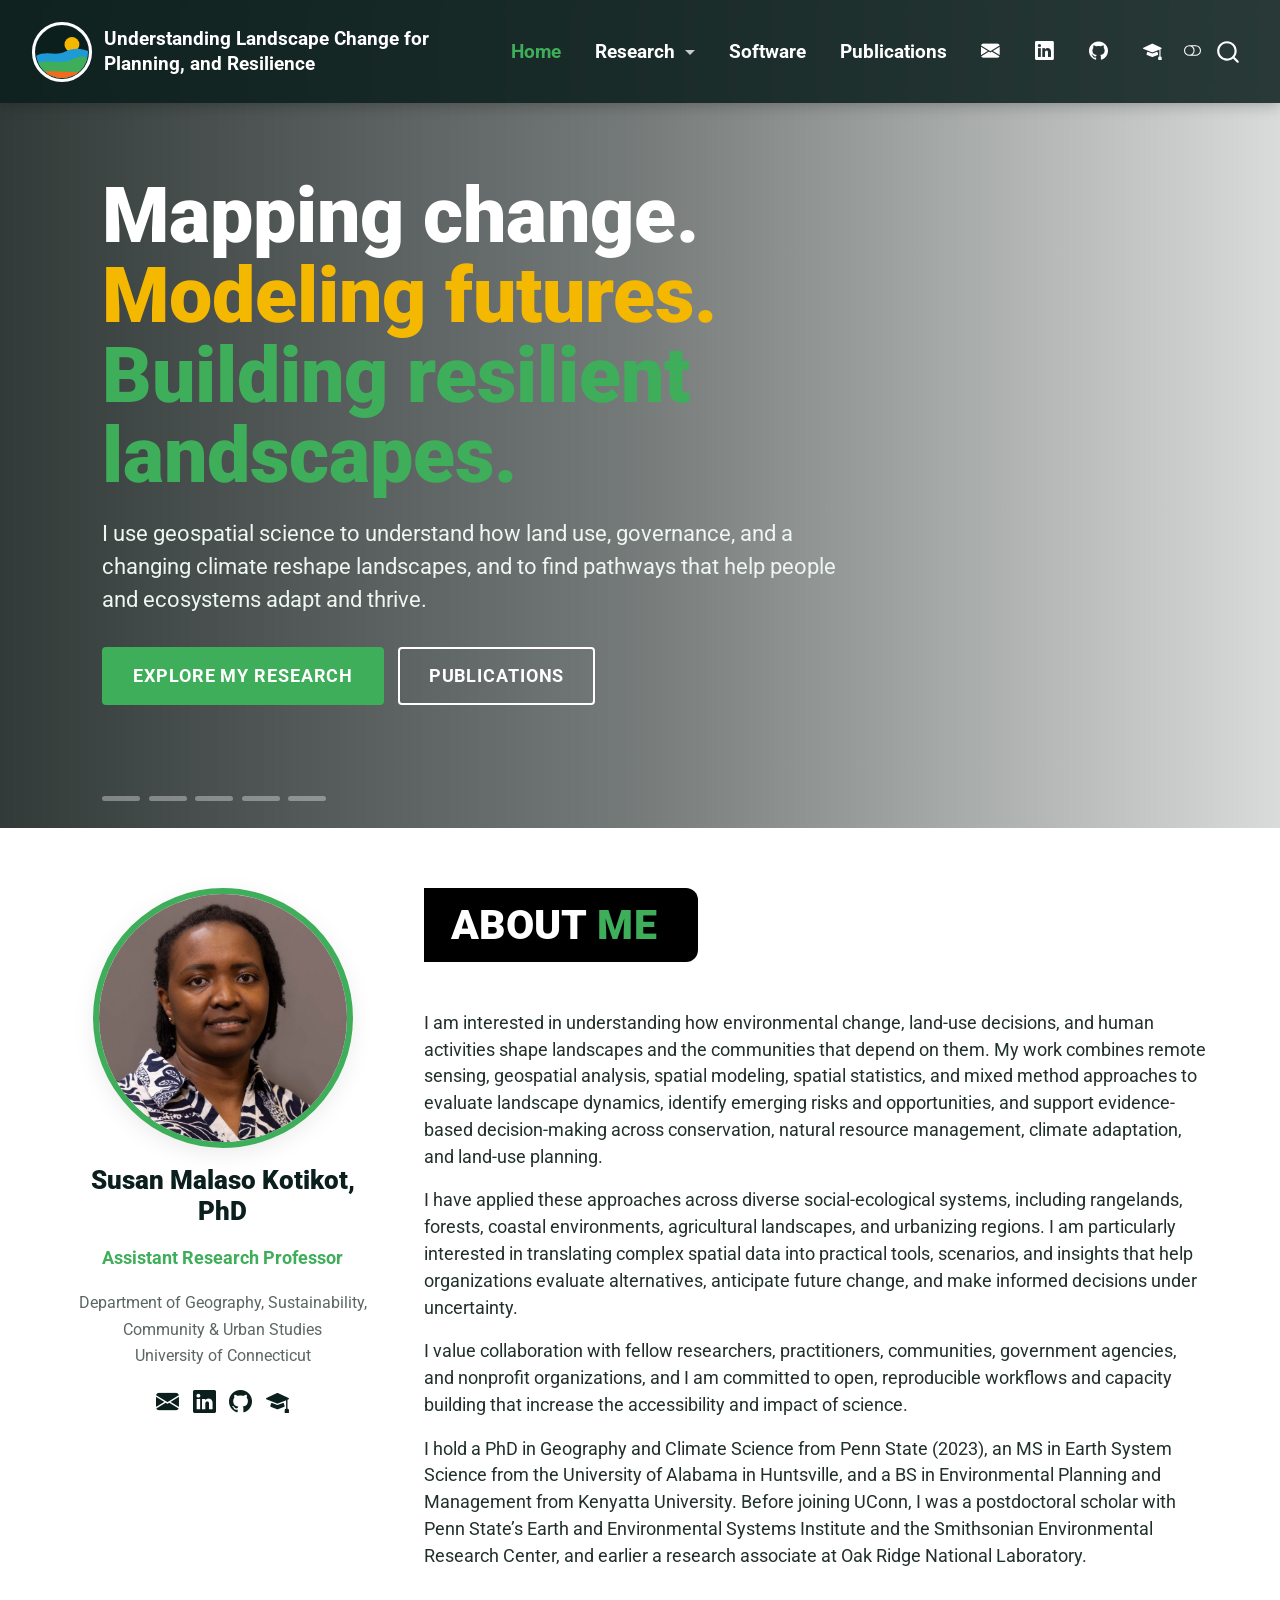
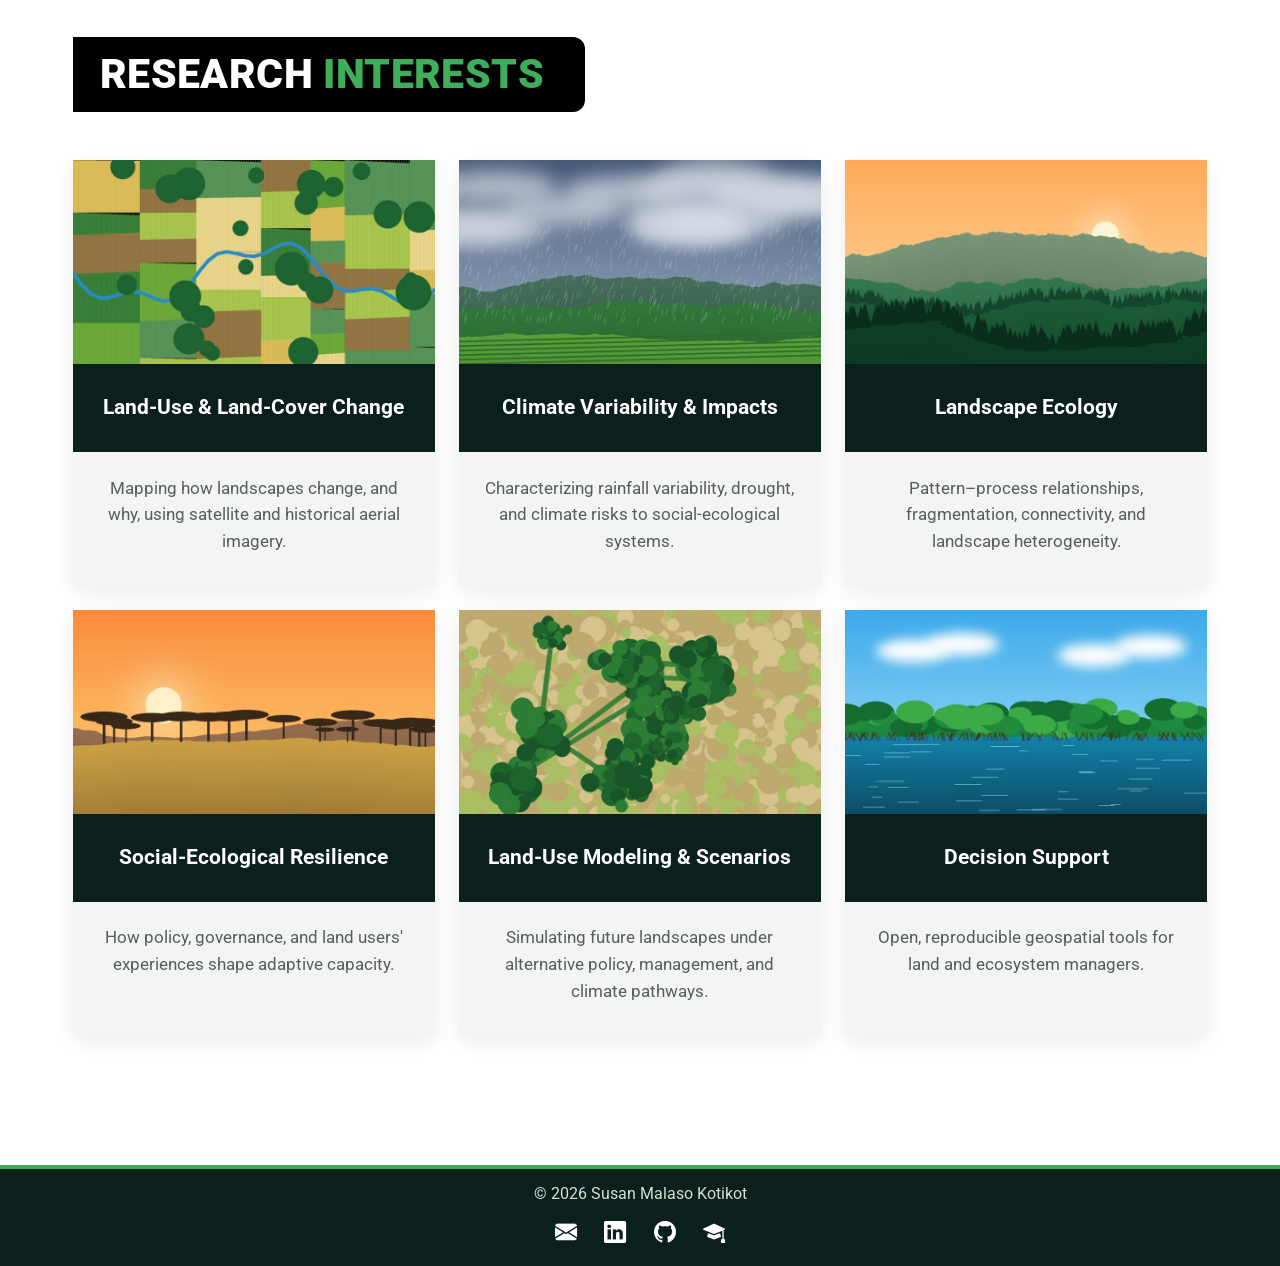
<file: docs/index.html>
<!DOCTYPE html>
<html xmlns="http://www.w3.org/1999/xhtml" lang="en" xml:lang="en"><head>

<meta charset="utf-8">
<meta name="generator" content="quarto-1.10.18">

<meta name="viewport" content="width=device-width, initial-scale=1.0, user-scalable=yes">


<title>Susan M. Kotikot | Land Use &amp; Landscape Resilience – Susan M. Kotikot</title>
<style>
/* Default styles provided by pandoc.
** See https://pandoc.org/MANUAL.html#variables-for-html for config info.
*/
span.smallcaps{font-variant: small-caps;}
div.columns{display: flex; gap: 1.5em;}
div.column{flex: auto;}
@media screen {
div.columns{gap: min(4vw, 1.5em);}
div.column{overflow-x: auto;}
}
div.hanging-indent{margin-left: 1.5em; text-indent: -1.5em;}
ul.task-list{list-style: none;}
ul.task-list li input[type="checkbox"] {
  width: 0.8em;
  margin: 0 0.8em 0.2em -1em; /* quarto-specific, see https://github.com/quarto-dev/quarto-cli/issues/4556 */ 
  vertical-align: middle;
}
</style>


<script src="site_libs/quarto-nav/quarto-nav.js"></script>
<script src="site_libs/quarto-nav/headroom.min.js"></script>
<script src="site_libs/clipboard/clipboard.min.js"></script>
<script src="site_libs/quarto-search/autocomplete.umd.js"></script>
<script src="site_libs/quarto-search/fuse.min.js"></script>
<script src="site_libs/quarto-search/quarto-search.js"></script>
<meta name="quarto:offset" content="./">
<link href="./images/favicon.svg" rel="icon" type="image/svg+xml">
<script src="site_libs/quarto-html/quarto.js" type="module"></script>
<script src="site_libs/quarto-html/tabsets/tabsets.js" type="module"></script>
<script src="site_libs/quarto-html/popper.min.js"></script>
<script src="site_libs/quarto-html/tippy.umd.min.js"></script>
<script src="site_libs/quarto-html/anchor.min.js"></script>
<link href="site_libs/quarto-html/tippy.css" rel="stylesheet">
<link href="site_libs/quarto-html/quarto-syntax-highlighting-64a204ab8560d761af7679ceaba22944.css" rel="stylesheet" class="quarto-color-scheme" id="quarto-text-highlighting-styles">
<link href="site_libs/quarto-html/quarto-syntax-highlighting-dark-b85bc7c33db8c58e0ec93c3465666fed.css" rel="stylesheet" class="quarto-color-scheme quarto-color-alternate" id="quarto-text-highlighting-styles">
<link href="site_libs/quarto-html/quarto-syntax-highlighting-64a204ab8560d761af7679ceaba22944.css" rel="stylesheet" class="quarto-color-scheme-extra" id="quarto-text-highlighting-styles">
<script src="site_libs/bootstrap/bootstrap.min.js"></script>
<link href="site_libs/bootstrap/bootstrap-icons.css" rel="stylesheet">
<link href="site_libs/bootstrap/bootstrap-555fff109348d2eba875f14f81e5dd2b.min.css" rel="stylesheet" append-hash="true" class="quarto-color-scheme" id="quarto-bootstrap" data-mode="light">
<link href="site_libs/bootstrap/bootstrap-dark-d1395a1a0c7d1c39ba06f01dce3caa5e.min.css" rel="stylesheet" append-hash="true" class="quarto-color-scheme quarto-color-alternate" id="quarto-bootstrap" data-mode="dark">
<link href="site_libs/bootstrap/bootstrap-555fff109348d2eba875f14f81e5dd2b.min.css" rel="stylesheet" append-hash="true" class="quarto-color-scheme-extra" id="quarto-bootstrap" data-mode="light">
<script id="quarto-search-options" type="application/json">{
  "location": "navbar",
  "copy-button": false,
  "collapse-after": 3,
  "panel-placement": "end",
  "type": "overlay",
  "limit": 50,
  "keyboard-shortcut": [
    "f",
    "/",
    "s"
  ],
  "show-item-context": false,
  "language": {
    "search-no-results-text": "No results",
    "search-matching-documents-text": "matching documents",
    "search-copy-link-title": "Copy link to search",
    "search-hide-matches-text": "Hide additional matches",
    "search-more-match-text": "more match in this document",
    "search-more-matches-text": "more matches in this document",
    "search-clear-button-title": "Clear",
    "search-text-placeholder": "",
    "search-detached-cancel-button-title": "Cancel",
    "search-submit-button-title": "Submit",
    "search-label": "Search"
  }
}</script>
<style>html{ scroll-behavior: smooth; }</style>


</head>

<body class="nav-fixed quarto-light"><script id="quarto-html-before-body" type="application/javascript">
    const toggleBodyColorMode = (bsSheetEl) => {
      const mode = bsSheetEl.getAttribute("data-mode");
      const bodyEl = window.document.querySelector("body");
      if (mode === "dark") {
        bodyEl.classList.add("quarto-dark");
        bodyEl.classList.remove("quarto-light");
      } else {
        bodyEl.classList.add("quarto-light");
        bodyEl.classList.remove("quarto-dark");
      }
    }
    const toggleBodyColorPrimary = () => {
      const bsSheetEl = window.document.querySelector("link#quarto-bootstrap:not([rel=disabled-stylesheet])");
      if (bsSheetEl) {
        toggleBodyColorMode(bsSheetEl);
      }
    }
    const setColorSchemeToggle = (alternate) => {
      const toggles = window.document.querySelectorAll('.quarto-color-scheme-toggle');
      for (let i=0; i < toggles.length; i++) {
        const toggle = toggles[i];
        if (toggle) {
          if (alternate) {
            toggle.classList.add("alternate");
          } else {
            toggle.classList.remove("alternate");
          }
        }
      }
    };
    const toggleColorMode = (alternate) => {
      // Switch the stylesheets
      const primaryStylesheets = window.document.querySelectorAll('link.quarto-color-scheme:not(.quarto-color-alternate)');
      const alternateStylesheets = window.document.querySelectorAll('link.quarto-color-scheme.quarto-color-alternate');
      manageTransitions('#quarto-margin-sidebar .nav-link', false);
      if (alternate) {
        // note: dark is layered on light, we don't disable primary!
        enableStylesheet(alternateStylesheets);
        for (const sheetNode of alternateStylesheets) {
          if (sheetNode.id === "quarto-bootstrap") {
            toggleBodyColorMode(sheetNode);
          }
        }
      } else {
        disableStylesheet(alternateStylesheets);
        enableStylesheet(primaryStylesheets)
        toggleBodyColorPrimary();
      }
      manageTransitions('#quarto-margin-sidebar .nav-link', true);
      // Switch the toggles
      setColorSchemeToggle(alternate)
      // Hack to workaround the fact that safari doesn't
      // properly recolor the scrollbar when toggling (#1455)
      if (navigator.userAgent.indexOf('Safari') > 0 && navigator.userAgent.indexOf('Chrome') == -1) {
        manageTransitions("body", false);
        window.scrollTo(0, 1);
        setTimeout(() => {
          window.scrollTo(0, 0);
          manageTransitions("body", true);
        }, 40);
      }
    }
    const disableStylesheet = (stylesheets) => {
      for (let i=0; i < stylesheets.length; i++) {
        const stylesheet = stylesheets[i];
        stylesheet.rel = 'disabled-stylesheet';
      }
    }
    const enableStylesheet = (stylesheets) => {
      for (let i=0; i < stylesheets.length; i++) {
        const stylesheet = stylesheets[i];
        if(stylesheet.rel !== 'stylesheet') { // for Chrome, which will still FOUC without this check
          stylesheet.rel = 'stylesheet';
        }
      }
    }
    const manageTransitions = (selector, allowTransitions) => {
      const els = window.document.querySelectorAll(selector);
      for (let i=0; i < els.length; i++) {
        const el = els[i];
        if (allowTransitions) {
          el.classList.remove('notransition');
        } else {
          el.classList.add('notransition');
        }
      }
    }
    const isFileUrl = () => {
      return window.location.protocol === 'file:';
    }
    const hasAlternateSentinel = () => {
      let styleSentinel = getColorSchemeSentinel();
      if (styleSentinel !== null) {
        return styleSentinel === "alternate";
      } else {
        return false;
      }
    }
    const setStyleSentinel = (alternate) => {
      const value = alternate ? "alternate" : "default";
      if (!isFileUrl()) {
        window.localStorage.setItem("quarto-color-scheme", value);
      } else {
        localAlternateSentinel = value;
      }
    }
    const getColorSchemeSentinel = () => {
      if (!isFileUrl()) {
        const storageValue = window.localStorage.getItem("quarto-color-scheme");
        return storageValue != null ? storageValue : localAlternateSentinel;
      } else {
        return localAlternateSentinel;
      }
    }
    const toggleGiscusIfUsed = (isAlternate, darkModeDefault) => {
      const baseTheme = document.querySelector('#giscus-base-theme')?.value ?? 'light';
      const alternateTheme = document.querySelector('#giscus-alt-theme')?.value ?? 'dark';
      let newTheme = '';
      if(authorPrefersDark) {
        newTheme = isAlternate ? baseTheme : alternateTheme;
      } else {
        newTheme = isAlternate ? alternateTheme : baseTheme;
      }
      const changeGiscusTheme = () => {
        // From: https://github.com/giscus/giscus/issues/336
        const sendMessage = (message) => {
          const iframe = document.querySelector('iframe.giscus-frame');
          if (!iframe) return;
          iframe.contentWindow.postMessage({ giscus: message }, 'https://giscus.app');
        }
        sendMessage({
          setConfig: {
            theme: newTheme
          }
        });
      }
      const isGiscussLoaded = window.document.querySelector('iframe.giscus-frame') !== null;
      if (isGiscussLoaded) {
        changeGiscusTheme();
      }
    };
    const authorPrefersDark = false;
    const queryPrefersDark = window.matchMedia('(prefers-color-scheme: dark)');
    const darkModeDefault = queryPrefersDark.matches;
      document.querySelector('link#quarto-text-highlighting-styles.quarto-color-scheme-extra').rel = 'disabled-stylesheet';
      document.querySelector('link#quarto-bootstrap.quarto-color-scheme-extra').rel = 'disabled-stylesheet';
    let localAlternateSentinel = darkModeDefault ? 'alternate' : 'default';
    // Dark / light mode switch
    window.quartoToggleColorScheme = () => {
      // Read the current dark / light value
      let toAlternate = !hasAlternateSentinel();
      toggleColorMode(toAlternate);
      setStyleSentinel(toAlternate);
      toggleGiscusIfUsed(toAlternate, darkModeDefault);
      window.dispatchEvent(new Event('resize'));
    };
    queryPrefersDark.addEventListener("change", e => {
      if(window.localStorage.getItem("quarto-color-scheme") !== null)
        return;
      const alternate = e.matches
      toggleColorMode(alternate);
      localAlternateSentinel = e.matches ? 'alternate' : 'default'; // this is used alongside local storage!
      toggleGiscusIfUsed(alternate, darkModeDefault);
    });
    // Switch to dark mode if need be
    if (hasAlternateSentinel()) {
      toggleColorMode(true);
    } else {
      toggleColorMode(false);
    }
  </script>

<div id="quarto-search-results"></div>
  <header id="quarto-header" class="headroom fixed-top">
    <nav class="navbar navbar-expand-lg " data-bs-theme="dark">
      <div class="navbar-container container-fluid">
      <div class="navbar-brand-container mx-auto">
    <a href="./index.html" class="navbar-brand navbar-brand-logo">
    <img src="./images/logo.svg" alt="Susan M. Kotikot logo" class="navbar-logo light-content">
    <img src="./images/logo.svg" alt="Susan M. Kotikot logo" class="navbar-logo dark-content">
    </a>
    <a class="navbar-brand" href="./index.html">
    <span class="navbar-title">Understanding Landscape Change for Planning, and Resilience</span>
    </a>
  </div>
            <div id="quarto-search" class="" title="Search"></div>
          <button class="navbar-toggler" type="button" data-bs-toggle="collapse" data-bs-target="#navbarCollapse" aria-controls="navbarCollapse" role="menu" aria-expanded="false" aria-label="Toggle navigation" onclick="if (window.quartoToggleHeadroom) { window.quartoToggleHeadroom(); }">
  <span class="navbar-toggler-icon"></span>
</button>
          <div class="collapse navbar-collapse" id="navbarCollapse">
            <ul class="navbar-nav navbar-nav-scroll me-auto">
  <li class="nav-item">
    <a class="nav-link active" href="./index.html" aria-current="page"> 
<span class="menu-text">Home</span></a>
  </li>  
  <li class="nav-item dropdown ">
    <a class="nav-link dropdown-toggle" href="#" id="nav-menu-research" role="link" data-bs-toggle="dropdown" aria-expanded="false">
 <span class="menu-text">Research</span>
    </a>
    <ul class="dropdown-menu" aria-labelledby="nav-menu-research">    
        <li>
    <a class="dropdown-item" href="./research.html">
 <span class="dropdown-text">All research themes</span></a>
  </li>  
        <li><hr class="dropdown-divider"></li>
        <li>
    <a class="dropdown-item" href="./research.html#mapping-spatiotemporal-patterns-of-dynamic-landscapes">
 <span class="dropdown-text">Mapping dynamic landscapes</span></a>
  </li>  
        <li>
    <a class="dropdown-item" href="./research.html#modeling-integrated-landscapes-for-social-ecological-resilience">
 <span class="dropdown-text">Modeling integrated landscapes</span></a>
  </li>  
        <li>
    <a class="dropdown-item" href="./research.html#transdisciplinary-research-for-landscape-management">
 <span class="dropdown-text">Research for landscape management</span></a>
  </li>  
    </ul>
  </li>
  <li class="nav-item">
    <a class="nav-link" href="./software.html"> 
<span class="menu-text">Software</span></a>
  </li>  
  <li class="nav-item">
    <a class="nav-link" href="./publications.html"> 
<span class="menu-text">Publications</span></a>
  </li>  
</ul>
            <ul class="navbar-nav navbar-nav-scroll ms-auto">
  <li class="nav-item compact">
    <a class="nav-link" href="mailto:susan.kotikot@uconn.edu"> <i class="bi bi-envelope-fill" role="img" aria-label="Email">
</i> 
<span class="menu-text"></span></a>
  </li>  
  <li class="nav-item compact">
    <a class="nav-link" href="https://www.linkedin.com/in/susankotikot"> <i class="bi bi-linkedin" role="img" aria-label="LinkedIn">
</i> 
<span class="menu-text"></span></a>
  </li>  
  <li class="nav-item compact">
    <a class="nav-link" href="https://github.com/skotikot"> <i class="bi bi-github" role="img" aria-label="GitHub">
</i> 
<span class="menu-text"></span></a>
  </li>  
  <li class="nav-item compact">
    <a class="nav-link" href="https://scholar.google.com/citations?user=GiHpEEsAAAAJ&amp;hl=en"> <i class="bi bi-mortarboard-fill" role="img" aria-label="Google Scholar">
</i> 
<span class="menu-text"></span></a>
  </li>  
</ul>
          </div> <!-- /navcollapse -->
            <div class="quarto-navbar-tools">
  <a href="" class="quarto-color-scheme-toggle quarto-navigation-tool  px-1" onclick="window.quartoToggleColorScheme(); return false;" title="Toggle dark mode"><i class="bi"></i></a>
</div>
      </div> <!-- /container-fluid -->
    </nav>
</header>
<!-- content -->
<div id="quarto-content" class="quarto-container page-columns page-rows-contents page-layout-full page-navbar">
<!-- sidebar -->
<!-- margin-sidebar -->
    
<!-- main -->
<main class="content page-columns page-full column-body" id="quarto-document-content"><header id="title-block-header" class="quarto-title-block"></header>





<style>
  /* Home page only: navbar floats over the hero slideshow */
    #quarto-content, main.content { padding-top: 0 !important; margin-top: 0 !important; }
  body { padding-top: 0 !important; }
  .hero { margin-top: -16px !important; }
  main.content > *:first-child { margin-top: 0; }
</style>
<div class="hero column-screen">
<div class="slide" style="background-image: url(images/placeholders/forest.jpg);">

</div>
<div class="slide" style="background-image: url(images/placeholders/savanna.jpg);">

</div>
<div class="slide" style="background-image: url(images/placeholders/farmland.jpg);">

</div>
<div class="slide" style="background-image: url(images/placeholders/mangrove.jpg);">

</div>
<div class="slide" style="background-image: url(images/placeholders/highlands.jpg);">

</div>
<div class="overlay">

</div>
<div class="hero-content">
<div class="slogan">
Mapping change.<br><span class="y">Modeling futures.</span><br><span class="g">Building resilient landscapes.</span>
</div>
<p class="lede">
I use geospatial science to understand how land use, governance, and a changing climate reshape landscapes, and to find pathways that help people and ecosystems adapt and thrive.
</p>
<div>
<a class="btn-solid" href="research.html">Explore my research</a><a class="btn-outline" href="publications.html">Publications</a>
</div>
</div>
<div class="dots">
<i></i><i></i><i></i><i></i><i></i>
</div>
</div>
<div class="column-page">
<div class="about">
<div class="id-card">
<p><img src="images/profile.jpg" class="profile img-fluid" alt="Portrait of Susan Kotikot"></p>
<p><span class="who">Susan Malaso Kotikot, PhD</span></p>
<p><span class="role">Assistant Research Professor</span></p>
<p><span class="dept">Department of Geography, Sustainability, Community &amp; Urban Studies<br>University of Connecticut</span></p>
<div class="socials">
<a href="mailto:susan.kotikot@uconn.edu" aria-label="Email"><i class="bi bi-envelope-fill"></i></a><a href="https://www.linkedin.com/in/susankotikot" aria-label="LinkedIn"><i class="bi bi-linkedin"></i></a><a href="https://github.com/skotikot" aria-label="GitHub"><i class="bi bi-github"></i></a><a href="https://scholar.google.com/citations?user=GiHpEEsAAAAJ&amp;hl=en" aria-label="Google Scholar"><i class="bi bi-mortarboard-fill"></i></a>
</div>
</div>
<div>
<p><span class="section-tab">About <span>me</span></span></p>
<p>I am interested in understanding how environmental change, land-use decisions, and human activities shape landscapes and the communities that depend on them. My work combines remote sensing, geospatial analysis, spatial modeling, spatial statistics, and mixed method approaches to evaluate landscape dynamics, identify emerging risks and opportunities, and support evidence-based decision-making across conservation, natural resource management, climate adaptation, and land-use planning.</p>
<p>I have applied these approaches across diverse social-ecological systems, including rangelands, forests, coastal environments, agricultural landscapes, and urbanizing regions. I am particularly interested in translating complex spatial data into practical tools, scenarios, and insights that help organizations evaluate alternatives, anticipate future change, and make informed decisions under uncertainty.</p>
<p>I value collaboration with fellow researchers, practitioners, communities, government agencies, and nonprofit organizations, and I am committed to open, reproducible workflows and capacity building that increase the accessibility and impact of science.</p>
<p>I hold a PhD in Geography and Climate Science from Penn State (2023), an MS in Earth System Science from the University of Alabama in Huntsville, and a BS in Environmental Planning and Management from Kenyatta University. Before joining UConn, I was a postdoctoral scholar with Penn State’s Earth and Environmental Systems Institute and the Smithsonian Environmental Research Center, and earlier a research associate at Oak Ridge National Laboratory.</p>
</div>
</div>
<p><span class="section-tab">Research <span>Interests</span></span></p>
<div class="ri-grid">
  <div class="ri-card"><div class="ri-img"><img src="images/placeholders/card-farmland.jpg" alt=""></div>
    <div class="ri-title">Land-Use &amp; Land-Cover Change</div>
    <div class="ri-body">Mapping how landscapes change, and why, using satellite and historical aerial imagery.</div></div>
  <div class="ri-card"><div class="ri-img"><img src="images/placeholders/card-highlands.jpg" alt=""></div>
    <div class="ri-title">Climate Variability &amp; Impacts</div>
    <div class="ri-body">Characterizing rainfall variability, drought, and climate risks to social-ecological systems.</div></div>
  <div class="ri-card"><div class="ri-img"><img src="images/placeholders/card-forest.jpg" alt=""></div>
    <div class="ri-title">Landscape Ecology</div>
    <div class="ri-body">Pattern–process relationships, fragmentation, connectivity, and landscape heterogeneity.</div></div>
  <div class="ri-card"><div class="ri-img"><img src="images/placeholders/card-savanna.jpg" alt=""></div>
    <div class="ri-title">Social-Ecological Resilience</div>
    <div class="ri-body">How policy, governance, and land users' experiences shape adaptive capacity.</div></div>
  <div class="ri-card"><div class="ri-img"><img src="images/placeholders/card-patches.jpg" alt=""></div>
    <div class="ri-title">Land-Use Modeling &amp; Scenarios</div>
    <div class="ri-body">Simulating future landscapes under alternative policy, management, and climate pathways.</div></div>
  <div class="ri-card"><div class="ri-img"><img src="images/placeholders/card-mangrove.jpg" alt=""></div>
    <div class="ri-title">Decision Support</div>
    <div class="ri-body">Open, reproducible geospatial tools for land and ecosystem managers.</div></div>
</div>
</div>



</main> <!-- /main -->
<script id="quarto-html-after-body" type="application/javascript">
  window.document.addEventListener("DOMContentLoaded", function (event) {
    // Ensure there is a toggle, if there isn't float one in the top right
    if (window.document.querySelector('.quarto-color-scheme-toggle') === null) {
      const a = window.document.createElement('a');
      a.classList.add('top-right');
      a.classList.add('quarto-color-scheme-toggle');
      a.href = "";
      a.onclick = function() { try { window.quartoToggleColorScheme(); } catch {} return false; };
      const i = window.document.createElement("i");
      i.classList.add('bi');
      a.appendChild(i);
      window.document.body.appendChild(a);
    }
    setColorSchemeToggle(hasAlternateSentinel())
    const icon = "";
    const anchorJS = new window.AnchorJS();
    anchorJS.options = {
      placement: 'right',
      icon: icon
    };
    anchorJS.add('.anchored');
    const isCodeAnnotation = (el) => {
      for (const clz of el.classList) {
        if (clz.startsWith('code-annotation-')) {                     
          return true;
        }
      }
      return false;
    }
    const onCopySuccess = function(e) {
      // button target
      const button = e.trigger;
      // don't keep focus
      button.blur();
      // flash "checked"
      button.classList.add('code-copy-button-checked');
      var currentTitle = button.getAttribute("title");
      button.setAttribute("title", "Copied!");
      let tooltip;
      if (window.bootstrap) {
        button.setAttribute("data-bs-toggle", "tooltip");
        button.setAttribute("data-bs-placement", "left");
        button.setAttribute("data-bs-title", "Copied!");
        tooltip = new bootstrap.Tooltip(button, 
          { trigger: "manual", 
            customClass: "code-copy-button-tooltip",
            offset: [0, -8]});
        tooltip.show();    
      }
      setTimeout(function() {
        if (tooltip) {
          tooltip.hide();
          button.removeAttribute("data-bs-title");
          button.removeAttribute("data-bs-toggle");
          button.removeAttribute("data-bs-placement");
        }
        button.setAttribute("title", currentTitle);
        button.classList.remove('code-copy-button-checked');
      }, 1000);
      // clear code selection
      e.clearSelection();
    }
    const getTextToCopy = function(trigger) {
      const outerScaffold = trigger.parentElement.cloneNode(true);
      const codeEl = outerScaffold.querySelector('code');
      for (const childEl of codeEl.children) {
        if (isCodeAnnotation(childEl)) {
          childEl.remove();
        }
      }
      return codeEl.innerText;
    }
    const clipboard = new window.ClipboardJS('.code-copy-button:not([data-in-quarto-modal])', {
      text: getTextToCopy
    });
    clipboard.on('success', onCopySuccess);
    if (window.document.getElementById('quarto-embedded-source-code-modal')) {
      const clipboardModal = new window.ClipboardJS('.code-copy-button[data-in-quarto-modal]', {
        text: getTextToCopy,
        container: window.document.getElementById('quarto-embedded-source-code-modal')
      });
      clipboardModal.on('success', onCopySuccess);
    }
      var localhostRegex = new RegExp(/^(?:http|https):\/\/localhost\:?[0-9]*\//);
      var mailtoRegex = new RegExp(/^mailto:/);
        var filterRegex = new RegExp('/' + window.location.host + '/');
      var isInternal = (href) => {
          return filterRegex.test(href) || localhostRegex.test(href) || mailtoRegex.test(href);
      }
      // Inspect non-navigation links and adorn them if external
     var links = window.document.querySelectorAll('a[href]:not(.nav-link):not(.navbar-brand):not(.toc-action):not(.sidebar-link):not(.sidebar-item-toggle):not(.pagination-link):not(.no-external):not([aria-hidden]):not(.dropdown-item):not(.quarto-navigation-tool):not(.about-link)');
      for (var i=0; i<links.length; i++) {
        const link = links[i];
        if (!isInternal(link.href)) {
          // undo the damage that might have been done by quarto-nav.js in the case of
          // links that we want to consider external
          if (link.dataset.originalHref !== undefined) {
            link.href = link.dataset.originalHref;
          }
            // target, if specified
            link.setAttribute("target", "_blank");
            if (link.getAttribute("rel") === null) {
              link.setAttribute("rel", "noopener");
            }
        }
      }
    function tippyHover(el, contentFn, onTriggerFn, onUntriggerFn) {
      const config = {
        allowHTML: true,
        maxWidth: 500,
        delay: 100,
        arrow: false,
        appendTo: function(el) {
            return el.parentElement;
        },
        interactive: true,
        interactiveBorder: 10,
        theme: 'quarto',
        placement: 'bottom-start',
      };
      if (contentFn) {
        config.content = contentFn;
      }
      if (onTriggerFn) {
        config.onTrigger = onTriggerFn;
      }
      if (onUntriggerFn) {
        config.onUntrigger = onUntriggerFn;
      }
      window.tippy(el, config); 
    }
    const noterefs = window.document.querySelectorAll('a[role="doc-noteref"]');
    for (var i=0; i<noterefs.length; i++) {
      const ref = noterefs[i];
      tippyHover(ref, function() {
        // use id or data attribute instead here
        let href = ref.getAttribute('data-footnote-href') || ref.getAttribute('href');
        try { href = new URL(href).hash; } catch {}
        const id = href.replace(/^#\/?/, "");
        const note = window.document.getElementById(id);
        if (note) {
          return note.innerHTML;
        } else {
          return "";
        }
      });
    }
    const xrefs = window.document.querySelectorAll('a.quarto-xref');
    const processXRef = (id, note) => {
      // Strip column container classes
      const stripColumnClz = (el) => {
        el.classList.remove("page-full", "page-columns");
        if (el.children) {
          for (const child of el.children) {
            stripColumnClz(child);
          }
        }
      }
      stripColumnClz(note)
      if (id === null || id.startsWith('sec-')) {
        // Special case sections, only their first couple elements
        const container = document.createElement("div");
        if (note.children && note.children.length > 2) {
          container.appendChild(note.children[0].cloneNode(true));
          for (let i = 1; i < note.children.length; i++) {
            const child = note.children[i];
            if (child.tagName === "P" && child.innerText === "") {
              continue;
            } else {
              container.appendChild(child.cloneNode(true));
              break;
            }
          }
          if (window.Quarto?.typesetMath) {
            window.Quarto.typesetMath(container);
          }
          return container.innerHTML
        } else {
          if (window.Quarto?.typesetMath) {
            window.Quarto.typesetMath(note);
          }
          return note.innerHTML;
        }
      } else {
        // Remove any anchor links if they are present
        const anchorLink = note.querySelector('a.anchorjs-link');
        if (anchorLink) {
          anchorLink.remove();
        }
        if (window.Quarto?.typesetMath) {
          window.Quarto.typesetMath(note);
        }
        if (note.classList.contains("callout")) {
          return note.outerHTML;
        } else {
          return note.innerHTML;
        }
      }
    }
    for (var i=0; i<xrefs.length; i++) {
      const xref = xrefs[i];
      tippyHover(xref, undefined, function(instance) {
        instance.disable();
        let url = xref.getAttribute('href');
        let hash = undefined; 
        if (url.startsWith('#')) {
          hash = url;
        } else {
          try { hash = new URL(url).hash; } catch {}
        }
        if (hash) {
          const id = hash.replace(/^#\/?/, "");
          const note = window.document.getElementById(id);
          if (note !== null) {
            try {
              const html = processXRef(id, note.cloneNode(true));
              instance.setContent(html);
            } finally {
              instance.enable();
              instance.show();
            }
          } else {
            // See if we can fetch this
            fetch(url.split('#')[0])
            .then(res => res.text())
            .then(html => {
              const parser = new DOMParser();
              const htmlDoc = parser.parseFromString(html, "text/html");
              const note = htmlDoc.getElementById(id);
              if (note !== null) {
                const html = processXRef(id, note);
                instance.setContent(html);
              } 
            }).finally(() => {
              instance.enable();
              instance.show();
            });
          }
        } else {
          // See if we can fetch a full url (with no hash to target)
          // This is a special case and we should probably do some content thinning / targeting
          fetch(url)
          .then(res => res.text())
          .then(html => {
            const parser = new DOMParser();
            const htmlDoc = parser.parseFromString(html, "text/html");
            const note = htmlDoc.querySelector('main.content');
            if (note !== null) {
              // This should only happen for chapter cross references
              // (since there is no id in the URL)
              // remove the first header
              if (note.children.length > 0 && note.children[0].tagName === "HEADER") {
                note.children[0].remove();
              }
              const html = processXRef(null, note);
              instance.setContent(html);
            } 
          }).finally(() => {
            instance.enable();
            instance.show();
          });
        }
      }, function(instance) {
      });
    }
        let selectedAnnoteEl;
        const selectorForAnnotation = ( cell, annotation) => {
          let cellAttr = 'data-code-cell="' + cell + '"';
          let lineAttr = 'data-code-annotation="' +  annotation + '"';
          const selector = 'span[' + cellAttr + '][' + lineAttr + ']';
          return selector;
        }
        const selectCodeLines = (annoteEl) => {
          const doc = window.document;
          const targetCell = annoteEl.getAttribute("data-target-cell");
          const targetAnnotation = annoteEl.getAttribute("data-target-annotation");
          const annoteSpan = window.document.querySelector(selectorForAnnotation(targetCell, targetAnnotation));
          const lines = annoteSpan.getAttribute("data-code-lines").split(",");
          const lineIds = lines.map((line) => {
            return targetCell + "-" + line;
          })
          let top = null;
          let height = null;
          let parent = null;
          if (lineIds.length > 0) {
              //compute the position of the single el (top and bottom and make a div)
              const el = window.document.getElementById(lineIds[0]);
              top = el.offsetTop;
              height = el.offsetHeight;
              parent = el.parentElement.parentElement;
            if (lineIds.length > 1) {
              const lastEl = window.document.getElementById(lineIds[lineIds.length - 1]);
              const bottom = lastEl.offsetTop + lastEl.offsetHeight;
              height = bottom - top;
            }
            if (top !== null && height !== null && parent !== null) {
              // cook up a div (if necessary) and position it 
              let div = window.document.getElementById("code-annotation-line-highlight");
              if (div === null) {
                div = window.document.createElement("div");
                div.setAttribute("id", "code-annotation-line-highlight");
                div.style.position = 'absolute';
                parent.appendChild(div);
              }
              div.style.top = top - 2 + "px";
              div.style.height = height + 4 + "px";
              div.style.left = 0;
              let gutterDiv = window.document.getElementById("code-annotation-line-highlight-gutter");
              if (gutterDiv === null) {
                gutterDiv = window.document.createElement("div");
                gutterDiv.setAttribute("id", "code-annotation-line-highlight-gutter");
                gutterDiv.style.position = 'absolute';
                const codeCell = window.document.getElementById(targetCell);
                const gutter = codeCell.querySelector('.code-annotation-gutter');
                gutter.appendChild(gutterDiv);
              }
              gutterDiv.style.top = top - 2 + "px";
              gutterDiv.style.height = height + 4 + "px";
            }
            selectedAnnoteEl = annoteEl;
          }
        };
        const unselectCodeLines = () => {
          const elementsIds = ["code-annotation-line-highlight", "code-annotation-line-highlight-gutter"];
          elementsIds.forEach((elId) => {
            const div = window.document.getElementById(elId);
            if (div) {
              div.remove();
            }
          });
          selectedAnnoteEl = undefined;
        };
          // Handle positioning of the toggle
      window.addEventListener(
        "resize",
        throttle(() => {
          elRect = undefined;
          if (selectedAnnoteEl) {
            selectCodeLines(selectedAnnoteEl);
          }
        }, 10)
      );
      function throttle(fn, ms) {
      let throttle = false;
      let timer;
        return (...args) => {
          if(!throttle) { // first call gets through
              fn.apply(this, args);
              throttle = true;
          } else { // all the others get throttled
              if(timer) clearTimeout(timer); // cancel #2
              timer = setTimeout(() => {
                fn.apply(this, args);
                timer = throttle = false;
              }, ms);
          }
        };
      }
        // Attach click handler to the DT
        const annoteDls = window.document.querySelectorAll('dt[data-target-cell]');
        for (const annoteDlNode of annoteDls) {
          annoteDlNode.addEventListener('click', (event) => {
            const clickedEl = event.target;
            if (clickedEl !== selectedAnnoteEl) {
              unselectCodeLines();
              const activeEl = window.document.querySelector('dt[data-target-cell].code-annotation-active');
              if (activeEl) {
                activeEl.classList.remove('code-annotation-active');
              }
              selectCodeLines(clickedEl);
              clickedEl.classList.add('code-annotation-active');
            } else {
              // Unselect the line
              unselectCodeLines();
              clickedEl.classList.remove('code-annotation-active');
            }
          });
        }
    const findCites = (el) => {
      const parentEl = el.parentElement;
      if (parentEl) {
        const cites = parentEl.dataset.cites;
        if (cites) {
          return {
            el,
            cites: cites.split(' ')
          };
        } else {
          return findCites(el.parentElement)
        }
      } else {
        return undefined;
      }
    };
    var bibliorefs = window.document.querySelectorAll('a[role="doc-biblioref"]');
    for (var i=0; i<bibliorefs.length; i++) {
      const ref = bibliorefs[i];
      const citeInfo = findCites(ref);
      if (citeInfo) {
        tippyHover(citeInfo.el, function() {
          var popup = window.document.createElement('div');
          citeInfo.cites.forEach(function(cite) {
            var citeDiv = window.document.createElement('div');
            citeDiv.classList.add('hanging-indent');
            citeDiv.classList.add('csl-entry');
            var biblioDiv = window.document.getElementById('ref-' + cite);
            if (biblioDiv) {
              citeDiv.innerHTML = biblioDiv.innerHTML;
            }
            popup.appendChild(citeDiv);
          });
          return popup.innerHTML;
        });
      }
    }
  });
  </script>
</div> <!-- /content -->
<footer class="footer">
  <div class="nav-footer">
    <div class="nav-footer-left">
      &nbsp;
    </div>   
    <div class="nav-footer-center">
      <ul class="footer-items list-unstyled">
    <li class="nav-item">
 © 2026 Susan Malaso Kotikot
  </li>  
    <li class="nav-item compact">
    <a class="nav-link" href="mailto:susan.kotikot@uconn.edu">
      <i class="bi bi-envelope-fill" role="img" aria-label="Email">
</i> 
    </a>
  </li>  
    <li class="nav-item compact">
    <a class="nav-link" href="https://www.linkedin.com/in/susankotikot">
      <i class="bi bi-linkedin" role="img" aria-label="LinkedIn">
</i> 
    </a>
  </li>  
    <li class="nav-item compact">
    <a class="nav-link" href="https://github.com/skotikot">
      <i class="bi bi-github" role="img" aria-label="GitHub">
</i> 
    </a>
  </li>  
    <li class="nav-item compact">
    <a class="nav-link" href="https://scholar.google.com/citations?user=GiHpEEsAAAAJ&amp;hl=en">
      <i class="bi bi-mortarboard-fill" role="img" aria-label="Google Scholar">
</i> 
    </a>
  </li>  
</ul>
    </div>
    <div class="nav-footer-right">
      &nbsp;
    </div>
  </div>
</footer>




<script src="site_libs/quarto-html/zenscroll-min.js"></script>
</body></html>
</file>
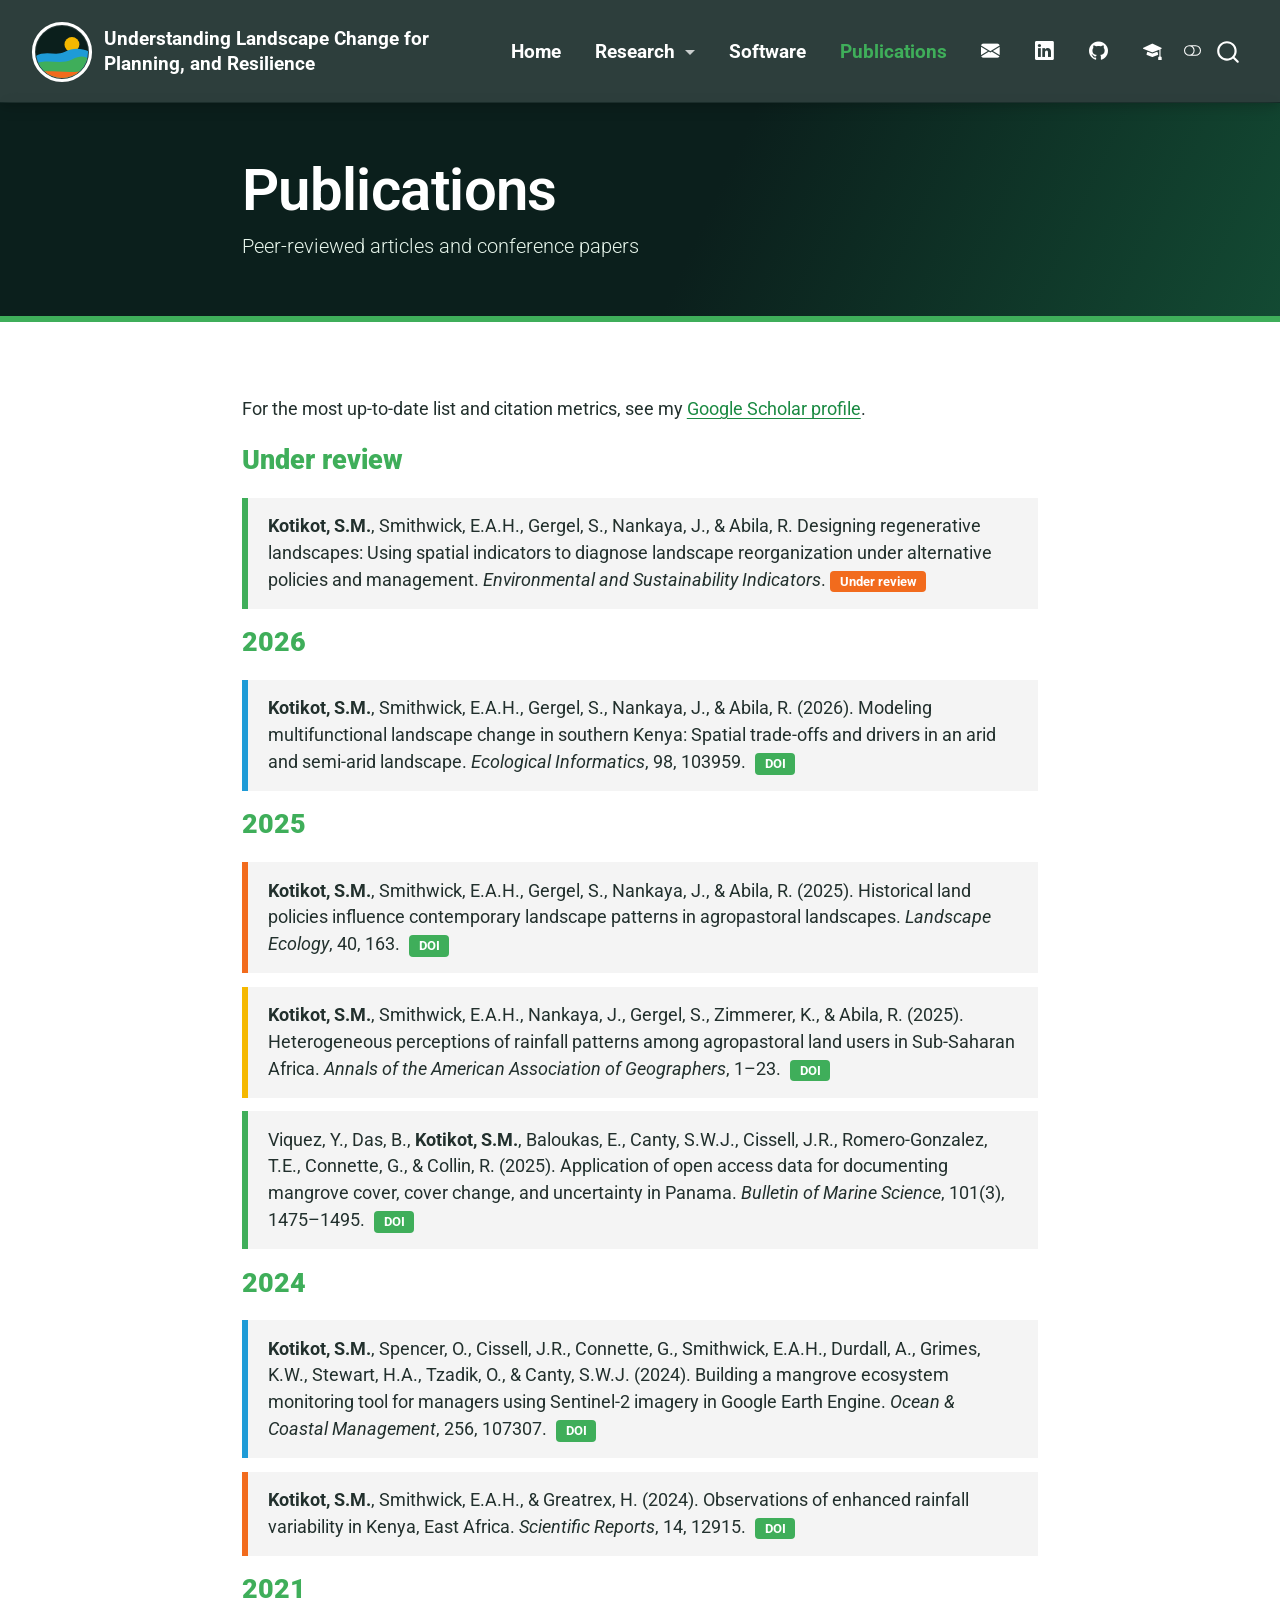
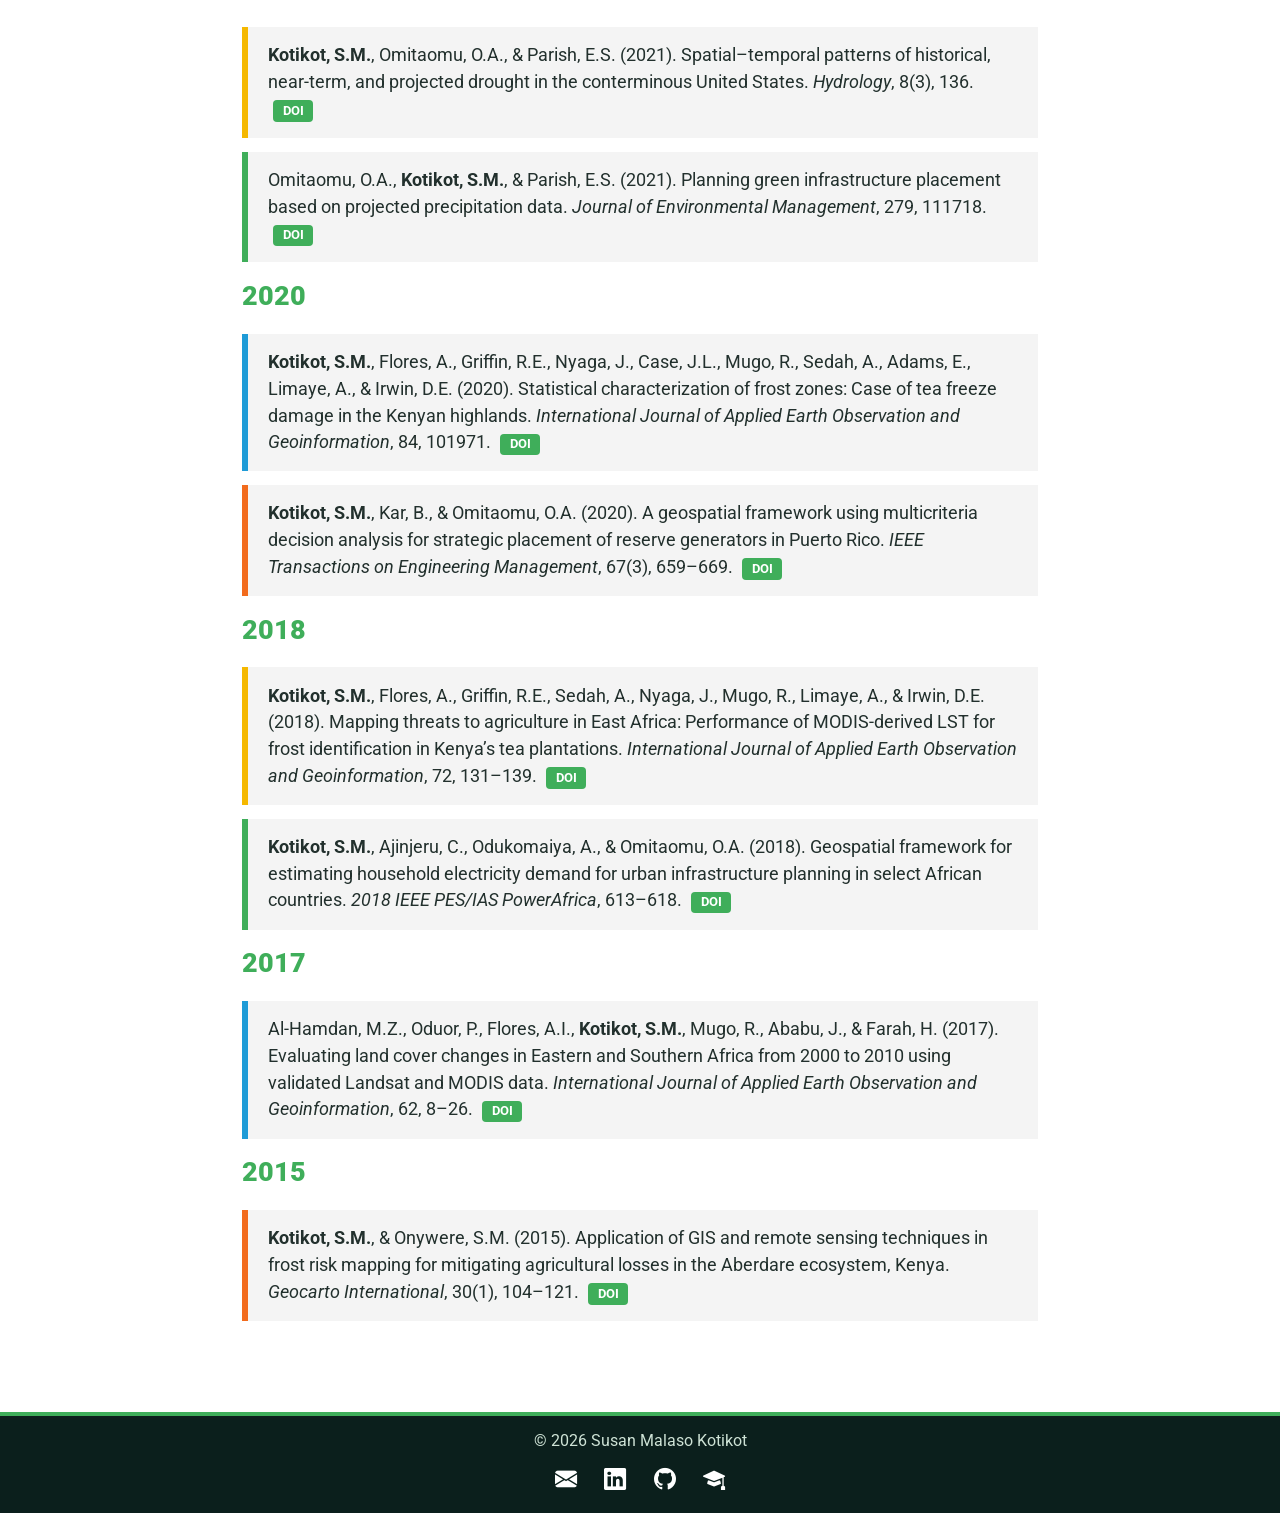
<file: docs/publications.html>
<!DOCTYPE html>
<html xmlns="http://www.w3.org/1999/xhtml" lang="en" xml:lang="en"><head>

<meta charset="utf-8">
<meta name="generator" content="quarto-1.10.18">

<meta name="viewport" content="width=device-width, initial-scale=1.0, user-scalable=yes">


<title>Publications – Susan M. Kotikot</title>
<style>
/* Default styles provided by pandoc.
** See https://pandoc.org/MANUAL.html#variables-for-html for config info.
*/
span.smallcaps{font-variant: small-caps;}
div.columns{display: flex; gap: 1.5em;}
div.column{flex: auto;}
@media screen {
div.columns{gap: min(4vw, 1.5em);}
div.column{overflow-x: auto;}
}
div.hanging-indent{margin-left: 1.5em; text-indent: -1.5em;}
ul.task-list{list-style: none;}
ul.task-list li input[type="checkbox"] {
  width: 0.8em;
  margin: 0 0.8em 0.2em -1em; /* quarto-specific, see https://github.com/quarto-dev/quarto-cli/issues/4556 */ 
  vertical-align: middle;
}
</style>


<script src="site_libs/quarto-nav/quarto-nav.js"></script>
<script src="site_libs/quarto-nav/headroom.min.js"></script>
<script src="site_libs/clipboard/clipboard.min.js"></script>
<script src="site_libs/quarto-search/autocomplete.umd.js"></script>
<script src="site_libs/quarto-search/fuse.min.js"></script>
<script src="site_libs/quarto-search/quarto-search.js"></script>
<meta name="quarto:offset" content="./">
<link href="./images/favicon.svg" rel="icon" type="image/svg+xml">
<script src="site_libs/quarto-html/quarto.js" type="module"></script>
<script src="site_libs/quarto-html/tabsets/tabsets.js" type="module"></script>
<script src="site_libs/quarto-html/popper.min.js"></script>
<script src="site_libs/quarto-html/tippy.umd.min.js"></script>
<script src="site_libs/quarto-html/anchor.min.js"></script>
<link href="site_libs/quarto-html/tippy.css" rel="stylesheet">
<link href="site_libs/quarto-html/quarto-syntax-highlighting-64a204ab8560d761af7679ceaba22944.css" rel="stylesheet" class="quarto-color-scheme" id="quarto-text-highlighting-styles">
<link href="site_libs/quarto-html/quarto-syntax-highlighting-dark-b85bc7c33db8c58e0ec93c3465666fed.css" rel="stylesheet" class="quarto-color-scheme quarto-color-alternate" id="quarto-text-highlighting-styles">
<link href="site_libs/quarto-html/quarto-syntax-highlighting-64a204ab8560d761af7679ceaba22944.css" rel="stylesheet" class="quarto-color-scheme-extra" id="quarto-text-highlighting-styles">
<script src="site_libs/bootstrap/bootstrap.min.js"></script>
<link href="site_libs/bootstrap/bootstrap-icons.css" rel="stylesheet">
<link href="site_libs/bootstrap/bootstrap-555fff109348d2eba875f14f81e5dd2b.min.css" rel="stylesheet" append-hash="true" class="quarto-color-scheme" id="quarto-bootstrap" data-mode="light">
<link href="site_libs/bootstrap/bootstrap-dark-d1395a1a0c7d1c39ba06f01dce3caa5e.min.css" rel="stylesheet" append-hash="true" class="quarto-color-scheme quarto-color-alternate" id="quarto-bootstrap" data-mode="dark">
<link href="site_libs/bootstrap/bootstrap-555fff109348d2eba875f14f81e5dd2b.min.css" rel="stylesheet" append-hash="true" class="quarto-color-scheme-extra" id="quarto-bootstrap" data-mode="light">
<script id="quarto-search-options" type="application/json">{
  "location": "navbar",
  "copy-button": false,
  "collapse-after": 3,
  "panel-placement": "end",
  "type": "overlay",
  "limit": 50,
  "keyboard-shortcut": [
    "f",
    "/",
    "s"
  ],
  "show-item-context": false,
  "language": {
    "search-no-results-text": "No results",
    "search-matching-documents-text": "matching documents",
    "search-copy-link-title": "Copy link to search",
    "search-hide-matches-text": "Hide additional matches",
    "search-more-match-text": "more match in this document",
    "search-more-matches-text": "more matches in this document",
    "search-clear-button-title": "Clear",
    "search-text-placeholder": "",
    "search-detached-cancel-button-title": "Cancel",
    "search-submit-button-title": "Submit",
    "search-label": "Search"
  }
}</script>
<style>html{ scroll-behavior: smooth; }</style>


</head>

<body class="nav-fixed fullcontent quarto-light"><script id="quarto-html-before-body" type="application/javascript">
    const toggleBodyColorMode = (bsSheetEl) => {
      const mode = bsSheetEl.getAttribute("data-mode");
      const bodyEl = window.document.querySelector("body");
      if (mode === "dark") {
        bodyEl.classList.add("quarto-dark");
        bodyEl.classList.remove("quarto-light");
      } else {
        bodyEl.classList.add("quarto-light");
        bodyEl.classList.remove("quarto-dark");
      }
    }
    const toggleBodyColorPrimary = () => {
      const bsSheetEl = window.document.querySelector("link#quarto-bootstrap:not([rel=disabled-stylesheet])");
      if (bsSheetEl) {
        toggleBodyColorMode(bsSheetEl);
      }
    }
    const setColorSchemeToggle = (alternate) => {
      const toggles = window.document.querySelectorAll('.quarto-color-scheme-toggle');
      for (let i=0; i < toggles.length; i++) {
        const toggle = toggles[i];
        if (toggle) {
          if (alternate) {
            toggle.classList.add("alternate");
          } else {
            toggle.classList.remove("alternate");
          }
        }
      }
    };
    const toggleColorMode = (alternate) => {
      // Switch the stylesheets
      const primaryStylesheets = window.document.querySelectorAll('link.quarto-color-scheme:not(.quarto-color-alternate)');
      const alternateStylesheets = window.document.querySelectorAll('link.quarto-color-scheme.quarto-color-alternate');
      manageTransitions('#quarto-margin-sidebar .nav-link', false);
      if (alternate) {
        // note: dark is layered on light, we don't disable primary!
        enableStylesheet(alternateStylesheets);
        for (const sheetNode of alternateStylesheets) {
          if (sheetNode.id === "quarto-bootstrap") {
            toggleBodyColorMode(sheetNode);
          }
        }
      } else {
        disableStylesheet(alternateStylesheets);
        enableStylesheet(primaryStylesheets)
        toggleBodyColorPrimary();
      }
      manageTransitions('#quarto-margin-sidebar .nav-link', true);
      // Switch the toggles
      setColorSchemeToggle(alternate)
      // Hack to workaround the fact that safari doesn't
      // properly recolor the scrollbar when toggling (#1455)
      if (navigator.userAgent.indexOf('Safari') > 0 && navigator.userAgent.indexOf('Chrome') == -1) {
        manageTransitions("body", false);
        window.scrollTo(0, 1);
        setTimeout(() => {
          window.scrollTo(0, 0);
          manageTransitions("body", true);
        }, 40);
      }
    }
    const disableStylesheet = (stylesheets) => {
      for (let i=0; i < stylesheets.length; i++) {
        const stylesheet = stylesheets[i];
        stylesheet.rel = 'disabled-stylesheet';
      }
    }
    const enableStylesheet = (stylesheets) => {
      for (let i=0; i < stylesheets.length; i++) {
        const stylesheet = stylesheets[i];
        if(stylesheet.rel !== 'stylesheet') { // for Chrome, which will still FOUC without this check
          stylesheet.rel = 'stylesheet';
        }
      }
    }
    const manageTransitions = (selector, allowTransitions) => {
      const els = window.document.querySelectorAll(selector);
      for (let i=0; i < els.length; i++) {
        const el = els[i];
        if (allowTransitions) {
          el.classList.remove('notransition');
        } else {
          el.classList.add('notransition');
        }
      }
    }
    const isFileUrl = () => {
      return window.location.protocol === 'file:';
    }
    const hasAlternateSentinel = () => {
      let styleSentinel = getColorSchemeSentinel();
      if (styleSentinel !== null) {
        return styleSentinel === "alternate";
      } else {
        return false;
      }
    }
    const setStyleSentinel = (alternate) => {
      const value = alternate ? "alternate" : "default";
      if (!isFileUrl()) {
        window.localStorage.setItem("quarto-color-scheme", value);
      } else {
        localAlternateSentinel = value;
      }
    }
    const getColorSchemeSentinel = () => {
      if (!isFileUrl()) {
        const storageValue = window.localStorage.getItem("quarto-color-scheme");
        return storageValue != null ? storageValue : localAlternateSentinel;
      } else {
        return localAlternateSentinel;
      }
    }
    const toggleGiscusIfUsed = (isAlternate, darkModeDefault) => {
      const baseTheme = document.querySelector('#giscus-base-theme')?.value ?? 'light';
      const alternateTheme = document.querySelector('#giscus-alt-theme')?.value ?? 'dark';
      let newTheme = '';
      if(authorPrefersDark) {
        newTheme = isAlternate ? baseTheme : alternateTheme;
      } else {
        newTheme = isAlternate ? alternateTheme : baseTheme;
      }
      const changeGiscusTheme = () => {
        // From: https://github.com/giscus/giscus/issues/336
        const sendMessage = (message) => {
          const iframe = document.querySelector('iframe.giscus-frame');
          if (!iframe) return;
          iframe.contentWindow.postMessage({ giscus: message }, 'https://giscus.app');
        }
        sendMessage({
          setConfig: {
            theme: newTheme
          }
        });
      }
      const isGiscussLoaded = window.document.querySelector('iframe.giscus-frame') !== null;
      if (isGiscussLoaded) {
        changeGiscusTheme();
      }
    };
    const authorPrefersDark = false;
    const queryPrefersDark = window.matchMedia('(prefers-color-scheme: dark)');
    const darkModeDefault = queryPrefersDark.matches;
      document.querySelector('link#quarto-text-highlighting-styles.quarto-color-scheme-extra').rel = 'disabled-stylesheet';
      document.querySelector('link#quarto-bootstrap.quarto-color-scheme-extra').rel = 'disabled-stylesheet';
    let localAlternateSentinel = darkModeDefault ? 'alternate' : 'default';
    // Dark / light mode switch
    window.quartoToggleColorScheme = () => {
      // Read the current dark / light value
      let toAlternate = !hasAlternateSentinel();
      toggleColorMode(toAlternate);
      setStyleSentinel(toAlternate);
      toggleGiscusIfUsed(toAlternate, darkModeDefault);
      window.dispatchEvent(new Event('resize'));
    };
    queryPrefersDark.addEventListener("change", e => {
      if(window.localStorage.getItem("quarto-color-scheme") !== null)
        return;
      const alternate = e.matches
      toggleColorMode(alternate);
      localAlternateSentinel = e.matches ? 'alternate' : 'default'; // this is used alongside local storage!
      toggleGiscusIfUsed(alternate, darkModeDefault);
    });
    // Switch to dark mode if need be
    if (hasAlternateSentinel()) {
      toggleColorMode(true);
    } else {
      toggleColorMode(false);
    }
  </script>

<div id="quarto-search-results"></div>
  <header id="quarto-header" class="headroom fixed-top quarto-banner">
    <nav class="navbar navbar-expand-lg " data-bs-theme="dark">
      <div class="navbar-container container-fluid">
      <div class="navbar-brand-container mx-auto">
    <a href="./index.html" class="navbar-brand navbar-brand-logo">
    <img src="./images/logo.svg" alt="Susan M. Kotikot logo" class="navbar-logo light-content">
    <img src="./images/logo.svg" alt="Susan M. Kotikot logo" class="navbar-logo dark-content">
    </a>
    <a class="navbar-brand" href="./index.html">
    <span class="navbar-title">Understanding Landscape Change for Planning, and Resilience</span>
    </a>
  </div>
            <div id="quarto-search" class="" title="Search"></div>
          <button class="navbar-toggler" type="button" data-bs-toggle="collapse" data-bs-target="#navbarCollapse" aria-controls="navbarCollapse" role="menu" aria-expanded="false" aria-label="Toggle navigation" onclick="if (window.quartoToggleHeadroom) { window.quartoToggleHeadroom(); }">
  <span class="navbar-toggler-icon"></span>
</button>
          <div class="collapse navbar-collapse" id="navbarCollapse">
            <ul class="navbar-nav navbar-nav-scroll me-auto">
  <li class="nav-item">
    <a class="nav-link" href="./index.html"> 
<span class="menu-text">Home</span></a>
  </li>  
  <li class="nav-item dropdown ">
    <a class="nav-link dropdown-toggle" href="#" id="nav-menu-research" role="link" data-bs-toggle="dropdown" aria-expanded="false">
 <span class="menu-text">Research</span>
    </a>
    <ul class="dropdown-menu" aria-labelledby="nav-menu-research">    
        <li>
    <a class="dropdown-item" href="./research.html">
 <span class="dropdown-text">All research themes</span></a>
  </li>  
        <li><hr class="dropdown-divider"></li>
        <li>
    <a class="dropdown-item" href="./research.html#mapping-spatiotemporal-patterns-of-dynamic-landscapes">
 <span class="dropdown-text">Mapping dynamic landscapes</span></a>
  </li>  
        <li>
    <a class="dropdown-item" href="./research.html#modeling-integrated-landscapes-for-social-ecological-resilience">
 <span class="dropdown-text">Modeling integrated landscapes</span></a>
  </li>  
        <li>
    <a class="dropdown-item" href="./research.html#transdisciplinary-research-for-landscape-management">
 <span class="dropdown-text">Research for landscape management</span></a>
  </li>  
    </ul>
  </li>
  <li class="nav-item">
    <a class="nav-link" href="./software.html"> 
<span class="menu-text">Software</span></a>
  </li>  
  <li class="nav-item">
    <a class="nav-link active" href="./publications.html" aria-current="page"> 
<span class="menu-text">Publications</span></a>
  </li>  
</ul>
            <ul class="navbar-nav navbar-nav-scroll ms-auto">
  <li class="nav-item compact">
    <a class="nav-link" href="mailto:susan.kotikot@uconn.edu"> <i class="bi bi-envelope-fill" role="img" aria-label="Email">
</i> 
<span class="menu-text"></span></a>
  </li>  
  <li class="nav-item compact">
    <a class="nav-link" href="https://www.linkedin.com/in/susankotikot"> <i class="bi bi-linkedin" role="img" aria-label="LinkedIn">
</i> 
<span class="menu-text"></span></a>
  </li>  
  <li class="nav-item compact">
    <a class="nav-link" href="https://github.com/skotikot"> <i class="bi bi-github" role="img" aria-label="GitHub">
</i> 
<span class="menu-text"></span></a>
  </li>  
  <li class="nav-item compact">
    <a class="nav-link" href="https://scholar.google.com/citations?user=GiHpEEsAAAAJ&amp;hl=en"> <i class="bi bi-mortarboard-fill" role="img" aria-label="Google Scholar">
</i> 
<span class="menu-text"></span></a>
  </li>  
</ul>
          </div> <!-- /navcollapse -->
            <div class="quarto-navbar-tools">
  <a href="" class="quarto-color-scheme-toggle quarto-navigation-tool  px-1" onclick="window.quartoToggleColorScheme(); return false;" title="Toggle dark mode"><i class="bi"></i></a>
</div>
      </div> <!-- /container-fluid -->
    </nav>
</header>
<!-- content -->
<header id="title-block-header" class="quarto-title-block default page-columns page-full">
  <div class="quarto-title-banner page-columns page-full">
    <div class="quarto-title column-body">
      <h1 class="title">Publications</h1>
            <p class="subtitle lead">Peer-reviewed articles and conference papers</p>
                      </div>
  </div>
    
  
  <div class="quarto-title-meta">

      
    
      
    </div>
    
  
  </header><div id="quarto-content" class="quarto-container page-columns page-rows-contents page-layout-article page-navbar">
<!-- sidebar -->
<!-- margin-sidebar -->
    
<!-- main -->
<main class="content quarto-banner-title-block" id="quarto-document-content">






<p>For the most up-to-date list and citation metrics, see my <a href="https://scholar.google.com/citations?user=GiHpEEsAAAAJ&amp;hl=en">Google Scholar profile</a>.</p>
<p><span class="pub-year">Under review</span></p>
<div class="pub">
<p><strong>Kotikot, S.M.</strong>, Smithwick, E.A.H., Gergel, S., Nankaya, J., &amp; Abila, R. Designing regenerative landscapes: Using spatial indicators to diagnose landscape reorganization under alternative policies and management. <em>Environmental and Sustainability Indicators</em>. <span class="badge-status">Under review</span></p>
</div>
<p><span class="pub-year">2026</span></p>
<div class="pub">
<p><strong>Kotikot, S.M.</strong>, Smithwick, E.A.H., Gergel, S., Nankaya, J., &amp; Abila, R. (2026). Modeling multifunctional landscape change in southern Kenya: Spatial trade-offs and drivers in an arid and semi-arid landscape. <em>Ecological Informatics</em>, 98, 103959. <a href="https://doi.org/10.1016/j.ecoinf.2026.103959" class="badge-doi">DOI</a></p>
</div>
<p><span class="pub-year">2025</span></p>
<div class="pub">
<p><strong>Kotikot, S.M.</strong>, Smithwick, E.A.H., Gergel, S., Nankaya, J., &amp; Abila, R. (2025). Historical land policies influence contemporary landscape patterns in agropastoral landscapes. <em>Landscape Ecology</em>, 40, 163. <a href="https://doi.org/10.1007/s10980-025-02178-x" class="badge-doi">DOI</a></p>
</div>
<div class="pub">
<p><strong>Kotikot, S.M.</strong>, Smithwick, E.A.H., Nankaya, J., Gergel, S., Zimmerer, K., &amp; Abila, R. (2025). Heterogeneous perceptions of rainfall patterns among agropastoral land users in Sub-Saharan Africa. <em>Annals of the American Association of Geographers</em>, 1–23. <a href="https://doi.org/10.1080/24694452.2025.2482899" class="badge-doi">DOI</a></p>
</div>
<div class="pub">
<p>Viquez, Y., Das, B., <strong>Kotikot, S.M.</strong>, Baloukas, E., Canty, S.W.J., Cissell, J.R., Romero-Gonzalez, T.E., Connette, G., &amp; Collin, R. (2025). Application of open access data for documenting mangrove cover, cover change, and uncertainty in Panama. <em>Bulletin of Marine Science</em>, 101(3), 1475–1495. <a href="https://doi.org/10.5343/bms.2024.0001" class="badge-doi">DOI</a></p>
</div>
<p><span class="pub-year">2024</span></p>
<div class="pub">
<p><strong>Kotikot, S.M.</strong>, Spencer, O., Cissell, J.R., Connette, G., Smithwick, E.A.H., Durdall, A., Grimes, K.W., Stewart, H.A., Tzadik, O., &amp; Canty, S.W.J. (2024). Building a mangrove ecosystem monitoring tool for managers using Sentinel-2 imagery in Google Earth Engine. <em>Ocean &amp; Coastal Management</em>, 256, 107307. <a href="https://doi.org/10.1016/j.ocecoaman.2024.107307" class="badge-doi">DOI</a></p>
</div>
<div class="pub">
<p><strong>Kotikot, S.M.</strong>, Smithwick, E.A.H., &amp; Greatrex, H. (2024). Observations of enhanced rainfall variability in Kenya, East Africa. <em>Scientific Reports</em>, 14, 12915. <a href="https://doi.org/10.1038/s41598-024-63786-2" class="badge-doi">DOI</a></p>
</div>
<p><span class="pub-year">2021</span></p>
<div class="pub">
<p><strong>Kotikot, S.M.</strong>, Omitaomu, O.A., &amp; Parish, E.S. (2021). Spatial–temporal patterns of historical, near-term, and projected drought in the conterminous United States. <em>Hydrology</em>, 8(3), 136. <a href="https://doi.org/10.3390/hydrology8030136" class="badge-doi">DOI</a></p>
</div>
<div class="pub">
<p>Omitaomu, O.A., <strong>Kotikot, S.M.</strong>, &amp; Parish, E.S. (2021). Planning green infrastructure placement based on projected precipitation data. <em>Journal of Environmental Management</em>, 279, 111718. <a href="https://doi.org/10.1016/j.jenvman.2020.111718" class="badge-doi">DOI</a></p>
</div>
<p><span class="pub-year">2020</span></p>
<div class="pub">
<p><strong>Kotikot, S.M.</strong>, Flores, A., Griffin, R.E., Nyaga, J., Case, J.L., Mugo, R., Sedah, A., Adams, E., Limaye, A., &amp; Irwin, D.E. (2020). Statistical characterization of frost zones: Case of tea freeze damage in the Kenyan highlands. <em>International Journal of Applied Earth Observation and Geoinformation</em>, 84, 101971. <a href="https://doi.org/10.1016/j.jag.2019.101971" class="badge-doi">DOI</a></p>
</div>
<div class="pub">
<p><strong>Kotikot, S.M.</strong>, Kar, B., &amp; Omitaomu, O.A. (2020). A geospatial framework using multicriteria decision analysis for strategic placement of reserve generators in Puerto Rico. <em>IEEE Transactions on Engineering Management</em>, 67(3), 659–669. <a href="https://doi.org/10.1109/tem.2020.2964606" class="badge-doi">DOI</a></p>
</div>
<p><span class="pub-year">2018</span></p>
<div class="pub">
<p><strong>Kotikot, S.M.</strong>, Flores, A., Griffin, R.E., Sedah, A., Nyaga, J., Mugo, R., Limaye, A., &amp; Irwin, D.E. (2018). Mapping threats to agriculture in East Africa: Performance of MODIS-derived LST for frost identification in Kenya’s tea plantations. <em>International Journal of Applied Earth Observation and Geoinformation</em>, 72, 131–139. <a href="https://doi.org/10.1016/j.jag.2018.05.009" class="badge-doi">DOI</a></p>
</div>
<div class="pub">
<p><strong>Kotikot, S.M.</strong>, Ajinjeru, C., Odukomaiya, A., &amp; Omitaomu, O.A. (2018). Geospatial framework for estimating household electricity demand for urban infrastructure planning in select African countries. <em>2018 IEEE PES/IAS PowerAfrica</em>, 613–618. <a href="https://doi.org/10.1109/powerafrica.2018.8521122" class="badge-doi">DOI</a></p>
</div>
<p><span class="pub-year">2017</span></p>
<div class="pub">
<p>Al-Hamdan, M.Z., Oduor, P., Flores, A.I., <strong>Kotikot, S.M.</strong>, Mugo, R., Ababu, J., &amp; Farah, H. (2017). Evaluating land cover changes in Eastern and Southern Africa from 2000 to 2010 using validated Landsat and MODIS data. <em>International Journal of Applied Earth Observation and Geoinformation</em>, 62, 8–26. <a href="https://doi.org/10.1016/j.jag.2017.04.007" class="badge-doi">DOI</a></p>
</div>
<p><span class="pub-year">2015</span></p>
<div class="pub">
<p><strong>Kotikot, S.M.</strong>, &amp; Onywere, S.M. (2015). Application of GIS and remote sensing techniques in frost risk mapping for mitigating agricultural losses in the Aberdare ecosystem, Kenya. <em>Geocarto International</em>, 30(1), 104–121. <a href="https://doi.org/10.1080/10106049.2014.965758" class="badge-doi">DOI</a></p>
</div>



</main> <!-- /main -->
<script id="quarto-html-after-body" type="application/javascript">
  window.document.addEventListener("DOMContentLoaded", function (event) {
    // Ensure there is a toggle, if there isn't float one in the top right
    if (window.document.querySelector('.quarto-color-scheme-toggle') === null) {
      const a = window.document.createElement('a');
      a.classList.add('top-right');
      a.classList.add('quarto-color-scheme-toggle');
      a.href = "";
      a.onclick = function() { try { window.quartoToggleColorScheme(); } catch {} return false; };
      const i = window.document.createElement("i");
      i.classList.add('bi');
      a.appendChild(i);
      window.document.body.appendChild(a);
    }
    setColorSchemeToggle(hasAlternateSentinel())
    const icon = "";
    const anchorJS = new window.AnchorJS();
    anchorJS.options = {
      placement: 'right',
      icon: icon
    };
    anchorJS.add('.anchored');
    const isCodeAnnotation = (el) => {
      for (const clz of el.classList) {
        if (clz.startsWith('code-annotation-')) {                     
          return true;
        }
      }
      return false;
    }
    const onCopySuccess = function(e) {
      // button target
      const button = e.trigger;
      // don't keep focus
      button.blur();
      // flash "checked"
      button.classList.add('code-copy-button-checked');
      var currentTitle = button.getAttribute("title");
      button.setAttribute("title", "Copied!");
      let tooltip;
      if (window.bootstrap) {
        button.setAttribute("data-bs-toggle", "tooltip");
        button.setAttribute("data-bs-placement", "left");
        button.setAttribute("data-bs-title", "Copied!");
        tooltip = new bootstrap.Tooltip(button, 
          { trigger: "manual", 
            customClass: "code-copy-button-tooltip",
            offset: [0, -8]});
        tooltip.show();    
      }
      setTimeout(function() {
        if (tooltip) {
          tooltip.hide();
          button.removeAttribute("data-bs-title");
          button.removeAttribute("data-bs-toggle");
          button.removeAttribute("data-bs-placement");
        }
        button.setAttribute("title", currentTitle);
        button.classList.remove('code-copy-button-checked');
      }, 1000);
      // clear code selection
      e.clearSelection();
    }
    const getTextToCopy = function(trigger) {
      const outerScaffold = trigger.parentElement.cloneNode(true);
      const codeEl = outerScaffold.querySelector('code');
      for (const childEl of codeEl.children) {
        if (isCodeAnnotation(childEl)) {
          childEl.remove();
        }
      }
      return codeEl.innerText;
    }
    const clipboard = new window.ClipboardJS('.code-copy-button:not([data-in-quarto-modal])', {
      text: getTextToCopy
    });
    clipboard.on('success', onCopySuccess);
    if (window.document.getElementById('quarto-embedded-source-code-modal')) {
      const clipboardModal = new window.ClipboardJS('.code-copy-button[data-in-quarto-modal]', {
        text: getTextToCopy,
        container: window.document.getElementById('quarto-embedded-source-code-modal')
      });
      clipboardModal.on('success', onCopySuccess);
    }
      var localhostRegex = new RegExp(/^(?:http|https):\/\/localhost\:?[0-9]*\//);
      var mailtoRegex = new RegExp(/^mailto:/);
        var filterRegex = new RegExp('/' + window.location.host + '/');
      var isInternal = (href) => {
          return filterRegex.test(href) || localhostRegex.test(href) || mailtoRegex.test(href);
      }
      // Inspect non-navigation links and adorn them if external
     var links = window.document.querySelectorAll('a[href]:not(.nav-link):not(.navbar-brand):not(.toc-action):not(.sidebar-link):not(.sidebar-item-toggle):not(.pagination-link):not(.no-external):not([aria-hidden]):not(.dropdown-item):not(.quarto-navigation-tool):not(.about-link)');
      for (var i=0; i<links.length; i++) {
        const link = links[i];
        if (!isInternal(link.href)) {
          // undo the damage that might have been done by quarto-nav.js in the case of
          // links that we want to consider external
          if (link.dataset.originalHref !== undefined) {
            link.href = link.dataset.originalHref;
          }
            // target, if specified
            link.setAttribute("target", "_blank");
            if (link.getAttribute("rel") === null) {
              link.setAttribute("rel", "noopener");
            }
        }
      }
    function tippyHover(el, contentFn, onTriggerFn, onUntriggerFn) {
      const config = {
        allowHTML: true,
        maxWidth: 500,
        delay: 100,
        arrow: false,
        appendTo: function(el) {
            return el.parentElement;
        },
        interactive: true,
        interactiveBorder: 10,
        theme: 'quarto',
        placement: 'bottom-start',
      };
      if (contentFn) {
        config.content = contentFn;
      }
      if (onTriggerFn) {
        config.onTrigger = onTriggerFn;
      }
      if (onUntriggerFn) {
        config.onUntrigger = onUntriggerFn;
      }
      window.tippy(el, config); 
    }
    const noterefs = window.document.querySelectorAll('a[role="doc-noteref"]');
    for (var i=0; i<noterefs.length; i++) {
      const ref = noterefs[i];
      tippyHover(ref, function() {
        // use id or data attribute instead here
        let href = ref.getAttribute('data-footnote-href') || ref.getAttribute('href');
        try { href = new URL(href).hash; } catch {}
        const id = href.replace(/^#\/?/, "");
        const note = window.document.getElementById(id);
        if (note) {
          return note.innerHTML;
        } else {
          return "";
        }
      });
    }
    const xrefs = window.document.querySelectorAll('a.quarto-xref');
    const processXRef = (id, note) => {
      // Strip column container classes
      const stripColumnClz = (el) => {
        el.classList.remove("page-full", "page-columns");
        if (el.children) {
          for (const child of el.children) {
            stripColumnClz(child);
          }
        }
      }
      stripColumnClz(note)
      if (id === null || id.startsWith('sec-')) {
        // Special case sections, only their first couple elements
        const container = document.createElement("div");
        if (note.children && note.children.length > 2) {
          container.appendChild(note.children[0].cloneNode(true));
          for (let i = 1; i < note.children.length; i++) {
            const child = note.children[i];
            if (child.tagName === "P" && child.innerText === "") {
              continue;
            } else {
              container.appendChild(child.cloneNode(true));
              break;
            }
          }
          if (window.Quarto?.typesetMath) {
            window.Quarto.typesetMath(container);
          }
          return container.innerHTML
        } else {
          if (window.Quarto?.typesetMath) {
            window.Quarto.typesetMath(note);
          }
          return note.innerHTML;
        }
      } else {
        // Remove any anchor links if they are present
        const anchorLink = note.querySelector('a.anchorjs-link');
        if (anchorLink) {
          anchorLink.remove();
        }
        if (window.Quarto?.typesetMath) {
          window.Quarto.typesetMath(note);
        }
        if (note.classList.contains("callout")) {
          return note.outerHTML;
        } else {
          return note.innerHTML;
        }
      }
    }
    for (var i=0; i<xrefs.length; i++) {
      const xref = xrefs[i];
      tippyHover(xref, undefined, function(instance) {
        instance.disable();
        let url = xref.getAttribute('href');
        let hash = undefined; 
        if (url.startsWith('#')) {
          hash = url;
        } else {
          try { hash = new URL(url).hash; } catch {}
        }
        if (hash) {
          const id = hash.replace(/^#\/?/, "");
          const note = window.document.getElementById(id);
          if (note !== null) {
            try {
              const html = processXRef(id, note.cloneNode(true));
              instance.setContent(html);
            } finally {
              instance.enable();
              instance.show();
            }
          } else {
            // See if we can fetch this
            fetch(url.split('#')[0])
            .then(res => res.text())
            .then(html => {
              const parser = new DOMParser();
              const htmlDoc = parser.parseFromString(html, "text/html");
              const note = htmlDoc.getElementById(id);
              if (note !== null) {
                const html = processXRef(id, note);
                instance.setContent(html);
              } 
            }).finally(() => {
              instance.enable();
              instance.show();
            });
          }
        } else {
          // See if we can fetch a full url (with no hash to target)
          // This is a special case and we should probably do some content thinning / targeting
          fetch(url)
          .then(res => res.text())
          .then(html => {
            const parser = new DOMParser();
            const htmlDoc = parser.parseFromString(html, "text/html");
            const note = htmlDoc.querySelector('main.content');
            if (note !== null) {
              // This should only happen for chapter cross references
              // (since there is no id in the URL)
              // remove the first header
              if (note.children.length > 0 && note.children[0].tagName === "HEADER") {
                note.children[0].remove();
              }
              const html = processXRef(null, note);
              instance.setContent(html);
            } 
          }).finally(() => {
            instance.enable();
            instance.show();
          });
        }
      }, function(instance) {
      });
    }
        let selectedAnnoteEl;
        const selectorForAnnotation = ( cell, annotation) => {
          let cellAttr = 'data-code-cell="' + cell + '"';
          let lineAttr = 'data-code-annotation="' +  annotation + '"';
          const selector = 'span[' + cellAttr + '][' + lineAttr + ']';
          return selector;
        }
        const selectCodeLines = (annoteEl) => {
          const doc = window.document;
          const targetCell = annoteEl.getAttribute("data-target-cell");
          const targetAnnotation = annoteEl.getAttribute("data-target-annotation");
          const annoteSpan = window.document.querySelector(selectorForAnnotation(targetCell, targetAnnotation));
          const lines = annoteSpan.getAttribute("data-code-lines").split(",");
          const lineIds = lines.map((line) => {
            return targetCell + "-" + line;
          })
          let top = null;
          let height = null;
          let parent = null;
          if (lineIds.length > 0) {
              //compute the position of the single el (top and bottom and make a div)
              const el = window.document.getElementById(lineIds[0]);
              top = el.offsetTop;
              height = el.offsetHeight;
              parent = el.parentElement.parentElement;
            if (lineIds.length > 1) {
              const lastEl = window.document.getElementById(lineIds[lineIds.length - 1]);
              const bottom = lastEl.offsetTop + lastEl.offsetHeight;
              height = bottom - top;
            }
            if (top !== null && height !== null && parent !== null) {
              // cook up a div (if necessary) and position it 
              let div = window.document.getElementById("code-annotation-line-highlight");
              if (div === null) {
                div = window.document.createElement("div");
                div.setAttribute("id", "code-annotation-line-highlight");
                div.style.position = 'absolute';
                parent.appendChild(div);
              }
              div.style.top = top - 2 + "px";
              div.style.height = height + 4 + "px";
              div.style.left = 0;
              let gutterDiv = window.document.getElementById("code-annotation-line-highlight-gutter");
              if (gutterDiv === null) {
                gutterDiv = window.document.createElement("div");
                gutterDiv.setAttribute("id", "code-annotation-line-highlight-gutter");
                gutterDiv.style.position = 'absolute';
                const codeCell = window.document.getElementById(targetCell);
                const gutter = codeCell.querySelector('.code-annotation-gutter');
                gutter.appendChild(gutterDiv);
              }
              gutterDiv.style.top = top - 2 + "px";
              gutterDiv.style.height = height + 4 + "px";
            }
            selectedAnnoteEl = annoteEl;
          }
        };
        const unselectCodeLines = () => {
          const elementsIds = ["code-annotation-line-highlight", "code-annotation-line-highlight-gutter"];
          elementsIds.forEach((elId) => {
            const div = window.document.getElementById(elId);
            if (div) {
              div.remove();
            }
          });
          selectedAnnoteEl = undefined;
        };
          // Handle positioning of the toggle
      window.addEventListener(
        "resize",
        throttle(() => {
          elRect = undefined;
          if (selectedAnnoteEl) {
            selectCodeLines(selectedAnnoteEl);
          }
        }, 10)
      );
      function throttle(fn, ms) {
      let throttle = false;
      let timer;
        return (...args) => {
          if(!throttle) { // first call gets through
              fn.apply(this, args);
              throttle = true;
          } else { // all the others get throttled
              if(timer) clearTimeout(timer); // cancel #2
              timer = setTimeout(() => {
                fn.apply(this, args);
                timer = throttle = false;
              }, ms);
          }
        };
      }
        // Attach click handler to the DT
        const annoteDls = window.document.querySelectorAll('dt[data-target-cell]');
        for (const annoteDlNode of annoteDls) {
          annoteDlNode.addEventListener('click', (event) => {
            const clickedEl = event.target;
            if (clickedEl !== selectedAnnoteEl) {
              unselectCodeLines();
              const activeEl = window.document.querySelector('dt[data-target-cell].code-annotation-active');
              if (activeEl) {
                activeEl.classList.remove('code-annotation-active');
              }
              selectCodeLines(clickedEl);
              clickedEl.classList.add('code-annotation-active');
            } else {
              // Unselect the line
              unselectCodeLines();
              clickedEl.classList.remove('code-annotation-active');
            }
          });
        }
    const findCites = (el) => {
      const parentEl = el.parentElement;
      if (parentEl) {
        const cites = parentEl.dataset.cites;
        if (cites) {
          return {
            el,
            cites: cites.split(' ')
          };
        } else {
          return findCites(el.parentElement)
        }
      } else {
        return undefined;
      }
    };
    var bibliorefs = window.document.querySelectorAll('a[role="doc-biblioref"]');
    for (var i=0; i<bibliorefs.length; i++) {
      const ref = bibliorefs[i];
      const citeInfo = findCites(ref);
      if (citeInfo) {
        tippyHover(citeInfo.el, function() {
          var popup = window.document.createElement('div');
          citeInfo.cites.forEach(function(cite) {
            var citeDiv = window.document.createElement('div');
            citeDiv.classList.add('hanging-indent');
            citeDiv.classList.add('csl-entry');
            var biblioDiv = window.document.getElementById('ref-' + cite);
            if (biblioDiv) {
              citeDiv.innerHTML = biblioDiv.innerHTML;
            }
            popup.appendChild(citeDiv);
          });
          return popup.innerHTML;
        });
      }
    }
  });
  </script>
</div> <!-- /content -->
<footer class="footer">
  <div class="nav-footer">
    <div class="nav-footer-left">
      &nbsp;
    </div>   
    <div class="nav-footer-center">
      <ul class="footer-items list-unstyled">
    <li class="nav-item">
 © 2026 Susan Malaso Kotikot
  </li>  
    <li class="nav-item compact">
    <a class="nav-link" href="mailto:susan.kotikot@uconn.edu">
      <i class="bi bi-envelope-fill" role="img" aria-label="Email">
</i> 
    </a>
  </li>  
    <li class="nav-item compact">
    <a class="nav-link" href="https://www.linkedin.com/in/susankotikot">
      <i class="bi bi-linkedin" role="img" aria-label="LinkedIn">
</i> 
    </a>
  </li>  
    <li class="nav-item compact">
    <a class="nav-link" href="https://github.com/skotikot">
      <i class="bi bi-github" role="img" aria-label="GitHub">
</i> 
    </a>
  </li>  
    <li class="nav-item compact">
    <a class="nav-link" href="https://scholar.google.com/citations?user=GiHpEEsAAAAJ&amp;hl=en">
      <i class="bi bi-mortarboard-fill" role="img" aria-label="Google Scholar">
</i> 
    </a>
  </li>  
</ul>
    </div>
    <div class="nav-footer-right">
      &nbsp;
    </div>
  </div>
</footer>




<script src="site_libs/quarto-html/zenscroll-min.js"></script>
</body></html>
</file>
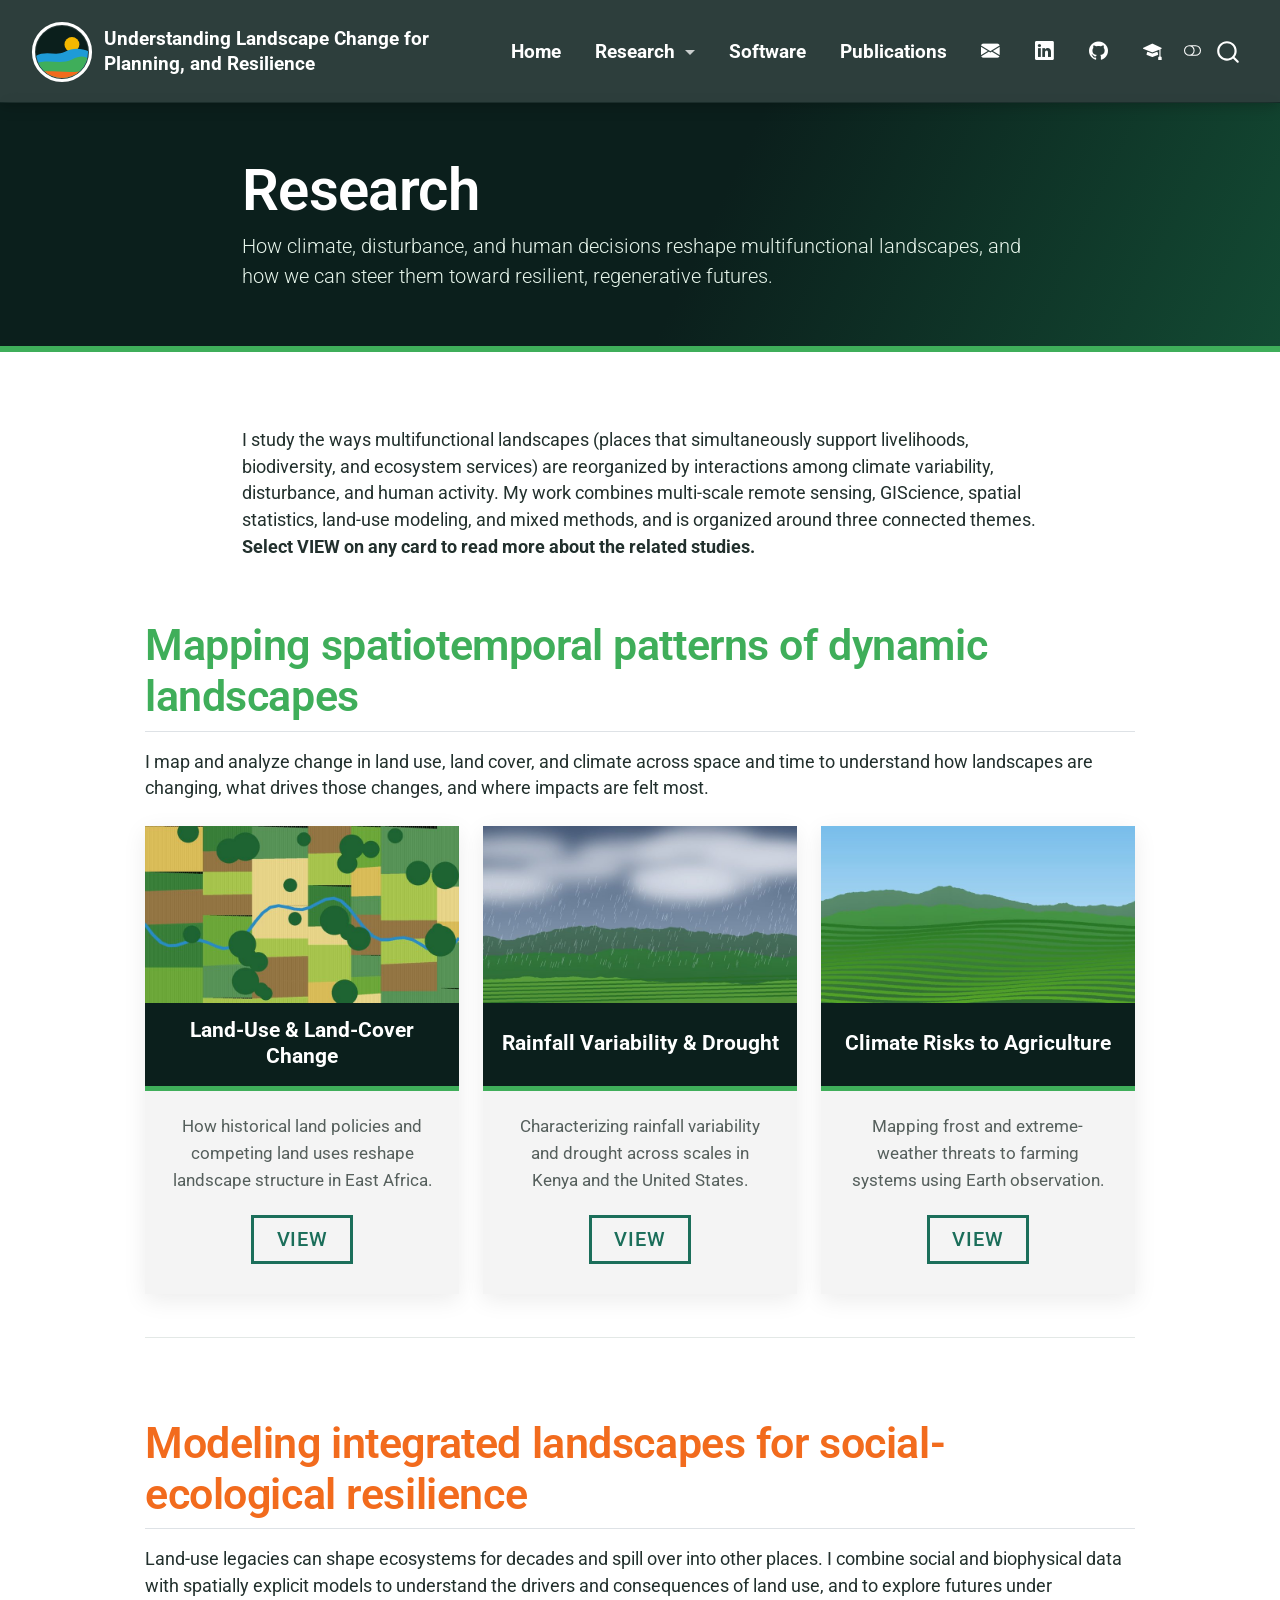
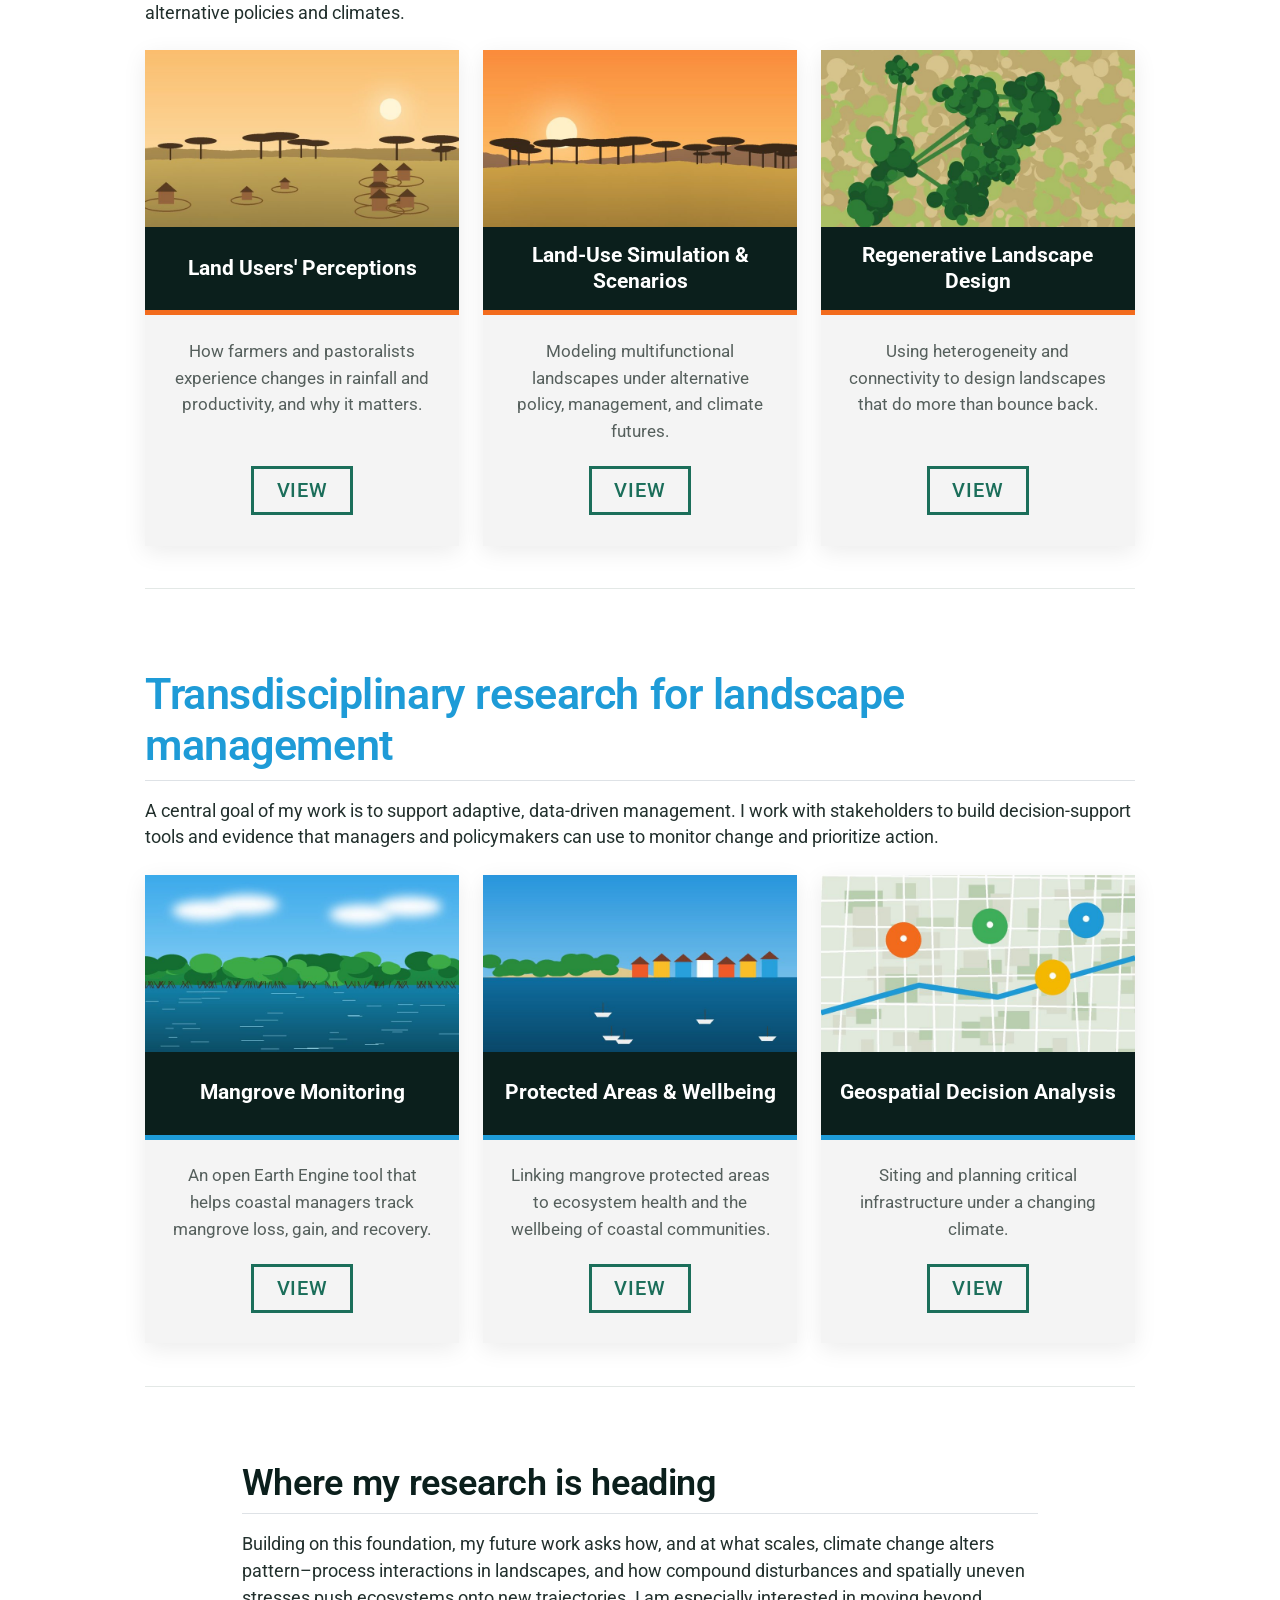
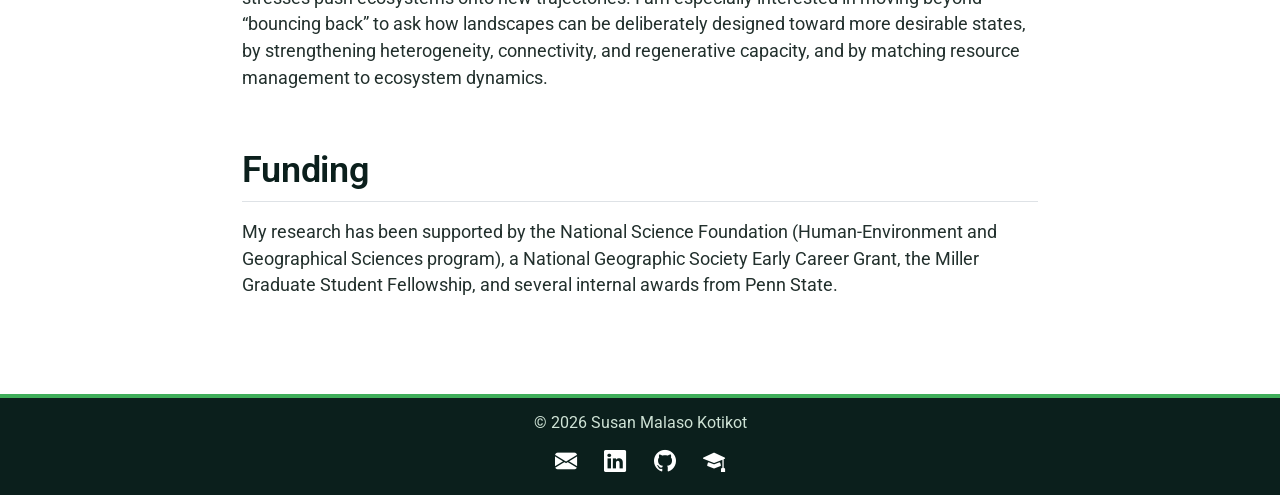
<file: docs/research.html>
<!DOCTYPE html>
<html xmlns="http://www.w3.org/1999/xhtml" lang="en" xml:lang="en"><head>

<meta charset="utf-8">
<meta name="generator" content="quarto-1.10.18">

<meta name="viewport" content="width=device-width, initial-scale=1.0, user-scalable=yes">


<title>Research – Susan M. Kotikot</title>
<style>
/* Default styles provided by pandoc.
** See https://pandoc.org/MANUAL.html#variables-for-html for config info.
*/
span.smallcaps{font-variant: small-caps;}
div.columns{display: flex; gap: 1.5em;}
div.column{flex: auto;}
@media screen {
div.columns{gap: min(4vw, 1.5em);}
div.column{overflow-x: auto;}
}
div.hanging-indent{margin-left: 1.5em; text-indent: -1.5em;}
ul.task-list{list-style: none;}
ul.task-list li input[type="checkbox"] {
  width: 0.8em;
  margin: 0 0.8em 0.2em -1em; /* quarto-specific, see https://github.com/quarto-dev/quarto-cli/issues/4556 */ 
  vertical-align: middle;
}
</style>


<script src="site_libs/quarto-nav/quarto-nav.js"></script>
<script src="site_libs/quarto-nav/headroom.min.js"></script>
<script src="site_libs/clipboard/clipboard.min.js"></script>
<script src="site_libs/quarto-search/autocomplete.umd.js"></script>
<script src="site_libs/quarto-search/fuse.min.js"></script>
<script src="site_libs/quarto-search/quarto-search.js"></script>
<meta name="quarto:offset" content="./">
<link href="./images/favicon.svg" rel="icon" type="image/svg+xml">
<script src="site_libs/quarto-html/quarto.js" type="module"></script>
<script src="site_libs/quarto-html/tabsets/tabsets.js" type="module"></script>
<script src="site_libs/quarto-html/popper.min.js"></script>
<script src="site_libs/quarto-html/tippy.umd.min.js"></script>
<script src="site_libs/quarto-html/anchor.min.js"></script>
<link href="site_libs/quarto-html/tippy.css" rel="stylesheet">
<link href="site_libs/quarto-html/quarto-syntax-highlighting-64a204ab8560d761af7679ceaba22944.css" rel="stylesheet" class="quarto-color-scheme" id="quarto-text-highlighting-styles">
<link href="site_libs/quarto-html/quarto-syntax-highlighting-dark-b85bc7c33db8c58e0ec93c3465666fed.css" rel="stylesheet" class="quarto-color-scheme quarto-color-alternate" id="quarto-text-highlighting-styles">
<link href="site_libs/quarto-html/quarto-syntax-highlighting-64a204ab8560d761af7679ceaba22944.css" rel="stylesheet" class="quarto-color-scheme-extra" id="quarto-text-highlighting-styles">
<script src="site_libs/bootstrap/bootstrap.min.js"></script>
<link href="site_libs/bootstrap/bootstrap-icons.css" rel="stylesheet">
<link href="site_libs/bootstrap/bootstrap-555fff109348d2eba875f14f81e5dd2b.min.css" rel="stylesheet" append-hash="true" class="quarto-color-scheme" id="quarto-bootstrap" data-mode="light">
<link href="site_libs/bootstrap/bootstrap-dark-d1395a1a0c7d1c39ba06f01dce3caa5e.min.css" rel="stylesheet" append-hash="true" class="quarto-color-scheme quarto-color-alternate" id="quarto-bootstrap" data-mode="dark">
<link href="site_libs/bootstrap/bootstrap-555fff109348d2eba875f14f81e5dd2b.min.css" rel="stylesheet" append-hash="true" class="quarto-color-scheme-extra" id="quarto-bootstrap" data-mode="light">
<script id="quarto-search-options" type="application/json">{
  "location": "navbar",
  "copy-button": false,
  "collapse-after": 3,
  "panel-placement": "end",
  "type": "overlay",
  "limit": 50,
  "keyboard-shortcut": [
    "f",
    "/",
    "s"
  ],
  "show-item-context": false,
  "language": {
    "search-no-results-text": "No results",
    "search-matching-documents-text": "matching documents",
    "search-copy-link-title": "Copy link to search",
    "search-hide-matches-text": "Hide additional matches",
    "search-more-match-text": "more match in this document",
    "search-more-matches-text": "more matches in this document",
    "search-clear-button-title": "Clear",
    "search-text-placeholder": "",
    "search-detached-cancel-button-title": "Cancel",
    "search-submit-button-title": "Submit",
    "search-label": "Search"
  }
}</script>
<style>html{ scroll-behavior: smooth; }</style>


</head>

<body class="nav-fixed fullcontent quarto-light"><script id="quarto-html-before-body" type="application/javascript">
    const toggleBodyColorMode = (bsSheetEl) => {
      const mode = bsSheetEl.getAttribute("data-mode");
      const bodyEl = window.document.querySelector("body");
      if (mode === "dark") {
        bodyEl.classList.add("quarto-dark");
        bodyEl.classList.remove("quarto-light");
      } else {
        bodyEl.classList.add("quarto-light");
        bodyEl.classList.remove("quarto-dark");
      }
    }
    const toggleBodyColorPrimary = () => {
      const bsSheetEl = window.document.querySelector("link#quarto-bootstrap:not([rel=disabled-stylesheet])");
      if (bsSheetEl) {
        toggleBodyColorMode(bsSheetEl);
      }
    }
    const setColorSchemeToggle = (alternate) => {
      const toggles = window.document.querySelectorAll('.quarto-color-scheme-toggle');
      for (let i=0; i < toggles.length; i++) {
        const toggle = toggles[i];
        if (toggle) {
          if (alternate) {
            toggle.classList.add("alternate");
          } else {
            toggle.classList.remove("alternate");
          }
        }
      }
    };
    const toggleColorMode = (alternate) => {
      // Switch the stylesheets
      const primaryStylesheets = window.document.querySelectorAll('link.quarto-color-scheme:not(.quarto-color-alternate)');
      const alternateStylesheets = window.document.querySelectorAll('link.quarto-color-scheme.quarto-color-alternate');
      manageTransitions('#quarto-margin-sidebar .nav-link', false);
      if (alternate) {
        // note: dark is layered on light, we don't disable primary!
        enableStylesheet(alternateStylesheets);
        for (const sheetNode of alternateStylesheets) {
          if (sheetNode.id === "quarto-bootstrap") {
            toggleBodyColorMode(sheetNode);
          }
        }
      } else {
        disableStylesheet(alternateStylesheets);
        enableStylesheet(primaryStylesheets)
        toggleBodyColorPrimary();
      }
      manageTransitions('#quarto-margin-sidebar .nav-link', true);
      // Switch the toggles
      setColorSchemeToggle(alternate)
      // Hack to workaround the fact that safari doesn't
      // properly recolor the scrollbar when toggling (#1455)
      if (navigator.userAgent.indexOf('Safari') > 0 && navigator.userAgent.indexOf('Chrome') == -1) {
        manageTransitions("body", false);
        window.scrollTo(0, 1);
        setTimeout(() => {
          window.scrollTo(0, 0);
          manageTransitions("body", true);
        }, 40);
      }
    }
    const disableStylesheet = (stylesheets) => {
      for (let i=0; i < stylesheets.length; i++) {
        const stylesheet = stylesheets[i];
        stylesheet.rel = 'disabled-stylesheet';
      }
    }
    const enableStylesheet = (stylesheets) => {
      for (let i=0; i < stylesheets.length; i++) {
        const stylesheet = stylesheets[i];
        if(stylesheet.rel !== 'stylesheet') { // for Chrome, which will still FOUC without this check
          stylesheet.rel = 'stylesheet';
        }
      }
    }
    const manageTransitions = (selector, allowTransitions) => {
      const els = window.document.querySelectorAll(selector);
      for (let i=0; i < els.length; i++) {
        const el = els[i];
        if (allowTransitions) {
          el.classList.remove('notransition');
        } else {
          el.classList.add('notransition');
        }
      }
    }
    const isFileUrl = () => {
      return window.location.protocol === 'file:';
    }
    const hasAlternateSentinel = () => {
      let styleSentinel = getColorSchemeSentinel();
      if (styleSentinel !== null) {
        return styleSentinel === "alternate";
      } else {
        return false;
      }
    }
    const setStyleSentinel = (alternate) => {
      const value = alternate ? "alternate" : "default";
      if (!isFileUrl()) {
        window.localStorage.setItem("quarto-color-scheme", value);
      } else {
        localAlternateSentinel = value;
      }
    }
    const getColorSchemeSentinel = () => {
      if (!isFileUrl()) {
        const storageValue = window.localStorage.getItem("quarto-color-scheme");
        return storageValue != null ? storageValue : localAlternateSentinel;
      } else {
        return localAlternateSentinel;
      }
    }
    const toggleGiscusIfUsed = (isAlternate, darkModeDefault) => {
      const baseTheme = document.querySelector('#giscus-base-theme')?.value ?? 'light';
      const alternateTheme = document.querySelector('#giscus-alt-theme')?.value ?? 'dark';
      let newTheme = '';
      if(authorPrefersDark) {
        newTheme = isAlternate ? baseTheme : alternateTheme;
      } else {
        newTheme = isAlternate ? alternateTheme : baseTheme;
      }
      const changeGiscusTheme = () => {
        // From: https://github.com/giscus/giscus/issues/336
        const sendMessage = (message) => {
          const iframe = document.querySelector('iframe.giscus-frame');
          if (!iframe) return;
          iframe.contentWindow.postMessage({ giscus: message }, 'https://giscus.app');
        }
        sendMessage({
          setConfig: {
            theme: newTheme
          }
        });
      }
      const isGiscussLoaded = window.document.querySelector('iframe.giscus-frame') !== null;
      if (isGiscussLoaded) {
        changeGiscusTheme();
      }
    };
    const authorPrefersDark = false;
    const queryPrefersDark = window.matchMedia('(prefers-color-scheme: dark)');
    const darkModeDefault = queryPrefersDark.matches;
      document.querySelector('link#quarto-text-highlighting-styles.quarto-color-scheme-extra').rel = 'disabled-stylesheet';
      document.querySelector('link#quarto-bootstrap.quarto-color-scheme-extra').rel = 'disabled-stylesheet';
    let localAlternateSentinel = darkModeDefault ? 'alternate' : 'default';
    // Dark / light mode switch
    window.quartoToggleColorScheme = () => {
      // Read the current dark / light value
      let toAlternate = !hasAlternateSentinel();
      toggleColorMode(toAlternate);
      setStyleSentinel(toAlternate);
      toggleGiscusIfUsed(toAlternate, darkModeDefault);
      window.dispatchEvent(new Event('resize'));
    };
    queryPrefersDark.addEventListener("change", e => {
      if(window.localStorage.getItem("quarto-color-scheme") !== null)
        return;
      const alternate = e.matches
      toggleColorMode(alternate);
      localAlternateSentinel = e.matches ? 'alternate' : 'default'; // this is used alongside local storage!
      toggleGiscusIfUsed(alternate, darkModeDefault);
    });
    // Switch to dark mode if need be
    if (hasAlternateSentinel()) {
      toggleColorMode(true);
    } else {
      toggleColorMode(false);
    }
  </script>

<div id="quarto-search-results"></div>
  <header id="quarto-header" class="headroom fixed-top quarto-banner">
    <nav class="navbar navbar-expand-lg " data-bs-theme="dark">
      <div class="navbar-container container-fluid">
      <div class="navbar-brand-container mx-auto">
    <a href="./index.html" class="navbar-brand navbar-brand-logo">
    <img src="./images/logo.svg" alt="Susan M. Kotikot logo" class="navbar-logo light-content">
    <img src="./images/logo.svg" alt="Susan M. Kotikot logo" class="navbar-logo dark-content">
    </a>
    <a class="navbar-brand" href="./index.html">
    <span class="navbar-title">Understanding Landscape Change for Planning, and Resilience</span>
    </a>
  </div>
            <div id="quarto-search" class="" title="Search"></div>
          <button class="navbar-toggler" type="button" data-bs-toggle="collapse" data-bs-target="#navbarCollapse" aria-controls="navbarCollapse" role="menu" aria-expanded="false" aria-label="Toggle navigation" onclick="if (window.quartoToggleHeadroom) { window.quartoToggleHeadroom(); }">
  <span class="navbar-toggler-icon"></span>
</button>
          <div class="collapse navbar-collapse" id="navbarCollapse">
            <ul class="navbar-nav navbar-nav-scroll me-auto">
  <li class="nav-item">
    <a class="nav-link" href="./index.html"> 
<span class="menu-text">Home</span></a>
  </li>  
  <li class="nav-item dropdown ">
    <a class="nav-link dropdown-toggle" href="#" id="nav-menu-research" role="link" data-bs-toggle="dropdown" aria-expanded="false">
 <span class="menu-text">Research</span>
    </a>
    <ul class="dropdown-menu" aria-labelledby="nav-menu-research">    
        <li>
    <a class="dropdown-item" href="./research.html">
 <span class="dropdown-text">All research themes</span></a>
  </li>  
        <li><hr class="dropdown-divider"></li>
        <li>
    <a class="dropdown-item" href="./research.html#mapping-spatiotemporal-patterns-of-dynamic-landscapes">
 <span class="dropdown-text">Mapping dynamic landscapes</span></a>
  </li>  
        <li>
    <a class="dropdown-item" href="./research.html#modeling-integrated-landscapes-for-social-ecological-resilience">
 <span class="dropdown-text">Modeling integrated landscapes</span></a>
  </li>  
        <li>
    <a class="dropdown-item" href="./research.html#transdisciplinary-research-for-landscape-management">
 <span class="dropdown-text">Research for landscape management</span></a>
  </li>  
    </ul>
  </li>
  <li class="nav-item">
    <a class="nav-link" href="./software.html"> 
<span class="menu-text">Software</span></a>
  </li>  
  <li class="nav-item">
    <a class="nav-link" href="./publications.html"> 
<span class="menu-text">Publications</span></a>
  </li>  
</ul>
            <ul class="navbar-nav navbar-nav-scroll ms-auto">
  <li class="nav-item compact">
    <a class="nav-link" href="mailto:susan.kotikot@uconn.edu"> <i class="bi bi-envelope-fill" role="img" aria-label="Email">
</i> 
<span class="menu-text"></span></a>
  </li>  
  <li class="nav-item compact">
    <a class="nav-link" href="https://www.linkedin.com/in/susankotikot"> <i class="bi bi-linkedin" role="img" aria-label="LinkedIn">
</i> 
<span class="menu-text"></span></a>
  </li>  
  <li class="nav-item compact">
    <a class="nav-link" href="https://github.com/skotikot"> <i class="bi bi-github" role="img" aria-label="GitHub">
</i> 
<span class="menu-text"></span></a>
  </li>  
  <li class="nav-item compact">
    <a class="nav-link" href="https://scholar.google.com/citations?user=GiHpEEsAAAAJ&amp;hl=en"> <i class="bi bi-mortarboard-fill" role="img" aria-label="Google Scholar">
</i> 
<span class="menu-text"></span></a>
  </li>  
</ul>
          </div> <!-- /navcollapse -->
            <div class="quarto-navbar-tools">
  <a href="" class="quarto-color-scheme-toggle quarto-navigation-tool  px-1" onclick="window.quartoToggleColorScheme(); return false;" title="Toggle dark mode"><i class="bi"></i></a>
</div>
      </div> <!-- /container-fluid -->
    </nav>
</header>
<!-- content -->
<header id="title-block-header" class="quarto-title-block default page-columns page-full">
  <div class="quarto-title-banner page-columns page-full">
    <div class="quarto-title column-body">
      <h1 class="title">Research</h1>
            <p class="subtitle lead">How climate, disturbance, and human decisions reshape multifunctional landscapes, and how we can steer them toward resilient, regenerative futures.</p>
                      </div>
  </div>
    
  
  <div class="quarto-title-meta">

      
    
      
    </div>
    
  
  </header><div id="quarto-content" class="quarto-container page-columns page-rows-contents page-layout-article page-navbar">
<!-- sidebar -->
<!-- margin-sidebar -->
    
<!-- main -->
<main class="content quarto-banner-title-block page-columns page-full" id="quarto-document-content">






<p>I study the ways multifunctional landscapes (places that simultaneously support livelihoods, biodiversity, and ecosystem services) are reorganized by interactions among climate variability, disturbance, and human activity. My work combines multi-scale remote sensing, GIScience, spatial statistics, land-use modeling, and mixed methods, and is organized around three connected themes. <strong>Select VIEW on any card to read more about the related studies.</strong></p>
<section id="mapping-spatiotemporal-patterns-of-dynamic-landscapes" class="level2 theme-block theme-1 column-page">
<h2 class="anchored" data-anchor-id="mapping-spatiotemporal-patterns-of-dynamic-landscapes">Mapping spatiotemporal patterns of dynamic landscapes</h2>
<p>I map and analyze change in land use, land cover, and climate across space and time to understand how landscapes are changing, what drives those changes, and where impacts are felt most.</p>
<div class="ri-grid">
  <div class="ri-card"><a class="ri-img" href="research/land-change.html"><img src="images/placeholders/card-farmland.jpg" alt=""></a>
    <div class="ri-title">Land-Use &amp; Land-Cover Change</div>
    <div class="ri-body"><p>How historical land policies and competing land uses reshape landscape structure in East Africa.</p><a class="btn-view" href="research/land-change.html">View</a></div></div>
  <div class="ri-card"><a class="ri-img" href="research/rainfall.html"><img src="images/placeholders/card-highlands.jpg" alt=""></a>
    <div class="ri-title">Rainfall Variability &amp; Drought</div>
    <div class="ri-body"><p>Characterizing rainfall variability and drought across scales in Kenya and the United States.</p><a class="btn-view" href="research/rainfall.html">View</a></div></div>
  <div class="ri-card"><a class="ri-img" href="research/agri-risk.html"><img src="images/placeholders/card-tea.jpg" alt=""></a>
    <div class="ri-title">Climate Risks to Agriculture</div>
    <div class="ri-body"><p>Mapping frost and extreme-weather threats to farming systems using Earth observation.</p><a class="btn-view" href="research/agri-risk.html">View</a></div></div>
</div>
</section>
<section id="modeling-integrated-landscapes-for-social-ecological-resilience" class="level2 theme-block theme-2 column-page">
<h2 class="anchored" data-anchor-id="modeling-integrated-landscapes-for-social-ecological-resilience">Modeling integrated landscapes for social-ecological resilience</h2>
<p>Land-use legacies can shape ecosystems for decades and spill over into other places. I combine social and biophysical data with spatially explicit models to understand the drivers and consequences of land use, and to explore futures under alternative policies and climates.</p>
<div class="ri-grid">
  <div class="ri-card"><a class="ri-img" href="research/perceptions.html"><img src="images/placeholders/card-village.jpg" alt=""></a>
    <div class="ri-title">Land Users' Perceptions</div>
    <div class="ri-body"><p>How farmers and pastoralists experience changes in rainfall and productivity, and why it matters.</p><a class="btn-view" href="research/perceptions.html">View</a></div></div>
  <div class="ri-card"><a class="ri-img" href="research/scenarios.html"><img src="images/placeholders/card-savanna.jpg" alt=""></a>
    <div class="ri-title">Land-Use Simulation &amp; Scenarios</div>
    <div class="ri-body"><p>Modeling multifunctional landscapes under alternative policy, management, and climate futures.</p><a class="btn-view" href="research/scenarios.html">View</a></div></div>
  <div class="ri-card"><a class="ri-img" href="research/regenerative.html"><img src="images/placeholders/card-patches.jpg" alt=""></a>
    <div class="ri-title">Regenerative Landscape Design</div>
    <div class="ri-body"><p>Using heterogeneity and connectivity to design landscapes that do more than bounce back.</p><a class="btn-view" href="research/regenerative.html">View</a></div></div>
</div>
</section>
<section id="transdisciplinary-research-for-landscape-management" class="level2 theme-block theme-3 column-page">
<h2 class="anchored" data-anchor-id="transdisciplinary-research-for-landscape-management">Transdisciplinary research for landscape management</h2>
<p>A central goal of my work is to support adaptive, data-driven management. I work with stakeholders to build decision-support tools and evidence that managers and policymakers can use to monitor change and prioritize action.</p>
<div class="ri-grid">
  <div class="ri-card"><a class="ri-img" href="research/mangroves.html"><img src="images/placeholders/card-mangrove.jpg" alt=""></a>
    <div class="ri-title">Mangrove Monitoring</div>
    <div class="ri-body"><p>An open Earth Engine tool that helps coastal managers track mangrove loss, gain, and recovery.</p><a class="btn-view" href="research/mangroves.html">View</a></div></div>
  <div class="ri-card"><a class="ri-img" href="research/protected-areas.html"><img src="images/placeholders/card-coast.jpg" alt=""></a>
    <div class="ri-title">Protected Areas &amp; Wellbeing</div>
    <div class="ri-body"><p>Linking mangrove protected areas to ecosystem health and the wellbeing of coastal communities.</p><a class="btn-view" href="research/protected-areas.html">View</a></div></div>
  <div class="ri-card"><a class="ri-img" href="research/decision-support.html"><img src="images/placeholders/card-gridmap.jpg" alt=""></a>
    <div class="ri-title">Geospatial Decision Analysis</div>
    <div class="ri-body"><p>Siting and planning critical infrastructure under a changing climate.</p><a class="btn-view" href="research/decision-support.html">View</a></div></div>
</div>
</section>
<section id="where-my-research-is-heading" class="level2">
<h2 class="anchored" data-anchor-id="where-my-research-is-heading">Where my research is heading</h2>
<p>Building on this foundation, my future work asks how, and at what scales, climate change alters pattern–process interactions in landscapes, and how compound disturbances and spatially uneven stresses push ecosystems onto new trajectories. I am especially interested in moving beyond “bouncing back” to ask how landscapes can be deliberately designed toward more desirable states, by strengthening heterogeneity, connectivity, and regenerative capacity, and by matching resource management to ecosystem dynamics.</p>
</section>
<section id="funding" class="level2">
<h2 class="anchored" data-anchor-id="funding">Funding</h2>
<p>My research has been supported by the National Science Foundation (Human-Environment and Geographical Sciences program), a National Geographic Society Early Career Grant, the Miller Graduate Student Fellowship, and several internal awards from Penn State.</p>


</section>

</main> <!-- /main -->
<script id="quarto-html-after-body" type="application/javascript">
  window.document.addEventListener("DOMContentLoaded", function (event) {
    // Ensure there is a toggle, if there isn't float one in the top right
    if (window.document.querySelector('.quarto-color-scheme-toggle') === null) {
      const a = window.document.createElement('a');
      a.classList.add('top-right');
      a.classList.add('quarto-color-scheme-toggle');
      a.href = "";
      a.onclick = function() { try { window.quartoToggleColorScheme(); } catch {} return false; };
      const i = window.document.createElement("i");
      i.classList.add('bi');
      a.appendChild(i);
      window.document.body.appendChild(a);
    }
    setColorSchemeToggle(hasAlternateSentinel())
    const icon = "";
    const anchorJS = new window.AnchorJS();
    anchorJS.options = {
      placement: 'right',
      icon: icon
    };
    anchorJS.add('.anchored');
    const isCodeAnnotation = (el) => {
      for (const clz of el.classList) {
        if (clz.startsWith('code-annotation-')) {                     
          return true;
        }
      }
      return false;
    }
    const onCopySuccess = function(e) {
      // button target
      const button = e.trigger;
      // don't keep focus
      button.blur();
      // flash "checked"
      button.classList.add('code-copy-button-checked');
      var currentTitle = button.getAttribute("title");
      button.setAttribute("title", "Copied!");
      let tooltip;
      if (window.bootstrap) {
        button.setAttribute("data-bs-toggle", "tooltip");
        button.setAttribute("data-bs-placement", "left");
        button.setAttribute("data-bs-title", "Copied!");
        tooltip = new bootstrap.Tooltip(button, 
          { trigger: "manual", 
            customClass: "code-copy-button-tooltip",
            offset: [0, -8]});
        tooltip.show();    
      }
      setTimeout(function() {
        if (tooltip) {
          tooltip.hide();
          button.removeAttribute("data-bs-title");
          button.removeAttribute("data-bs-toggle");
          button.removeAttribute("data-bs-placement");
        }
        button.setAttribute("title", currentTitle);
        button.classList.remove('code-copy-button-checked');
      }, 1000);
      // clear code selection
      e.clearSelection();
    }
    const getTextToCopy = function(trigger) {
      const outerScaffold = trigger.parentElement.cloneNode(true);
      const codeEl = outerScaffold.querySelector('code');
      for (const childEl of codeEl.children) {
        if (isCodeAnnotation(childEl)) {
          childEl.remove();
        }
      }
      return codeEl.innerText;
    }
    const clipboard = new window.ClipboardJS('.code-copy-button:not([data-in-quarto-modal])', {
      text: getTextToCopy
    });
    clipboard.on('success', onCopySuccess);
    if (window.document.getElementById('quarto-embedded-source-code-modal')) {
      const clipboardModal = new window.ClipboardJS('.code-copy-button[data-in-quarto-modal]', {
        text: getTextToCopy,
        container: window.document.getElementById('quarto-embedded-source-code-modal')
      });
      clipboardModal.on('success', onCopySuccess);
    }
      var localhostRegex = new RegExp(/^(?:http|https):\/\/localhost\:?[0-9]*\//);
      var mailtoRegex = new RegExp(/^mailto:/);
        var filterRegex = new RegExp('/' + window.location.host + '/');
      var isInternal = (href) => {
          return filterRegex.test(href) || localhostRegex.test(href) || mailtoRegex.test(href);
      }
      // Inspect non-navigation links and adorn them if external
     var links = window.document.querySelectorAll('a[href]:not(.nav-link):not(.navbar-brand):not(.toc-action):not(.sidebar-link):not(.sidebar-item-toggle):not(.pagination-link):not(.no-external):not([aria-hidden]):not(.dropdown-item):not(.quarto-navigation-tool):not(.about-link)');
      for (var i=0; i<links.length; i++) {
        const link = links[i];
        if (!isInternal(link.href)) {
          // undo the damage that might have been done by quarto-nav.js in the case of
          // links that we want to consider external
          if (link.dataset.originalHref !== undefined) {
            link.href = link.dataset.originalHref;
          }
            // target, if specified
            link.setAttribute("target", "_blank");
            if (link.getAttribute("rel") === null) {
              link.setAttribute("rel", "noopener");
            }
        }
      }
    function tippyHover(el, contentFn, onTriggerFn, onUntriggerFn) {
      const config = {
        allowHTML: true,
        maxWidth: 500,
        delay: 100,
        arrow: false,
        appendTo: function(el) {
            return el.parentElement;
        },
        interactive: true,
        interactiveBorder: 10,
        theme: 'quarto',
        placement: 'bottom-start',
      };
      if (contentFn) {
        config.content = contentFn;
      }
      if (onTriggerFn) {
        config.onTrigger = onTriggerFn;
      }
      if (onUntriggerFn) {
        config.onUntrigger = onUntriggerFn;
      }
      window.tippy(el, config); 
    }
    const noterefs = window.document.querySelectorAll('a[role="doc-noteref"]');
    for (var i=0; i<noterefs.length; i++) {
      const ref = noterefs[i];
      tippyHover(ref, function() {
        // use id or data attribute instead here
        let href = ref.getAttribute('data-footnote-href') || ref.getAttribute('href');
        try { href = new URL(href).hash; } catch {}
        const id = href.replace(/^#\/?/, "");
        const note = window.document.getElementById(id);
        if (note) {
          return note.innerHTML;
        } else {
          return "";
        }
      });
    }
    const xrefs = window.document.querySelectorAll('a.quarto-xref');
    const processXRef = (id, note) => {
      // Strip column container classes
      const stripColumnClz = (el) => {
        el.classList.remove("page-full", "page-columns");
        if (el.children) {
          for (const child of el.children) {
            stripColumnClz(child);
          }
        }
      }
      stripColumnClz(note)
      if (id === null || id.startsWith('sec-')) {
        // Special case sections, only their first couple elements
        const container = document.createElement("div");
        if (note.children && note.children.length > 2) {
          container.appendChild(note.children[0].cloneNode(true));
          for (let i = 1; i < note.children.length; i++) {
            const child = note.children[i];
            if (child.tagName === "P" && child.innerText === "") {
              continue;
            } else {
              container.appendChild(child.cloneNode(true));
              break;
            }
          }
          if (window.Quarto?.typesetMath) {
            window.Quarto.typesetMath(container);
          }
          return container.innerHTML
        } else {
          if (window.Quarto?.typesetMath) {
            window.Quarto.typesetMath(note);
          }
          return note.innerHTML;
        }
      } else {
        // Remove any anchor links if they are present
        const anchorLink = note.querySelector('a.anchorjs-link');
        if (anchorLink) {
          anchorLink.remove();
        }
        if (window.Quarto?.typesetMath) {
          window.Quarto.typesetMath(note);
        }
        if (note.classList.contains("callout")) {
          return note.outerHTML;
        } else {
          return note.innerHTML;
        }
      }
    }
    for (var i=0; i<xrefs.length; i++) {
      const xref = xrefs[i];
      tippyHover(xref, undefined, function(instance) {
        instance.disable();
        let url = xref.getAttribute('href');
        let hash = undefined; 
        if (url.startsWith('#')) {
          hash = url;
        } else {
          try { hash = new URL(url).hash; } catch {}
        }
        if (hash) {
          const id = hash.replace(/^#\/?/, "");
          const note = window.document.getElementById(id);
          if (note !== null) {
            try {
              const html = processXRef(id, note.cloneNode(true));
              instance.setContent(html);
            } finally {
              instance.enable();
              instance.show();
            }
          } else {
            // See if we can fetch this
            fetch(url.split('#')[0])
            .then(res => res.text())
            .then(html => {
              const parser = new DOMParser();
              const htmlDoc = parser.parseFromString(html, "text/html");
              const note = htmlDoc.getElementById(id);
              if (note !== null) {
                const html = processXRef(id, note);
                instance.setContent(html);
              } 
            }).finally(() => {
              instance.enable();
              instance.show();
            });
          }
        } else {
          // See if we can fetch a full url (with no hash to target)
          // This is a special case and we should probably do some content thinning / targeting
          fetch(url)
          .then(res => res.text())
          .then(html => {
            const parser = new DOMParser();
            const htmlDoc = parser.parseFromString(html, "text/html");
            const note = htmlDoc.querySelector('main.content');
            if (note !== null) {
              // This should only happen for chapter cross references
              // (since there is no id in the URL)
              // remove the first header
              if (note.children.length > 0 && note.children[0].tagName === "HEADER") {
                note.children[0].remove();
              }
              const html = processXRef(null, note);
              instance.setContent(html);
            } 
          }).finally(() => {
            instance.enable();
            instance.show();
          });
        }
      }, function(instance) {
      });
    }
        let selectedAnnoteEl;
        const selectorForAnnotation = ( cell, annotation) => {
          let cellAttr = 'data-code-cell="' + cell + '"';
          let lineAttr = 'data-code-annotation="' +  annotation + '"';
          const selector = 'span[' + cellAttr + '][' + lineAttr + ']';
          return selector;
        }
        const selectCodeLines = (annoteEl) => {
          const doc = window.document;
          const targetCell = annoteEl.getAttribute("data-target-cell");
          const targetAnnotation = annoteEl.getAttribute("data-target-annotation");
          const annoteSpan = window.document.querySelector(selectorForAnnotation(targetCell, targetAnnotation));
          const lines = annoteSpan.getAttribute("data-code-lines").split(",");
          const lineIds = lines.map((line) => {
            return targetCell + "-" + line;
          })
          let top = null;
          let height = null;
          let parent = null;
          if (lineIds.length > 0) {
              //compute the position of the single el (top and bottom and make a div)
              const el = window.document.getElementById(lineIds[0]);
              top = el.offsetTop;
              height = el.offsetHeight;
              parent = el.parentElement.parentElement;
            if (lineIds.length > 1) {
              const lastEl = window.document.getElementById(lineIds[lineIds.length - 1]);
              const bottom = lastEl.offsetTop + lastEl.offsetHeight;
              height = bottom - top;
            }
            if (top !== null && height !== null && parent !== null) {
              // cook up a div (if necessary) and position it 
              let div = window.document.getElementById("code-annotation-line-highlight");
              if (div === null) {
                div = window.document.createElement("div");
                div.setAttribute("id", "code-annotation-line-highlight");
                div.style.position = 'absolute';
                parent.appendChild(div);
              }
              div.style.top = top - 2 + "px";
              div.style.height = height + 4 + "px";
              div.style.left = 0;
              let gutterDiv = window.document.getElementById("code-annotation-line-highlight-gutter");
              if (gutterDiv === null) {
                gutterDiv = window.document.createElement("div");
                gutterDiv.setAttribute("id", "code-annotation-line-highlight-gutter");
                gutterDiv.style.position = 'absolute';
                const codeCell = window.document.getElementById(targetCell);
                const gutter = codeCell.querySelector('.code-annotation-gutter');
                gutter.appendChild(gutterDiv);
              }
              gutterDiv.style.top = top - 2 + "px";
              gutterDiv.style.height = height + 4 + "px";
            }
            selectedAnnoteEl = annoteEl;
          }
        };
        const unselectCodeLines = () => {
          const elementsIds = ["code-annotation-line-highlight", "code-annotation-line-highlight-gutter"];
          elementsIds.forEach((elId) => {
            const div = window.document.getElementById(elId);
            if (div) {
              div.remove();
            }
          });
          selectedAnnoteEl = undefined;
        };
          // Handle positioning of the toggle
      window.addEventListener(
        "resize",
        throttle(() => {
          elRect = undefined;
          if (selectedAnnoteEl) {
            selectCodeLines(selectedAnnoteEl);
          }
        }, 10)
      );
      function throttle(fn, ms) {
      let throttle = false;
      let timer;
        return (...args) => {
          if(!throttle) { // first call gets through
              fn.apply(this, args);
              throttle = true;
          } else { // all the others get throttled
              if(timer) clearTimeout(timer); // cancel #2
              timer = setTimeout(() => {
                fn.apply(this, args);
                timer = throttle = false;
              }, ms);
          }
        };
      }
        // Attach click handler to the DT
        const annoteDls = window.document.querySelectorAll('dt[data-target-cell]');
        for (const annoteDlNode of annoteDls) {
          annoteDlNode.addEventListener('click', (event) => {
            const clickedEl = event.target;
            if (clickedEl !== selectedAnnoteEl) {
              unselectCodeLines();
              const activeEl = window.document.querySelector('dt[data-target-cell].code-annotation-active');
              if (activeEl) {
                activeEl.classList.remove('code-annotation-active');
              }
              selectCodeLines(clickedEl);
              clickedEl.classList.add('code-annotation-active');
            } else {
              // Unselect the line
              unselectCodeLines();
              clickedEl.classList.remove('code-annotation-active');
            }
          });
        }
    const findCites = (el) => {
      const parentEl = el.parentElement;
      if (parentEl) {
        const cites = parentEl.dataset.cites;
        if (cites) {
          return {
            el,
            cites: cites.split(' ')
          };
        } else {
          return findCites(el.parentElement)
        }
      } else {
        return undefined;
      }
    };
    var bibliorefs = window.document.querySelectorAll('a[role="doc-biblioref"]');
    for (var i=0; i<bibliorefs.length; i++) {
      const ref = bibliorefs[i];
      const citeInfo = findCites(ref);
      if (citeInfo) {
        tippyHover(citeInfo.el, function() {
          var popup = window.document.createElement('div');
          citeInfo.cites.forEach(function(cite) {
            var citeDiv = window.document.createElement('div');
            citeDiv.classList.add('hanging-indent');
            citeDiv.classList.add('csl-entry');
            var biblioDiv = window.document.getElementById('ref-' + cite);
            if (biblioDiv) {
              citeDiv.innerHTML = biblioDiv.innerHTML;
            }
            popup.appendChild(citeDiv);
          });
          return popup.innerHTML;
        });
      }
    }
  });
  </script>
</div> <!-- /content -->
<footer class="footer">
  <div class="nav-footer">
    <div class="nav-footer-left">
      &nbsp;
    </div>   
    <div class="nav-footer-center">
      <ul class="footer-items list-unstyled">
    <li class="nav-item">
 © 2026 Susan Malaso Kotikot
  </li>  
    <li class="nav-item compact">
    <a class="nav-link" href="mailto:susan.kotikot@uconn.edu">
      <i class="bi bi-envelope-fill" role="img" aria-label="Email">
</i> 
    </a>
  </li>  
    <li class="nav-item compact">
    <a class="nav-link" href="https://www.linkedin.com/in/susankotikot">
      <i class="bi bi-linkedin" role="img" aria-label="LinkedIn">
</i> 
    </a>
  </li>  
    <li class="nav-item compact">
    <a class="nav-link" href="https://github.com/skotikot">
      <i class="bi bi-github" role="img" aria-label="GitHub">
</i> 
    </a>
  </li>  
    <li class="nav-item compact">
    <a class="nav-link" href="https://scholar.google.com/citations?user=GiHpEEsAAAAJ&amp;hl=en">
      <i class="bi bi-mortarboard-fill" role="img" aria-label="Google Scholar">
</i> 
    </a>
  </li>  
</ul>
    </div>
    <div class="nav-footer-right">
      &nbsp;
    </div>
  </div>
</footer>




<script src="site_libs/quarto-html/zenscroll-min.js"></script>
</body></html>
</file>
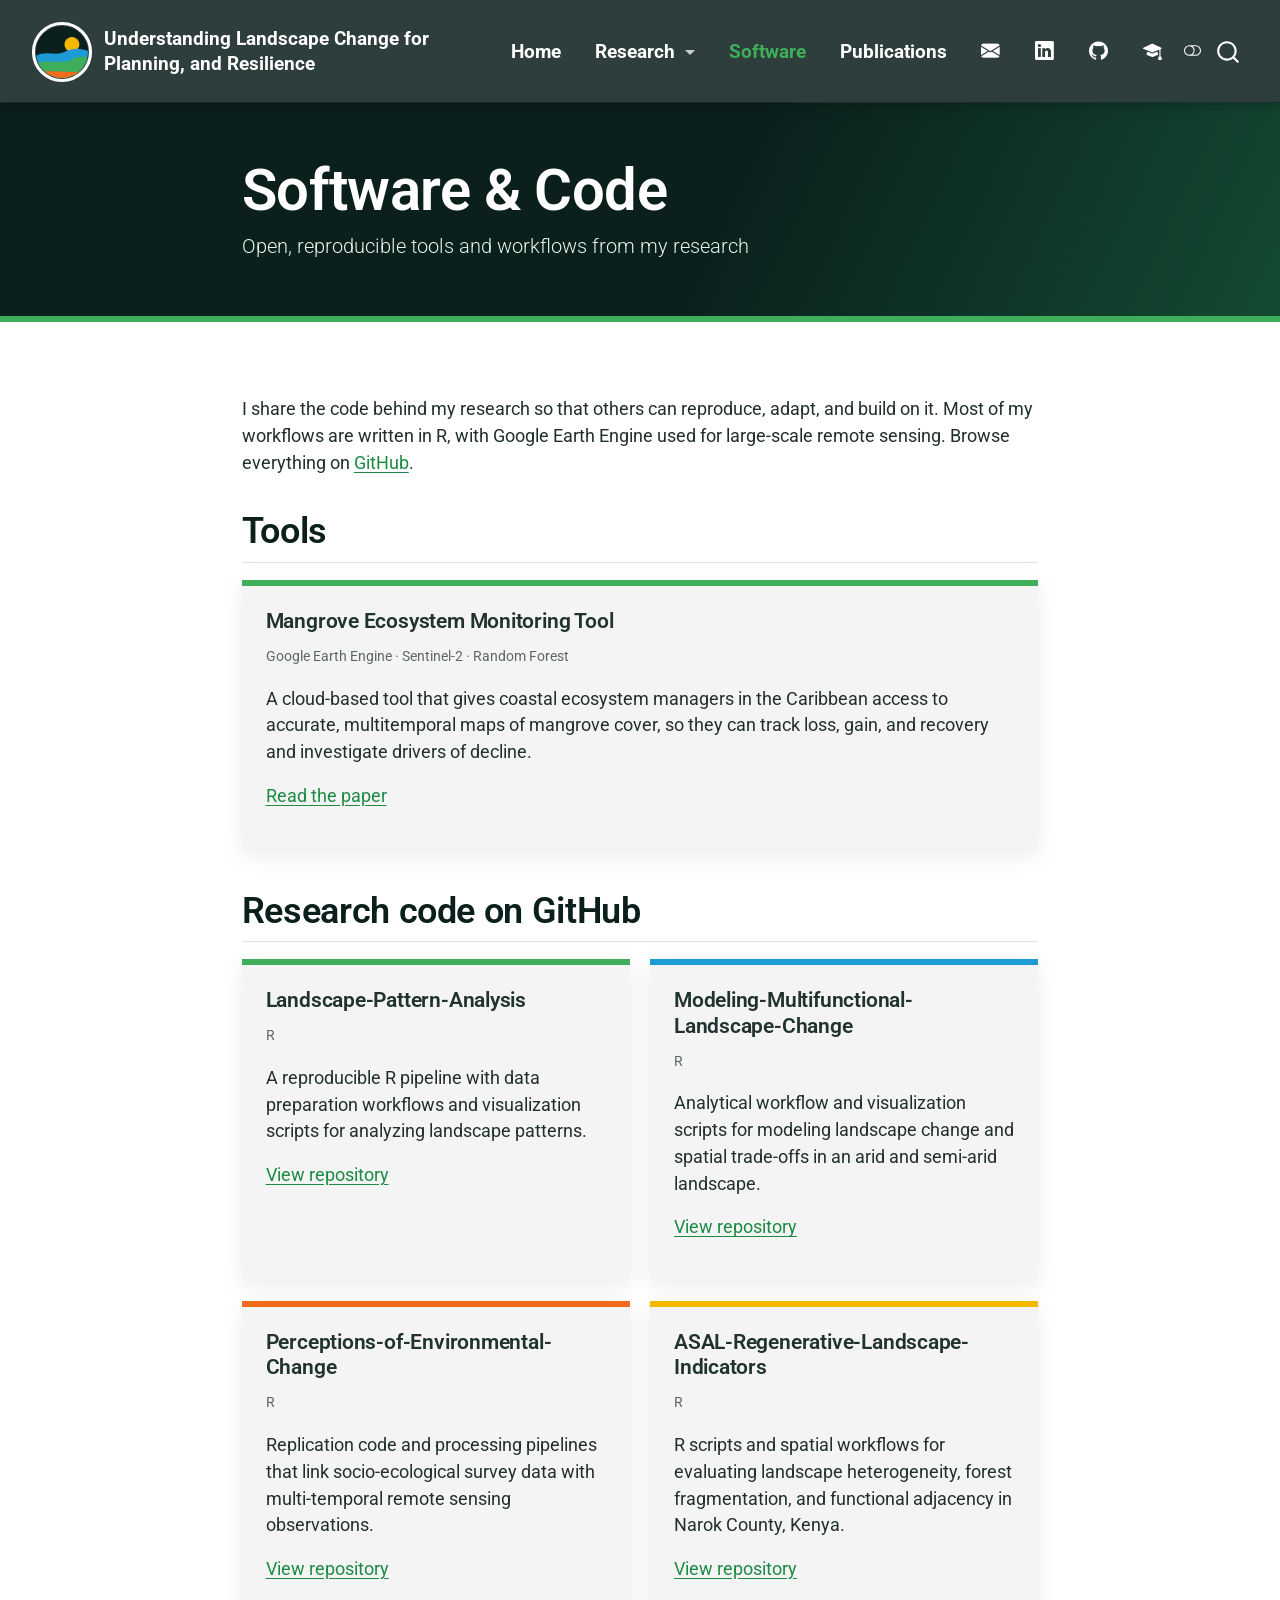
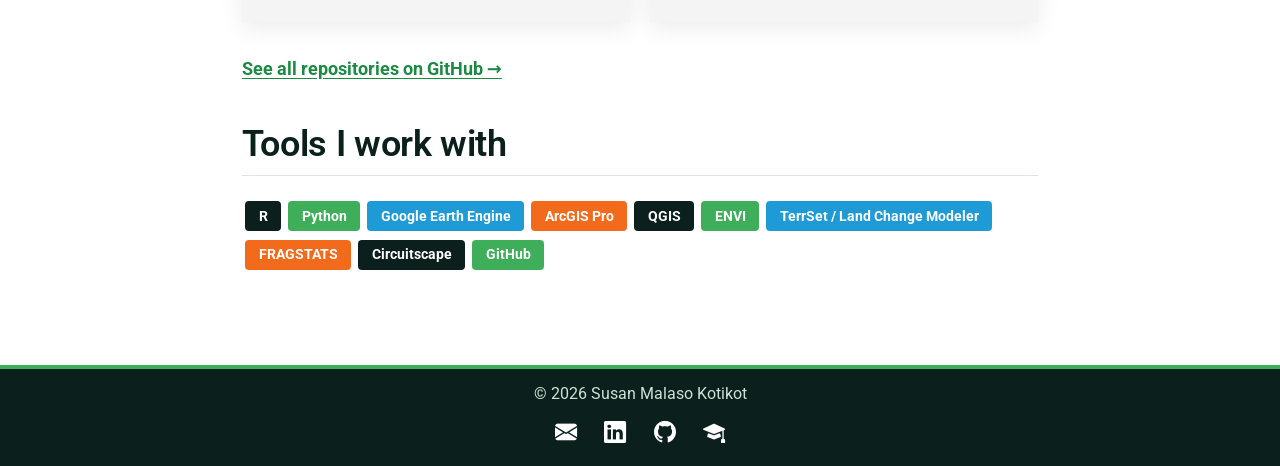
<file: docs/software.html>
<!DOCTYPE html>
<html xmlns="http://www.w3.org/1999/xhtml" lang="en" xml:lang="en"><head>

<meta charset="utf-8">
<meta name="generator" content="quarto-1.10.18">

<meta name="viewport" content="width=device-width, initial-scale=1.0, user-scalable=yes">


<title>Software &amp; Code – Susan M. Kotikot</title>
<style>
/* Default styles provided by pandoc.
** See https://pandoc.org/MANUAL.html#variables-for-html for config info.
*/
span.smallcaps{font-variant: small-caps;}
div.columns{display: flex; gap: 1.5em;}
div.column{flex: auto;}
@media screen {
div.columns{gap: min(4vw, 1.5em);}
div.column{overflow-x: auto;}
}
div.hanging-indent{margin-left: 1.5em; text-indent: -1.5em;}
ul.task-list{list-style: none;}
ul.task-list li input[type="checkbox"] {
  width: 0.8em;
  margin: 0 0.8em 0.2em -1em; /* quarto-specific, see https://github.com/quarto-dev/quarto-cli/issues/4556 */ 
  vertical-align: middle;
}
</style>


<script src="site_libs/quarto-nav/quarto-nav.js"></script>
<script src="site_libs/quarto-nav/headroom.min.js"></script>
<script src="site_libs/clipboard/clipboard.min.js"></script>
<script src="site_libs/quarto-search/autocomplete.umd.js"></script>
<script src="site_libs/quarto-search/fuse.min.js"></script>
<script src="site_libs/quarto-search/quarto-search.js"></script>
<meta name="quarto:offset" content="./">
<link href="./images/favicon.svg" rel="icon" type="image/svg+xml">
<script src="site_libs/quarto-html/quarto.js" type="module"></script>
<script src="site_libs/quarto-html/tabsets/tabsets.js" type="module"></script>
<script src="site_libs/quarto-html/popper.min.js"></script>
<script src="site_libs/quarto-html/tippy.umd.min.js"></script>
<script src="site_libs/quarto-html/anchor.min.js"></script>
<link href="site_libs/quarto-html/tippy.css" rel="stylesheet">
<link href="site_libs/quarto-html/quarto-syntax-highlighting-64a204ab8560d761af7679ceaba22944.css" rel="stylesheet" class="quarto-color-scheme" id="quarto-text-highlighting-styles">
<link href="site_libs/quarto-html/quarto-syntax-highlighting-dark-b85bc7c33db8c58e0ec93c3465666fed.css" rel="stylesheet" class="quarto-color-scheme quarto-color-alternate" id="quarto-text-highlighting-styles">
<link href="site_libs/quarto-html/quarto-syntax-highlighting-64a204ab8560d761af7679ceaba22944.css" rel="stylesheet" class="quarto-color-scheme-extra" id="quarto-text-highlighting-styles">
<script src="site_libs/bootstrap/bootstrap.min.js"></script>
<link href="site_libs/bootstrap/bootstrap-icons.css" rel="stylesheet">
<link href="site_libs/bootstrap/bootstrap-555fff109348d2eba875f14f81e5dd2b.min.css" rel="stylesheet" append-hash="true" class="quarto-color-scheme" id="quarto-bootstrap" data-mode="light">
<link href="site_libs/bootstrap/bootstrap-dark-d1395a1a0c7d1c39ba06f01dce3caa5e.min.css" rel="stylesheet" append-hash="true" class="quarto-color-scheme quarto-color-alternate" id="quarto-bootstrap" data-mode="dark">
<link href="site_libs/bootstrap/bootstrap-555fff109348d2eba875f14f81e5dd2b.min.css" rel="stylesheet" append-hash="true" class="quarto-color-scheme-extra" id="quarto-bootstrap" data-mode="light">
<script id="quarto-search-options" type="application/json">{
  "location": "navbar",
  "copy-button": false,
  "collapse-after": 3,
  "panel-placement": "end",
  "type": "overlay",
  "limit": 50,
  "keyboard-shortcut": [
    "f",
    "/",
    "s"
  ],
  "show-item-context": false,
  "language": {
    "search-no-results-text": "No results",
    "search-matching-documents-text": "matching documents",
    "search-copy-link-title": "Copy link to search",
    "search-hide-matches-text": "Hide additional matches",
    "search-more-match-text": "more match in this document",
    "search-more-matches-text": "more matches in this document",
    "search-clear-button-title": "Clear",
    "search-text-placeholder": "",
    "search-detached-cancel-button-title": "Cancel",
    "search-submit-button-title": "Submit",
    "search-label": "Search"
  }
}</script>
<style>html{ scroll-behavior: smooth; }</style>


</head>

<body class="nav-fixed fullcontent quarto-light"><script id="quarto-html-before-body" type="application/javascript">
    const toggleBodyColorMode = (bsSheetEl) => {
      const mode = bsSheetEl.getAttribute("data-mode");
      const bodyEl = window.document.querySelector("body");
      if (mode === "dark") {
        bodyEl.classList.add("quarto-dark");
        bodyEl.classList.remove("quarto-light");
      } else {
        bodyEl.classList.add("quarto-light");
        bodyEl.classList.remove("quarto-dark");
      }
    }
    const toggleBodyColorPrimary = () => {
      const bsSheetEl = window.document.querySelector("link#quarto-bootstrap:not([rel=disabled-stylesheet])");
      if (bsSheetEl) {
        toggleBodyColorMode(bsSheetEl);
      }
    }
    const setColorSchemeToggle = (alternate) => {
      const toggles = window.document.querySelectorAll('.quarto-color-scheme-toggle');
      for (let i=0; i < toggles.length; i++) {
        const toggle = toggles[i];
        if (toggle) {
          if (alternate) {
            toggle.classList.add("alternate");
          } else {
            toggle.classList.remove("alternate");
          }
        }
      }
    };
    const toggleColorMode = (alternate) => {
      // Switch the stylesheets
      const primaryStylesheets = window.document.querySelectorAll('link.quarto-color-scheme:not(.quarto-color-alternate)');
      const alternateStylesheets = window.document.querySelectorAll('link.quarto-color-scheme.quarto-color-alternate');
      manageTransitions('#quarto-margin-sidebar .nav-link', false);
      if (alternate) {
        // note: dark is layered on light, we don't disable primary!
        enableStylesheet(alternateStylesheets);
        for (const sheetNode of alternateStylesheets) {
          if (sheetNode.id === "quarto-bootstrap") {
            toggleBodyColorMode(sheetNode);
          }
        }
      } else {
        disableStylesheet(alternateStylesheets);
        enableStylesheet(primaryStylesheets)
        toggleBodyColorPrimary();
      }
      manageTransitions('#quarto-margin-sidebar .nav-link', true);
      // Switch the toggles
      setColorSchemeToggle(alternate)
      // Hack to workaround the fact that safari doesn't
      // properly recolor the scrollbar when toggling (#1455)
      if (navigator.userAgent.indexOf('Safari') > 0 && navigator.userAgent.indexOf('Chrome') == -1) {
        manageTransitions("body", false);
        window.scrollTo(0, 1);
        setTimeout(() => {
          window.scrollTo(0, 0);
          manageTransitions("body", true);
        }, 40);
      }
    }
    const disableStylesheet = (stylesheets) => {
      for (let i=0; i < stylesheets.length; i++) {
        const stylesheet = stylesheets[i];
        stylesheet.rel = 'disabled-stylesheet';
      }
    }
    const enableStylesheet = (stylesheets) => {
      for (let i=0; i < stylesheets.length; i++) {
        const stylesheet = stylesheets[i];
        if(stylesheet.rel !== 'stylesheet') { // for Chrome, which will still FOUC without this check
          stylesheet.rel = 'stylesheet';
        }
      }
    }
    const manageTransitions = (selector, allowTransitions) => {
      const els = window.document.querySelectorAll(selector);
      for (let i=0; i < els.length; i++) {
        const el = els[i];
        if (allowTransitions) {
          el.classList.remove('notransition');
        } else {
          el.classList.add('notransition');
        }
      }
    }
    const isFileUrl = () => {
      return window.location.protocol === 'file:';
    }
    const hasAlternateSentinel = () => {
      let styleSentinel = getColorSchemeSentinel();
      if (styleSentinel !== null) {
        return styleSentinel === "alternate";
      } else {
        return false;
      }
    }
    const setStyleSentinel = (alternate) => {
      const value = alternate ? "alternate" : "default";
      if (!isFileUrl()) {
        window.localStorage.setItem("quarto-color-scheme", value);
      } else {
        localAlternateSentinel = value;
      }
    }
    const getColorSchemeSentinel = () => {
      if (!isFileUrl()) {
        const storageValue = window.localStorage.getItem("quarto-color-scheme");
        return storageValue != null ? storageValue : localAlternateSentinel;
      } else {
        return localAlternateSentinel;
      }
    }
    const toggleGiscusIfUsed = (isAlternate, darkModeDefault) => {
      const baseTheme = document.querySelector('#giscus-base-theme')?.value ?? 'light';
      const alternateTheme = document.querySelector('#giscus-alt-theme')?.value ?? 'dark';
      let newTheme = '';
      if(authorPrefersDark) {
        newTheme = isAlternate ? baseTheme : alternateTheme;
      } else {
        newTheme = isAlternate ? alternateTheme : baseTheme;
      }
      const changeGiscusTheme = () => {
        // From: https://github.com/giscus/giscus/issues/336
        const sendMessage = (message) => {
          const iframe = document.querySelector('iframe.giscus-frame');
          if (!iframe) return;
          iframe.contentWindow.postMessage({ giscus: message }, 'https://giscus.app');
        }
        sendMessage({
          setConfig: {
            theme: newTheme
          }
        });
      }
      const isGiscussLoaded = window.document.querySelector('iframe.giscus-frame') !== null;
      if (isGiscussLoaded) {
        changeGiscusTheme();
      }
    };
    const authorPrefersDark = false;
    const queryPrefersDark = window.matchMedia('(prefers-color-scheme: dark)');
    const darkModeDefault = queryPrefersDark.matches;
      document.querySelector('link#quarto-text-highlighting-styles.quarto-color-scheme-extra').rel = 'disabled-stylesheet';
      document.querySelector('link#quarto-bootstrap.quarto-color-scheme-extra').rel = 'disabled-stylesheet';
    let localAlternateSentinel = darkModeDefault ? 'alternate' : 'default';
    // Dark / light mode switch
    window.quartoToggleColorScheme = () => {
      // Read the current dark / light value
      let toAlternate = !hasAlternateSentinel();
      toggleColorMode(toAlternate);
      setStyleSentinel(toAlternate);
      toggleGiscusIfUsed(toAlternate, darkModeDefault);
      window.dispatchEvent(new Event('resize'));
    };
    queryPrefersDark.addEventListener("change", e => {
      if(window.localStorage.getItem("quarto-color-scheme") !== null)
        return;
      const alternate = e.matches
      toggleColorMode(alternate);
      localAlternateSentinel = e.matches ? 'alternate' : 'default'; // this is used alongside local storage!
      toggleGiscusIfUsed(alternate, darkModeDefault);
    });
    // Switch to dark mode if need be
    if (hasAlternateSentinel()) {
      toggleColorMode(true);
    } else {
      toggleColorMode(false);
    }
  </script>

<div id="quarto-search-results"></div>
  <header id="quarto-header" class="headroom fixed-top quarto-banner">
    <nav class="navbar navbar-expand-lg " data-bs-theme="dark">
      <div class="navbar-container container-fluid">
      <div class="navbar-brand-container mx-auto">
    <a href="./index.html" class="navbar-brand navbar-brand-logo">
    <img src="./images/logo.svg" alt="Susan M. Kotikot logo" class="navbar-logo light-content">
    <img src="./images/logo.svg" alt="Susan M. Kotikot logo" class="navbar-logo dark-content">
    </a>
    <a class="navbar-brand" href="./index.html">
    <span class="navbar-title">Understanding Landscape Change for Planning, and Resilience</span>
    </a>
  </div>
            <div id="quarto-search" class="" title="Search"></div>
          <button class="navbar-toggler" type="button" data-bs-toggle="collapse" data-bs-target="#navbarCollapse" aria-controls="navbarCollapse" role="menu" aria-expanded="false" aria-label="Toggle navigation" onclick="if (window.quartoToggleHeadroom) { window.quartoToggleHeadroom(); }">
  <span class="navbar-toggler-icon"></span>
</button>
          <div class="collapse navbar-collapse" id="navbarCollapse">
            <ul class="navbar-nav navbar-nav-scroll me-auto">
  <li class="nav-item">
    <a class="nav-link" href="./index.html"> 
<span class="menu-text">Home</span></a>
  </li>  
  <li class="nav-item dropdown ">
    <a class="nav-link dropdown-toggle" href="#" id="nav-menu-research" role="link" data-bs-toggle="dropdown" aria-expanded="false">
 <span class="menu-text">Research</span>
    </a>
    <ul class="dropdown-menu" aria-labelledby="nav-menu-research">    
        <li>
    <a class="dropdown-item" href="./research.html">
 <span class="dropdown-text">All research themes</span></a>
  </li>  
        <li><hr class="dropdown-divider"></li>
        <li>
    <a class="dropdown-item" href="./research.html#mapping-spatiotemporal-patterns-of-dynamic-landscapes">
 <span class="dropdown-text">Mapping dynamic landscapes</span></a>
  </li>  
        <li>
    <a class="dropdown-item" href="./research.html#modeling-integrated-landscapes-for-social-ecological-resilience">
 <span class="dropdown-text">Modeling integrated landscapes</span></a>
  </li>  
        <li>
    <a class="dropdown-item" href="./research.html#transdisciplinary-research-for-landscape-management">
 <span class="dropdown-text">Research for landscape management</span></a>
  </li>  
    </ul>
  </li>
  <li class="nav-item">
    <a class="nav-link active" href="./software.html" aria-current="page"> 
<span class="menu-text">Software</span></a>
  </li>  
  <li class="nav-item">
    <a class="nav-link" href="./publications.html"> 
<span class="menu-text">Publications</span></a>
  </li>  
</ul>
            <ul class="navbar-nav navbar-nav-scroll ms-auto">
  <li class="nav-item compact">
    <a class="nav-link" href="mailto:susan.kotikot@uconn.edu"> <i class="bi bi-envelope-fill" role="img" aria-label="Email">
</i> 
<span class="menu-text"></span></a>
  </li>  
  <li class="nav-item compact">
    <a class="nav-link" href="https://www.linkedin.com/in/susankotikot"> <i class="bi bi-linkedin" role="img" aria-label="LinkedIn">
</i> 
<span class="menu-text"></span></a>
  </li>  
  <li class="nav-item compact">
    <a class="nav-link" href="https://github.com/skotikot"> <i class="bi bi-github" role="img" aria-label="GitHub">
</i> 
<span class="menu-text"></span></a>
  </li>  
  <li class="nav-item compact">
    <a class="nav-link" href="https://scholar.google.com/citations?user=GiHpEEsAAAAJ&amp;hl=en"> <i class="bi bi-mortarboard-fill" role="img" aria-label="Google Scholar">
</i> 
<span class="menu-text"></span></a>
  </li>  
</ul>
          </div> <!-- /navcollapse -->
            <div class="quarto-navbar-tools">
  <a href="" class="quarto-color-scheme-toggle quarto-navigation-tool  px-1" onclick="window.quartoToggleColorScheme(); return false;" title="Toggle dark mode"><i class="bi"></i></a>
</div>
      </div> <!-- /container-fluid -->
    </nav>
</header>
<!-- content -->
<header id="title-block-header" class="quarto-title-block default page-columns page-full">
  <div class="quarto-title-banner page-columns page-full">
    <div class="quarto-title column-body">
      <h1 class="title">Software &amp; Code</h1>
            <p class="subtitle lead">Open, reproducible tools and workflows from my research</p>
                      </div>
  </div>
    
  
  <div class="quarto-title-meta">

      
    
      
    </div>
    
  
  </header><div id="quarto-content" class="quarto-container page-columns page-rows-contents page-layout-article page-navbar">
<!-- sidebar -->
<!-- margin-sidebar -->
    
<!-- main -->
<main class="content quarto-banner-title-block" id="quarto-document-content">






<p>I share the code behind my research so that others can reproduce, adapt, and build on it. Most of my workflows are written in R, with Google Earth Engine used for large-scale remote sensing. Browse everything on <a href="https://github.com/skotikot">GitHub</a>.</p>
<section id="tools" class="level2">
<h2 class="anchored" data-anchor-id="tools">Tools</h2>
<div class="sw-grid">
<section id="mangrove-ecosystem-monitoring-tool" class="level3 sw-card">
<h3 class="anchored" data-anchor-id="mangrove-ecosystem-monitoring-tool">Mangrove Ecosystem Monitoring Tool</h3>
<p><span class="meta">Google Earth Engine · Sentinel-2 · Random Forest</span></p>
<p>A cloud-based tool that gives coastal ecosystem managers in the Caribbean access to accurate, multitemporal maps of mangrove cover, so they can track loss, gain, and recovery and investigate drivers of decline.</p>
<!-- TODO: add the link to the live Earth Engine app here, e.g. [Open the tool](https://...) · -->
<p><a href="https://doi.org/10.1016/j.ocecoaman.2024.107307">Read the paper</a></p>
</section>
</div>
</section>
<section id="research-code-on-github" class="level2">
<h2 class="anchored" data-anchor-id="research-code-on-github">Research code on GitHub</h2>
<div class="sw-grid">
<section id="landscape-pattern-analysis" class="level3 sw-card">
<h3 class="anchored" data-anchor-id="landscape-pattern-analysis">Landscape-Pattern-Analysis</h3>
<p><span class="meta">R</span></p>
<p>A reproducible R pipeline with data preparation workflows and visualization scripts for analyzing landscape patterns.</p>
<p><a href="https://github.com/skotikot/Landscape-Pattern-Analysis">View repository</a></p>
</section>
<section id="modeling-multifunctional-landscape-change" class="level3 sw-card">
<h3 class="anchored" data-anchor-id="modeling-multifunctional-landscape-change">Modeling-Multifunctional-Landscape-Change</h3>
<p><span class="meta">R</span></p>
<p>Analytical workflow and visualization scripts for modeling landscape change and spatial trade-offs in an arid and semi-arid landscape.</p>
<p><a href="https://github.com/skotikot/Modeling-Multifunctional-Landscape-Change">View repository</a></p>
</section>
<section id="perceptions-of-environmental-change" class="level3 sw-card">
<h3 class="anchored" data-anchor-id="perceptions-of-environmental-change">Perceptions-of-Environmental-Change</h3>
<p><span class="meta">R</span></p>
<p>Replication code and processing pipelines that link socio-ecological survey data with multi-temporal remote sensing observations.</p>
<p><a href="https://github.com/skotikot/Perceptions-of-Environmental-Change">View repository</a></p>
</section>
<section id="asal-regenerative-landscape-indicators" class="level3 sw-card">
<h3 class="anchored" data-anchor-id="asal-regenerative-landscape-indicators">ASAL-Regenerative-Landscape-Indicators</h3>
<p><span class="meta">R</span></p>
<p>R scripts and spatial workflows for evaluating landscape heterogeneity, forest fragmentation, and functional adjacency in Narok County, Kenya.</p>
<p><a href="https://github.com/skotikot/ASAL-Regenerative-Landscape-Indicators">View repository</a></p>
</section>
</div>
<p><a href="https://github.com/skotikot?tab=repositories" class="back-link">See all repositories on GitHub →</a></p>
</section>
<section id="tools-i-work-with" class="level2">
<h2 class="anchored" data-anchor-id="tools-i-work-with">Tools I work with</h2>
<div class="tools">
<p><span class="pill">R</span><span class="pill">Python</span><span class="pill">Google Earth Engine</span><span class="pill">ArcGIS Pro</span><span class="pill">QGIS</span><span class="pill">ENVI</span><span class="pill">TerrSet / Land Change Modeler</span><span class="pill">FRAGSTATS</span><span class="pill">Circuitscape</span><span class="pill">GitHub</span></p>
</div>


</section>

</main> <!-- /main -->
<script id="quarto-html-after-body" type="application/javascript">
  window.document.addEventListener("DOMContentLoaded", function (event) {
    // Ensure there is a toggle, if there isn't float one in the top right
    if (window.document.querySelector('.quarto-color-scheme-toggle') === null) {
      const a = window.document.createElement('a');
      a.classList.add('top-right');
      a.classList.add('quarto-color-scheme-toggle');
      a.href = "";
      a.onclick = function() { try { window.quartoToggleColorScheme(); } catch {} return false; };
      const i = window.document.createElement("i");
      i.classList.add('bi');
      a.appendChild(i);
      window.document.body.appendChild(a);
    }
    setColorSchemeToggle(hasAlternateSentinel())
    const icon = "";
    const anchorJS = new window.AnchorJS();
    anchorJS.options = {
      placement: 'right',
      icon: icon
    };
    anchorJS.add('.anchored');
    const isCodeAnnotation = (el) => {
      for (const clz of el.classList) {
        if (clz.startsWith('code-annotation-')) {                     
          return true;
        }
      }
      return false;
    }
    const onCopySuccess = function(e) {
      // button target
      const button = e.trigger;
      // don't keep focus
      button.blur();
      // flash "checked"
      button.classList.add('code-copy-button-checked');
      var currentTitle = button.getAttribute("title");
      button.setAttribute("title", "Copied!");
      let tooltip;
      if (window.bootstrap) {
        button.setAttribute("data-bs-toggle", "tooltip");
        button.setAttribute("data-bs-placement", "left");
        button.setAttribute("data-bs-title", "Copied!");
        tooltip = new bootstrap.Tooltip(button, 
          { trigger: "manual", 
            customClass: "code-copy-button-tooltip",
            offset: [0, -8]});
        tooltip.show();    
      }
      setTimeout(function() {
        if (tooltip) {
          tooltip.hide();
          button.removeAttribute("data-bs-title");
          button.removeAttribute("data-bs-toggle");
          button.removeAttribute("data-bs-placement");
        }
        button.setAttribute("title", currentTitle);
        button.classList.remove('code-copy-button-checked');
      }, 1000);
      // clear code selection
      e.clearSelection();
    }
    const getTextToCopy = function(trigger) {
      const outerScaffold = trigger.parentElement.cloneNode(true);
      const codeEl = outerScaffold.querySelector('code');
      for (const childEl of codeEl.children) {
        if (isCodeAnnotation(childEl)) {
          childEl.remove();
        }
      }
      return codeEl.innerText;
    }
    const clipboard = new window.ClipboardJS('.code-copy-button:not([data-in-quarto-modal])', {
      text: getTextToCopy
    });
    clipboard.on('success', onCopySuccess);
    if (window.document.getElementById('quarto-embedded-source-code-modal')) {
      const clipboardModal = new window.ClipboardJS('.code-copy-button[data-in-quarto-modal]', {
        text: getTextToCopy,
        container: window.document.getElementById('quarto-embedded-source-code-modal')
      });
      clipboardModal.on('success', onCopySuccess);
    }
      var localhostRegex = new RegExp(/^(?:http|https):\/\/localhost\:?[0-9]*\//);
      var mailtoRegex = new RegExp(/^mailto:/);
        var filterRegex = new RegExp('/' + window.location.host + '/');
      var isInternal = (href) => {
          return filterRegex.test(href) || localhostRegex.test(href) || mailtoRegex.test(href);
      }
      // Inspect non-navigation links and adorn them if external
     var links = window.document.querySelectorAll('a[href]:not(.nav-link):not(.navbar-brand):not(.toc-action):not(.sidebar-link):not(.sidebar-item-toggle):not(.pagination-link):not(.no-external):not([aria-hidden]):not(.dropdown-item):not(.quarto-navigation-tool):not(.about-link)');
      for (var i=0; i<links.length; i++) {
        const link = links[i];
        if (!isInternal(link.href)) {
          // undo the damage that might have been done by quarto-nav.js in the case of
          // links that we want to consider external
          if (link.dataset.originalHref !== undefined) {
            link.href = link.dataset.originalHref;
          }
            // target, if specified
            link.setAttribute("target", "_blank");
            if (link.getAttribute("rel") === null) {
              link.setAttribute("rel", "noopener");
            }
        }
      }
    function tippyHover(el, contentFn, onTriggerFn, onUntriggerFn) {
      const config = {
        allowHTML: true,
        maxWidth: 500,
        delay: 100,
        arrow: false,
        appendTo: function(el) {
            return el.parentElement;
        },
        interactive: true,
        interactiveBorder: 10,
        theme: 'quarto',
        placement: 'bottom-start',
      };
      if (contentFn) {
        config.content = contentFn;
      }
      if (onTriggerFn) {
        config.onTrigger = onTriggerFn;
      }
      if (onUntriggerFn) {
        config.onUntrigger = onUntriggerFn;
      }
      window.tippy(el, config); 
    }
    const noterefs = window.document.querySelectorAll('a[role="doc-noteref"]');
    for (var i=0; i<noterefs.length; i++) {
      const ref = noterefs[i];
      tippyHover(ref, function() {
        // use id or data attribute instead here
        let href = ref.getAttribute('data-footnote-href') || ref.getAttribute('href');
        try { href = new URL(href).hash; } catch {}
        const id = href.replace(/^#\/?/, "");
        const note = window.document.getElementById(id);
        if (note) {
          return note.innerHTML;
        } else {
          return "";
        }
      });
    }
    const xrefs = window.document.querySelectorAll('a.quarto-xref');
    const processXRef = (id, note) => {
      // Strip column container classes
      const stripColumnClz = (el) => {
        el.classList.remove("page-full", "page-columns");
        if (el.children) {
          for (const child of el.children) {
            stripColumnClz(child);
          }
        }
      }
      stripColumnClz(note)
      if (id === null || id.startsWith('sec-')) {
        // Special case sections, only their first couple elements
        const container = document.createElement("div");
        if (note.children && note.children.length > 2) {
          container.appendChild(note.children[0].cloneNode(true));
          for (let i = 1; i < note.children.length; i++) {
            const child = note.children[i];
            if (child.tagName === "P" && child.innerText === "") {
              continue;
            } else {
              container.appendChild(child.cloneNode(true));
              break;
            }
          }
          if (window.Quarto?.typesetMath) {
            window.Quarto.typesetMath(container);
          }
          return container.innerHTML
        } else {
          if (window.Quarto?.typesetMath) {
            window.Quarto.typesetMath(note);
          }
          return note.innerHTML;
        }
      } else {
        // Remove any anchor links if they are present
        const anchorLink = note.querySelector('a.anchorjs-link');
        if (anchorLink) {
          anchorLink.remove();
        }
        if (window.Quarto?.typesetMath) {
          window.Quarto.typesetMath(note);
        }
        if (note.classList.contains("callout")) {
          return note.outerHTML;
        } else {
          return note.innerHTML;
        }
      }
    }
    for (var i=0; i<xrefs.length; i++) {
      const xref = xrefs[i];
      tippyHover(xref, undefined, function(instance) {
        instance.disable();
        let url = xref.getAttribute('href');
        let hash = undefined; 
        if (url.startsWith('#')) {
          hash = url;
        } else {
          try { hash = new URL(url).hash; } catch {}
        }
        if (hash) {
          const id = hash.replace(/^#\/?/, "");
          const note = window.document.getElementById(id);
          if (note !== null) {
            try {
              const html = processXRef(id, note.cloneNode(true));
              instance.setContent(html);
            } finally {
              instance.enable();
              instance.show();
            }
          } else {
            // See if we can fetch this
            fetch(url.split('#')[0])
            .then(res => res.text())
            .then(html => {
              const parser = new DOMParser();
              const htmlDoc = parser.parseFromString(html, "text/html");
              const note = htmlDoc.getElementById(id);
              if (note !== null) {
                const html = processXRef(id, note);
                instance.setContent(html);
              } 
            }).finally(() => {
              instance.enable();
              instance.show();
            });
          }
        } else {
          // See if we can fetch a full url (with no hash to target)
          // This is a special case and we should probably do some content thinning / targeting
          fetch(url)
          .then(res => res.text())
          .then(html => {
            const parser = new DOMParser();
            const htmlDoc = parser.parseFromString(html, "text/html");
            const note = htmlDoc.querySelector('main.content');
            if (note !== null) {
              // This should only happen for chapter cross references
              // (since there is no id in the URL)
              // remove the first header
              if (note.children.length > 0 && note.children[0].tagName === "HEADER") {
                note.children[0].remove();
              }
              const html = processXRef(null, note);
              instance.setContent(html);
            } 
          }).finally(() => {
            instance.enable();
            instance.show();
          });
        }
      }, function(instance) {
      });
    }
        let selectedAnnoteEl;
        const selectorForAnnotation = ( cell, annotation) => {
          let cellAttr = 'data-code-cell="' + cell + '"';
          let lineAttr = 'data-code-annotation="' +  annotation + '"';
          const selector = 'span[' + cellAttr + '][' + lineAttr + ']';
          return selector;
        }
        const selectCodeLines = (annoteEl) => {
          const doc = window.document;
          const targetCell = annoteEl.getAttribute("data-target-cell");
          const targetAnnotation = annoteEl.getAttribute("data-target-annotation");
          const annoteSpan = window.document.querySelector(selectorForAnnotation(targetCell, targetAnnotation));
          const lines = annoteSpan.getAttribute("data-code-lines").split(",");
          const lineIds = lines.map((line) => {
            return targetCell + "-" + line;
          })
          let top = null;
          let height = null;
          let parent = null;
          if (lineIds.length > 0) {
              //compute the position of the single el (top and bottom and make a div)
              const el = window.document.getElementById(lineIds[0]);
              top = el.offsetTop;
              height = el.offsetHeight;
              parent = el.parentElement.parentElement;
            if (lineIds.length > 1) {
              const lastEl = window.document.getElementById(lineIds[lineIds.length - 1]);
              const bottom = lastEl.offsetTop + lastEl.offsetHeight;
              height = bottom - top;
            }
            if (top !== null && height !== null && parent !== null) {
              // cook up a div (if necessary) and position it 
              let div = window.document.getElementById("code-annotation-line-highlight");
              if (div === null) {
                div = window.document.createElement("div");
                div.setAttribute("id", "code-annotation-line-highlight");
                div.style.position = 'absolute';
                parent.appendChild(div);
              }
              div.style.top = top - 2 + "px";
              div.style.height = height + 4 + "px";
              div.style.left = 0;
              let gutterDiv = window.document.getElementById("code-annotation-line-highlight-gutter");
              if (gutterDiv === null) {
                gutterDiv = window.document.createElement("div");
                gutterDiv.setAttribute("id", "code-annotation-line-highlight-gutter");
                gutterDiv.style.position = 'absolute';
                const codeCell = window.document.getElementById(targetCell);
                const gutter = codeCell.querySelector('.code-annotation-gutter');
                gutter.appendChild(gutterDiv);
              }
              gutterDiv.style.top = top - 2 + "px";
              gutterDiv.style.height = height + 4 + "px";
            }
            selectedAnnoteEl = annoteEl;
          }
        };
        const unselectCodeLines = () => {
          const elementsIds = ["code-annotation-line-highlight", "code-annotation-line-highlight-gutter"];
          elementsIds.forEach((elId) => {
            const div = window.document.getElementById(elId);
            if (div) {
              div.remove();
            }
          });
          selectedAnnoteEl = undefined;
        };
          // Handle positioning of the toggle
      window.addEventListener(
        "resize",
        throttle(() => {
          elRect = undefined;
          if (selectedAnnoteEl) {
            selectCodeLines(selectedAnnoteEl);
          }
        }, 10)
      );
      function throttle(fn, ms) {
      let throttle = false;
      let timer;
        return (...args) => {
          if(!throttle) { // first call gets through
              fn.apply(this, args);
              throttle = true;
          } else { // all the others get throttled
              if(timer) clearTimeout(timer); // cancel #2
              timer = setTimeout(() => {
                fn.apply(this, args);
                timer = throttle = false;
              }, ms);
          }
        };
      }
        // Attach click handler to the DT
        const annoteDls = window.document.querySelectorAll('dt[data-target-cell]');
        for (const annoteDlNode of annoteDls) {
          annoteDlNode.addEventListener('click', (event) => {
            const clickedEl = event.target;
            if (clickedEl !== selectedAnnoteEl) {
              unselectCodeLines();
              const activeEl = window.document.querySelector('dt[data-target-cell].code-annotation-active');
              if (activeEl) {
                activeEl.classList.remove('code-annotation-active');
              }
              selectCodeLines(clickedEl);
              clickedEl.classList.add('code-annotation-active');
            } else {
              // Unselect the line
              unselectCodeLines();
              clickedEl.classList.remove('code-annotation-active');
            }
          });
        }
    const findCites = (el) => {
      const parentEl = el.parentElement;
      if (parentEl) {
        const cites = parentEl.dataset.cites;
        if (cites) {
          return {
            el,
            cites: cites.split(' ')
          };
        } else {
          return findCites(el.parentElement)
        }
      } else {
        return undefined;
      }
    };
    var bibliorefs = window.document.querySelectorAll('a[role="doc-biblioref"]');
    for (var i=0; i<bibliorefs.length; i++) {
      const ref = bibliorefs[i];
      const citeInfo = findCites(ref);
      if (citeInfo) {
        tippyHover(citeInfo.el, function() {
          var popup = window.document.createElement('div');
          citeInfo.cites.forEach(function(cite) {
            var citeDiv = window.document.createElement('div');
            citeDiv.classList.add('hanging-indent');
            citeDiv.classList.add('csl-entry');
            var biblioDiv = window.document.getElementById('ref-' + cite);
            if (biblioDiv) {
              citeDiv.innerHTML = biblioDiv.innerHTML;
            }
            popup.appendChild(citeDiv);
          });
          return popup.innerHTML;
        });
      }
    }
  });
  </script>
</div> <!-- /content -->
<footer class="footer">
  <div class="nav-footer">
    <div class="nav-footer-left">
      &nbsp;
    </div>   
    <div class="nav-footer-center">
      <ul class="footer-items list-unstyled">
    <li class="nav-item">
 © 2026 Susan Malaso Kotikot
  </li>  
    <li class="nav-item compact">
    <a class="nav-link" href="mailto:susan.kotikot@uconn.edu">
      <i class="bi bi-envelope-fill" role="img" aria-label="Email">
</i> 
    </a>
  </li>  
    <li class="nav-item compact">
    <a class="nav-link" href="https://www.linkedin.com/in/susankotikot">
      <i class="bi bi-linkedin" role="img" aria-label="LinkedIn">
</i> 
    </a>
  </li>  
    <li class="nav-item compact">
    <a class="nav-link" href="https://github.com/skotikot">
      <i class="bi bi-github" role="img" aria-label="GitHub">
</i> 
    </a>
  </li>  
    <li class="nav-item compact">
    <a class="nav-link" href="https://scholar.google.com/citations?user=GiHpEEsAAAAJ&amp;hl=en">
      <i class="bi bi-mortarboard-fill" role="img" aria-label="Google Scholar">
</i> 
    </a>
  </li>  
</ul>
    </div>
    <div class="nav-footer-right">
      &nbsp;
    </div>
  </div>
</footer>




<script src="site_libs/quarto-html/zenscroll-min.js"></script>
</body></html>
</file>
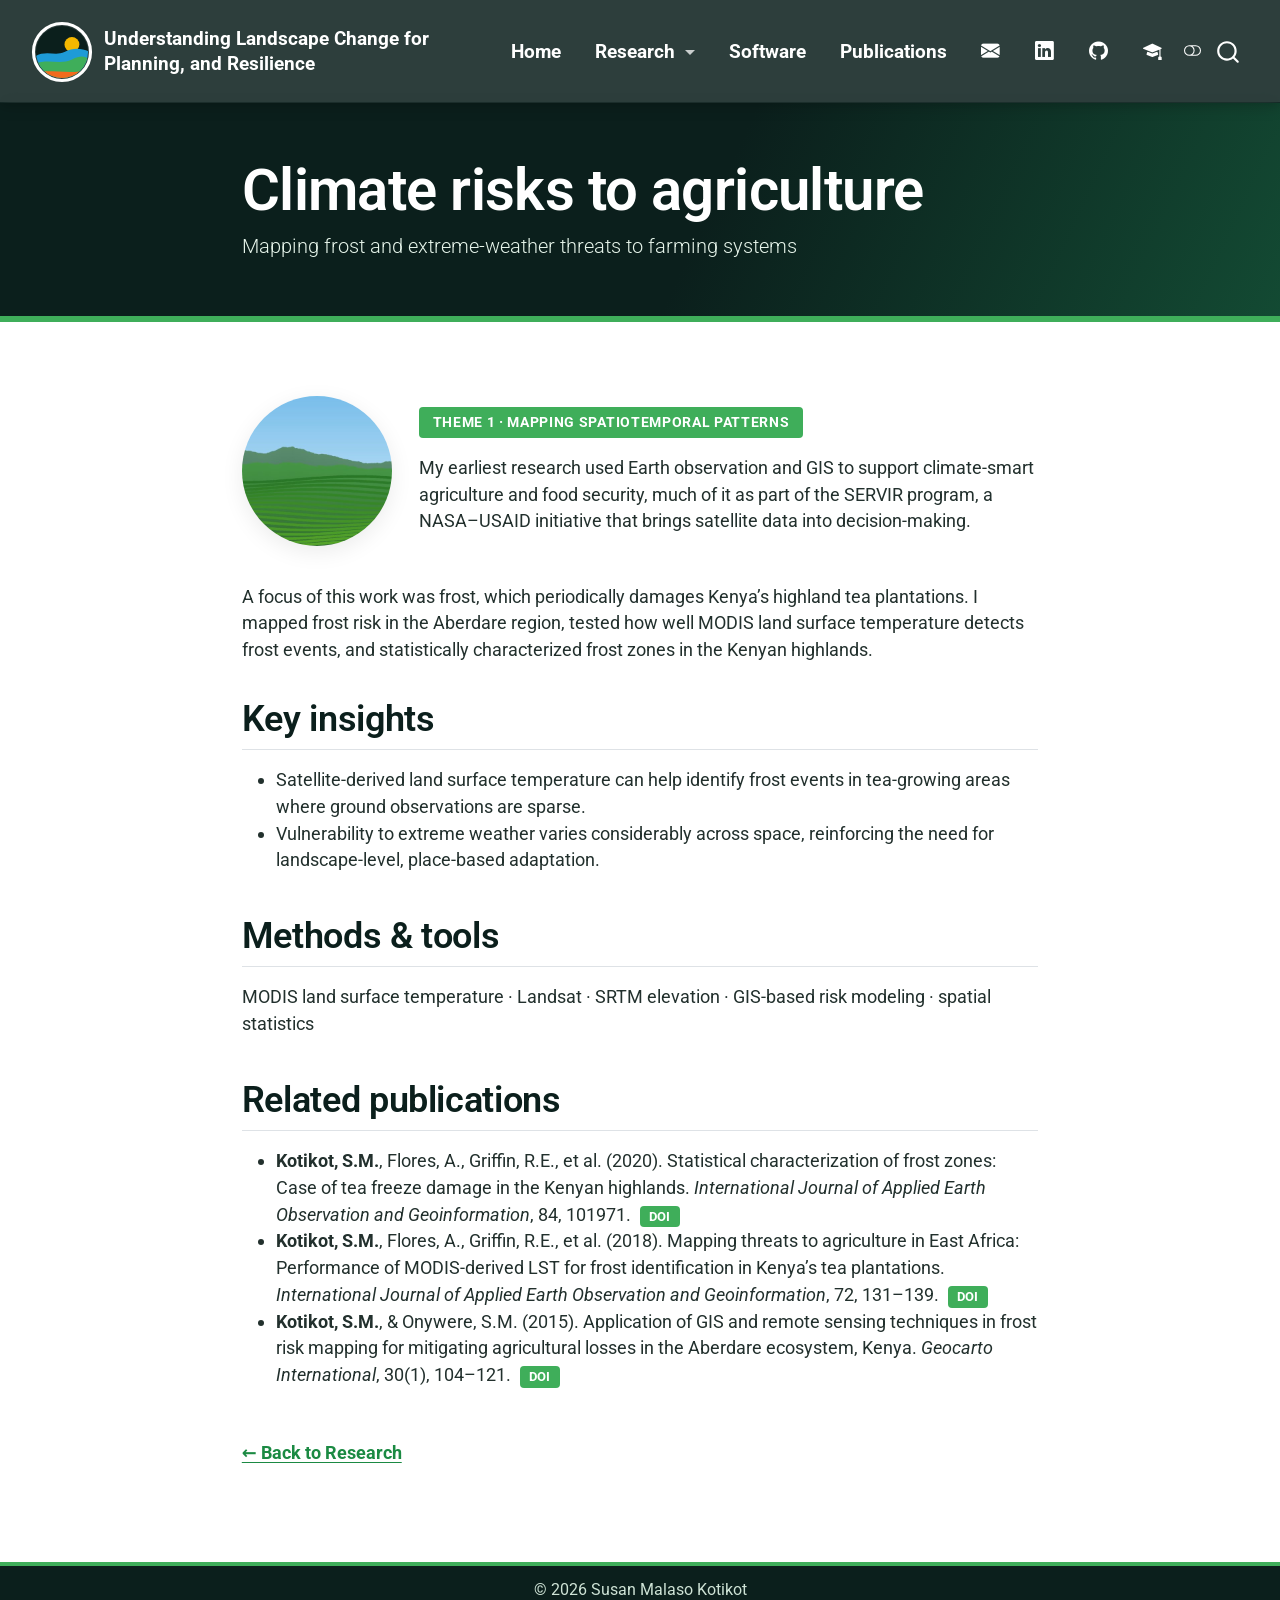
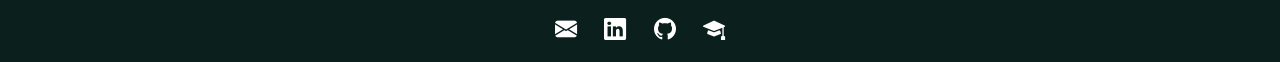
<file: docs/research/agri-risk.html>
<!DOCTYPE html>
<html xmlns="http://www.w3.org/1999/xhtml" lang="en" xml:lang="en"><head>

<meta charset="utf-8">
<meta name="generator" content="quarto-1.10.18">

<meta name="viewport" content="width=device-width, initial-scale=1.0, user-scalable=yes">


<title>Climate risks to agriculture – Susan M. Kotikot</title>
<style>
/* Default styles provided by pandoc.
** See https://pandoc.org/MANUAL.html#variables-for-html for config info.
*/
span.smallcaps{font-variant: small-caps;}
div.columns{display: flex; gap: 1.5em;}
div.column{flex: auto;}
@media screen {
div.columns{gap: min(4vw, 1.5em);}
div.column{overflow-x: auto;}
}
div.hanging-indent{margin-left: 1.5em; text-indent: -1.5em;}
ul.task-list{list-style: none;}
ul.task-list li input[type="checkbox"] {
  width: 0.8em;
  margin: 0 0.8em 0.2em -1em; /* quarto-specific, see https://github.com/quarto-dev/quarto-cli/issues/4556 */ 
  vertical-align: middle;
}
</style>


<script src="../site_libs/quarto-nav/quarto-nav.js"></script>
<script src="../site_libs/quarto-nav/headroom.min.js"></script>
<script src="../site_libs/clipboard/clipboard.min.js"></script>
<script src="../site_libs/quarto-search/autocomplete.umd.js"></script>
<script src="../site_libs/quarto-search/fuse.min.js"></script>
<script src="../site_libs/quarto-search/quarto-search.js"></script>
<meta name="quarto:offset" content="../">
<link href="../images/favicon.svg" rel="icon" type="image/svg+xml">
<script src="../site_libs/quarto-html/quarto.js" type="module"></script>
<script src="../site_libs/quarto-html/tabsets/tabsets.js" type="module"></script>
<script src="../site_libs/quarto-html/popper.min.js"></script>
<script src="../site_libs/quarto-html/tippy.umd.min.js"></script>
<script src="../site_libs/quarto-html/anchor.min.js"></script>
<link href="../site_libs/quarto-html/tippy.css" rel="stylesheet">
<link href="../site_libs/quarto-html/quarto-syntax-highlighting-64a204ab8560d761af7679ceaba22944.css" rel="stylesheet" class="quarto-color-scheme" id="quarto-text-highlighting-styles">
<link href="../site_libs/quarto-html/quarto-syntax-highlighting-dark-b85bc7c33db8c58e0ec93c3465666fed.css" rel="stylesheet" class="quarto-color-scheme quarto-color-alternate" id="quarto-text-highlighting-styles">
<link href="../site_libs/quarto-html/quarto-syntax-highlighting-64a204ab8560d761af7679ceaba22944.css" rel="stylesheet" class="quarto-color-scheme-extra" id="quarto-text-highlighting-styles">
<script src="../site_libs/bootstrap/bootstrap.min.js"></script>
<link href="../site_libs/bootstrap/bootstrap-icons.css" rel="stylesheet">
<link href="../site_libs/bootstrap/bootstrap-555fff109348d2eba875f14f81e5dd2b.min.css" rel="stylesheet" append-hash="true" class="quarto-color-scheme" id="quarto-bootstrap" data-mode="light">
<link href="../site_libs/bootstrap/bootstrap-dark-d1395a1a0c7d1c39ba06f01dce3caa5e.min.css" rel="stylesheet" append-hash="true" class="quarto-color-scheme quarto-color-alternate" id="quarto-bootstrap" data-mode="dark">
<link href="../site_libs/bootstrap/bootstrap-555fff109348d2eba875f14f81e5dd2b.min.css" rel="stylesheet" append-hash="true" class="quarto-color-scheme-extra" id="quarto-bootstrap" data-mode="light">
<script id="quarto-search-options" type="application/json">{
  "location": "navbar",
  "copy-button": false,
  "collapse-after": 3,
  "panel-placement": "end",
  "type": "overlay",
  "limit": 50,
  "keyboard-shortcut": [
    "f",
    "/",
    "s"
  ],
  "show-item-context": false,
  "language": {
    "search-no-results-text": "No results",
    "search-matching-documents-text": "matching documents",
    "search-copy-link-title": "Copy link to search",
    "search-hide-matches-text": "Hide additional matches",
    "search-more-match-text": "more match in this document",
    "search-more-matches-text": "more matches in this document",
    "search-clear-button-title": "Clear",
    "search-text-placeholder": "",
    "search-detached-cancel-button-title": "Cancel",
    "search-submit-button-title": "Submit",
    "search-label": "Search"
  }
}</script>
<style>html{ scroll-behavior: smooth; }</style>


</head>

<body class="nav-fixed fullcontent quarto-light"><script id="quarto-html-before-body" type="application/javascript">
    const toggleBodyColorMode = (bsSheetEl) => {
      const mode = bsSheetEl.getAttribute("data-mode");
      const bodyEl = window.document.querySelector("body");
      if (mode === "dark") {
        bodyEl.classList.add("quarto-dark");
        bodyEl.classList.remove("quarto-light");
      } else {
        bodyEl.classList.add("quarto-light");
        bodyEl.classList.remove("quarto-dark");
      }
    }
    const toggleBodyColorPrimary = () => {
      const bsSheetEl = window.document.querySelector("link#quarto-bootstrap:not([rel=disabled-stylesheet])");
      if (bsSheetEl) {
        toggleBodyColorMode(bsSheetEl);
      }
    }
    const setColorSchemeToggle = (alternate) => {
      const toggles = window.document.querySelectorAll('.quarto-color-scheme-toggle');
      for (let i=0; i < toggles.length; i++) {
        const toggle = toggles[i];
        if (toggle) {
          if (alternate) {
            toggle.classList.add("alternate");
          } else {
            toggle.classList.remove("alternate");
          }
        }
      }
    };
    const toggleColorMode = (alternate) => {
      // Switch the stylesheets
      const primaryStylesheets = window.document.querySelectorAll('link.quarto-color-scheme:not(.quarto-color-alternate)');
      const alternateStylesheets = window.document.querySelectorAll('link.quarto-color-scheme.quarto-color-alternate');
      manageTransitions('#quarto-margin-sidebar .nav-link', false);
      if (alternate) {
        // note: dark is layered on light, we don't disable primary!
        enableStylesheet(alternateStylesheets);
        for (const sheetNode of alternateStylesheets) {
          if (sheetNode.id === "quarto-bootstrap") {
            toggleBodyColorMode(sheetNode);
          }
        }
      } else {
        disableStylesheet(alternateStylesheets);
        enableStylesheet(primaryStylesheets)
        toggleBodyColorPrimary();
      }
      manageTransitions('#quarto-margin-sidebar .nav-link', true);
      // Switch the toggles
      setColorSchemeToggle(alternate)
      // Hack to workaround the fact that safari doesn't
      // properly recolor the scrollbar when toggling (#1455)
      if (navigator.userAgent.indexOf('Safari') > 0 && navigator.userAgent.indexOf('Chrome') == -1) {
        manageTransitions("body", false);
        window.scrollTo(0, 1);
        setTimeout(() => {
          window.scrollTo(0, 0);
          manageTransitions("body", true);
        }, 40);
      }
    }
    const disableStylesheet = (stylesheets) => {
      for (let i=0; i < stylesheets.length; i++) {
        const stylesheet = stylesheets[i];
        stylesheet.rel = 'disabled-stylesheet';
      }
    }
    const enableStylesheet = (stylesheets) => {
      for (let i=0; i < stylesheets.length; i++) {
        const stylesheet = stylesheets[i];
        if(stylesheet.rel !== 'stylesheet') { // for Chrome, which will still FOUC without this check
          stylesheet.rel = 'stylesheet';
        }
      }
    }
    const manageTransitions = (selector, allowTransitions) => {
      const els = window.document.querySelectorAll(selector);
      for (let i=0; i < els.length; i++) {
        const el = els[i];
        if (allowTransitions) {
          el.classList.remove('notransition');
        } else {
          el.classList.add('notransition');
        }
      }
    }
    const isFileUrl = () => {
      return window.location.protocol === 'file:';
    }
    const hasAlternateSentinel = () => {
      let styleSentinel = getColorSchemeSentinel();
      if (styleSentinel !== null) {
        return styleSentinel === "alternate";
      } else {
        return false;
      }
    }
    const setStyleSentinel = (alternate) => {
      const value = alternate ? "alternate" : "default";
      if (!isFileUrl()) {
        window.localStorage.setItem("quarto-color-scheme", value);
      } else {
        localAlternateSentinel = value;
      }
    }
    const getColorSchemeSentinel = () => {
      if (!isFileUrl()) {
        const storageValue = window.localStorage.getItem("quarto-color-scheme");
        return storageValue != null ? storageValue : localAlternateSentinel;
      } else {
        return localAlternateSentinel;
      }
    }
    const toggleGiscusIfUsed = (isAlternate, darkModeDefault) => {
      const baseTheme = document.querySelector('#giscus-base-theme')?.value ?? 'light';
      const alternateTheme = document.querySelector('#giscus-alt-theme')?.value ?? 'dark';
      let newTheme = '';
      if(authorPrefersDark) {
        newTheme = isAlternate ? baseTheme : alternateTheme;
      } else {
        newTheme = isAlternate ? alternateTheme : baseTheme;
      }
      const changeGiscusTheme = () => {
        // From: https://github.com/giscus/giscus/issues/336
        const sendMessage = (message) => {
          const iframe = document.querySelector('iframe.giscus-frame');
          if (!iframe) return;
          iframe.contentWindow.postMessage({ giscus: message }, 'https://giscus.app');
        }
        sendMessage({
          setConfig: {
            theme: newTheme
          }
        });
      }
      const isGiscussLoaded = window.document.querySelector('iframe.giscus-frame') !== null;
      if (isGiscussLoaded) {
        changeGiscusTheme();
      }
    };
    const authorPrefersDark = false;
    const queryPrefersDark = window.matchMedia('(prefers-color-scheme: dark)');
    const darkModeDefault = queryPrefersDark.matches;
      document.querySelector('link#quarto-text-highlighting-styles.quarto-color-scheme-extra').rel = 'disabled-stylesheet';
      document.querySelector('link#quarto-bootstrap.quarto-color-scheme-extra').rel = 'disabled-stylesheet';
    let localAlternateSentinel = darkModeDefault ? 'alternate' : 'default';
    // Dark / light mode switch
    window.quartoToggleColorScheme = () => {
      // Read the current dark / light value
      let toAlternate = !hasAlternateSentinel();
      toggleColorMode(toAlternate);
      setStyleSentinel(toAlternate);
      toggleGiscusIfUsed(toAlternate, darkModeDefault);
      window.dispatchEvent(new Event('resize'));
    };
    queryPrefersDark.addEventListener("change", e => {
      if(window.localStorage.getItem("quarto-color-scheme") !== null)
        return;
      const alternate = e.matches
      toggleColorMode(alternate);
      localAlternateSentinel = e.matches ? 'alternate' : 'default'; // this is used alongside local storage!
      toggleGiscusIfUsed(alternate, darkModeDefault);
    });
    // Switch to dark mode if need be
    if (hasAlternateSentinel()) {
      toggleColorMode(true);
    } else {
      toggleColorMode(false);
    }
  </script>

<div id="quarto-search-results"></div>
  <header id="quarto-header" class="headroom fixed-top quarto-banner">
    <nav class="navbar navbar-expand-lg " data-bs-theme="dark">
      <div class="navbar-container container-fluid">
      <div class="navbar-brand-container mx-auto">
    <a href="../index.html" class="navbar-brand navbar-brand-logo">
    <img src="../images/logo.svg" alt="Susan M. Kotikot logo" class="navbar-logo light-content">
    <img src="../images/logo.svg" alt="Susan M. Kotikot logo" class="navbar-logo dark-content">
    </a>
    <a class="navbar-brand" href="../index.html">
    <span class="navbar-title">Understanding Landscape Change for Planning, and Resilience</span>
    </a>
  </div>
            <div id="quarto-search" class="" title="Search"></div>
          <button class="navbar-toggler" type="button" data-bs-toggle="collapse" data-bs-target="#navbarCollapse" aria-controls="navbarCollapse" role="menu" aria-expanded="false" aria-label="Toggle navigation" onclick="if (window.quartoToggleHeadroom) { window.quartoToggleHeadroom(); }">
  <span class="navbar-toggler-icon"></span>
</button>
          <div class="collapse navbar-collapse" id="navbarCollapse">
            <ul class="navbar-nav navbar-nav-scroll me-auto">
  <li class="nav-item">
    <a class="nav-link" href="../index.html"> 
<span class="menu-text">Home</span></a>
  </li>  
  <li class="nav-item dropdown ">
    <a class="nav-link dropdown-toggle" href="#" id="nav-menu-research" role="link" data-bs-toggle="dropdown" aria-expanded="false">
 <span class="menu-text">Research</span>
    </a>
    <ul class="dropdown-menu" aria-labelledby="nav-menu-research">    
        <li>
    <a class="dropdown-item" href="../research.html">
 <span class="dropdown-text">All research themes</span></a>
  </li>  
        <li><hr class="dropdown-divider"></li>
        <li>
    <a class="dropdown-item" href="../research.html#mapping-spatiotemporal-patterns-of-dynamic-landscapes">
 <span class="dropdown-text">Mapping dynamic landscapes</span></a>
  </li>  
        <li>
    <a class="dropdown-item" href="../research.html#modeling-integrated-landscapes-for-social-ecological-resilience">
 <span class="dropdown-text">Modeling integrated landscapes</span></a>
  </li>  
        <li>
    <a class="dropdown-item" href="../research.html#transdisciplinary-research-for-landscape-management">
 <span class="dropdown-text">Research for landscape management</span></a>
  </li>  
    </ul>
  </li>
  <li class="nav-item">
    <a class="nav-link" href="../software.html"> 
<span class="menu-text">Software</span></a>
  </li>  
  <li class="nav-item">
    <a class="nav-link" href="../publications.html"> 
<span class="menu-text">Publications</span></a>
  </li>  
</ul>
            <ul class="navbar-nav navbar-nav-scroll ms-auto">
  <li class="nav-item compact">
    <a class="nav-link" href="mailto:susan.kotikot@uconn.edu"> <i class="bi bi-envelope-fill" role="img" aria-label="Email">
</i> 
<span class="menu-text"></span></a>
  </li>  
  <li class="nav-item compact">
    <a class="nav-link" href="https://www.linkedin.com/in/susankotikot"> <i class="bi bi-linkedin" role="img" aria-label="LinkedIn">
</i> 
<span class="menu-text"></span></a>
  </li>  
  <li class="nav-item compact">
    <a class="nav-link" href="https://github.com/skotikot"> <i class="bi bi-github" role="img" aria-label="GitHub">
</i> 
<span class="menu-text"></span></a>
  </li>  
  <li class="nav-item compact">
    <a class="nav-link" href="https://scholar.google.com/citations?user=GiHpEEsAAAAJ&amp;hl=en"> <i class="bi bi-mortarboard-fill" role="img" aria-label="Google Scholar">
</i> 
<span class="menu-text"></span></a>
  </li>  
</ul>
          </div> <!-- /navcollapse -->
            <div class="quarto-navbar-tools">
  <a href="" class="quarto-color-scheme-toggle quarto-navigation-tool  px-1" onclick="window.quartoToggleColorScheme(); return false;" title="Toggle dark mode"><i class="bi"></i></a>
</div>
      </div> <!-- /container-fluid -->
    </nav>
</header>
<!-- content -->
<header id="title-block-header" class="quarto-title-block default page-columns page-full">
  <div class="quarto-title-banner page-columns page-full">
    <div class="quarto-title column-body">
      <h1 class="title">Climate risks to agriculture</h1>
            <p class="subtitle lead">Mapping frost and extreme-weather threats to farming systems</p>
                      </div>
  </div>
    
  
  <div class="quarto-title-meta">

      
    
      
    </div>
    
  
  </header><div id="quarto-content" class="quarto-container page-columns page-rows-contents page-layout-article page-navbar">
<!-- sidebar -->
<!-- margin-sidebar -->
    
<!-- main -->
<main class="content quarto-banner-title-block" id="quarto-document-content">






<div class="topic-banner">
<p><img src="../images/placeholders/card-tea.jpg" alt="Climate risks to agriculture"></p>
<div>
<p><span class="theme-tag tag-1">Theme 1 · Mapping spatiotemporal patterns</span></p>
<p>My earliest research used Earth observation and GIS to support climate-smart agriculture and food security, much of it as part of the SERVIR program, a NASA–USAID initiative that brings satellite data into decision-making.</p>
</div>
</div>
<p>A focus of this work was frost, which periodically damages Kenya’s highland tea plantations. I mapped frost risk in the Aberdare region, tested how well MODIS land surface temperature detects frost events, and statistically characterized frost zones in the Kenyan highlands.</p>
<section id="key-insights" class="level2">
<h2 class="anchored" data-anchor-id="key-insights">Key insights</h2>
<ul>
<li>Satellite-derived land surface temperature can help identify frost events in tea-growing areas where ground observations are sparse.</li>
<li>Vulnerability to extreme weather varies considerably across space, reinforcing the need for landscape-level, place-based adaptation.</li>
</ul>
</section>
<section id="methods-tools" class="level2">
<h2 class="anchored" data-anchor-id="methods-tools">Methods &amp; tools</h2>
<p>MODIS land surface temperature · Landsat · SRTM elevation · GIS-based risk modeling · spatial statistics</p>
</section>
<section id="related-publications" class="level2">
<h2 class="anchored" data-anchor-id="related-publications">Related publications</h2>
<ul>
<li><strong>Kotikot, S.M.</strong>, Flores, A., Griffin, R.E., et al.&nbsp;(2020). Statistical characterization of frost zones: Case of tea freeze damage in the Kenyan highlands. <em>International Journal of Applied Earth Observation and Geoinformation</em>, 84, 101971. <a href="https://doi.org/10.1016/j.jag.2019.101971" class="badge-doi">DOI</a></li>
<li><strong>Kotikot, S.M.</strong>, Flores, A., Griffin, R.E., et al.&nbsp;(2018). Mapping threats to agriculture in East Africa: Performance of MODIS-derived LST for frost identification in Kenya’s tea plantations. <em>International Journal of Applied Earth Observation and Geoinformation</em>, 72, 131–139. <a href="https://doi.org/10.1016/j.jag.2018.05.009" class="badge-doi">DOI</a></li>
<li><strong>Kotikot, S.M.</strong>, &amp; Onywere, S.M. (2015). Application of GIS and remote sensing techniques in frost risk mapping for mitigating agricultural losses in the Aberdare ecosystem, Kenya. <em>Geocarto International</em>, 30(1), 104–121. <a href="https://doi.org/10.1080/10106049.2014.965758" class="badge-doi">DOI</a></li>
</ul>
<p><a href="../research.html" class="back-link">← Back to Research</a></p>


</section>

</main> <!-- /main -->
<script id="quarto-html-after-body" type="application/javascript">
  window.document.addEventListener("DOMContentLoaded", function (event) {
    // Ensure there is a toggle, if there isn't float one in the top right
    if (window.document.querySelector('.quarto-color-scheme-toggle') === null) {
      const a = window.document.createElement('a');
      a.classList.add('top-right');
      a.classList.add('quarto-color-scheme-toggle');
      a.href = "";
      a.onclick = function() { try { window.quartoToggleColorScheme(); } catch {} return false; };
      const i = window.document.createElement("i");
      i.classList.add('bi');
      a.appendChild(i);
      window.document.body.appendChild(a);
    }
    setColorSchemeToggle(hasAlternateSentinel())
    const icon = "";
    const anchorJS = new window.AnchorJS();
    anchorJS.options = {
      placement: 'right',
      icon: icon
    };
    anchorJS.add('.anchored');
    const isCodeAnnotation = (el) => {
      for (const clz of el.classList) {
        if (clz.startsWith('code-annotation-')) {                     
          return true;
        }
      }
      return false;
    }
    const onCopySuccess = function(e) {
      // button target
      const button = e.trigger;
      // don't keep focus
      button.blur();
      // flash "checked"
      button.classList.add('code-copy-button-checked');
      var currentTitle = button.getAttribute("title");
      button.setAttribute("title", "Copied!");
      let tooltip;
      if (window.bootstrap) {
        button.setAttribute("data-bs-toggle", "tooltip");
        button.setAttribute("data-bs-placement", "left");
        button.setAttribute("data-bs-title", "Copied!");
        tooltip = new bootstrap.Tooltip(button, 
          { trigger: "manual", 
            customClass: "code-copy-button-tooltip",
            offset: [0, -8]});
        tooltip.show();    
      }
      setTimeout(function() {
        if (tooltip) {
          tooltip.hide();
          button.removeAttribute("data-bs-title");
          button.removeAttribute("data-bs-toggle");
          button.removeAttribute("data-bs-placement");
        }
        button.setAttribute("title", currentTitle);
        button.classList.remove('code-copy-button-checked');
      }, 1000);
      // clear code selection
      e.clearSelection();
    }
    const getTextToCopy = function(trigger) {
      const outerScaffold = trigger.parentElement.cloneNode(true);
      const codeEl = outerScaffold.querySelector('code');
      for (const childEl of codeEl.children) {
        if (isCodeAnnotation(childEl)) {
          childEl.remove();
        }
      }
      return codeEl.innerText;
    }
    const clipboard = new window.ClipboardJS('.code-copy-button:not([data-in-quarto-modal])', {
      text: getTextToCopy
    });
    clipboard.on('success', onCopySuccess);
    if (window.document.getElementById('quarto-embedded-source-code-modal')) {
      const clipboardModal = new window.ClipboardJS('.code-copy-button[data-in-quarto-modal]', {
        text: getTextToCopy,
        container: window.document.getElementById('quarto-embedded-source-code-modal')
      });
      clipboardModal.on('success', onCopySuccess);
    }
      var localhostRegex = new RegExp(/^(?:http|https):\/\/localhost\:?[0-9]*\//);
      var mailtoRegex = new RegExp(/^mailto:/);
        var filterRegex = new RegExp('/' + window.location.host + '/');
      var isInternal = (href) => {
          return filterRegex.test(href) || localhostRegex.test(href) || mailtoRegex.test(href);
      }
      // Inspect non-navigation links and adorn them if external
     var links = window.document.querySelectorAll('a[href]:not(.nav-link):not(.navbar-brand):not(.toc-action):not(.sidebar-link):not(.sidebar-item-toggle):not(.pagination-link):not(.no-external):not([aria-hidden]):not(.dropdown-item):not(.quarto-navigation-tool):not(.about-link)');
      for (var i=0; i<links.length; i++) {
        const link = links[i];
        if (!isInternal(link.href)) {
          // undo the damage that might have been done by quarto-nav.js in the case of
          // links that we want to consider external
          if (link.dataset.originalHref !== undefined) {
            link.href = link.dataset.originalHref;
          }
            // target, if specified
            link.setAttribute("target", "_blank");
            if (link.getAttribute("rel") === null) {
              link.setAttribute("rel", "noopener");
            }
        }
      }
    function tippyHover(el, contentFn, onTriggerFn, onUntriggerFn) {
      const config = {
        allowHTML: true,
        maxWidth: 500,
        delay: 100,
        arrow: false,
        appendTo: function(el) {
            return el.parentElement;
        },
        interactive: true,
        interactiveBorder: 10,
        theme: 'quarto',
        placement: 'bottom-start',
      };
      if (contentFn) {
        config.content = contentFn;
      }
      if (onTriggerFn) {
        config.onTrigger = onTriggerFn;
      }
      if (onUntriggerFn) {
        config.onUntrigger = onUntriggerFn;
      }
      window.tippy(el, config); 
    }
    const noterefs = window.document.querySelectorAll('a[role="doc-noteref"]');
    for (var i=0; i<noterefs.length; i++) {
      const ref = noterefs[i];
      tippyHover(ref, function() {
        // use id or data attribute instead here
        let href = ref.getAttribute('data-footnote-href') || ref.getAttribute('href');
        try { href = new URL(href).hash; } catch {}
        const id = href.replace(/^#\/?/, "");
        const note = window.document.getElementById(id);
        if (note) {
          return note.innerHTML;
        } else {
          return "";
        }
      });
    }
    const xrefs = window.document.querySelectorAll('a.quarto-xref');
    const processXRef = (id, note) => {
      // Strip column container classes
      const stripColumnClz = (el) => {
        el.classList.remove("page-full", "page-columns");
        if (el.children) {
          for (const child of el.children) {
            stripColumnClz(child);
          }
        }
      }
      stripColumnClz(note)
      if (id === null || id.startsWith('sec-')) {
        // Special case sections, only their first couple elements
        const container = document.createElement("div");
        if (note.children && note.children.length > 2) {
          container.appendChild(note.children[0].cloneNode(true));
          for (let i = 1; i < note.children.length; i++) {
            const child = note.children[i];
            if (child.tagName === "P" && child.innerText === "") {
              continue;
            } else {
              container.appendChild(child.cloneNode(true));
              break;
            }
          }
          if (window.Quarto?.typesetMath) {
            window.Quarto.typesetMath(container);
          }
          return container.innerHTML
        } else {
          if (window.Quarto?.typesetMath) {
            window.Quarto.typesetMath(note);
          }
          return note.innerHTML;
        }
      } else {
        // Remove any anchor links if they are present
        const anchorLink = note.querySelector('a.anchorjs-link');
        if (anchorLink) {
          anchorLink.remove();
        }
        if (window.Quarto?.typesetMath) {
          window.Quarto.typesetMath(note);
        }
        if (note.classList.contains("callout")) {
          return note.outerHTML;
        } else {
          return note.innerHTML;
        }
      }
    }
    for (var i=0; i<xrefs.length; i++) {
      const xref = xrefs[i];
      tippyHover(xref, undefined, function(instance) {
        instance.disable();
        let url = xref.getAttribute('href');
        let hash = undefined; 
        if (url.startsWith('#')) {
          hash = url;
        } else {
          try { hash = new URL(url).hash; } catch {}
        }
        if (hash) {
          const id = hash.replace(/^#\/?/, "");
          const note = window.document.getElementById(id);
          if (note !== null) {
            try {
              const html = processXRef(id, note.cloneNode(true));
              instance.setContent(html);
            } finally {
              instance.enable();
              instance.show();
            }
          } else {
            // See if we can fetch this
            fetch(url.split('#')[0])
            .then(res => res.text())
            .then(html => {
              const parser = new DOMParser();
              const htmlDoc = parser.parseFromString(html, "text/html");
              const note = htmlDoc.getElementById(id);
              if (note !== null) {
                const html = processXRef(id, note);
                instance.setContent(html);
              } 
            }).finally(() => {
              instance.enable();
              instance.show();
            });
          }
        } else {
          // See if we can fetch a full url (with no hash to target)
          // This is a special case and we should probably do some content thinning / targeting
          fetch(url)
          .then(res => res.text())
          .then(html => {
            const parser = new DOMParser();
            const htmlDoc = parser.parseFromString(html, "text/html");
            const note = htmlDoc.querySelector('main.content');
            if (note !== null) {
              // This should only happen for chapter cross references
              // (since there is no id in the URL)
              // remove the first header
              if (note.children.length > 0 && note.children[0].tagName === "HEADER") {
                note.children[0].remove();
              }
              const html = processXRef(null, note);
              instance.setContent(html);
            } 
          }).finally(() => {
            instance.enable();
            instance.show();
          });
        }
      }, function(instance) {
      });
    }
        let selectedAnnoteEl;
        const selectorForAnnotation = ( cell, annotation) => {
          let cellAttr = 'data-code-cell="' + cell + '"';
          let lineAttr = 'data-code-annotation="' +  annotation + '"';
          const selector = 'span[' + cellAttr + '][' + lineAttr + ']';
          return selector;
        }
        const selectCodeLines = (annoteEl) => {
          const doc = window.document;
          const targetCell = annoteEl.getAttribute("data-target-cell");
          const targetAnnotation = annoteEl.getAttribute("data-target-annotation");
          const annoteSpan = window.document.querySelector(selectorForAnnotation(targetCell, targetAnnotation));
          const lines = annoteSpan.getAttribute("data-code-lines").split(",");
          const lineIds = lines.map((line) => {
            return targetCell + "-" + line;
          })
          let top = null;
          let height = null;
          let parent = null;
          if (lineIds.length > 0) {
              //compute the position of the single el (top and bottom and make a div)
              const el = window.document.getElementById(lineIds[0]);
              top = el.offsetTop;
              height = el.offsetHeight;
              parent = el.parentElement.parentElement;
            if (lineIds.length > 1) {
              const lastEl = window.document.getElementById(lineIds[lineIds.length - 1]);
              const bottom = lastEl.offsetTop + lastEl.offsetHeight;
              height = bottom - top;
            }
            if (top !== null && height !== null && parent !== null) {
              // cook up a div (if necessary) and position it 
              let div = window.document.getElementById("code-annotation-line-highlight");
              if (div === null) {
                div = window.document.createElement("div");
                div.setAttribute("id", "code-annotation-line-highlight");
                div.style.position = 'absolute';
                parent.appendChild(div);
              }
              div.style.top = top - 2 + "px";
              div.style.height = height + 4 + "px";
              div.style.left = 0;
              let gutterDiv = window.document.getElementById("code-annotation-line-highlight-gutter");
              if (gutterDiv === null) {
                gutterDiv = window.document.createElement("div");
                gutterDiv.setAttribute("id", "code-annotation-line-highlight-gutter");
                gutterDiv.style.position = 'absolute';
                const codeCell = window.document.getElementById(targetCell);
                const gutter = codeCell.querySelector('.code-annotation-gutter');
                gutter.appendChild(gutterDiv);
              }
              gutterDiv.style.top = top - 2 + "px";
              gutterDiv.style.height = height + 4 + "px";
            }
            selectedAnnoteEl = annoteEl;
          }
        };
        const unselectCodeLines = () => {
          const elementsIds = ["code-annotation-line-highlight", "code-annotation-line-highlight-gutter"];
          elementsIds.forEach((elId) => {
            const div = window.document.getElementById(elId);
            if (div) {
              div.remove();
            }
          });
          selectedAnnoteEl = undefined;
        };
          // Handle positioning of the toggle
      window.addEventListener(
        "resize",
        throttle(() => {
          elRect = undefined;
          if (selectedAnnoteEl) {
            selectCodeLines(selectedAnnoteEl);
          }
        }, 10)
      );
      function throttle(fn, ms) {
      let throttle = false;
      let timer;
        return (...args) => {
          if(!throttle) { // first call gets through
              fn.apply(this, args);
              throttle = true;
          } else { // all the others get throttled
              if(timer) clearTimeout(timer); // cancel #2
              timer = setTimeout(() => {
                fn.apply(this, args);
                timer = throttle = false;
              }, ms);
          }
        };
      }
        // Attach click handler to the DT
        const annoteDls = window.document.querySelectorAll('dt[data-target-cell]');
        for (const annoteDlNode of annoteDls) {
          annoteDlNode.addEventListener('click', (event) => {
            const clickedEl = event.target;
            if (clickedEl !== selectedAnnoteEl) {
              unselectCodeLines();
              const activeEl = window.document.querySelector('dt[data-target-cell].code-annotation-active');
              if (activeEl) {
                activeEl.classList.remove('code-annotation-active');
              }
              selectCodeLines(clickedEl);
              clickedEl.classList.add('code-annotation-active');
            } else {
              // Unselect the line
              unselectCodeLines();
              clickedEl.classList.remove('code-annotation-active');
            }
          });
        }
    const findCites = (el) => {
      const parentEl = el.parentElement;
      if (parentEl) {
        const cites = parentEl.dataset.cites;
        if (cites) {
          return {
            el,
            cites: cites.split(' ')
          };
        } else {
          return findCites(el.parentElement)
        }
      } else {
        return undefined;
      }
    };
    var bibliorefs = window.document.querySelectorAll('a[role="doc-biblioref"]');
    for (var i=0; i<bibliorefs.length; i++) {
      const ref = bibliorefs[i];
      const citeInfo = findCites(ref);
      if (citeInfo) {
        tippyHover(citeInfo.el, function() {
          var popup = window.document.createElement('div');
          citeInfo.cites.forEach(function(cite) {
            var citeDiv = window.document.createElement('div');
            citeDiv.classList.add('hanging-indent');
            citeDiv.classList.add('csl-entry');
            var biblioDiv = window.document.getElementById('ref-' + cite);
            if (biblioDiv) {
              citeDiv.innerHTML = biblioDiv.innerHTML;
            }
            popup.appendChild(citeDiv);
          });
          return popup.innerHTML;
        });
      }
    }
  });
  </script>
</div> <!-- /content -->
<footer class="footer">
  <div class="nav-footer">
    <div class="nav-footer-left">
      &nbsp;
    </div>   
    <div class="nav-footer-center">
      <ul class="footer-items list-unstyled">
    <li class="nav-item">
 © 2026 Susan Malaso Kotikot
  </li>  
    <li class="nav-item compact">
    <a class="nav-link" href="mailto:susan.kotikot@uconn.edu">
      <i class="bi bi-envelope-fill" role="img" aria-label="Email">
</i> 
    </a>
  </li>  
    <li class="nav-item compact">
    <a class="nav-link" href="https://www.linkedin.com/in/susankotikot">
      <i class="bi bi-linkedin" role="img" aria-label="LinkedIn">
</i> 
    </a>
  </li>  
    <li class="nav-item compact">
    <a class="nav-link" href="https://github.com/skotikot">
      <i class="bi bi-github" role="img" aria-label="GitHub">
</i> 
    </a>
  </li>  
    <li class="nav-item compact">
    <a class="nav-link" href="https://scholar.google.com/citations?user=GiHpEEsAAAAJ&amp;hl=en">
      <i class="bi bi-mortarboard-fill" role="img" aria-label="Google Scholar">
</i> 
    </a>
  </li>  
</ul>
    </div>
    <div class="nav-footer-right">
      &nbsp;
    </div>
  </div>
</footer>




<script src="../site_libs/quarto-html/zenscroll-min.js"></script>
</body></html>
</file>
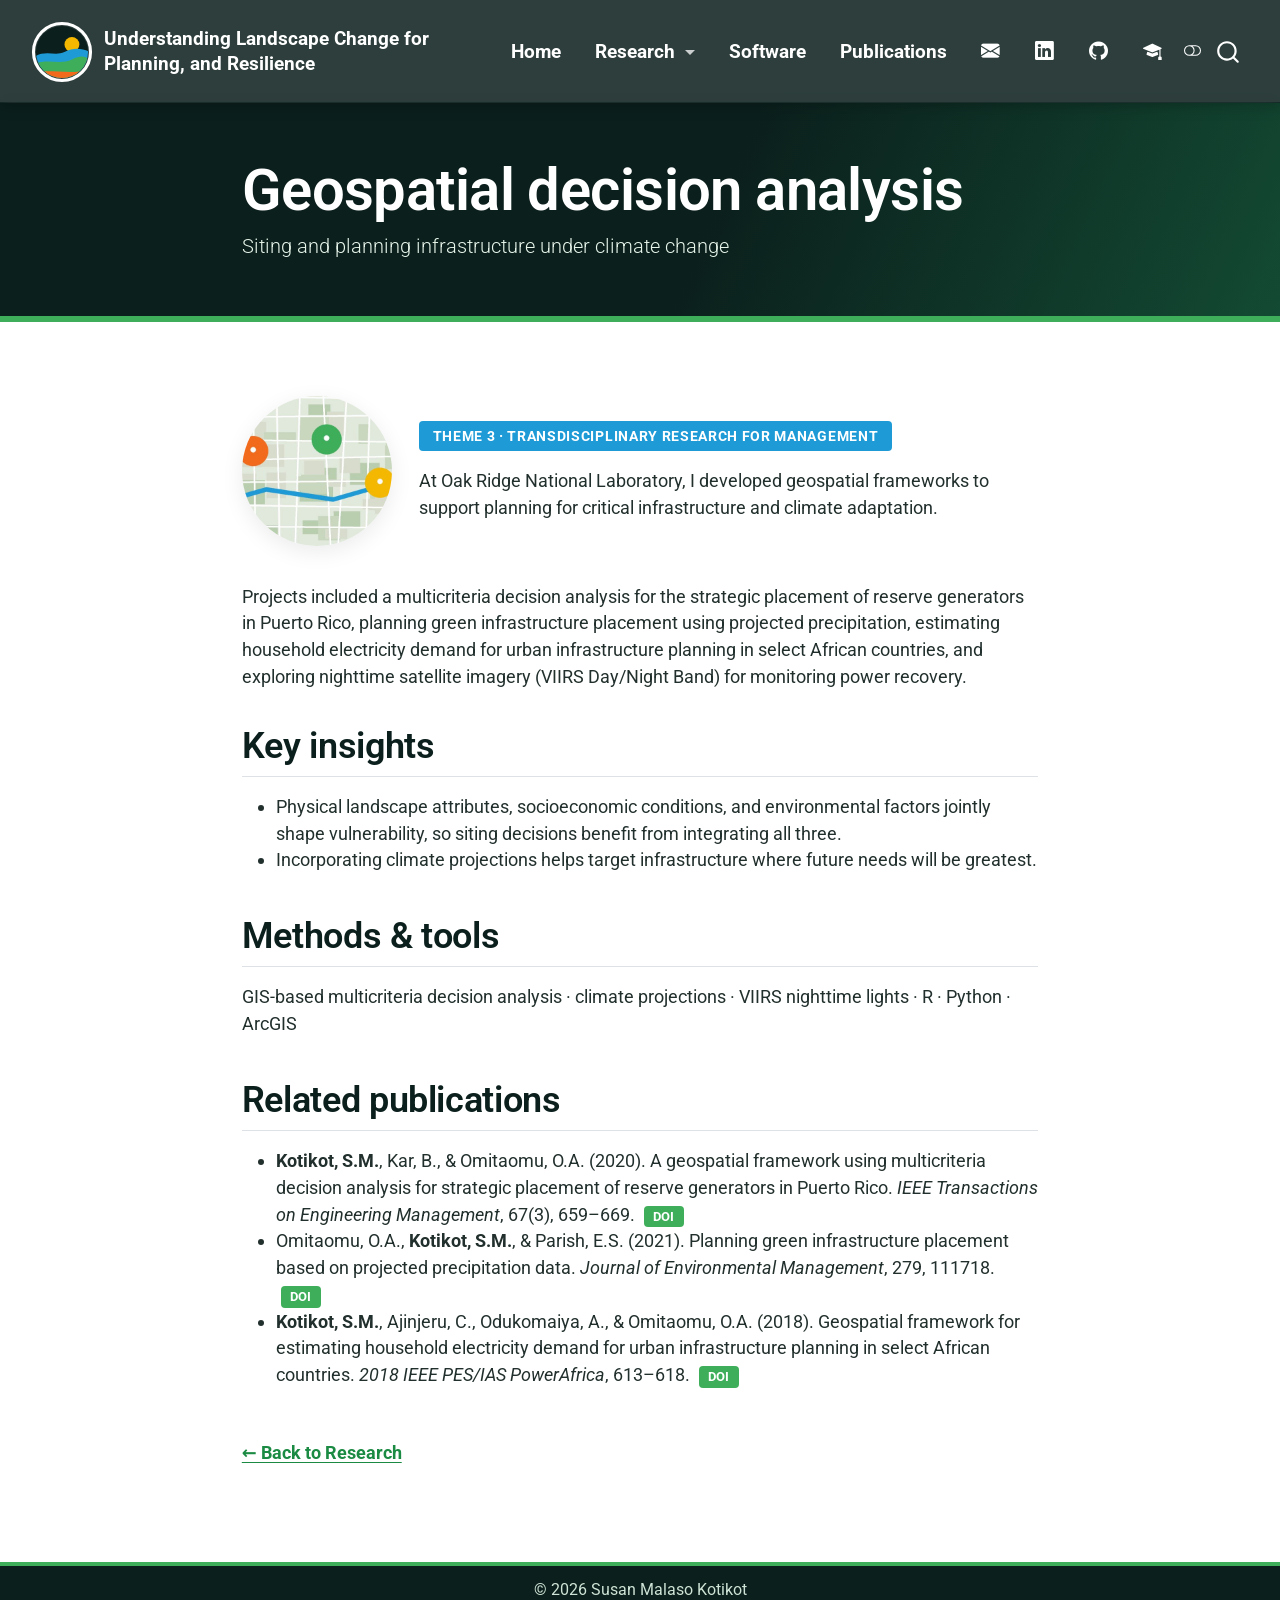
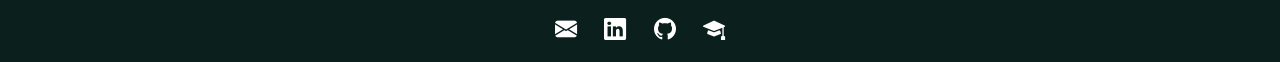
<file: docs/research/decision-support.html>
<!DOCTYPE html>
<html xmlns="http://www.w3.org/1999/xhtml" lang="en" xml:lang="en"><head>

<meta charset="utf-8">
<meta name="generator" content="quarto-1.10.18">

<meta name="viewport" content="width=device-width, initial-scale=1.0, user-scalable=yes">


<title>Geospatial decision analysis – Susan M. Kotikot</title>
<style>
/* Default styles provided by pandoc.
** See https://pandoc.org/MANUAL.html#variables-for-html for config info.
*/
span.smallcaps{font-variant: small-caps;}
div.columns{display: flex; gap: 1.5em;}
div.column{flex: auto;}
@media screen {
div.columns{gap: min(4vw, 1.5em);}
div.column{overflow-x: auto;}
}
div.hanging-indent{margin-left: 1.5em; text-indent: -1.5em;}
ul.task-list{list-style: none;}
ul.task-list li input[type="checkbox"] {
  width: 0.8em;
  margin: 0 0.8em 0.2em -1em; /* quarto-specific, see https://github.com/quarto-dev/quarto-cli/issues/4556 */ 
  vertical-align: middle;
}
</style>


<script src="../site_libs/quarto-nav/quarto-nav.js"></script>
<script src="../site_libs/quarto-nav/headroom.min.js"></script>
<script src="../site_libs/clipboard/clipboard.min.js"></script>
<script src="../site_libs/quarto-search/autocomplete.umd.js"></script>
<script src="../site_libs/quarto-search/fuse.min.js"></script>
<script src="../site_libs/quarto-search/quarto-search.js"></script>
<meta name="quarto:offset" content="../">
<link href="../images/favicon.svg" rel="icon" type="image/svg+xml">
<script src="../site_libs/quarto-html/quarto.js" type="module"></script>
<script src="../site_libs/quarto-html/tabsets/tabsets.js" type="module"></script>
<script src="../site_libs/quarto-html/popper.min.js"></script>
<script src="../site_libs/quarto-html/tippy.umd.min.js"></script>
<script src="../site_libs/quarto-html/anchor.min.js"></script>
<link href="../site_libs/quarto-html/tippy.css" rel="stylesheet">
<link href="../site_libs/quarto-html/quarto-syntax-highlighting-64a204ab8560d761af7679ceaba22944.css" rel="stylesheet" class="quarto-color-scheme" id="quarto-text-highlighting-styles">
<link href="../site_libs/quarto-html/quarto-syntax-highlighting-dark-b85bc7c33db8c58e0ec93c3465666fed.css" rel="stylesheet" class="quarto-color-scheme quarto-color-alternate" id="quarto-text-highlighting-styles">
<link href="../site_libs/quarto-html/quarto-syntax-highlighting-64a204ab8560d761af7679ceaba22944.css" rel="stylesheet" class="quarto-color-scheme-extra" id="quarto-text-highlighting-styles">
<script src="../site_libs/bootstrap/bootstrap.min.js"></script>
<link href="../site_libs/bootstrap/bootstrap-icons.css" rel="stylesheet">
<link href="../site_libs/bootstrap/bootstrap-555fff109348d2eba875f14f81e5dd2b.min.css" rel="stylesheet" append-hash="true" class="quarto-color-scheme" id="quarto-bootstrap" data-mode="light">
<link href="../site_libs/bootstrap/bootstrap-dark-d1395a1a0c7d1c39ba06f01dce3caa5e.min.css" rel="stylesheet" append-hash="true" class="quarto-color-scheme quarto-color-alternate" id="quarto-bootstrap" data-mode="dark">
<link href="../site_libs/bootstrap/bootstrap-555fff109348d2eba875f14f81e5dd2b.min.css" rel="stylesheet" append-hash="true" class="quarto-color-scheme-extra" id="quarto-bootstrap" data-mode="light">
<script id="quarto-search-options" type="application/json">{
  "location": "navbar",
  "copy-button": false,
  "collapse-after": 3,
  "panel-placement": "end",
  "type": "overlay",
  "limit": 50,
  "keyboard-shortcut": [
    "f",
    "/",
    "s"
  ],
  "show-item-context": false,
  "language": {
    "search-no-results-text": "No results",
    "search-matching-documents-text": "matching documents",
    "search-copy-link-title": "Copy link to search",
    "search-hide-matches-text": "Hide additional matches",
    "search-more-match-text": "more match in this document",
    "search-more-matches-text": "more matches in this document",
    "search-clear-button-title": "Clear",
    "search-text-placeholder": "",
    "search-detached-cancel-button-title": "Cancel",
    "search-submit-button-title": "Submit",
    "search-label": "Search"
  }
}</script>
<style>html{ scroll-behavior: smooth; }</style>


</head>

<body class="nav-fixed fullcontent quarto-light"><script id="quarto-html-before-body" type="application/javascript">
    const toggleBodyColorMode = (bsSheetEl) => {
      const mode = bsSheetEl.getAttribute("data-mode");
      const bodyEl = window.document.querySelector("body");
      if (mode === "dark") {
        bodyEl.classList.add("quarto-dark");
        bodyEl.classList.remove("quarto-light");
      } else {
        bodyEl.classList.add("quarto-light");
        bodyEl.classList.remove("quarto-dark");
      }
    }
    const toggleBodyColorPrimary = () => {
      const bsSheetEl = window.document.querySelector("link#quarto-bootstrap:not([rel=disabled-stylesheet])");
      if (bsSheetEl) {
        toggleBodyColorMode(bsSheetEl);
      }
    }
    const setColorSchemeToggle = (alternate) => {
      const toggles = window.document.querySelectorAll('.quarto-color-scheme-toggle');
      for (let i=0; i < toggles.length; i++) {
        const toggle = toggles[i];
        if (toggle) {
          if (alternate) {
            toggle.classList.add("alternate");
          } else {
            toggle.classList.remove("alternate");
          }
        }
      }
    };
    const toggleColorMode = (alternate) => {
      // Switch the stylesheets
      const primaryStylesheets = window.document.querySelectorAll('link.quarto-color-scheme:not(.quarto-color-alternate)');
      const alternateStylesheets = window.document.querySelectorAll('link.quarto-color-scheme.quarto-color-alternate');
      manageTransitions('#quarto-margin-sidebar .nav-link', false);
      if (alternate) {
        // note: dark is layered on light, we don't disable primary!
        enableStylesheet(alternateStylesheets);
        for (const sheetNode of alternateStylesheets) {
          if (sheetNode.id === "quarto-bootstrap") {
            toggleBodyColorMode(sheetNode);
          }
        }
      } else {
        disableStylesheet(alternateStylesheets);
        enableStylesheet(primaryStylesheets)
        toggleBodyColorPrimary();
      }
      manageTransitions('#quarto-margin-sidebar .nav-link', true);
      // Switch the toggles
      setColorSchemeToggle(alternate)
      // Hack to workaround the fact that safari doesn't
      // properly recolor the scrollbar when toggling (#1455)
      if (navigator.userAgent.indexOf('Safari') > 0 && navigator.userAgent.indexOf('Chrome') == -1) {
        manageTransitions("body", false);
        window.scrollTo(0, 1);
        setTimeout(() => {
          window.scrollTo(0, 0);
          manageTransitions("body", true);
        }, 40);
      }
    }
    const disableStylesheet = (stylesheets) => {
      for (let i=0; i < stylesheets.length; i++) {
        const stylesheet = stylesheets[i];
        stylesheet.rel = 'disabled-stylesheet';
      }
    }
    const enableStylesheet = (stylesheets) => {
      for (let i=0; i < stylesheets.length; i++) {
        const stylesheet = stylesheets[i];
        if(stylesheet.rel !== 'stylesheet') { // for Chrome, which will still FOUC without this check
          stylesheet.rel = 'stylesheet';
        }
      }
    }
    const manageTransitions = (selector, allowTransitions) => {
      const els = window.document.querySelectorAll(selector);
      for (let i=0; i < els.length; i++) {
        const el = els[i];
        if (allowTransitions) {
          el.classList.remove('notransition');
        } else {
          el.classList.add('notransition');
        }
      }
    }
    const isFileUrl = () => {
      return window.location.protocol === 'file:';
    }
    const hasAlternateSentinel = () => {
      let styleSentinel = getColorSchemeSentinel();
      if (styleSentinel !== null) {
        return styleSentinel === "alternate";
      } else {
        return false;
      }
    }
    const setStyleSentinel = (alternate) => {
      const value = alternate ? "alternate" : "default";
      if (!isFileUrl()) {
        window.localStorage.setItem("quarto-color-scheme", value);
      } else {
        localAlternateSentinel = value;
      }
    }
    const getColorSchemeSentinel = () => {
      if (!isFileUrl()) {
        const storageValue = window.localStorage.getItem("quarto-color-scheme");
        return storageValue != null ? storageValue : localAlternateSentinel;
      } else {
        return localAlternateSentinel;
      }
    }
    const toggleGiscusIfUsed = (isAlternate, darkModeDefault) => {
      const baseTheme = document.querySelector('#giscus-base-theme')?.value ?? 'light';
      const alternateTheme = document.querySelector('#giscus-alt-theme')?.value ?? 'dark';
      let newTheme = '';
      if(authorPrefersDark) {
        newTheme = isAlternate ? baseTheme : alternateTheme;
      } else {
        newTheme = isAlternate ? alternateTheme : baseTheme;
      }
      const changeGiscusTheme = () => {
        // From: https://github.com/giscus/giscus/issues/336
        const sendMessage = (message) => {
          const iframe = document.querySelector('iframe.giscus-frame');
          if (!iframe) return;
          iframe.contentWindow.postMessage({ giscus: message }, 'https://giscus.app');
        }
        sendMessage({
          setConfig: {
            theme: newTheme
          }
        });
      }
      const isGiscussLoaded = window.document.querySelector('iframe.giscus-frame') !== null;
      if (isGiscussLoaded) {
        changeGiscusTheme();
      }
    };
    const authorPrefersDark = false;
    const queryPrefersDark = window.matchMedia('(prefers-color-scheme: dark)');
    const darkModeDefault = queryPrefersDark.matches;
      document.querySelector('link#quarto-text-highlighting-styles.quarto-color-scheme-extra').rel = 'disabled-stylesheet';
      document.querySelector('link#quarto-bootstrap.quarto-color-scheme-extra').rel = 'disabled-stylesheet';
    let localAlternateSentinel = darkModeDefault ? 'alternate' : 'default';
    // Dark / light mode switch
    window.quartoToggleColorScheme = () => {
      // Read the current dark / light value
      let toAlternate = !hasAlternateSentinel();
      toggleColorMode(toAlternate);
      setStyleSentinel(toAlternate);
      toggleGiscusIfUsed(toAlternate, darkModeDefault);
      window.dispatchEvent(new Event('resize'));
    };
    queryPrefersDark.addEventListener("change", e => {
      if(window.localStorage.getItem("quarto-color-scheme") !== null)
        return;
      const alternate = e.matches
      toggleColorMode(alternate);
      localAlternateSentinel = e.matches ? 'alternate' : 'default'; // this is used alongside local storage!
      toggleGiscusIfUsed(alternate, darkModeDefault);
    });
    // Switch to dark mode if need be
    if (hasAlternateSentinel()) {
      toggleColorMode(true);
    } else {
      toggleColorMode(false);
    }
  </script>

<div id="quarto-search-results"></div>
  <header id="quarto-header" class="headroom fixed-top quarto-banner">
    <nav class="navbar navbar-expand-lg " data-bs-theme="dark">
      <div class="navbar-container container-fluid">
      <div class="navbar-brand-container mx-auto">
    <a href="../index.html" class="navbar-brand navbar-brand-logo">
    <img src="../images/logo.svg" alt="Susan M. Kotikot logo" class="navbar-logo light-content">
    <img src="../images/logo.svg" alt="Susan M. Kotikot logo" class="navbar-logo dark-content">
    </a>
    <a class="navbar-brand" href="../index.html">
    <span class="navbar-title">Understanding Landscape Change for Planning, and Resilience</span>
    </a>
  </div>
            <div id="quarto-search" class="" title="Search"></div>
          <button class="navbar-toggler" type="button" data-bs-toggle="collapse" data-bs-target="#navbarCollapse" aria-controls="navbarCollapse" role="menu" aria-expanded="false" aria-label="Toggle navigation" onclick="if (window.quartoToggleHeadroom) { window.quartoToggleHeadroom(); }">
  <span class="navbar-toggler-icon"></span>
</button>
          <div class="collapse navbar-collapse" id="navbarCollapse">
            <ul class="navbar-nav navbar-nav-scroll me-auto">
  <li class="nav-item">
    <a class="nav-link" href="../index.html"> 
<span class="menu-text">Home</span></a>
  </li>  
  <li class="nav-item dropdown ">
    <a class="nav-link dropdown-toggle" href="#" id="nav-menu-research" role="link" data-bs-toggle="dropdown" aria-expanded="false">
 <span class="menu-text">Research</span>
    </a>
    <ul class="dropdown-menu" aria-labelledby="nav-menu-research">    
        <li>
    <a class="dropdown-item" href="../research.html">
 <span class="dropdown-text">All research themes</span></a>
  </li>  
        <li><hr class="dropdown-divider"></li>
        <li>
    <a class="dropdown-item" href="../research.html#mapping-spatiotemporal-patterns-of-dynamic-landscapes">
 <span class="dropdown-text">Mapping dynamic landscapes</span></a>
  </li>  
        <li>
    <a class="dropdown-item" href="../research.html#modeling-integrated-landscapes-for-social-ecological-resilience">
 <span class="dropdown-text">Modeling integrated landscapes</span></a>
  </li>  
        <li>
    <a class="dropdown-item" href="../research.html#transdisciplinary-research-for-landscape-management">
 <span class="dropdown-text">Research for landscape management</span></a>
  </li>  
    </ul>
  </li>
  <li class="nav-item">
    <a class="nav-link" href="../software.html"> 
<span class="menu-text">Software</span></a>
  </li>  
  <li class="nav-item">
    <a class="nav-link" href="../publications.html"> 
<span class="menu-text">Publications</span></a>
  </li>  
</ul>
            <ul class="navbar-nav navbar-nav-scroll ms-auto">
  <li class="nav-item compact">
    <a class="nav-link" href="mailto:susan.kotikot@uconn.edu"> <i class="bi bi-envelope-fill" role="img" aria-label="Email">
</i> 
<span class="menu-text"></span></a>
  </li>  
  <li class="nav-item compact">
    <a class="nav-link" href="https://www.linkedin.com/in/susankotikot"> <i class="bi bi-linkedin" role="img" aria-label="LinkedIn">
</i> 
<span class="menu-text"></span></a>
  </li>  
  <li class="nav-item compact">
    <a class="nav-link" href="https://github.com/skotikot"> <i class="bi bi-github" role="img" aria-label="GitHub">
</i> 
<span class="menu-text"></span></a>
  </li>  
  <li class="nav-item compact">
    <a class="nav-link" href="https://scholar.google.com/citations?user=GiHpEEsAAAAJ&amp;hl=en"> <i class="bi bi-mortarboard-fill" role="img" aria-label="Google Scholar">
</i> 
<span class="menu-text"></span></a>
  </li>  
</ul>
          </div> <!-- /navcollapse -->
            <div class="quarto-navbar-tools">
  <a href="" class="quarto-color-scheme-toggle quarto-navigation-tool  px-1" onclick="window.quartoToggleColorScheme(); return false;" title="Toggle dark mode"><i class="bi"></i></a>
</div>
      </div> <!-- /container-fluid -->
    </nav>
</header>
<!-- content -->
<header id="title-block-header" class="quarto-title-block default page-columns page-full">
  <div class="quarto-title-banner page-columns page-full">
    <div class="quarto-title column-body">
      <h1 class="title">Geospatial decision analysis</h1>
            <p class="subtitle lead">Siting and planning infrastructure under climate change</p>
                      </div>
  </div>
    
  
  <div class="quarto-title-meta">

      
    
      
    </div>
    
  
  </header><div id="quarto-content" class="quarto-container page-columns page-rows-contents page-layout-article page-navbar">
<!-- sidebar -->
<!-- margin-sidebar -->
    
<!-- main -->
<main class="content quarto-banner-title-block" id="quarto-document-content">






<div class="topic-banner">
<p><img src="../images/placeholders/card-gridmap.jpg" alt="Geospatial decision analysis"></p>
<div>
<p><span class="theme-tag tag-3">Theme 3 · Transdisciplinary research for management</span></p>
<p>At Oak Ridge National Laboratory, I developed geospatial frameworks to support planning for critical infrastructure and climate adaptation.</p>
</div>
</div>
<p>Projects included a multicriteria decision analysis for the strategic placement of reserve generators in Puerto Rico, planning green infrastructure placement using projected precipitation, estimating household electricity demand for urban infrastructure planning in select African countries, and exploring nighttime satellite imagery (VIIRS Day/Night Band) for monitoring power recovery.</p>
<section id="key-insights" class="level2">
<h2 class="anchored" data-anchor-id="key-insights">Key insights</h2>
<ul>
<li>Physical landscape attributes, socioeconomic conditions, and environmental factors jointly shape vulnerability, so siting decisions benefit from integrating all three.</li>
<li>Incorporating climate projections helps target infrastructure where future needs will be greatest.</li>
</ul>
</section>
<section id="methods-tools" class="level2">
<h2 class="anchored" data-anchor-id="methods-tools">Methods &amp; tools</h2>
<p>GIS-based multicriteria decision analysis · climate projections · VIIRS nighttime lights · R · Python · ArcGIS</p>
</section>
<section id="related-publications" class="level2">
<h2 class="anchored" data-anchor-id="related-publications">Related publications</h2>
<ul>
<li><strong>Kotikot, S.M.</strong>, Kar, B., &amp; Omitaomu, O.A. (2020). A geospatial framework using multicriteria decision analysis for strategic placement of reserve generators in Puerto Rico. <em>IEEE Transactions on Engineering Management</em>, 67(3), 659–669. <a href="https://doi.org/10.1109/tem.2020.2964606" class="badge-doi">DOI</a></li>
<li>Omitaomu, O.A., <strong>Kotikot, S.M.</strong>, &amp; Parish, E.S. (2021). Planning green infrastructure placement based on projected precipitation data. <em>Journal of Environmental Management</em>, 279, 111718. <a href="https://doi.org/10.1016/j.jenvman.2020.111718" class="badge-doi">DOI</a></li>
<li><strong>Kotikot, S.M.</strong>, Ajinjeru, C., Odukomaiya, A., &amp; Omitaomu, O.A. (2018). Geospatial framework for estimating household electricity demand for urban infrastructure planning in select African countries. <em>2018 IEEE PES/IAS PowerAfrica</em>, 613–618. <a href="https://doi.org/10.1109/powerafrica.2018.8521122" class="badge-doi">DOI</a></li>
</ul>
<p><a href="../research.html" class="back-link">← Back to Research</a></p>


</section>

</main> <!-- /main -->
<script id="quarto-html-after-body" type="application/javascript">
  window.document.addEventListener("DOMContentLoaded", function (event) {
    // Ensure there is a toggle, if there isn't float one in the top right
    if (window.document.querySelector('.quarto-color-scheme-toggle') === null) {
      const a = window.document.createElement('a');
      a.classList.add('top-right');
      a.classList.add('quarto-color-scheme-toggle');
      a.href = "";
      a.onclick = function() { try { window.quartoToggleColorScheme(); } catch {} return false; };
      const i = window.document.createElement("i");
      i.classList.add('bi');
      a.appendChild(i);
      window.document.body.appendChild(a);
    }
    setColorSchemeToggle(hasAlternateSentinel())
    const icon = "";
    const anchorJS = new window.AnchorJS();
    anchorJS.options = {
      placement: 'right',
      icon: icon
    };
    anchorJS.add('.anchored');
    const isCodeAnnotation = (el) => {
      for (const clz of el.classList) {
        if (clz.startsWith('code-annotation-')) {                     
          return true;
        }
      }
      return false;
    }
    const onCopySuccess = function(e) {
      // button target
      const button = e.trigger;
      // don't keep focus
      button.blur();
      // flash "checked"
      button.classList.add('code-copy-button-checked');
      var currentTitle = button.getAttribute("title");
      button.setAttribute("title", "Copied!");
      let tooltip;
      if (window.bootstrap) {
        button.setAttribute("data-bs-toggle", "tooltip");
        button.setAttribute("data-bs-placement", "left");
        button.setAttribute("data-bs-title", "Copied!");
        tooltip = new bootstrap.Tooltip(button, 
          { trigger: "manual", 
            customClass: "code-copy-button-tooltip",
            offset: [0, -8]});
        tooltip.show();    
      }
      setTimeout(function() {
        if (tooltip) {
          tooltip.hide();
          button.removeAttribute("data-bs-title");
          button.removeAttribute("data-bs-toggle");
          button.removeAttribute("data-bs-placement");
        }
        button.setAttribute("title", currentTitle);
        button.classList.remove('code-copy-button-checked');
      }, 1000);
      // clear code selection
      e.clearSelection();
    }
    const getTextToCopy = function(trigger) {
      const outerScaffold = trigger.parentElement.cloneNode(true);
      const codeEl = outerScaffold.querySelector('code');
      for (const childEl of codeEl.children) {
        if (isCodeAnnotation(childEl)) {
          childEl.remove();
        }
      }
      return codeEl.innerText;
    }
    const clipboard = new window.ClipboardJS('.code-copy-button:not([data-in-quarto-modal])', {
      text: getTextToCopy
    });
    clipboard.on('success', onCopySuccess);
    if (window.document.getElementById('quarto-embedded-source-code-modal')) {
      const clipboardModal = new window.ClipboardJS('.code-copy-button[data-in-quarto-modal]', {
        text: getTextToCopy,
        container: window.document.getElementById('quarto-embedded-source-code-modal')
      });
      clipboardModal.on('success', onCopySuccess);
    }
      var localhostRegex = new RegExp(/^(?:http|https):\/\/localhost\:?[0-9]*\//);
      var mailtoRegex = new RegExp(/^mailto:/);
        var filterRegex = new RegExp('/' + window.location.host + '/');
      var isInternal = (href) => {
          return filterRegex.test(href) || localhostRegex.test(href) || mailtoRegex.test(href);
      }
      // Inspect non-navigation links and adorn them if external
     var links = window.document.querySelectorAll('a[href]:not(.nav-link):not(.navbar-brand):not(.toc-action):not(.sidebar-link):not(.sidebar-item-toggle):not(.pagination-link):not(.no-external):not([aria-hidden]):not(.dropdown-item):not(.quarto-navigation-tool):not(.about-link)');
      for (var i=0; i<links.length; i++) {
        const link = links[i];
        if (!isInternal(link.href)) {
          // undo the damage that might have been done by quarto-nav.js in the case of
          // links that we want to consider external
          if (link.dataset.originalHref !== undefined) {
            link.href = link.dataset.originalHref;
          }
            // target, if specified
            link.setAttribute("target", "_blank");
            if (link.getAttribute("rel") === null) {
              link.setAttribute("rel", "noopener");
            }
        }
      }
    function tippyHover(el, contentFn, onTriggerFn, onUntriggerFn) {
      const config = {
        allowHTML: true,
        maxWidth: 500,
        delay: 100,
        arrow: false,
        appendTo: function(el) {
            return el.parentElement;
        },
        interactive: true,
        interactiveBorder: 10,
        theme: 'quarto',
        placement: 'bottom-start',
      };
      if (contentFn) {
        config.content = contentFn;
      }
      if (onTriggerFn) {
        config.onTrigger = onTriggerFn;
      }
      if (onUntriggerFn) {
        config.onUntrigger = onUntriggerFn;
      }
      window.tippy(el, config); 
    }
    const noterefs = window.document.querySelectorAll('a[role="doc-noteref"]');
    for (var i=0; i<noterefs.length; i++) {
      const ref = noterefs[i];
      tippyHover(ref, function() {
        // use id or data attribute instead here
        let href = ref.getAttribute('data-footnote-href') || ref.getAttribute('href');
        try { href = new URL(href).hash; } catch {}
        const id = href.replace(/^#\/?/, "");
        const note = window.document.getElementById(id);
        if (note) {
          return note.innerHTML;
        } else {
          return "";
        }
      });
    }
    const xrefs = window.document.querySelectorAll('a.quarto-xref');
    const processXRef = (id, note) => {
      // Strip column container classes
      const stripColumnClz = (el) => {
        el.classList.remove("page-full", "page-columns");
        if (el.children) {
          for (const child of el.children) {
            stripColumnClz(child);
          }
        }
      }
      stripColumnClz(note)
      if (id === null || id.startsWith('sec-')) {
        // Special case sections, only their first couple elements
        const container = document.createElement("div");
        if (note.children && note.children.length > 2) {
          container.appendChild(note.children[0].cloneNode(true));
          for (let i = 1; i < note.children.length; i++) {
            const child = note.children[i];
            if (child.tagName === "P" && child.innerText === "") {
              continue;
            } else {
              container.appendChild(child.cloneNode(true));
              break;
            }
          }
          if (window.Quarto?.typesetMath) {
            window.Quarto.typesetMath(container);
          }
          return container.innerHTML
        } else {
          if (window.Quarto?.typesetMath) {
            window.Quarto.typesetMath(note);
          }
          return note.innerHTML;
        }
      } else {
        // Remove any anchor links if they are present
        const anchorLink = note.querySelector('a.anchorjs-link');
        if (anchorLink) {
          anchorLink.remove();
        }
        if (window.Quarto?.typesetMath) {
          window.Quarto.typesetMath(note);
        }
        if (note.classList.contains("callout")) {
          return note.outerHTML;
        } else {
          return note.innerHTML;
        }
      }
    }
    for (var i=0; i<xrefs.length; i++) {
      const xref = xrefs[i];
      tippyHover(xref, undefined, function(instance) {
        instance.disable();
        let url = xref.getAttribute('href');
        let hash = undefined; 
        if (url.startsWith('#')) {
          hash = url;
        } else {
          try { hash = new URL(url).hash; } catch {}
        }
        if (hash) {
          const id = hash.replace(/^#\/?/, "");
          const note = window.document.getElementById(id);
          if (note !== null) {
            try {
              const html = processXRef(id, note.cloneNode(true));
              instance.setContent(html);
            } finally {
              instance.enable();
              instance.show();
            }
          } else {
            // See if we can fetch this
            fetch(url.split('#')[0])
            .then(res => res.text())
            .then(html => {
              const parser = new DOMParser();
              const htmlDoc = parser.parseFromString(html, "text/html");
              const note = htmlDoc.getElementById(id);
              if (note !== null) {
                const html = processXRef(id, note);
                instance.setContent(html);
              } 
            }).finally(() => {
              instance.enable();
              instance.show();
            });
          }
        } else {
          // See if we can fetch a full url (with no hash to target)
          // This is a special case and we should probably do some content thinning / targeting
          fetch(url)
          .then(res => res.text())
          .then(html => {
            const parser = new DOMParser();
            const htmlDoc = parser.parseFromString(html, "text/html");
            const note = htmlDoc.querySelector('main.content');
            if (note !== null) {
              // This should only happen for chapter cross references
              // (since there is no id in the URL)
              // remove the first header
              if (note.children.length > 0 && note.children[0].tagName === "HEADER") {
                note.children[0].remove();
              }
              const html = processXRef(null, note);
              instance.setContent(html);
            } 
          }).finally(() => {
            instance.enable();
            instance.show();
          });
        }
      }, function(instance) {
      });
    }
        let selectedAnnoteEl;
        const selectorForAnnotation = ( cell, annotation) => {
          let cellAttr = 'data-code-cell="' + cell + '"';
          let lineAttr = 'data-code-annotation="' +  annotation + '"';
          const selector = 'span[' + cellAttr + '][' + lineAttr + ']';
          return selector;
        }
        const selectCodeLines = (annoteEl) => {
          const doc = window.document;
          const targetCell = annoteEl.getAttribute("data-target-cell");
          const targetAnnotation = annoteEl.getAttribute("data-target-annotation");
          const annoteSpan = window.document.querySelector(selectorForAnnotation(targetCell, targetAnnotation));
          const lines = annoteSpan.getAttribute("data-code-lines").split(",");
          const lineIds = lines.map((line) => {
            return targetCell + "-" + line;
          })
          let top = null;
          let height = null;
          let parent = null;
          if (lineIds.length > 0) {
              //compute the position of the single el (top and bottom and make a div)
              const el = window.document.getElementById(lineIds[0]);
              top = el.offsetTop;
              height = el.offsetHeight;
              parent = el.parentElement.parentElement;
            if (lineIds.length > 1) {
              const lastEl = window.document.getElementById(lineIds[lineIds.length - 1]);
              const bottom = lastEl.offsetTop + lastEl.offsetHeight;
              height = bottom - top;
            }
            if (top !== null && height !== null && parent !== null) {
              // cook up a div (if necessary) and position it 
              let div = window.document.getElementById("code-annotation-line-highlight");
              if (div === null) {
                div = window.document.createElement("div");
                div.setAttribute("id", "code-annotation-line-highlight");
                div.style.position = 'absolute';
                parent.appendChild(div);
              }
              div.style.top = top - 2 + "px";
              div.style.height = height + 4 + "px";
              div.style.left = 0;
              let gutterDiv = window.document.getElementById("code-annotation-line-highlight-gutter");
              if (gutterDiv === null) {
                gutterDiv = window.document.createElement("div");
                gutterDiv.setAttribute("id", "code-annotation-line-highlight-gutter");
                gutterDiv.style.position = 'absolute';
                const codeCell = window.document.getElementById(targetCell);
                const gutter = codeCell.querySelector('.code-annotation-gutter');
                gutter.appendChild(gutterDiv);
              }
              gutterDiv.style.top = top - 2 + "px";
              gutterDiv.style.height = height + 4 + "px";
            }
            selectedAnnoteEl = annoteEl;
          }
        };
        const unselectCodeLines = () => {
          const elementsIds = ["code-annotation-line-highlight", "code-annotation-line-highlight-gutter"];
          elementsIds.forEach((elId) => {
            const div = window.document.getElementById(elId);
            if (div) {
              div.remove();
            }
          });
          selectedAnnoteEl = undefined;
        };
          // Handle positioning of the toggle
      window.addEventListener(
        "resize",
        throttle(() => {
          elRect = undefined;
          if (selectedAnnoteEl) {
            selectCodeLines(selectedAnnoteEl);
          }
        }, 10)
      );
      function throttle(fn, ms) {
      let throttle = false;
      let timer;
        return (...args) => {
          if(!throttle) { // first call gets through
              fn.apply(this, args);
              throttle = true;
          } else { // all the others get throttled
              if(timer) clearTimeout(timer); // cancel #2
              timer = setTimeout(() => {
                fn.apply(this, args);
                timer = throttle = false;
              }, ms);
          }
        };
      }
        // Attach click handler to the DT
        const annoteDls = window.document.querySelectorAll('dt[data-target-cell]');
        for (const annoteDlNode of annoteDls) {
          annoteDlNode.addEventListener('click', (event) => {
            const clickedEl = event.target;
            if (clickedEl !== selectedAnnoteEl) {
              unselectCodeLines();
              const activeEl = window.document.querySelector('dt[data-target-cell].code-annotation-active');
              if (activeEl) {
                activeEl.classList.remove('code-annotation-active');
              }
              selectCodeLines(clickedEl);
              clickedEl.classList.add('code-annotation-active');
            } else {
              // Unselect the line
              unselectCodeLines();
              clickedEl.classList.remove('code-annotation-active');
            }
          });
        }
    const findCites = (el) => {
      const parentEl = el.parentElement;
      if (parentEl) {
        const cites = parentEl.dataset.cites;
        if (cites) {
          return {
            el,
            cites: cites.split(' ')
          };
        } else {
          return findCites(el.parentElement)
        }
      } else {
        return undefined;
      }
    };
    var bibliorefs = window.document.querySelectorAll('a[role="doc-biblioref"]');
    for (var i=0; i<bibliorefs.length; i++) {
      const ref = bibliorefs[i];
      const citeInfo = findCites(ref);
      if (citeInfo) {
        tippyHover(citeInfo.el, function() {
          var popup = window.document.createElement('div');
          citeInfo.cites.forEach(function(cite) {
            var citeDiv = window.document.createElement('div');
            citeDiv.classList.add('hanging-indent');
            citeDiv.classList.add('csl-entry');
            var biblioDiv = window.document.getElementById('ref-' + cite);
            if (biblioDiv) {
              citeDiv.innerHTML = biblioDiv.innerHTML;
            }
            popup.appendChild(citeDiv);
          });
          return popup.innerHTML;
        });
      }
    }
  });
  </script>
</div> <!-- /content -->
<footer class="footer">
  <div class="nav-footer">
    <div class="nav-footer-left">
      &nbsp;
    </div>   
    <div class="nav-footer-center">
      <ul class="footer-items list-unstyled">
    <li class="nav-item">
 © 2026 Susan Malaso Kotikot
  </li>  
    <li class="nav-item compact">
    <a class="nav-link" href="mailto:susan.kotikot@uconn.edu">
      <i class="bi bi-envelope-fill" role="img" aria-label="Email">
</i> 
    </a>
  </li>  
    <li class="nav-item compact">
    <a class="nav-link" href="https://www.linkedin.com/in/susankotikot">
      <i class="bi bi-linkedin" role="img" aria-label="LinkedIn">
</i> 
    </a>
  </li>  
    <li class="nav-item compact">
    <a class="nav-link" href="https://github.com/skotikot">
      <i class="bi bi-github" role="img" aria-label="GitHub">
</i> 
    </a>
  </li>  
    <li class="nav-item compact">
    <a class="nav-link" href="https://scholar.google.com/citations?user=GiHpEEsAAAAJ&amp;hl=en">
      <i class="bi bi-mortarboard-fill" role="img" aria-label="Google Scholar">
</i> 
    </a>
  </li>  
</ul>
    </div>
    <div class="nav-footer-right">
      &nbsp;
    </div>
  </div>
</footer>




<script src="../site_libs/quarto-html/zenscroll-min.js"></script>
</body></html>
</file>
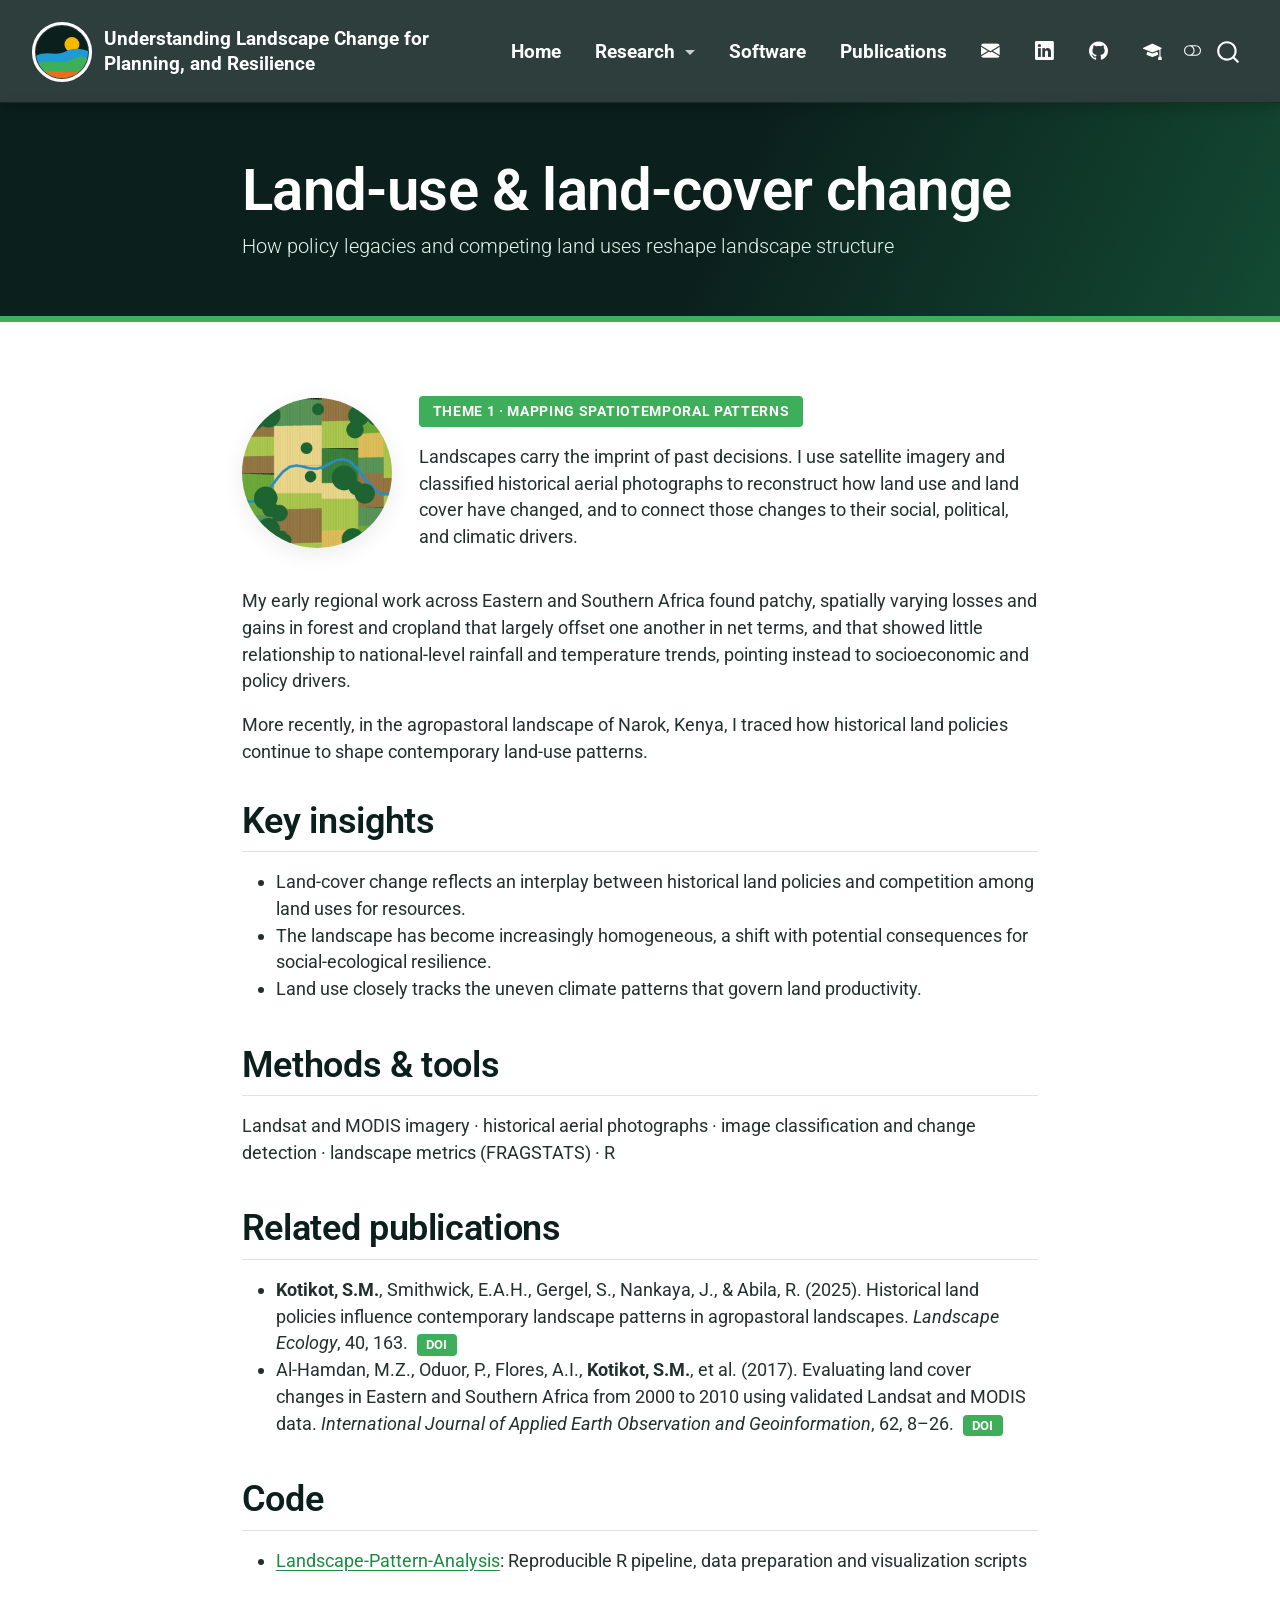
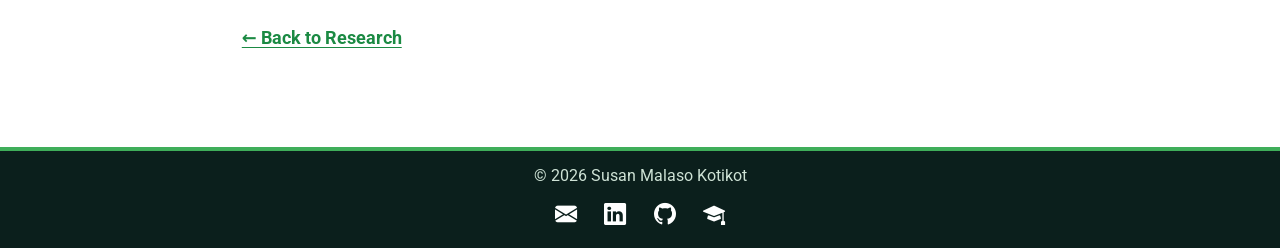
<file: docs/research/land-change.html>
<!DOCTYPE html>
<html xmlns="http://www.w3.org/1999/xhtml" lang="en" xml:lang="en"><head>

<meta charset="utf-8">
<meta name="generator" content="quarto-1.10.18">

<meta name="viewport" content="width=device-width, initial-scale=1.0, user-scalable=yes">


<title>Land-use &amp; land-cover change – Susan M. Kotikot</title>
<style>
/* Default styles provided by pandoc.
** See https://pandoc.org/MANUAL.html#variables-for-html for config info.
*/
span.smallcaps{font-variant: small-caps;}
div.columns{display: flex; gap: 1.5em;}
div.column{flex: auto;}
@media screen {
div.columns{gap: min(4vw, 1.5em);}
div.column{overflow-x: auto;}
}
div.hanging-indent{margin-left: 1.5em; text-indent: -1.5em;}
ul.task-list{list-style: none;}
ul.task-list li input[type="checkbox"] {
  width: 0.8em;
  margin: 0 0.8em 0.2em -1em; /* quarto-specific, see https://github.com/quarto-dev/quarto-cli/issues/4556 */ 
  vertical-align: middle;
}
</style>


<script src="../site_libs/quarto-nav/quarto-nav.js"></script>
<script src="../site_libs/quarto-nav/headroom.min.js"></script>
<script src="../site_libs/clipboard/clipboard.min.js"></script>
<script src="../site_libs/quarto-search/autocomplete.umd.js"></script>
<script src="../site_libs/quarto-search/fuse.min.js"></script>
<script src="../site_libs/quarto-search/quarto-search.js"></script>
<meta name="quarto:offset" content="../">
<link href="../images/favicon.svg" rel="icon" type="image/svg+xml">
<script src="../site_libs/quarto-html/quarto.js" type="module"></script>
<script src="../site_libs/quarto-html/tabsets/tabsets.js" type="module"></script>
<script src="../site_libs/quarto-html/popper.min.js"></script>
<script src="../site_libs/quarto-html/tippy.umd.min.js"></script>
<script src="../site_libs/quarto-html/anchor.min.js"></script>
<link href="../site_libs/quarto-html/tippy.css" rel="stylesheet">
<link href="../site_libs/quarto-html/quarto-syntax-highlighting-64a204ab8560d761af7679ceaba22944.css" rel="stylesheet" class="quarto-color-scheme" id="quarto-text-highlighting-styles">
<link href="../site_libs/quarto-html/quarto-syntax-highlighting-dark-b85bc7c33db8c58e0ec93c3465666fed.css" rel="stylesheet" class="quarto-color-scheme quarto-color-alternate" id="quarto-text-highlighting-styles">
<link href="../site_libs/quarto-html/quarto-syntax-highlighting-64a204ab8560d761af7679ceaba22944.css" rel="stylesheet" class="quarto-color-scheme-extra" id="quarto-text-highlighting-styles">
<script src="../site_libs/bootstrap/bootstrap.min.js"></script>
<link href="../site_libs/bootstrap/bootstrap-icons.css" rel="stylesheet">
<link href="../site_libs/bootstrap/bootstrap-555fff109348d2eba875f14f81e5dd2b.min.css" rel="stylesheet" append-hash="true" class="quarto-color-scheme" id="quarto-bootstrap" data-mode="light">
<link href="../site_libs/bootstrap/bootstrap-dark-d1395a1a0c7d1c39ba06f01dce3caa5e.min.css" rel="stylesheet" append-hash="true" class="quarto-color-scheme quarto-color-alternate" id="quarto-bootstrap" data-mode="dark">
<link href="../site_libs/bootstrap/bootstrap-555fff109348d2eba875f14f81e5dd2b.min.css" rel="stylesheet" append-hash="true" class="quarto-color-scheme-extra" id="quarto-bootstrap" data-mode="light">
<script id="quarto-search-options" type="application/json">{
  "location": "navbar",
  "copy-button": false,
  "collapse-after": 3,
  "panel-placement": "end",
  "type": "overlay",
  "limit": 50,
  "keyboard-shortcut": [
    "f",
    "/",
    "s"
  ],
  "show-item-context": false,
  "language": {
    "search-no-results-text": "No results",
    "search-matching-documents-text": "matching documents",
    "search-copy-link-title": "Copy link to search",
    "search-hide-matches-text": "Hide additional matches",
    "search-more-match-text": "more match in this document",
    "search-more-matches-text": "more matches in this document",
    "search-clear-button-title": "Clear",
    "search-text-placeholder": "",
    "search-detached-cancel-button-title": "Cancel",
    "search-submit-button-title": "Submit",
    "search-label": "Search"
  }
}</script>
<style>html{ scroll-behavior: smooth; }</style>


</head>

<body class="nav-fixed fullcontent quarto-light"><script id="quarto-html-before-body" type="application/javascript">
    const toggleBodyColorMode = (bsSheetEl) => {
      const mode = bsSheetEl.getAttribute("data-mode");
      const bodyEl = window.document.querySelector("body");
      if (mode === "dark") {
        bodyEl.classList.add("quarto-dark");
        bodyEl.classList.remove("quarto-light");
      } else {
        bodyEl.classList.add("quarto-light");
        bodyEl.classList.remove("quarto-dark");
      }
    }
    const toggleBodyColorPrimary = () => {
      const bsSheetEl = window.document.querySelector("link#quarto-bootstrap:not([rel=disabled-stylesheet])");
      if (bsSheetEl) {
        toggleBodyColorMode(bsSheetEl);
      }
    }
    const setColorSchemeToggle = (alternate) => {
      const toggles = window.document.querySelectorAll('.quarto-color-scheme-toggle');
      for (let i=0; i < toggles.length; i++) {
        const toggle = toggles[i];
        if (toggle) {
          if (alternate) {
            toggle.classList.add("alternate");
          } else {
            toggle.classList.remove("alternate");
          }
        }
      }
    };
    const toggleColorMode = (alternate) => {
      // Switch the stylesheets
      const primaryStylesheets = window.document.querySelectorAll('link.quarto-color-scheme:not(.quarto-color-alternate)');
      const alternateStylesheets = window.document.querySelectorAll('link.quarto-color-scheme.quarto-color-alternate');
      manageTransitions('#quarto-margin-sidebar .nav-link', false);
      if (alternate) {
        // note: dark is layered on light, we don't disable primary!
        enableStylesheet(alternateStylesheets);
        for (const sheetNode of alternateStylesheets) {
          if (sheetNode.id === "quarto-bootstrap") {
            toggleBodyColorMode(sheetNode);
          }
        }
      } else {
        disableStylesheet(alternateStylesheets);
        enableStylesheet(primaryStylesheets)
        toggleBodyColorPrimary();
      }
      manageTransitions('#quarto-margin-sidebar .nav-link', true);
      // Switch the toggles
      setColorSchemeToggle(alternate)
      // Hack to workaround the fact that safari doesn't
      // properly recolor the scrollbar when toggling (#1455)
      if (navigator.userAgent.indexOf('Safari') > 0 && navigator.userAgent.indexOf('Chrome') == -1) {
        manageTransitions("body", false);
        window.scrollTo(0, 1);
        setTimeout(() => {
          window.scrollTo(0, 0);
          manageTransitions("body", true);
        }, 40);
      }
    }
    const disableStylesheet = (stylesheets) => {
      for (let i=0; i < stylesheets.length; i++) {
        const stylesheet = stylesheets[i];
        stylesheet.rel = 'disabled-stylesheet';
      }
    }
    const enableStylesheet = (stylesheets) => {
      for (let i=0; i < stylesheets.length; i++) {
        const stylesheet = stylesheets[i];
        if(stylesheet.rel !== 'stylesheet') { // for Chrome, which will still FOUC without this check
          stylesheet.rel = 'stylesheet';
        }
      }
    }
    const manageTransitions = (selector, allowTransitions) => {
      const els = window.document.querySelectorAll(selector);
      for (let i=0; i < els.length; i++) {
        const el = els[i];
        if (allowTransitions) {
          el.classList.remove('notransition');
        } else {
          el.classList.add('notransition');
        }
      }
    }
    const isFileUrl = () => {
      return window.location.protocol === 'file:';
    }
    const hasAlternateSentinel = () => {
      let styleSentinel = getColorSchemeSentinel();
      if (styleSentinel !== null) {
        return styleSentinel === "alternate";
      } else {
        return false;
      }
    }
    const setStyleSentinel = (alternate) => {
      const value = alternate ? "alternate" : "default";
      if (!isFileUrl()) {
        window.localStorage.setItem("quarto-color-scheme", value);
      } else {
        localAlternateSentinel = value;
      }
    }
    const getColorSchemeSentinel = () => {
      if (!isFileUrl()) {
        const storageValue = window.localStorage.getItem("quarto-color-scheme");
        return storageValue != null ? storageValue : localAlternateSentinel;
      } else {
        return localAlternateSentinel;
      }
    }
    const toggleGiscusIfUsed = (isAlternate, darkModeDefault) => {
      const baseTheme = document.querySelector('#giscus-base-theme')?.value ?? 'light';
      const alternateTheme = document.querySelector('#giscus-alt-theme')?.value ?? 'dark';
      let newTheme = '';
      if(authorPrefersDark) {
        newTheme = isAlternate ? baseTheme : alternateTheme;
      } else {
        newTheme = isAlternate ? alternateTheme : baseTheme;
      }
      const changeGiscusTheme = () => {
        // From: https://github.com/giscus/giscus/issues/336
        const sendMessage = (message) => {
          const iframe = document.querySelector('iframe.giscus-frame');
          if (!iframe) return;
          iframe.contentWindow.postMessage({ giscus: message }, 'https://giscus.app');
        }
        sendMessage({
          setConfig: {
            theme: newTheme
          }
        });
      }
      const isGiscussLoaded = window.document.querySelector('iframe.giscus-frame') !== null;
      if (isGiscussLoaded) {
        changeGiscusTheme();
      }
    };
    const authorPrefersDark = false;
    const queryPrefersDark = window.matchMedia('(prefers-color-scheme: dark)');
    const darkModeDefault = queryPrefersDark.matches;
      document.querySelector('link#quarto-text-highlighting-styles.quarto-color-scheme-extra').rel = 'disabled-stylesheet';
      document.querySelector('link#quarto-bootstrap.quarto-color-scheme-extra').rel = 'disabled-stylesheet';
    let localAlternateSentinel = darkModeDefault ? 'alternate' : 'default';
    // Dark / light mode switch
    window.quartoToggleColorScheme = () => {
      // Read the current dark / light value
      let toAlternate = !hasAlternateSentinel();
      toggleColorMode(toAlternate);
      setStyleSentinel(toAlternate);
      toggleGiscusIfUsed(toAlternate, darkModeDefault);
      window.dispatchEvent(new Event('resize'));
    };
    queryPrefersDark.addEventListener("change", e => {
      if(window.localStorage.getItem("quarto-color-scheme") !== null)
        return;
      const alternate = e.matches
      toggleColorMode(alternate);
      localAlternateSentinel = e.matches ? 'alternate' : 'default'; // this is used alongside local storage!
      toggleGiscusIfUsed(alternate, darkModeDefault);
    });
    // Switch to dark mode if need be
    if (hasAlternateSentinel()) {
      toggleColorMode(true);
    } else {
      toggleColorMode(false);
    }
  </script>

<div id="quarto-search-results"></div>
  <header id="quarto-header" class="headroom fixed-top quarto-banner">
    <nav class="navbar navbar-expand-lg " data-bs-theme="dark">
      <div class="navbar-container container-fluid">
      <div class="navbar-brand-container mx-auto">
    <a href="../index.html" class="navbar-brand navbar-brand-logo">
    <img src="../images/logo.svg" alt="Susan M. Kotikot logo" class="navbar-logo light-content">
    <img src="../images/logo.svg" alt="Susan M. Kotikot logo" class="navbar-logo dark-content">
    </a>
    <a class="navbar-brand" href="../index.html">
    <span class="navbar-title">Understanding Landscape Change for Planning, and Resilience</span>
    </a>
  </div>
            <div id="quarto-search" class="" title="Search"></div>
          <button class="navbar-toggler" type="button" data-bs-toggle="collapse" data-bs-target="#navbarCollapse" aria-controls="navbarCollapse" role="menu" aria-expanded="false" aria-label="Toggle navigation" onclick="if (window.quartoToggleHeadroom) { window.quartoToggleHeadroom(); }">
  <span class="navbar-toggler-icon"></span>
</button>
          <div class="collapse navbar-collapse" id="navbarCollapse">
            <ul class="navbar-nav navbar-nav-scroll me-auto">
  <li class="nav-item">
    <a class="nav-link" href="../index.html"> 
<span class="menu-text">Home</span></a>
  </li>  
  <li class="nav-item dropdown ">
    <a class="nav-link dropdown-toggle" href="#" id="nav-menu-research" role="link" data-bs-toggle="dropdown" aria-expanded="false">
 <span class="menu-text">Research</span>
    </a>
    <ul class="dropdown-menu" aria-labelledby="nav-menu-research">    
        <li>
    <a class="dropdown-item" href="../research.html">
 <span class="dropdown-text">All research themes</span></a>
  </li>  
        <li><hr class="dropdown-divider"></li>
        <li>
    <a class="dropdown-item" href="../research.html#mapping-spatiotemporal-patterns-of-dynamic-landscapes">
 <span class="dropdown-text">Mapping dynamic landscapes</span></a>
  </li>  
        <li>
    <a class="dropdown-item" href="../research.html#modeling-integrated-landscapes-for-social-ecological-resilience">
 <span class="dropdown-text">Modeling integrated landscapes</span></a>
  </li>  
        <li>
    <a class="dropdown-item" href="../research.html#transdisciplinary-research-for-landscape-management">
 <span class="dropdown-text">Research for landscape management</span></a>
  </li>  
    </ul>
  </li>
  <li class="nav-item">
    <a class="nav-link" href="../software.html"> 
<span class="menu-text">Software</span></a>
  </li>  
  <li class="nav-item">
    <a class="nav-link" href="../publications.html"> 
<span class="menu-text">Publications</span></a>
  </li>  
</ul>
            <ul class="navbar-nav navbar-nav-scroll ms-auto">
  <li class="nav-item compact">
    <a class="nav-link" href="mailto:susan.kotikot@uconn.edu"> <i class="bi bi-envelope-fill" role="img" aria-label="Email">
</i> 
<span class="menu-text"></span></a>
  </li>  
  <li class="nav-item compact">
    <a class="nav-link" href="https://www.linkedin.com/in/susankotikot"> <i class="bi bi-linkedin" role="img" aria-label="LinkedIn">
</i> 
<span class="menu-text"></span></a>
  </li>  
  <li class="nav-item compact">
    <a class="nav-link" href="https://github.com/skotikot"> <i class="bi bi-github" role="img" aria-label="GitHub">
</i> 
<span class="menu-text"></span></a>
  </li>  
  <li class="nav-item compact">
    <a class="nav-link" href="https://scholar.google.com/citations?user=GiHpEEsAAAAJ&amp;hl=en"> <i class="bi bi-mortarboard-fill" role="img" aria-label="Google Scholar">
</i> 
<span class="menu-text"></span></a>
  </li>  
</ul>
          </div> <!-- /navcollapse -->
            <div class="quarto-navbar-tools">
  <a href="" class="quarto-color-scheme-toggle quarto-navigation-tool  px-1" onclick="window.quartoToggleColorScheme(); return false;" title="Toggle dark mode"><i class="bi"></i></a>
</div>
      </div> <!-- /container-fluid -->
    </nav>
</header>
<!-- content -->
<header id="title-block-header" class="quarto-title-block default page-columns page-full">
  <div class="quarto-title-banner page-columns page-full">
    <div class="quarto-title column-body">
      <h1 class="title">Land-use &amp; land-cover change</h1>
            <p class="subtitle lead">How policy legacies and competing land uses reshape landscape structure</p>
                      </div>
  </div>
    
  
  <div class="quarto-title-meta">

      
    
      
    </div>
    
  
  </header><div id="quarto-content" class="quarto-container page-columns page-rows-contents page-layout-article page-navbar">
<!-- sidebar -->
<!-- margin-sidebar -->
    
<!-- main -->
<main class="content quarto-banner-title-block" id="quarto-document-content">






<div class="topic-banner">
<p><img src="../images/placeholders/card-farmland.jpg" alt="Land-use &amp; land-cover change"></p>
<div>
<p><span class="theme-tag tag-1">Theme 1 · Mapping spatiotemporal patterns</span></p>
<p>Landscapes carry the imprint of past decisions. I use satellite imagery and classified historical aerial photographs to reconstruct how land use and land cover have changed, and to connect those changes to their social, political, and climatic drivers.</p>
</div>
</div>
<p>My early regional work across Eastern and Southern Africa found patchy, spatially varying losses and gains in forest and cropland that largely offset one another in net terms, and that showed little relationship to national-level rainfall and temperature trends, pointing instead to socioeconomic and policy drivers.</p>
<p>More recently, in the agropastoral landscape of Narok, Kenya, I traced how historical land policies continue to shape contemporary land-use patterns.</p>
<section id="key-insights" class="level2">
<h2 class="anchored" data-anchor-id="key-insights">Key insights</h2>
<ul>
<li>Land-cover change reflects an interplay between historical land policies and competition among land uses for resources.</li>
<li>The landscape has become increasingly homogeneous, a shift with potential consequences for social-ecological resilience.</li>
<li>Land use closely tracks the uneven climate patterns that govern land productivity.</li>
</ul>
</section>
<section id="methods-tools" class="level2">
<h2 class="anchored" data-anchor-id="methods-tools">Methods &amp; tools</h2>
<p>Landsat and MODIS imagery · historical aerial photographs · image classification and change detection · landscape metrics (FRAGSTATS) · R</p>
</section>
<section id="related-publications" class="level2">
<h2 class="anchored" data-anchor-id="related-publications">Related publications</h2>
<ul>
<li><strong>Kotikot, S.M.</strong>, Smithwick, E.A.H., Gergel, S., Nankaya, J., &amp; Abila, R. (2025). Historical land policies influence contemporary landscape patterns in agropastoral landscapes. <em>Landscape Ecology</em>, 40, 163. <a href="https://doi.org/10.1007/s10980-025-02178-x" class="badge-doi">DOI</a></li>
<li>Al-Hamdan, M.Z., Oduor, P., Flores, A.I., <strong>Kotikot, S.M.</strong>, et al.&nbsp;(2017). Evaluating land cover changes in Eastern and Southern Africa from 2000 to 2010 using validated Landsat and MODIS data. <em>International Journal of Applied Earth Observation and Geoinformation</em>, 62, 8–26. <a href="https://doi.org/10.1016/j.jag.2017.04.007" class="badge-doi">DOI</a></li>
</ul>
</section>
<section id="code" class="level2">
<h2 class="anchored" data-anchor-id="code">Code</h2>
<ul>
<li><a href="https://github.com/skotikot/Landscape-Pattern-Analysis">Landscape-Pattern-Analysis</a>: Reproducible R pipeline, data preparation and visualization scripts</li>
</ul>
<p><a href="../research.html" class="back-link">← Back to Research</a></p>


</section>

</main> <!-- /main -->
<script id="quarto-html-after-body" type="application/javascript">
  window.document.addEventListener("DOMContentLoaded", function (event) {
    // Ensure there is a toggle, if there isn't float one in the top right
    if (window.document.querySelector('.quarto-color-scheme-toggle') === null) {
      const a = window.document.createElement('a');
      a.classList.add('top-right');
      a.classList.add('quarto-color-scheme-toggle');
      a.href = "";
      a.onclick = function() { try { window.quartoToggleColorScheme(); } catch {} return false; };
      const i = window.document.createElement("i");
      i.classList.add('bi');
      a.appendChild(i);
      window.document.body.appendChild(a);
    }
    setColorSchemeToggle(hasAlternateSentinel())
    const icon = "";
    const anchorJS = new window.AnchorJS();
    anchorJS.options = {
      placement: 'right',
      icon: icon
    };
    anchorJS.add('.anchored');
    const isCodeAnnotation = (el) => {
      for (const clz of el.classList) {
        if (clz.startsWith('code-annotation-')) {                     
          return true;
        }
      }
      return false;
    }
    const onCopySuccess = function(e) {
      // button target
      const button = e.trigger;
      // don't keep focus
      button.blur();
      // flash "checked"
      button.classList.add('code-copy-button-checked');
      var currentTitle = button.getAttribute("title");
      button.setAttribute("title", "Copied!");
      let tooltip;
      if (window.bootstrap) {
        button.setAttribute("data-bs-toggle", "tooltip");
        button.setAttribute("data-bs-placement", "left");
        button.setAttribute("data-bs-title", "Copied!");
        tooltip = new bootstrap.Tooltip(button, 
          { trigger: "manual", 
            customClass: "code-copy-button-tooltip",
            offset: [0, -8]});
        tooltip.show();    
      }
      setTimeout(function() {
        if (tooltip) {
          tooltip.hide();
          button.removeAttribute("data-bs-title");
          button.removeAttribute("data-bs-toggle");
          button.removeAttribute("data-bs-placement");
        }
        button.setAttribute("title", currentTitle);
        button.classList.remove('code-copy-button-checked');
      }, 1000);
      // clear code selection
      e.clearSelection();
    }
    const getTextToCopy = function(trigger) {
      const outerScaffold = trigger.parentElement.cloneNode(true);
      const codeEl = outerScaffold.querySelector('code');
      for (const childEl of codeEl.children) {
        if (isCodeAnnotation(childEl)) {
          childEl.remove();
        }
      }
      return codeEl.innerText;
    }
    const clipboard = new window.ClipboardJS('.code-copy-button:not([data-in-quarto-modal])', {
      text: getTextToCopy
    });
    clipboard.on('success', onCopySuccess);
    if (window.document.getElementById('quarto-embedded-source-code-modal')) {
      const clipboardModal = new window.ClipboardJS('.code-copy-button[data-in-quarto-modal]', {
        text: getTextToCopy,
        container: window.document.getElementById('quarto-embedded-source-code-modal')
      });
      clipboardModal.on('success', onCopySuccess);
    }
      var localhostRegex = new RegExp(/^(?:http|https):\/\/localhost\:?[0-9]*\//);
      var mailtoRegex = new RegExp(/^mailto:/);
        var filterRegex = new RegExp('/' + window.location.host + '/');
      var isInternal = (href) => {
          return filterRegex.test(href) || localhostRegex.test(href) || mailtoRegex.test(href);
      }
      // Inspect non-navigation links and adorn them if external
     var links = window.document.querySelectorAll('a[href]:not(.nav-link):not(.navbar-brand):not(.toc-action):not(.sidebar-link):not(.sidebar-item-toggle):not(.pagination-link):not(.no-external):not([aria-hidden]):not(.dropdown-item):not(.quarto-navigation-tool):not(.about-link)');
      for (var i=0; i<links.length; i++) {
        const link = links[i];
        if (!isInternal(link.href)) {
          // undo the damage that might have been done by quarto-nav.js in the case of
          // links that we want to consider external
          if (link.dataset.originalHref !== undefined) {
            link.href = link.dataset.originalHref;
          }
            // target, if specified
            link.setAttribute("target", "_blank");
            if (link.getAttribute("rel") === null) {
              link.setAttribute("rel", "noopener");
            }
        }
      }
    function tippyHover(el, contentFn, onTriggerFn, onUntriggerFn) {
      const config = {
        allowHTML: true,
        maxWidth: 500,
        delay: 100,
        arrow: false,
        appendTo: function(el) {
            return el.parentElement;
        },
        interactive: true,
        interactiveBorder: 10,
        theme: 'quarto',
        placement: 'bottom-start',
      };
      if (contentFn) {
        config.content = contentFn;
      }
      if (onTriggerFn) {
        config.onTrigger = onTriggerFn;
      }
      if (onUntriggerFn) {
        config.onUntrigger = onUntriggerFn;
      }
      window.tippy(el, config); 
    }
    const noterefs = window.document.querySelectorAll('a[role="doc-noteref"]');
    for (var i=0; i<noterefs.length; i++) {
      const ref = noterefs[i];
      tippyHover(ref, function() {
        // use id or data attribute instead here
        let href = ref.getAttribute('data-footnote-href') || ref.getAttribute('href');
        try { href = new URL(href).hash; } catch {}
        const id = href.replace(/^#\/?/, "");
        const note = window.document.getElementById(id);
        if (note) {
          return note.innerHTML;
        } else {
          return "";
        }
      });
    }
    const xrefs = window.document.querySelectorAll('a.quarto-xref');
    const processXRef = (id, note) => {
      // Strip column container classes
      const stripColumnClz = (el) => {
        el.classList.remove("page-full", "page-columns");
        if (el.children) {
          for (const child of el.children) {
            stripColumnClz(child);
          }
        }
      }
      stripColumnClz(note)
      if (id === null || id.startsWith('sec-')) {
        // Special case sections, only their first couple elements
        const container = document.createElement("div");
        if (note.children && note.children.length > 2) {
          container.appendChild(note.children[0].cloneNode(true));
          for (let i = 1; i < note.children.length; i++) {
            const child = note.children[i];
            if (child.tagName === "P" && child.innerText === "") {
              continue;
            } else {
              container.appendChild(child.cloneNode(true));
              break;
            }
          }
          if (window.Quarto?.typesetMath) {
            window.Quarto.typesetMath(container);
          }
          return container.innerHTML
        } else {
          if (window.Quarto?.typesetMath) {
            window.Quarto.typesetMath(note);
          }
          return note.innerHTML;
        }
      } else {
        // Remove any anchor links if they are present
        const anchorLink = note.querySelector('a.anchorjs-link');
        if (anchorLink) {
          anchorLink.remove();
        }
        if (window.Quarto?.typesetMath) {
          window.Quarto.typesetMath(note);
        }
        if (note.classList.contains("callout")) {
          return note.outerHTML;
        } else {
          return note.innerHTML;
        }
      }
    }
    for (var i=0; i<xrefs.length; i++) {
      const xref = xrefs[i];
      tippyHover(xref, undefined, function(instance) {
        instance.disable();
        let url = xref.getAttribute('href');
        let hash = undefined; 
        if (url.startsWith('#')) {
          hash = url;
        } else {
          try { hash = new URL(url).hash; } catch {}
        }
        if (hash) {
          const id = hash.replace(/^#\/?/, "");
          const note = window.document.getElementById(id);
          if (note !== null) {
            try {
              const html = processXRef(id, note.cloneNode(true));
              instance.setContent(html);
            } finally {
              instance.enable();
              instance.show();
            }
          } else {
            // See if we can fetch this
            fetch(url.split('#')[0])
            .then(res => res.text())
            .then(html => {
              const parser = new DOMParser();
              const htmlDoc = parser.parseFromString(html, "text/html");
              const note = htmlDoc.getElementById(id);
              if (note !== null) {
                const html = processXRef(id, note);
                instance.setContent(html);
              } 
            }).finally(() => {
              instance.enable();
              instance.show();
            });
          }
        } else {
          // See if we can fetch a full url (with no hash to target)
          // This is a special case and we should probably do some content thinning / targeting
          fetch(url)
          .then(res => res.text())
          .then(html => {
            const parser = new DOMParser();
            const htmlDoc = parser.parseFromString(html, "text/html");
            const note = htmlDoc.querySelector('main.content');
            if (note !== null) {
              // This should only happen for chapter cross references
              // (since there is no id in the URL)
              // remove the first header
              if (note.children.length > 0 && note.children[0].tagName === "HEADER") {
                note.children[0].remove();
              }
              const html = processXRef(null, note);
              instance.setContent(html);
            } 
          }).finally(() => {
            instance.enable();
            instance.show();
          });
        }
      }, function(instance) {
      });
    }
        let selectedAnnoteEl;
        const selectorForAnnotation = ( cell, annotation) => {
          let cellAttr = 'data-code-cell="' + cell + '"';
          let lineAttr = 'data-code-annotation="' +  annotation + '"';
          const selector = 'span[' + cellAttr + '][' + lineAttr + ']';
          return selector;
        }
        const selectCodeLines = (annoteEl) => {
          const doc = window.document;
          const targetCell = annoteEl.getAttribute("data-target-cell");
          const targetAnnotation = annoteEl.getAttribute("data-target-annotation");
          const annoteSpan = window.document.querySelector(selectorForAnnotation(targetCell, targetAnnotation));
          const lines = annoteSpan.getAttribute("data-code-lines").split(",");
          const lineIds = lines.map((line) => {
            return targetCell + "-" + line;
          })
          let top = null;
          let height = null;
          let parent = null;
          if (lineIds.length > 0) {
              //compute the position of the single el (top and bottom and make a div)
              const el = window.document.getElementById(lineIds[0]);
              top = el.offsetTop;
              height = el.offsetHeight;
              parent = el.parentElement.parentElement;
            if (lineIds.length > 1) {
              const lastEl = window.document.getElementById(lineIds[lineIds.length - 1]);
              const bottom = lastEl.offsetTop + lastEl.offsetHeight;
              height = bottom - top;
            }
            if (top !== null && height !== null && parent !== null) {
              // cook up a div (if necessary) and position it 
              let div = window.document.getElementById("code-annotation-line-highlight");
              if (div === null) {
                div = window.document.createElement("div");
                div.setAttribute("id", "code-annotation-line-highlight");
                div.style.position = 'absolute';
                parent.appendChild(div);
              }
              div.style.top = top - 2 + "px";
              div.style.height = height + 4 + "px";
              div.style.left = 0;
              let gutterDiv = window.document.getElementById("code-annotation-line-highlight-gutter");
              if (gutterDiv === null) {
                gutterDiv = window.document.createElement("div");
                gutterDiv.setAttribute("id", "code-annotation-line-highlight-gutter");
                gutterDiv.style.position = 'absolute';
                const codeCell = window.document.getElementById(targetCell);
                const gutter = codeCell.querySelector('.code-annotation-gutter');
                gutter.appendChild(gutterDiv);
              }
              gutterDiv.style.top = top - 2 + "px";
              gutterDiv.style.height = height + 4 + "px";
            }
            selectedAnnoteEl = annoteEl;
          }
        };
        const unselectCodeLines = () => {
          const elementsIds = ["code-annotation-line-highlight", "code-annotation-line-highlight-gutter"];
          elementsIds.forEach((elId) => {
            const div = window.document.getElementById(elId);
            if (div) {
              div.remove();
            }
          });
          selectedAnnoteEl = undefined;
        };
          // Handle positioning of the toggle
      window.addEventListener(
        "resize",
        throttle(() => {
          elRect = undefined;
          if (selectedAnnoteEl) {
            selectCodeLines(selectedAnnoteEl);
          }
        }, 10)
      );
      function throttle(fn, ms) {
      let throttle = false;
      let timer;
        return (...args) => {
          if(!throttle) { // first call gets through
              fn.apply(this, args);
              throttle = true;
          } else { // all the others get throttled
              if(timer) clearTimeout(timer); // cancel #2
              timer = setTimeout(() => {
                fn.apply(this, args);
                timer = throttle = false;
              }, ms);
          }
        };
      }
        // Attach click handler to the DT
        const annoteDls = window.document.querySelectorAll('dt[data-target-cell]');
        for (const annoteDlNode of annoteDls) {
          annoteDlNode.addEventListener('click', (event) => {
            const clickedEl = event.target;
            if (clickedEl !== selectedAnnoteEl) {
              unselectCodeLines();
              const activeEl = window.document.querySelector('dt[data-target-cell].code-annotation-active');
              if (activeEl) {
                activeEl.classList.remove('code-annotation-active');
              }
              selectCodeLines(clickedEl);
              clickedEl.classList.add('code-annotation-active');
            } else {
              // Unselect the line
              unselectCodeLines();
              clickedEl.classList.remove('code-annotation-active');
            }
          });
        }
    const findCites = (el) => {
      const parentEl = el.parentElement;
      if (parentEl) {
        const cites = parentEl.dataset.cites;
        if (cites) {
          return {
            el,
            cites: cites.split(' ')
          };
        } else {
          return findCites(el.parentElement)
        }
      } else {
        return undefined;
      }
    };
    var bibliorefs = window.document.querySelectorAll('a[role="doc-biblioref"]');
    for (var i=0; i<bibliorefs.length; i++) {
      const ref = bibliorefs[i];
      const citeInfo = findCites(ref);
      if (citeInfo) {
        tippyHover(citeInfo.el, function() {
          var popup = window.document.createElement('div');
          citeInfo.cites.forEach(function(cite) {
            var citeDiv = window.document.createElement('div');
            citeDiv.classList.add('hanging-indent');
            citeDiv.classList.add('csl-entry');
            var biblioDiv = window.document.getElementById('ref-' + cite);
            if (biblioDiv) {
              citeDiv.innerHTML = biblioDiv.innerHTML;
            }
            popup.appendChild(citeDiv);
          });
          return popup.innerHTML;
        });
      }
    }
  });
  </script>
</div> <!-- /content -->
<footer class="footer">
  <div class="nav-footer">
    <div class="nav-footer-left">
      &nbsp;
    </div>   
    <div class="nav-footer-center">
      <ul class="footer-items list-unstyled">
    <li class="nav-item">
 © 2026 Susan Malaso Kotikot
  </li>  
    <li class="nav-item compact">
    <a class="nav-link" href="mailto:susan.kotikot@uconn.edu">
      <i class="bi bi-envelope-fill" role="img" aria-label="Email">
</i> 
    </a>
  </li>  
    <li class="nav-item compact">
    <a class="nav-link" href="https://www.linkedin.com/in/susankotikot">
      <i class="bi bi-linkedin" role="img" aria-label="LinkedIn">
</i> 
    </a>
  </li>  
    <li class="nav-item compact">
    <a class="nav-link" href="https://github.com/skotikot">
      <i class="bi bi-github" role="img" aria-label="GitHub">
</i> 
    </a>
  </li>  
    <li class="nav-item compact">
    <a class="nav-link" href="https://scholar.google.com/citations?user=GiHpEEsAAAAJ&amp;hl=en">
      <i class="bi bi-mortarboard-fill" role="img" aria-label="Google Scholar">
</i> 
    </a>
  </li>  
</ul>
    </div>
    <div class="nav-footer-right">
      &nbsp;
    </div>
  </div>
</footer>




<script src="../site_libs/quarto-html/zenscroll-min.js"></script>
</body></html>
</file>
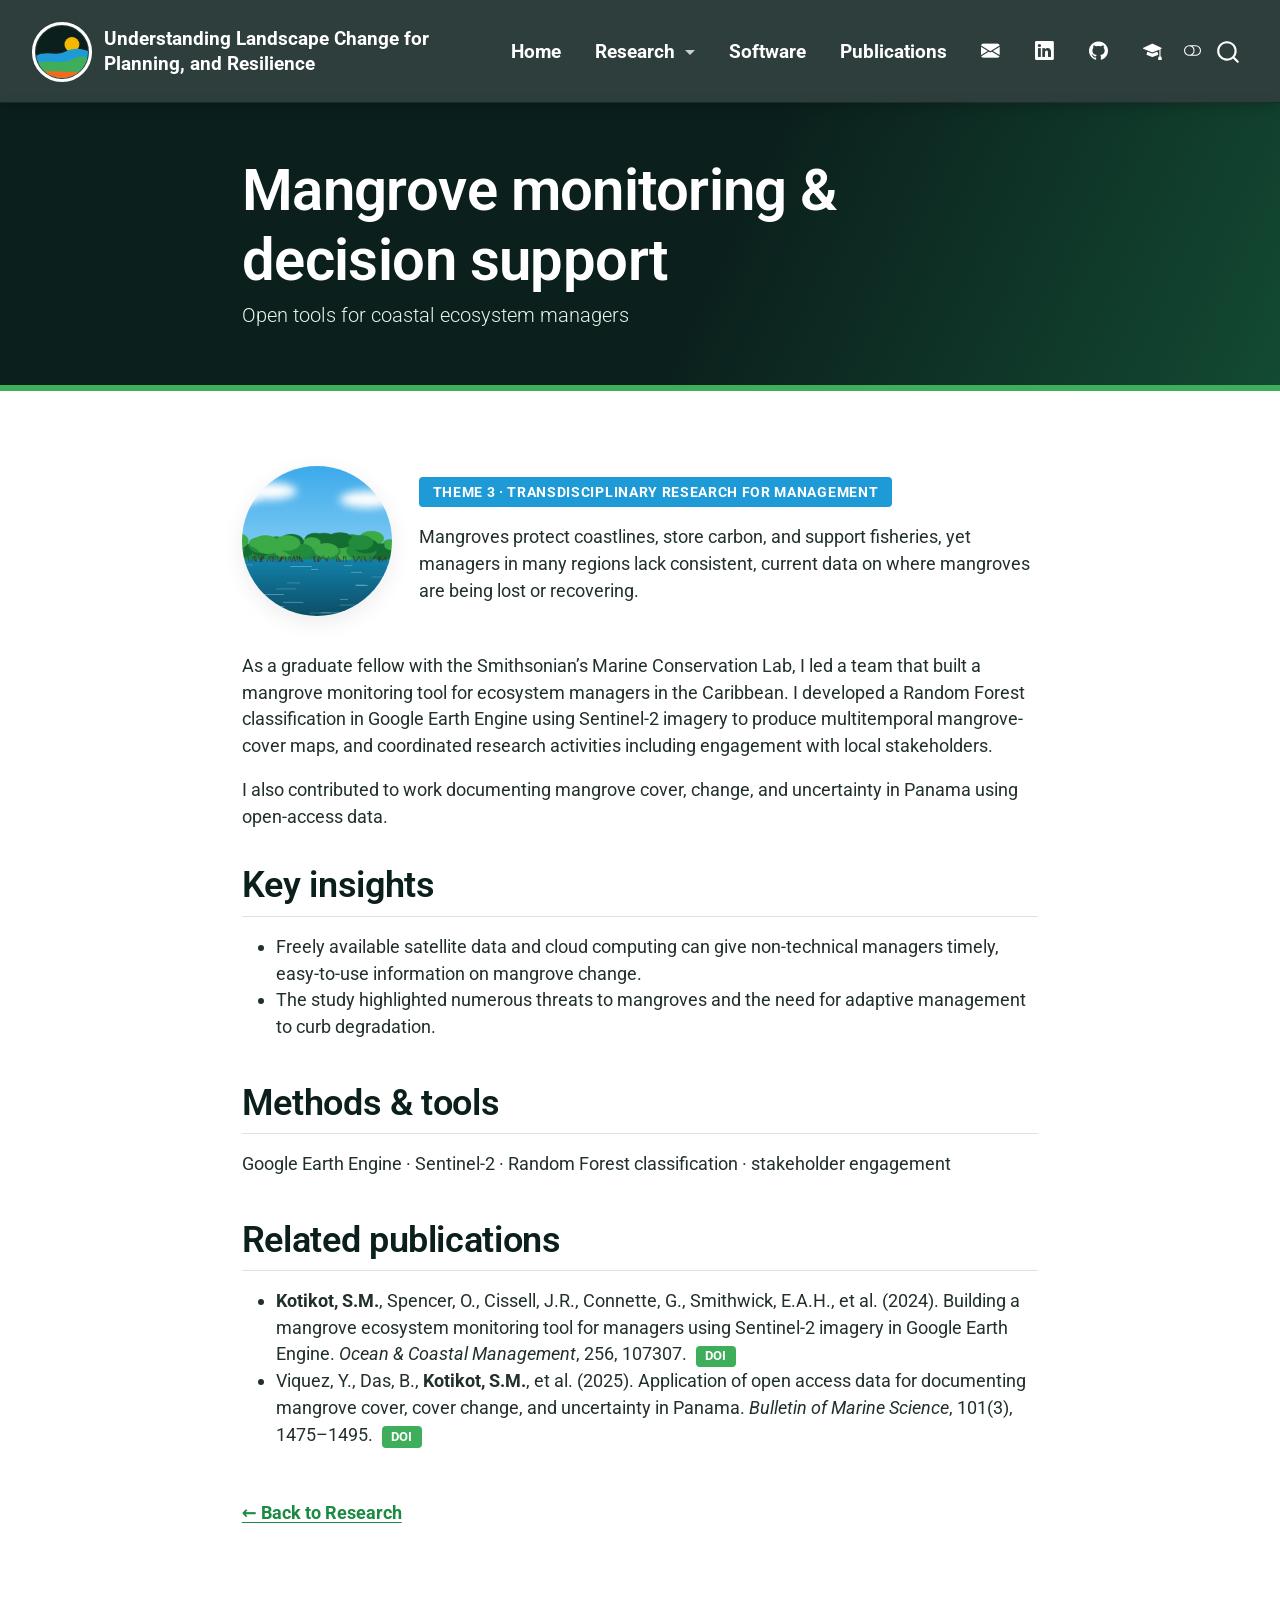
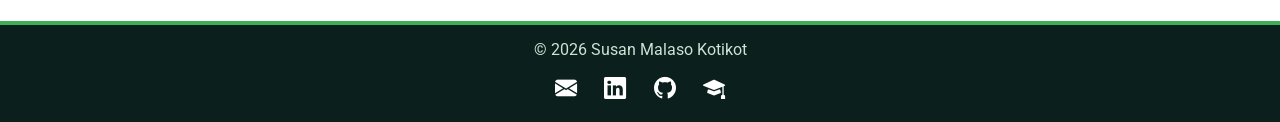
<file: docs/research/mangroves.html>
<!DOCTYPE html>
<html xmlns="http://www.w3.org/1999/xhtml" lang="en" xml:lang="en"><head>

<meta charset="utf-8">
<meta name="generator" content="quarto-1.10.18">

<meta name="viewport" content="width=device-width, initial-scale=1.0, user-scalable=yes">


<title>Mangrove monitoring &amp; decision support – Susan M. Kotikot</title>
<style>
/* Default styles provided by pandoc.
** See https://pandoc.org/MANUAL.html#variables-for-html for config info.
*/
span.smallcaps{font-variant: small-caps;}
div.columns{display: flex; gap: 1.5em;}
div.column{flex: auto;}
@media screen {
div.columns{gap: min(4vw, 1.5em);}
div.column{overflow-x: auto;}
}
div.hanging-indent{margin-left: 1.5em; text-indent: -1.5em;}
ul.task-list{list-style: none;}
ul.task-list li input[type="checkbox"] {
  width: 0.8em;
  margin: 0 0.8em 0.2em -1em; /* quarto-specific, see https://github.com/quarto-dev/quarto-cli/issues/4556 */ 
  vertical-align: middle;
}
</style>


<script src="../site_libs/quarto-nav/quarto-nav.js"></script>
<script src="../site_libs/quarto-nav/headroom.min.js"></script>
<script src="../site_libs/clipboard/clipboard.min.js"></script>
<script src="../site_libs/quarto-search/autocomplete.umd.js"></script>
<script src="../site_libs/quarto-search/fuse.min.js"></script>
<script src="../site_libs/quarto-search/quarto-search.js"></script>
<meta name="quarto:offset" content="../">
<link href="../images/favicon.svg" rel="icon" type="image/svg+xml">
<script src="../site_libs/quarto-html/quarto.js" type="module"></script>
<script src="../site_libs/quarto-html/tabsets/tabsets.js" type="module"></script>
<script src="../site_libs/quarto-html/popper.min.js"></script>
<script src="../site_libs/quarto-html/tippy.umd.min.js"></script>
<script src="../site_libs/quarto-html/anchor.min.js"></script>
<link href="../site_libs/quarto-html/tippy.css" rel="stylesheet">
<link href="../site_libs/quarto-html/quarto-syntax-highlighting-64a204ab8560d761af7679ceaba22944.css" rel="stylesheet" class="quarto-color-scheme" id="quarto-text-highlighting-styles">
<link href="../site_libs/quarto-html/quarto-syntax-highlighting-dark-b85bc7c33db8c58e0ec93c3465666fed.css" rel="stylesheet" class="quarto-color-scheme quarto-color-alternate" id="quarto-text-highlighting-styles">
<link href="../site_libs/quarto-html/quarto-syntax-highlighting-64a204ab8560d761af7679ceaba22944.css" rel="stylesheet" class="quarto-color-scheme-extra" id="quarto-text-highlighting-styles">
<script src="../site_libs/bootstrap/bootstrap.min.js"></script>
<link href="../site_libs/bootstrap/bootstrap-icons.css" rel="stylesheet">
<link href="../site_libs/bootstrap/bootstrap-555fff109348d2eba875f14f81e5dd2b.min.css" rel="stylesheet" append-hash="true" class="quarto-color-scheme" id="quarto-bootstrap" data-mode="light">
<link href="../site_libs/bootstrap/bootstrap-dark-d1395a1a0c7d1c39ba06f01dce3caa5e.min.css" rel="stylesheet" append-hash="true" class="quarto-color-scheme quarto-color-alternate" id="quarto-bootstrap" data-mode="dark">
<link href="../site_libs/bootstrap/bootstrap-555fff109348d2eba875f14f81e5dd2b.min.css" rel="stylesheet" append-hash="true" class="quarto-color-scheme-extra" id="quarto-bootstrap" data-mode="light">
<script id="quarto-search-options" type="application/json">{
  "location": "navbar",
  "copy-button": false,
  "collapse-after": 3,
  "panel-placement": "end",
  "type": "overlay",
  "limit": 50,
  "keyboard-shortcut": [
    "f",
    "/",
    "s"
  ],
  "show-item-context": false,
  "language": {
    "search-no-results-text": "No results",
    "search-matching-documents-text": "matching documents",
    "search-copy-link-title": "Copy link to search",
    "search-hide-matches-text": "Hide additional matches",
    "search-more-match-text": "more match in this document",
    "search-more-matches-text": "more matches in this document",
    "search-clear-button-title": "Clear",
    "search-text-placeholder": "",
    "search-detached-cancel-button-title": "Cancel",
    "search-submit-button-title": "Submit",
    "search-label": "Search"
  }
}</script>
<style>html{ scroll-behavior: smooth; }</style>


</head>

<body class="nav-fixed fullcontent quarto-light"><script id="quarto-html-before-body" type="application/javascript">
    const toggleBodyColorMode = (bsSheetEl) => {
      const mode = bsSheetEl.getAttribute("data-mode");
      const bodyEl = window.document.querySelector("body");
      if (mode === "dark") {
        bodyEl.classList.add("quarto-dark");
        bodyEl.classList.remove("quarto-light");
      } else {
        bodyEl.classList.add("quarto-light");
        bodyEl.classList.remove("quarto-dark");
      }
    }
    const toggleBodyColorPrimary = () => {
      const bsSheetEl = window.document.querySelector("link#quarto-bootstrap:not([rel=disabled-stylesheet])");
      if (bsSheetEl) {
        toggleBodyColorMode(bsSheetEl);
      }
    }
    const setColorSchemeToggle = (alternate) => {
      const toggles = window.document.querySelectorAll('.quarto-color-scheme-toggle');
      for (let i=0; i < toggles.length; i++) {
        const toggle = toggles[i];
        if (toggle) {
          if (alternate) {
            toggle.classList.add("alternate");
          } else {
            toggle.classList.remove("alternate");
          }
        }
      }
    };
    const toggleColorMode = (alternate) => {
      // Switch the stylesheets
      const primaryStylesheets = window.document.querySelectorAll('link.quarto-color-scheme:not(.quarto-color-alternate)');
      const alternateStylesheets = window.document.querySelectorAll('link.quarto-color-scheme.quarto-color-alternate');
      manageTransitions('#quarto-margin-sidebar .nav-link', false);
      if (alternate) {
        // note: dark is layered on light, we don't disable primary!
        enableStylesheet(alternateStylesheets);
        for (const sheetNode of alternateStylesheets) {
          if (sheetNode.id === "quarto-bootstrap") {
            toggleBodyColorMode(sheetNode);
          }
        }
      } else {
        disableStylesheet(alternateStylesheets);
        enableStylesheet(primaryStylesheets)
        toggleBodyColorPrimary();
      }
      manageTransitions('#quarto-margin-sidebar .nav-link', true);
      // Switch the toggles
      setColorSchemeToggle(alternate)
      // Hack to workaround the fact that safari doesn't
      // properly recolor the scrollbar when toggling (#1455)
      if (navigator.userAgent.indexOf('Safari') > 0 && navigator.userAgent.indexOf('Chrome') == -1) {
        manageTransitions("body", false);
        window.scrollTo(0, 1);
        setTimeout(() => {
          window.scrollTo(0, 0);
          manageTransitions("body", true);
        }, 40);
      }
    }
    const disableStylesheet = (stylesheets) => {
      for (let i=0; i < stylesheets.length; i++) {
        const stylesheet = stylesheets[i];
        stylesheet.rel = 'disabled-stylesheet';
      }
    }
    const enableStylesheet = (stylesheets) => {
      for (let i=0; i < stylesheets.length; i++) {
        const stylesheet = stylesheets[i];
        if(stylesheet.rel !== 'stylesheet') { // for Chrome, which will still FOUC without this check
          stylesheet.rel = 'stylesheet';
        }
      }
    }
    const manageTransitions = (selector, allowTransitions) => {
      const els = window.document.querySelectorAll(selector);
      for (let i=0; i < els.length; i++) {
        const el = els[i];
        if (allowTransitions) {
          el.classList.remove('notransition');
        } else {
          el.classList.add('notransition');
        }
      }
    }
    const isFileUrl = () => {
      return window.location.protocol === 'file:';
    }
    const hasAlternateSentinel = () => {
      let styleSentinel = getColorSchemeSentinel();
      if (styleSentinel !== null) {
        return styleSentinel === "alternate";
      } else {
        return false;
      }
    }
    const setStyleSentinel = (alternate) => {
      const value = alternate ? "alternate" : "default";
      if (!isFileUrl()) {
        window.localStorage.setItem("quarto-color-scheme", value);
      } else {
        localAlternateSentinel = value;
      }
    }
    const getColorSchemeSentinel = () => {
      if (!isFileUrl()) {
        const storageValue = window.localStorage.getItem("quarto-color-scheme");
        return storageValue != null ? storageValue : localAlternateSentinel;
      } else {
        return localAlternateSentinel;
      }
    }
    const toggleGiscusIfUsed = (isAlternate, darkModeDefault) => {
      const baseTheme = document.querySelector('#giscus-base-theme')?.value ?? 'light';
      const alternateTheme = document.querySelector('#giscus-alt-theme')?.value ?? 'dark';
      let newTheme = '';
      if(authorPrefersDark) {
        newTheme = isAlternate ? baseTheme : alternateTheme;
      } else {
        newTheme = isAlternate ? alternateTheme : baseTheme;
      }
      const changeGiscusTheme = () => {
        // From: https://github.com/giscus/giscus/issues/336
        const sendMessage = (message) => {
          const iframe = document.querySelector('iframe.giscus-frame');
          if (!iframe) return;
          iframe.contentWindow.postMessage({ giscus: message }, 'https://giscus.app');
        }
        sendMessage({
          setConfig: {
            theme: newTheme
          }
        });
      }
      const isGiscussLoaded = window.document.querySelector('iframe.giscus-frame') !== null;
      if (isGiscussLoaded) {
        changeGiscusTheme();
      }
    };
    const authorPrefersDark = false;
    const queryPrefersDark = window.matchMedia('(prefers-color-scheme: dark)');
    const darkModeDefault = queryPrefersDark.matches;
      document.querySelector('link#quarto-text-highlighting-styles.quarto-color-scheme-extra').rel = 'disabled-stylesheet';
      document.querySelector('link#quarto-bootstrap.quarto-color-scheme-extra').rel = 'disabled-stylesheet';
    let localAlternateSentinel = darkModeDefault ? 'alternate' : 'default';
    // Dark / light mode switch
    window.quartoToggleColorScheme = () => {
      // Read the current dark / light value
      let toAlternate = !hasAlternateSentinel();
      toggleColorMode(toAlternate);
      setStyleSentinel(toAlternate);
      toggleGiscusIfUsed(toAlternate, darkModeDefault);
      window.dispatchEvent(new Event('resize'));
    };
    queryPrefersDark.addEventListener("change", e => {
      if(window.localStorage.getItem("quarto-color-scheme") !== null)
        return;
      const alternate = e.matches
      toggleColorMode(alternate);
      localAlternateSentinel = e.matches ? 'alternate' : 'default'; // this is used alongside local storage!
      toggleGiscusIfUsed(alternate, darkModeDefault);
    });
    // Switch to dark mode if need be
    if (hasAlternateSentinel()) {
      toggleColorMode(true);
    } else {
      toggleColorMode(false);
    }
  </script>

<div id="quarto-search-results"></div>
  <header id="quarto-header" class="headroom fixed-top quarto-banner">
    <nav class="navbar navbar-expand-lg " data-bs-theme="dark">
      <div class="navbar-container container-fluid">
      <div class="navbar-brand-container mx-auto">
    <a href="../index.html" class="navbar-brand navbar-brand-logo">
    <img src="../images/logo.svg" alt="Susan M. Kotikot logo" class="navbar-logo light-content">
    <img src="../images/logo.svg" alt="Susan M. Kotikot logo" class="navbar-logo dark-content">
    </a>
    <a class="navbar-brand" href="../index.html">
    <span class="navbar-title">Understanding Landscape Change for Planning, and Resilience</span>
    </a>
  </div>
            <div id="quarto-search" class="" title="Search"></div>
          <button class="navbar-toggler" type="button" data-bs-toggle="collapse" data-bs-target="#navbarCollapse" aria-controls="navbarCollapse" role="menu" aria-expanded="false" aria-label="Toggle navigation" onclick="if (window.quartoToggleHeadroom) { window.quartoToggleHeadroom(); }">
  <span class="navbar-toggler-icon"></span>
</button>
          <div class="collapse navbar-collapse" id="navbarCollapse">
            <ul class="navbar-nav navbar-nav-scroll me-auto">
  <li class="nav-item">
    <a class="nav-link" href="../index.html"> 
<span class="menu-text">Home</span></a>
  </li>  
  <li class="nav-item dropdown ">
    <a class="nav-link dropdown-toggle" href="#" id="nav-menu-research" role="link" data-bs-toggle="dropdown" aria-expanded="false">
 <span class="menu-text">Research</span>
    </a>
    <ul class="dropdown-menu" aria-labelledby="nav-menu-research">    
        <li>
    <a class="dropdown-item" href="../research.html">
 <span class="dropdown-text">All research themes</span></a>
  </li>  
        <li><hr class="dropdown-divider"></li>
        <li>
    <a class="dropdown-item" href="../research.html#mapping-spatiotemporal-patterns-of-dynamic-landscapes">
 <span class="dropdown-text">Mapping dynamic landscapes</span></a>
  </li>  
        <li>
    <a class="dropdown-item" href="../research.html#modeling-integrated-landscapes-for-social-ecological-resilience">
 <span class="dropdown-text">Modeling integrated landscapes</span></a>
  </li>  
        <li>
    <a class="dropdown-item" href="../research.html#transdisciplinary-research-for-landscape-management">
 <span class="dropdown-text">Research for landscape management</span></a>
  </li>  
    </ul>
  </li>
  <li class="nav-item">
    <a class="nav-link" href="../software.html"> 
<span class="menu-text">Software</span></a>
  </li>  
  <li class="nav-item">
    <a class="nav-link" href="../publications.html"> 
<span class="menu-text">Publications</span></a>
  </li>  
</ul>
            <ul class="navbar-nav navbar-nav-scroll ms-auto">
  <li class="nav-item compact">
    <a class="nav-link" href="mailto:susan.kotikot@uconn.edu"> <i class="bi bi-envelope-fill" role="img" aria-label="Email">
</i> 
<span class="menu-text"></span></a>
  </li>  
  <li class="nav-item compact">
    <a class="nav-link" href="https://www.linkedin.com/in/susankotikot"> <i class="bi bi-linkedin" role="img" aria-label="LinkedIn">
</i> 
<span class="menu-text"></span></a>
  </li>  
  <li class="nav-item compact">
    <a class="nav-link" href="https://github.com/skotikot"> <i class="bi bi-github" role="img" aria-label="GitHub">
</i> 
<span class="menu-text"></span></a>
  </li>  
  <li class="nav-item compact">
    <a class="nav-link" href="https://scholar.google.com/citations?user=GiHpEEsAAAAJ&amp;hl=en"> <i class="bi bi-mortarboard-fill" role="img" aria-label="Google Scholar">
</i> 
<span class="menu-text"></span></a>
  </li>  
</ul>
          </div> <!-- /navcollapse -->
            <div class="quarto-navbar-tools">
  <a href="" class="quarto-color-scheme-toggle quarto-navigation-tool  px-1" onclick="window.quartoToggleColorScheme(); return false;" title="Toggle dark mode"><i class="bi"></i></a>
</div>
      </div> <!-- /container-fluid -->
    </nav>
</header>
<!-- content -->
<header id="title-block-header" class="quarto-title-block default page-columns page-full">
  <div class="quarto-title-banner page-columns page-full">
    <div class="quarto-title column-body">
      <h1 class="title">Mangrove monitoring &amp; decision support</h1>
            <p class="subtitle lead">Open tools for coastal ecosystem managers</p>
                      </div>
  </div>
    
  
  <div class="quarto-title-meta">

      
    
      
    </div>
    
  
  </header><div id="quarto-content" class="quarto-container page-columns page-rows-contents page-layout-article page-navbar">
<!-- sidebar -->
<!-- margin-sidebar -->
    
<!-- main -->
<main class="content quarto-banner-title-block" id="quarto-document-content">






<div class="topic-banner">
<p><img src="../images/placeholders/card-mangrove.jpg" alt="Mangrove monitoring &amp; decision support"></p>
<div>
<p><span class="theme-tag tag-3">Theme 3 · Transdisciplinary research for management</span></p>
<p>Mangroves protect coastlines, store carbon, and support fisheries, yet managers in many regions lack consistent, current data on where mangroves are being lost or recovering.</p>
</div>
</div>
<p>As a graduate fellow with the Smithsonian’s Marine Conservation Lab, I led a team that built a mangrove monitoring tool for ecosystem managers in the Caribbean. I developed a Random Forest classification in Google Earth Engine using Sentinel-2 imagery to produce multitemporal mangrove-cover maps, and coordinated research activities including engagement with local stakeholders.</p>
<p>I also contributed to work documenting mangrove cover, change, and uncertainty in Panama using open-access data.</p>
<section id="key-insights" class="level2">
<h2 class="anchored" data-anchor-id="key-insights">Key insights</h2>
<ul>
<li>Freely available satellite data and cloud computing can give non-technical managers timely, easy-to-use information on mangrove change.</li>
<li>The study highlighted numerous threats to mangroves and the need for adaptive management to curb degradation.</li>
</ul>
</section>
<section id="methods-tools" class="level2">
<h2 class="anchored" data-anchor-id="methods-tools">Methods &amp; tools</h2>
<p>Google Earth Engine · Sentinel-2 · Random Forest classification · stakeholder engagement</p>
</section>
<section id="related-publications" class="level2">
<h2 class="anchored" data-anchor-id="related-publications">Related publications</h2>
<ul>
<li><strong>Kotikot, S.M.</strong>, Spencer, O., Cissell, J.R., Connette, G., Smithwick, E.A.H., et al.&nbsp;(2024). Building a mangrove ecosystem monitoring tool for managers using Sentinel-2 imagery in Google Earth Engine. <em>Ocean &amp; Coastal Management</em>, 256, 107307. <a href="https://doi.org/10.1016/j.ocecoaman.2024.107307" class="badge-doi">DOI</a></li>
<li>Viquez, Y., Das, B., <strong>Kotikot, S.M.</strong>, et al.&nbsp;(2025). Application of open access data for documenting mangrove cover, cover change, and uncertainty in Panama. <em>Bulletin of Marine Science</em>, 101(3), 1475–1495. <a href="https://doi.org/10.5343/bms.2024.0001" class="badge-doi">DOI</a></li>
</ul>
<p><a href="../research.html" class="back-link">← Back to Research</a></p>


</section>

</main> <!-- /main -->
<script id="quarto-html-after-body" type="application/javascript">
  window.document.addEventListener("DOMContentLoaded", function (event) {
    // Ensure there is a toggle, if there isn't float one in the top right
    if (window.document.querySelector('.quarto-color-scheme-toggle') === null) {
      const a = window.document.createElement('a');
      a.classList.add('top-right');
      a.classList.add('quarto-color-scheme-toggle');
      a.href = "";
      a.onclick = function() { try { window.quartoToggleColorScheme(); } catch {} return false; };
      const i = window.document.createElement("i");
      i.classList.add('bi');
      a.appendChild(i);
      window.document.body.appendChild(a);
    }
    setColorSchemeToggle(hasAlternateSentinel())
    const icon = "";
    const anchorJS = new window.AnchorJS();
    anchorJS.options = {
      placement: 'right',
      icon: icon
    };
    anchorJS.add('.anchored');
    const isCodeAnnotation = (el) => {
      for (const clz of el.classList) {
        if (clz.startsWith('code-annotation-')) {                     
          return true;
        }
      }
      return false;
    }
    const onCopySuccess = function(e) {
      // button target
      const button = e.trigger;
      // don't keep focus
      button.blur();
      // flash "checked"
      button.classList.add('code-copy-button-checked');
      var currentTitle = button.getAttribute("title");
      button.setAttribute("title", "Copied!");
      let tooltip;
      if (window.bootstrap) {
        button.setAttribute("data-bs-toggle", "tooltip");
        button.setAttribute("data-bs-placement", "left");
        button.setAttribute("data-bs-title", "Copied!");
        tooltip = new bootstrap.Tooltip(button, 
          { trigger: "manual", 
            customClass: "code-copy-button-tooltip",
            offset: [0, -8]});
        tooltip.show();    
      }
      setTimeout(function() {
        if (tooltip) {
          tooltip.hide();
          button.removeAttribute("data-bs-title");
          button.removeAttribute("data-bs-toggle");
          button.removeAttribute("data-bs-placement");
        }
        button.setAttribute("title", currentTitle);
        button.classList.remove('code-copy-button-checked');
      }, 1000);
      // clear code selection
      e.clearSelection();
    }
    const getTextToCopy = function(trigger) {
      const outerScaffold = trigger.parentElement.cloneNode(true);
      const codeEl = outerScaffold.querySelector('code');
      for (const childEl of codeEl.children) {
        if (isCodeAnnotation(childEl)) {
          childEl.remove();
        }
      }
      return codeEl.innerText;
    }
    const clipboard = new window.ClipboardJS('.code-copy-button:not([data-in-quarto-modal])', {
      text: getTextToCopy
    });
    clipboard.on('success', onCopySuccess);
    if (window.document.getElementById('quarto-embedded-source-code-modal')) {
      const clipboardModal = new window.ClipboardJS('.code-copy-button[data-in-quarto-modal]', {
        text: getTextToCopy,
        container: window.document.getElementById('quarto-embedded-source-code-modal')
      });
      clipboardModal.on('success', onCopySuccess);
    }
      var localhostRegex = new RegExp(/^(?:http|https):\/\/localhost\:?[0-9]*\//);
      var mailtoRegex = new RegExp(/^mailto:/);
        var filterRegex = new RegExp('/' + window.location.host + '/');
      var isInternal = (href) => {
          return filterRegex.test(href) || localhostRegex.test(href) || mailtoRegex.test(href);
      }
      // Inspect non-navigation links and adorn them if external
     var links = window.document.querySelectorAll('a[href]:not(.nav-link):not(.navbar-brand):not(.toc-action):not(.sidebar-link):not(.sidebar-item-toggle):not(.pagination-link):not(.no-external):not([aria-hidden]):not(.dropdown-item):not(.quarto-navigation-tool):not(.about-link)');
      for (var i=0; i<links.length; i++) {
        const link = links[i];
        if (!isInternal(link.href)) {
          // undo the damage that might have been done by quarto-nav.js in the case of
          // links that we want to consider external
          if (link.dataset.originalHref !== undefined) {
            link.href = link.dataset.originalHref;
          }
            // target, if specified
            link.setAttribute("target", "_blank");
            if (link.getAttribute("rel") === null) {
              link.setAttribute("rel", "noopener");
            }
        }
      }
    function tippyHover(el, contentFn, onTriggerFn, onUntriggerFn) {
      const config = {
        allowHTML: true,
        maxWidth: 500,
        delay: 100,
        arrow: false,
        appendTo: function(el) {
            return el.parentElement;
        },
        interactive: true,
        interactiveBorder: 10,
        theme: 'quarto',
        placement: 'bottom-start',
      };
      if (contentFn) {
        config.content = contentFn;
      }
      if (onTriggerFn) {
        config.onTrigger = onTriggerFn;
      }
      if (onUntriggerFn) {
        config.onUntrigger = onUntriggerFn;
      }
      window.tippy(el, config); 
    }
    const noterefs = window.document.querySelectorAll('a[role="doc-noteref"]');
    for (var i=0; i<noterefs.length; i++) {
      const ref = noterefs[i];
      tippyHover(ref, function() {
        // use id or data attribute instead here
        let href = ref.getAttribute('data-footnote-href') || ref.getAttribute('href');
        try { href = new URL(href).hash; } catch {}
        const id = href.replace(/^#\/?/, "");
        const note = window.document.getElementById(id);
        if (note) {
          return note.innerHTML;
        } else {
          return "";
        }
      });
    }
    const xrefs = window.document.querySelectorAll('a.quarto-xref');
    const processXRef = (id, note) => {
      // Strip column container classes
      const stripColumnClz = (el) => {
        el.classList.remove("page-full", "page-columns");
        if (el.children) {
          for (const child of el.children) {
            stripColumnClz(child);
          }
        }
      }
      stripColumnClz(note)
      if (id === null || id.startsWith('sec-')) {
        // Special case sections, only their first couple elements
        const container = document.createElement("div");
        if (note.children && note.children.length > 2) {
          container.appendChild(note.children[0].cloneNode(true));
          for (let i = 1; i < note.children.length; i++) {
            const child = note.children[i];
            if (child.tagName === "P" && child.innerText === "") {
              continue;
            } else {
              container.appendChild(child.cloneNode(true));
              break;
            }
          }
          if (window.Quarto?.typesetMath) {
            window.Quarto.typesetMath(container);
          }
          return container.innerHTML
        } else {
          if (window.Quarto?.typesetMath) {
            window.Quarto.typesetMath(note);
          }
          return note.innerHTML;
        }
      } else {
        // Remove any anchor links if they are present
        const anchorLink = note.querySelector('a.anchorjs-link');
        if (anchorLink) {
          anchorLink.remove();
        }
        if (window.Quarto?.typesetMath) {
          window.Quarto.typesetMath(note);
        }
        if (note.classList.contains("callout")) {
          return note.outerHTML;
        } else {
          return note.innerHTML;
        }
      }
    }
    for (var i=0; i<xrefs.length; i++) {
      const xref = xrefs[i];
      tippyHover(xref, undefined, function(instance) {
        instance.disable();
        let url = xref.getAttribute('href');
        let hash = undefined; 
        if (url.startsWith('#')) {
          hash = url;
        } else {
          try { hash = new URL(url).hash; } catch {}
        }
        if (hash) {
          const id = hash.replace(/^#\/?/, "");
          const note = window.document.getElementById(id);
          if (note !== null) {
            try {
              const html = processXRef(id, note.cloneNode(true));
              instance.setContent(html);
            } finally {
              instance.enable();
              instance.show();
            }
          } else {
            // See if we can fetch this
            fetch(url.split('#')[0])
            .then(res => res.text())
            .then(html => {
              const parser = new DOMParser();
              const htmlDoc = parser.parseFromString(html, "text/html");
              const note = htmlDoc.getElementById(id);
              if (note !== null) {
                const html = processXRef(id, note);
                instance.setContent(html);
              } 
            }).finally(() => {
              instance.enable();
              instance.show();
            });
          }
        } else {
          // See if we can fetch a full url (with no hash to target)
          // This is a special case and we should probably do some content thinning / targeting
          fetch(url)
          .then(res => res.text())
          .then(html => {
            const parser = new DOMParser();
            const htmlDoc = parser.parseFromString(html, "text/html");
            const note = htmlDoc.querySelector('main.content');
            if (note !== null) {
              // This should only happen for chapter cross references
              // (since there is no id in the URL)
              // remove the first header
              if (note.children.length > 0 && note.children[0].tagName === "HEADER") {
                note.children[0].remove();
              }
              const html = processXRef(null, note);
              instance.setContent(html);
            } 
          }).finally(() => {
            instance.enable();
            instance.show();
          });
        }
      }, function(instance) {
      });
    }
        let selectedAnnoteEl;
        const selectorForAnnotation = ( cell, annotation) => {
          let cellAttr = 'data-code-cell="' + cell + '"';
          let lineAttr = 'data-code-annotation="' +  annotation + '"';
          const selector = 'span[' + cellAttr + '][' + lineAttr + ']';
          return selector;
        }
        const selectCodeLines = (annoteEl) => {
          const doc = window.document;
          const targetCell = annoteEl.getAttribute("data-target-cell");
          const targetAnnotation = annoteEl.getAttribute("data-target-annotation");
          const annoteSpan = window.document.querySelector(selectorForAnnotation(targetCell, targetAnnotation));
          const lines = annoteSpan.getAttribute("data-code-lines").split(",");
          const lineIds = lines.map((line) => {
            return targetCell + "-" + line;
          })
          let top = null;
          let height = null;
          let parent = null;
          if (lineIds.length > 0) {
              //compute the position of the single el (top and bottom and make a div)
              const el = window.document.getElementById(lineIds[0]);
              top = el.offsetTop;
              height = el.offsetHeight;
              parent = el.parentElement.parentElement;
            if (lineIds.length > 1) {
              const lastEl = window.document.getElementById(lineIds[lineIds.length - 1]);
              const bottom = lastEl.offsetTop + lastEl.offsetHeight;
              height = bottom - top;
            }
            if (top !== null && height !== null && parent !== null) {
              // cook up a div (if necessary) and position it 
              let div = window.document.getElementById("code-annotation-line-highlight");
              if (div === null) {
                div = window.document.createElement("div");
                div.setAttribute("id", "code-annotation-line-highlight");
                div.style.position = 'absolute';
                parent.appendChild(div);
              }
              div.style.top = top - 2 + "px";
              div.style.height = height + 4 + "px";
              div.style.left = 0;
              let gutterDiv = window.document.getElementById("code-annotation-line-highlight-gutter");
              if (gutterDiv === null) {
                gutterDiv = window.document.createElement("div");
                gutterDiv.setAttribute("id", "code-annotation-line-highlight-gutter");
                gutterDiv.style.position = 'absolute';
                const codeCell = window.document.getElementById(targetCell);
                const gutter = codeCell.querySelector('.code-annotation-gutter');
                gutter.appendChild(gutterDiv);
              }
              gutterDiv.style.top = top - 2 + "px";
              gutterDiv.style.height = height + 4 + "px";
            }
            selectedAnnoteEl = annoteEl;
          }
        };
        const unselectCodeLines = () => {
          const elementsIds = ["code-annotation-line-highlight", "code-annotation-line-highlight-gutter"];
          elementsIds.forEach((elId) => {
            const div = window.document.getElementById(elId);
            if (div) {
              div.remove();
            }
          });
          selectedAnnoteEl = undefined;
        };
          // Handle positioning of the toggle
      window.addEventListener(
        "resize",
        throttle(() => {
          elRect = undefined;
          if (selectedAnnoteEl) {
            selectCodeLines(selectedAnnoteEl);
          }
        }, 10)
      );
      function throttle(fn, ms) {
      let throttle = false;
      let timer;
        return (...args) => {
          if(!throttle) { // first call gets through
              fn.apply(this, args);
              throttle = true;
          } else { // all the others get throttled
              if(timer) clearTimeout(timer); // cancel #2
              timer = setTimeout(() => {
                fn.apply(this, args);
                timer = throttle = false;
              }, ms);
          }
        };
      }
        // Attach click handler to the DT
        const annoteDls = window.document.querySelectorAll('dt[data-target-cell]');
        for (const annoteDlNode of annoteDls) {
          annoteDlNode.addEventListener('click', (event) => {
            const clickedEl = event.target;
            if (clickedEl !== selectedAnnoteEl) {
              unselectCodeLines();
              const activeEl = window.document.querySelector('dt[data-target-cell].code-annotation-active');
              if (activeEl) {
                activeEl.classList.remove('code-annotation-active');
              }
              selectCodeLines(clickedEl);
              clickedEl.classList.add('code-annotation-active');
            } else {
              // Unselect the line
              unselectCodeLines();
              clickedEl.classList.remove('code-annotation-active');
            }
          });
        }
    const findCites = (el) => {
      const parentEl = el.parentElement;
      if (parentEl) {
        const cites = parentEl.dataset.cites;
        if (cites) {
          return {
            el,
            cites: cites.split(' ')
          };
        } else {
          return findCites(el.parentElement)
        }
      } else {
        return undefined;
      }
    };
    var bibliorefs = window.document.querySelectorAll('a[role="doc-biblioref"]');
    for (var i=0; i<bibliorefs.length; i++) {
      const ref = bibliorefs[i];
      const citeInfo = findCites(ref);
      if (citeInfo) {
        tippyHover(citeInfo.el, function() {
          var popup = window.document.createElement('div');
          citeInfo.cites.forEach(function(cite) {
            var citeDiv = window.document.createElement('div');
            citeDiv.classList.add('hanging-indent');
            citeDiv.classList.add('csl-entry');
            var biblioDiv = window.document.getElementById('ref-' + cite);
            if (biblioDiv) {
              citeDiv.innerHTML = biblioDiv.innerHTML;
            }
            popup.appendChild(citeDiv);
          });
          return popup.innerHTML;
        });
      }
    }
  });
  </script>
</div> <!-- /content -->
<footer class="footer">
  <div class="nav-footer">
    <div class="nav-footer-left">
      &nbsp;
    </div>   
    <div class="nav-footer-center">
      <ul class="footer-items list-unstyled">
    <li class="nav-item">
 © 2026 Susan Malaso Kotikot
  </li>  
    <li class="nav-item compact">
    <a class="nav-link" href="mailto:susan.kotikot@uconn.edu">
      <i class="bi bi-envelope-fill" role="img" aria-label="Email">
</i> 
    </a>
  </li>  
    <li class="nav-item compact">
    <a class="nav-link" href="https://www.linkedin.com/in/susankotikot">
      <i class="bi bi-linkedin" role="img" aria-label="LinkedIn">
</i> 
    </a>
  </li>  
    <li class="nav-item compact">
    <a class="nav-link" href="https://github.com/skotikot">
      <i class="bi bi-github" role="img" aria-label="GitHub">
</i> 
    </a>
  </li>  
    <li class="nav-item compact">
    <a class="nav-link" href="https://scholar.google.com/citations?user=GiHpEEsAAAAJ&amp;hl=en">
      <i class="bi bi-mortarboard-fill" role="img" aria-label="Google Scholar">
</i> 
    </a>
  </li>  
</ul>
    </div>
    <div class="nav-footer-right">
      &nbsp;
    </div>
  </div>
</footer>




<script src="../site_libs/quarto-html/zenscroll-min.js"></script>
</body></html>
</file>
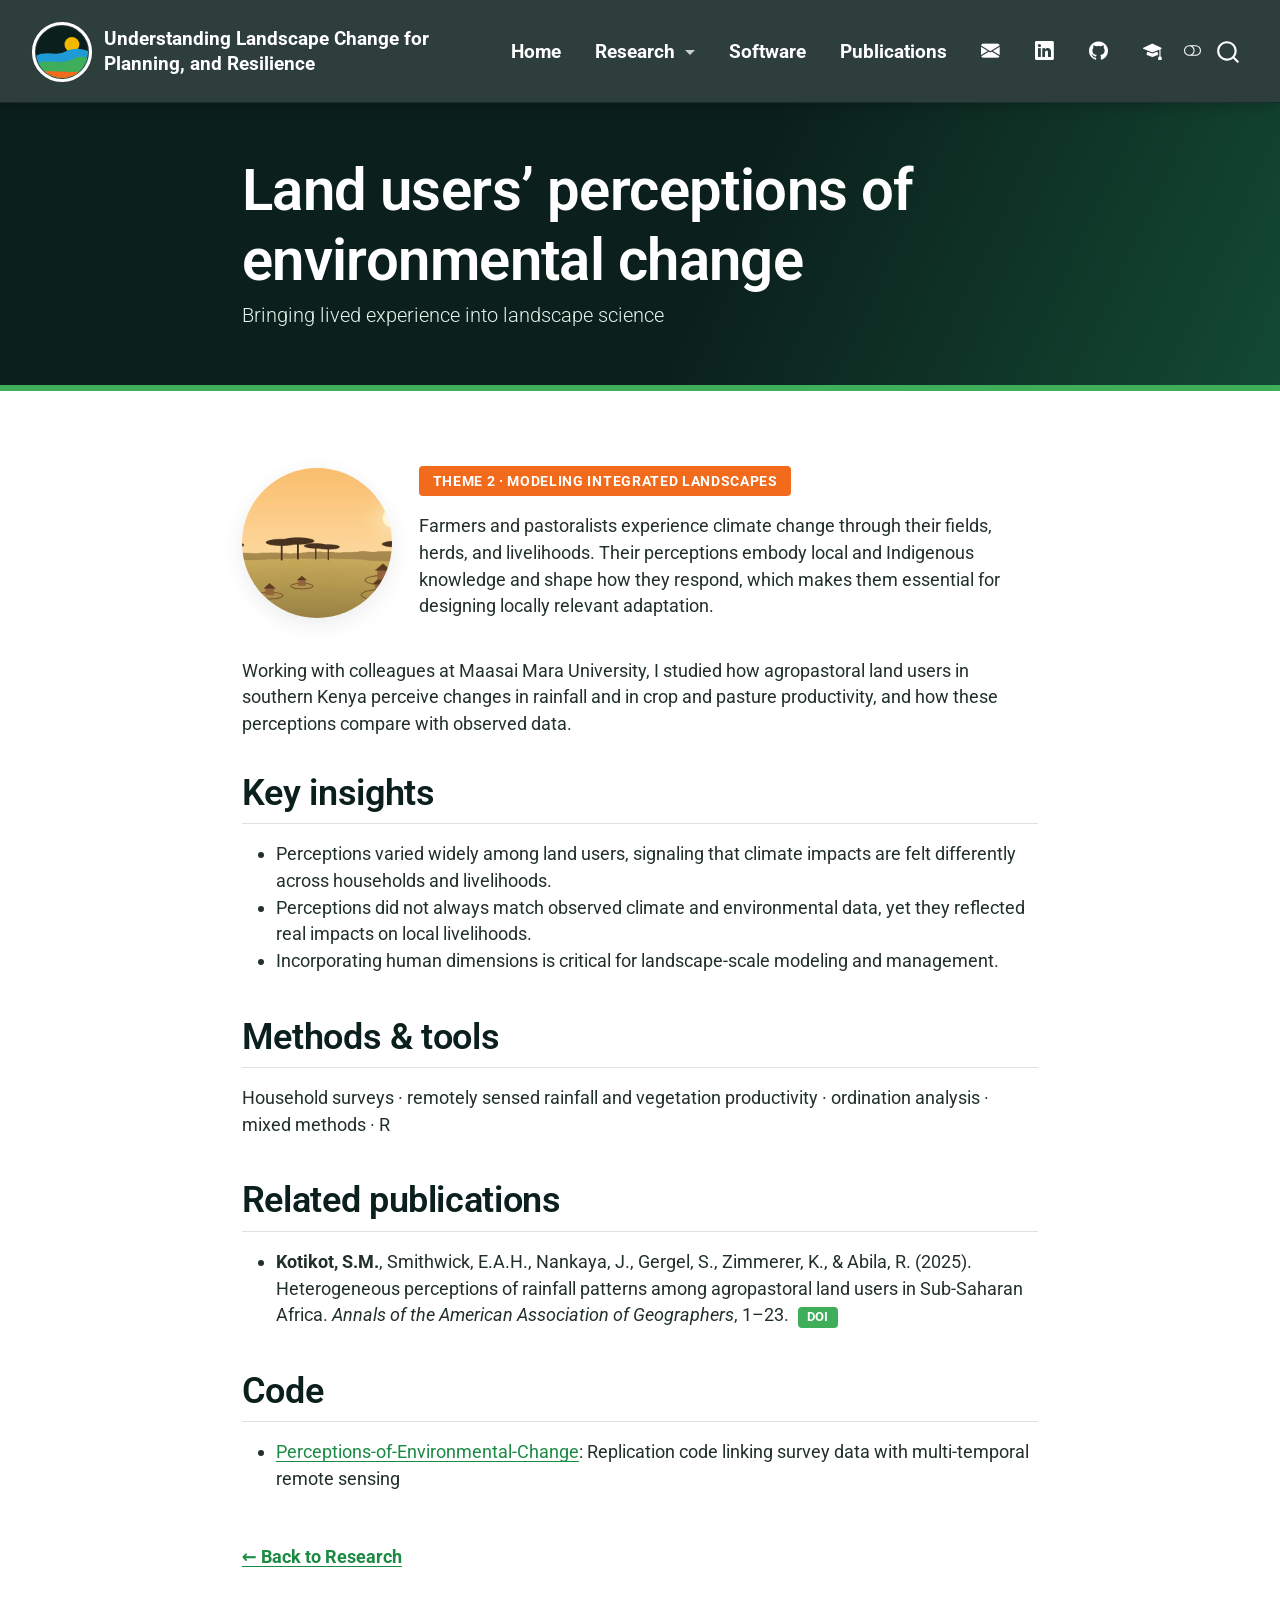
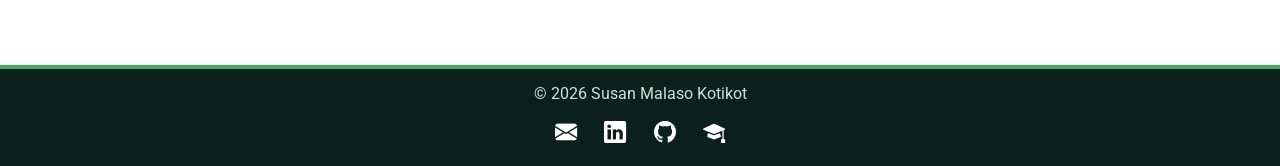
<file: docs/research/perceptions.html>
<!DOCTYPE html>
<html xmlns="http://www.w3.org/1999/xhtml" lang="en" xml:lang="en"><head>

<meta charset="utf-8">
<meta name="generator" content="quarto-1.10.18">

<meta name="viewport" content="width=device-width, initial-scale=1.0, user-scalable=yes">


<title>Land users’ perceptions of environmental change – Susan M. Kotikot</title>
<style>
/* Default styles provided by pandoc.
** See https://pandoc.org/MANUAL.html#variables-for-html for config info.
*/
span.smallcaps{font-variant: small-caps;}
div.columns{display: flex; gap: 1.5em;}
div.column{flex: auto;}
@media screen {
div.columns{gap: min(4vw, 1.5em);}
div.column{overflow-x: auto;}
}
div.hanging-indent{margin-left: 1.5em; text-indent: -1.5em;}
ul.task-list{list-style: none;}
ul.task-list li input[type="checkbox"] {
  width: 0.8em;
  margin: 0 0.8em 0.2em -1em; /* quarto-specific, see https://github.com/quarto-dev/quarto-cli/issues/4556 */ 
  vertical-align: middle;
}
</style>


<script src="../site_libs/quarto-nav/quarto-nav.js"></script>
<script src="../site_libs/quarto-nav/headroom.min.js"></script>
<script src="../site_libs/clipboard/clipboard.min.js"></script>
<script src="../site_libs/quarto-search/autocomplete.umd.js"></script>
<script src="../site_libs/quarto-search/fuse.min.js"></script>
<script src="../site_libs/quarto-search/quarto-search.js"></script>
<meta name="quarto:offset" content="../">
<link href="../images/favicon.svg" rel="icon" type="image/svg+xml">
<script src="../site_libs/quarto-html/quarto.js" type="module"></script>
<script src="../site_libs/quarto-html/tabsets/tabsets.js" type="module"></script>
<script src="../site_libs/quarto-html/popper.min.js"></script>
<script src="../site_libs/quarto-html/tippy.umd.min.js"></script>
<script src="../site_libs/quarto-html/anchor.min.js"></script>
<link href="../site_libs/quarto-html/tippy.css" rel="stylesheet">
<link href="../site_libs/quarto-html/quarto-syntax-highlighting-64a204ab8560d761af7679ceaba22944.css" rel="stylesheet" class="quarto-color-scheme" id="quarto-text-highlighting-styles">
<link href="../site_libs/quarto-html/quarto-syntax-highlighting-dark-b85bc7c33db8c58e0ec93c3465666fed.css" rel="stylesheet" class="quarto-color-scheme quarto-color-alternate" id="quarto-text-highlighting-styles">
<link href="../site_libs/quarto-html/quarto-syntax-highlighting-64a204ab8560d761af7679ceaba22944.css" rel="stylesheet" class="quarto-color-scheme-extra" id="quarto-text-highlighting-styles">
<script src="../site_libs/bootstrap/bootstrap.min.js"></script>
<link href="../site_libs/bootstrap/bootstrap-icons.css" rel="stylesheet">
<link href="../site_libs/bootstrap/bootstrap-555fff109348d2eba875f14f81e5dd2b.min.css" rel="stylesheet" append-hash="true" class="quarto-color-scheme" id="quarto-bootstrap" data-mode="light">
<link href="../site_libs/bootstrap/bootstrap-dark-d1395a1a0c7d1c39ba06f01dce3caa5e.min.css" rel="stylesheet" append-hash="true" class="quarto-color-scheme quarto-color-alternate" id="quarto-bootstrap" data-mode="dark">
<link href="../site_libs/bootstrap/bootstrap-555fff109348d2eba875f14f81e5dd2b.min.css" rel="stylesheet" append-hash="true" class="quarto-color-scheme-extra" id="quarto-bootstrap" data-mode="light">
<script id="quarto-search-options" type="application/json">{
  "location": "navbar",
  "copy-button": false,
  "collapse-after": 3,
  "panel-placement": "end",
  "type": "overlay",
  "limit": 50,
  "keyboard-shortcut": [
    "f",
    "/",
    "s"
  ],
  "show-item-context": false,
  "language": {
    "search-no-results-text": "No results",
    "search-matching-documents-text": "matching documents",
    "search-copy-link-title": "Copy link to search",
    "search-hide-matches-text": "Hide additional matches",
    "search-more-match-text": "more match in this document",
    "search-more-matches-text": "more matches in this document",
    "search-clear-button-title": "Clear",
    "search-text-placeholder": "",
    "search-detached-cancel-button-title": "Cancel",
    "search-submit-button-title": "Submit",
    "search-label": "Search"
  }
}</script>
<style>html{ scroll-behavior: smooth; }</style>


</head>

<body class="nav-fixed fullcontent quarto-light"><script id="quarto-html-before-body" type="application/javascript">
    const toggleBodyColorMode = (bsSheetEl) => {
      const mode = bsSheetEl.getAttribute("data-mode");
      const bodyEl = window.document.querySelector("body");
      if (mode === "dark") {
        bodyEl.classList.add("quarto-dark");
        bodyEl.classList.remove("quarto-light");
      } else {
        bodyEl.classList.add("quarto-light");
        bodyEl.classList.remove("quarto-dark");
      }
    }
    const toggleBodyColorPrimary = () => {
      const bsSheetEl = window.document.querySelector("link#quarto-bootstrap:not([rel=disabled-stylesheet])");
      if (bsSheetEl) {
        toggleBodyColorMode(bsSheetEl);
      }
    }
    const setColorSchemeToggle = (alternate) => {
      const toggles = window.document.querySelectorAll('.quarto-color-scheme-toggle');
      for (let i=0; i < toggles.length; i++) {
        const toggle = toggles[i];
        if (toggle) {
          if (alternate) {
            toggle.classList.add("alternate");
          } else {
            toggle.classList.remove("alternate");
          }
        }
      }
    };
    const toggleColorMode = (alternate) => {
      // Switch the stylesheets
      const primaryStylesheets = window.document.querySelectorAll('link.quarto-color-scheme:not(.quarto-color-alternate)');
      const alternateStylesheets = window.document.querySelectorAll('link.quarto-color-scheme.quarto-color-alternate');
      manageTransitions('#quarto-margin-sidebar .nav-link', false);
      if (alternate) {
        // note: dark is layered on light, we don't disable primary!
        enableStylesheet(alternateStylesheets);
        for (const sheetNode of alternateStylesheets) {
          if (sheetNode.id === "quarto-bootstrap") {
            toggleBodyColorMode(sheetNode);
          }
        }
      } else {
        disableStylesheet(alternateStylesheets);
        enableStylesheet(primaryStylesheets)
        toggleBodyColorPrimary();
      }
      manageTransitions('#quarto-margin-sidebar .nav-link', true);
      // Switch the toggles
      setColorSchemeToggle(alternate)
      // Hack to workaround the fact that safari doesn't
      // properly recolor the scrollbar when toggling (#1455)
      if (navigator.userAgent.indexOf('Safari') > 0 && navigator.userAgent.indexOf('Chrome') == -1) {
        manageTransitions("body", false);
        window.scrollTo(0, 1);
        setTimeout(() => {
          window.scrollTo(0, 0);
          manageTransitions("body", true);
        }, 40);
      }
    }
    const disableStylesheet = (stylesheets) => {
      for (let i=0; i < stylesheets.length; i++) {
        const stylesheet = stylesheets[i];
        stylesheet.rel = 'disabled-stylesheet';
      }
    }
    const enableStylesheet = (stylesheets) => {
      for (let i=0; i < stylesheets.length; i++) {
        const stylesheet = stylesheets[i];
        if(stylesheet.rel !== 'stylesheet') { // for Chrome, which will still FOUC without this check
          stylesheet.rel = 'stylesheet';
        }
      }
    }
    const manageTransitions = (selector, allowTransitions) => {
      const els = window.document.querySelectorAll(selector);
      for (let i=0; i < els.length; i++) {
        const el = els[i];
        if (allowTransitions) {
          el.classList.remove('notransition');
        } else {
          el.classList.add('notransition');
        }
      }
    }
    const isFileUrl = () => {
      return window.location.protocol === 'file:';
    }
    const hasAlternateSentinel = () => {
      let styleSentinel = getColorSchemeSentinel();
      if (styleSentinel !== null) {
        return styleSentinel === "alternate";
      } else {
        return false;
      }
    }
    const setStyleSentinel = (alternate) => {
      const value = alternate ? "alternate" : "default";
      if (!isFileUrl()) {
        window.localStorage.setItem("quarto-color-scheme", value);
      } else {
        localAlternateSentinel = value;
      }
    }
    const getColorSchemeSentinel = () => {
      if (!isFileUrl()) {
        const storageValue = window.localStorage.getItem("quarto-color-scheme");
        return storageValue != null ? storageValue : localAlternateSentinel;
      } else {
        return localAlternateSentinel;
      }
    }
    const toggleGiscusIfUsed = (isAlternate, darkModeDefault) => {
      const baseTheme = document.querySelector('#giscus-base-theme')?.value ?? 'light';
      const alternateTheme = document.querySelector('#giscus-alt-theme')?.value ?? 'dark';
      let newTheme = '';
      if(authorPrefersDark) {
        newTheme = isAlternate ? baseTheme : alternateTheme;
      } else {
        newTheme = isAlternate ? alternateTheme : baseTheme;
      }
      const changeGiscusTheme = () => {
        // From: https://github.com/giscus/giscus/issues/336
        const sendMessage = (message) => {
          const iframe = document.querySelector('iframe.giscus-frame');
          if (!iframe) return;
          iframe.contentWindow.postMessage({ giscus: message }, 'https://giscus.app');
        }
        sendMessage({
          setConfig: {
            theme: newTheme
          }
        });
      }
      const isGiscussLoaded = window.document.querySelector('iframe.giscus-frame') !== null;
      if (isGiscussLoaded) {
        changeGiscusTheme();
      }
    };
    const authorPrefersDark = false;
    const queryPrefersDark = window.matchMedia('(prefers-color-scheme: dark)');
    const darkModeDefault = queryPrefersDark.matches;
      document.querySelector('link#quarto-text-highlighting-styles.quarto-color-scheme-extra').rel = 'disabled-stylesheet';
      document.querySelector('link#quarto-bootstrap.quarto-color-scheme-extra').rel = 'disabled-stylesheet';
    let localAlternateSentinel = darkModeDefault ? 'alternate' : 'default';
    // Dark / light mode switch
    window.quartoToggleColorScheme = () => {
      // Read the current dark / light value
      let toAlternate = !hasAlternateSentinel();
      toggleColorMode(toAlternate);
      setStyleSentinel(toAlternate);
      toggleGiscusIfUsed(toAlternate, darkModeDefault);
      window.dispatchEvent(new Event('resize'));
    };
    queryPrefersDark.addEventListener("change", e => {
      if(window.localStorage.getItem("quarto-color-scheme") !== null)
        return;
      const alternate = e.matches
      toggleColorMode(alternate);
      localAlternateSentinel = e.matches ? 'alternate' : 'default'; // this is used alongside local storage!
      toggleGiscusIfUsed(alternate, darkModeDefault);
    });
    // Switch to dark mode if need be
    if (hasAlternateSentinel()) {
      toggleColorMode(true);
    } else {
      toggleColorMode(false);
    }
  </script>

<div id="quarto-search-results"></div>
  <header id="quarto-header" class="headroom fixed-top quarto-banner">
    <nav class="navbar navbar-expand-lg " data-bs-theme="dark">
      <div class="navbar-container container-fluid">
      <div class="navbar-brand-container mx-auto">
    <a href="../index.html" class="navbar-brand navbar-brand-logo">
    <img src="../images/logo.svg" alt="Susan M. Kotikot logo" class="navbar-logo light-content">
    <img src="../images/logo.svg" alt="Susan M. Kotikot logo" class="navbar-logo dark-content">
    </a>
    <a class="navbar-brand" href="../index.html">
    <span class="navbar-title">Understanding Landscape Change for Planning, and Resilience</span>
    </a>
  </div>
            <div id="quarto-search" class="" title="Search"></div>
          <button class="navbar-toggler" type="button" data-bs-toggle="collapse" data-bs-target="#navbarCollapse" aria-controls="navbarCollapse" role="menu" aria-expanded="false" aria-label="Toggle navigation" onclick="if (window.quartoToggleHeadroom) { window.quartoToggleHeadroom(); }">
  <span class="navbar-toggler-icon"></span>
</button>
          <div class="collapse navbar-collapse" id="navbarCollapse">
            <ul class="navbar-nav navbar-nav-scroll me-auto">
  <li class="nav-item">
    <a class="nav-link" href="../index.html"> 
<span class="menu-text">Home</span></a>
  </li>  
  <li class="nav-item dropdown ">
    <a class="nav-link dropdown-toggle" href="#" id="nav-menu-research" role="link" data-bs-toggle="dropdown" aria-expanded="false">
 <span class="menu-text">Research</span>
    </a>
    <ul class="dropdown-menu" aria-labelledby="nav-menu-research">    
        <li>
    <a class="dropdown-item" href="../research.html">
 <span class="dropdown-text">All research themes</span></a>
  </li>  
        <li><hr class="dropdown-divider"></li>
        <li>
    <a class="dropdown-item" href="../research.html#mapping-spatiotemporal-patterns-of-dynamic-landscapes">
 <span class="dropdown-text">Mapping dynamic landscapes</span></a>
  </li>  
        <li>
    <a class="dropdown-item" href="../research.html#modeling-integrated-landscapes-for-social-ecological-resilience">
 <span class="dropdown-text">Modeling integrated landscapes</span></a>
  </li>  
        <li>
    <a class="dropdown-item" href="../research.html#transdisciplinary-research-for-landscape-management">
 <span class="dropdown-text">Research for landscape management</span></a>
  </li>  
    </ul>
  </li>
  <li class="nav-item">
    <a class="nav-link" href="../software.html"> 
<span class="menu-text">Software</span></a>
  </li>  
  <li class="nav-item">
    <a class="nav-link" href="../publications.html"> 
<span class="menu-text">Publications</span></a>
  </li>  
</ul>
            <ul class="navbar-nav navbar-nav-scroll ms-auto">
  <li class="nav-item compact">
    <a class="nav-link" href="mailto:susan.kotikot@uconn.edu"> <i class="bi bi-envelope-fill" role="img" aria-label="Email">
</i> 
<span class="menu-text"></span></a>
  </li>  
  <li class="nav-item compact">
    <a class="nav-link" href="https://www.linkedin.com/in/susankotikot"> <i class="bi bi-linkedin" role="img" aria-label="LinkedIn">
</i> 
<span class="menu-text"></span></a>
  </li>  
  <li class="nav-item compact">
    <a class="nav-link" href="https://github.com/skotikot"> <i class="bi bi-github" role="img" aria-label="GitHub">
</i> 
<span class="menu-text"></span></a>
  </li>  
  <li class="nav-item compact">
    <a class="nav-link" href="https://scholar.google.com/citations?user=GiHpEEsAAAAJ&amp;hl=en"> <i class="bi bi-mortarboard-fill" role="img" aria-label="Google Scholar">
</i> 
<span class="menu-text"></span></a>
  </li>  
</ul>
          </div> <!-- /navcollapse -->
            <div class="quarto-navbar-tools">
  <a href="" class="quarto-color-scheme-toggle quarto-navigation-tool  px-1" onclick="window.quartoToggleColorScheme(); return false;" title="Toggle dark mode"><i class="bi"></i></a>
</div>
      </div> <!-- /container-fluid -->
    </nav>
</header>
<!-- content -->
<header id="title-block-header" class="quarto-title-block default page-columns page-full">
  <div class="quarto-title-banner page-columns page-full">
    <div class="quarto-title column-body">
      <h1 class="title">Land users’ perceptions of environmental change</h1>
            <p class="subtitle lead">Bringing lived experience into landscape science</p>
                      </div>
  </div>
    
  
  <div class="quarto-title-meta">

      
    
      
    </div>
    
  
  </header><div id="quarto-content" class="quarto-container page-columns page-rows-contents page-layout-article page-navbar">
<!-- sidebar -->
<!-- margin-sidebar -->
    
<!-- main -->
<main class="content quarto-banner-title-block" id="quarto-document-content">






<div class="topic-banner">
<p><img src="../images/placeholders/card-village.jpg" alt="Land users' perceptions of environmental change"></p>
<div>
<p><span class="theme-tag tag-2">Theme 2 · Modeling integrated landscapes</span></p>
<p>Farmers and pastoralists experience climate change through their fields, herds, and livelihoods. Their perceptions embody local and Indigenous knowledge and shape how they respond, which makes them essential for designing locally relevant adaptation.</p>
</div>
</div>
<p>Working with colleagues at Maasai Mara University, I studied how agropastoral land users in southern Kenya perceive changes in rainfall and in crop and pasture productivity, and how these perceptions compare with observed data.</p>
<section id="key-insights" class="level2">
<h2 class="anchored" data-anchor-id="key-insights">Key insights</h2>
<ul>
<li>Perceptions varied widely among land users, signaling that climate impacts are felt differently across households and livelihoods.</li>
<li>Perceptions did not always match observed climate and environmental data, yet they reflected real impacts on local livelihoods.</li>
<li>Incorporating human dimensions is critical for landscape-scale modeling and management.</li>
</ul>
</section>
<section id="methods-tools" class="level2">
<h2 class="anchored" data-anchor-id="methods-tools">Methods &amp; tools</h2>
<p>Household surveys · remotely sensed rainfall and vegetation productivity · ordination analysis · mixed methods · R</p>
</section>
<section id="related-publications" class="level2">
<h2 class="anchored" data-anchor-id="related-publications">Related publications</h2>
<ul>
<li><strong>Kotikot, S.M.</strong>, Smithwick, E.A.H., Nankaya, J., Gergel, S., Zimmerer, K., &amp; Abila, R. (2025). Heterogeneous perceptions of rainfall patterns among agropastoral land users in Sub-Saharan Africa. <em>Annals of the American Association of Geographers</em>, 1–23. <a href="https://doi.org/10.1080/24694452.2025.2482899" class="badge-doi">DOI</a></li>
</ul>
</section>
<section id="code" class="level2">
<h2 class="anchored" data-anchor-id="code">Code</h2>
<ul>
<li><a href="https://github.com/skotikot/Perceptions-of-Environmental-Change">Perceptions-of-Environmental-Change</a>: Replication code linking survey data with multi-temporal remote sensing</li>
</ul>
<p><a href="../research.html" class="back-link">← Back to Research</a></p>


</section>

</main> <!-- /main -->
<script id="quarto-html-after-body" type="application/javascript">
  window.document.addEventListener("DOMContentLoaded", function (event) {
    // Ensure there is a toggle, if there isn't float one in the top right
    if (window.document.querySelector('.quarto-color-scheme-toggle') === null) {
      const a = window.document.createElement('a');
      a.classList.add('top-right');
      a.classList.add('quarto-color-scheme-toggle');
      a.href = "";
      a.onclick = function() { try { window.quartoToggleColorScheme(); } catch {} return false; };
      const i = window.document.createElement("i");
      i.classList.add('bi');
      a.appendChild(i);
      window.document.body.appendChild(a);
    }
    setColorSchemeToggle(hasAlternateSentinel())
    const icon = "";
    const anchorJS = new window.AnchorJS();
    anchorJS.options = {
      placement: 'right',
      icon: icon
    };
    anchorJS.add('.anchored');
    const isCodeAnnotation = (el) => {
      for (const clz of el.classList) {
        if (clz.startsWith('code-annotation-')) {                     
          return true;
        }
      }
      return false;
    }
    const onCopySuccess = function(e) {
      // button target
      const button = e.trigger;
      // don't keep focus
      button.blur();
      // flash "checked"
      button.classList.add('code-copy-button-checked');
      var currentTitle = button.getAttribute("title");
      button.setAttribute("title", "Copied!");
      let tooltip;
      if (window.bootstrap) {
        button.setAttribute("data-bs-toggle", "tooltip");
        button.setAttribute("data-bs-placement", "left");
        button.setAttribute("data-bs-title", "Copied!");
        tooltip = new bootstrap.Tooltip(button, 
          { trigger: "manual", 
            customClass: "code-copy-button-tooltip",
            offset: [0, -8]});
        tooltip.show();    
      }
      setTimeout(function() {
        if (tooltip) {
          tooltip.hide();
          button.removeAttribute("data-bs-title");
          button.removeAttribute("data-bs-toggle");
          button.removeAttribute("data-bs-placement");
        }
        button.setAttribute("title", currentTitle);
        button.classList.remove('code-copy-button-checked');
      }, 1000);
      // clear code selection
      e.clearSelection();
    }
    const getTextToCopy = function(trigger) {
      const outerScaffold = trigger.parentElement.cloneNode(true);
      const codeEl = outerScaffold.querySelector('code');
      for (const childEl of codeEl.children) {
        if (isCodeAnnotation(childEl)) {
          childEl.remove();
        }
      }
      return codeEl.innerText;
    }
    const clipboard = new window.ClipboardJS('.code-copy-button:not([data-in-quarto-modal])', {
      text: getTextToCopy
    });
    clipboard.on('success', onCopySuccess);
    if (window.document.getElementById('quarto-embedded-source-code-modal')) {
      const clipboardModal = new window.ClipboardJS('.code-copy-button[data-in-quarto-modal]', {
        text: getTextToCopy,
        container: window.document.getElementById('quarto-embedded-source-code-modal')
      });
      clipboardModal.on('success', onCopySuccess);
    }
      var localhostRegex = new RegExp(/^(?:http|https):\/\/localhost\:?[0-9]*\//);
      var mailtoRegex = new RegExp(/^mailto:/);
        var filterRegex = new RegExp('/' + window.location.host + '/');
      var isInternal = (href) => {
          return filterRegex.test(href) || localhostRegex.test(href) || mailtoRegex.test(href);
      }
      // Inspect non-navigation links and adorn them if external
     var links = window.document.querySelectorAll('a[href]:not(.nav-link):not(.navbar-brand):not(.toc-action):not(.sidebar-link):not(.sidebar-item-toggle):not(.pagination-link):not(.no-external):not([aria-hidden]):not(.dropdown-item):not(.quarto-navigation-tool):not(.about-link)');
      for (var i=0; i<links.length; i++) {
        const link = links[i];
        if (!isInternal(link.href)) {
          // undo the damage that might have been done by quarto-nav.js in the case of
          // links that we want to consider external
          if (link.dataset.originalHref !== undefined) {
            link.href = link.dataset.originalHref;
          }
            // target, if specified
            link.setAttribute("target", "_blank");
            if (link.getAttribute("rel") === null) {
              link.setAttribute("rel", "noopener");
            }
        }
      }
    function tippyHover(el, contentFn, onTriggerFn, onUntriggerFn) {
      const config = {
        allowHTML: true,
        maxWidth: 500,
        delay: 100,
        arrow: false,
        appendTo: function(el) {
            return el.parentElement;
        },
        interactive: true,
        interactiveBorder: 10,
        theme: 'quarto',
        placement: 'bottom-start',
      };
      if (contentFn) {
        config.content = contentFn;
      }
      if (onTriggerFn) {
        config.onTrigger = onTriggerFn;
      }
      if (onUntriggerFn) {
        config.onUntrigger = onUntriggerFn;
      }
      window.tippy(el, config); 
    }
    const noterefs = window.document.querySelectorAll('a[role="doc-noteref"]');
    for (var i=0; i<noterefs.length; i++) {
      const ref = noterefs[i];
      tippyHover(ref, function() {
        // use id or data attribute instead here
        let href = ref.getAttribute('data-footnote-href') || ref.getAttribute('href');
        try { href = new URL(href).hash; } catch {}
        const id = href.replace(/^#\/?/, "");
        const note = window.document.getElementById(id);
        if (note) {
          return note.innerHTML;
        } else {
          return "";
        }
      });
    }
    const xrefs = window.document.querySelectorAll('a.quarto-xref');
    const processXRef = (id, note) => {
      // Strip column container classes
      const stripColumnClz = (el) => {
        el.classList.remove("page-full", "page-columns");
        if (el.children) {
          for (const child of el.children) {
            stripColumnClz(child);
          }
        }
      }
      stripColumnClz(note)
      if (id === null || id.startsWith('sec-')) {
        // Special case sections, only their first couple elements
        const container = document.createElement("div");
        if (note.children && note.children.length > 2) {
          container.appendChild(note.children[0].cloneNode(true));
          for (let i = 1; i < note.children.length; i++) {
            const child = note.children[i];
            if (child.tagName === "P" && child.innerText === "") {
              continue;
            } else {
              container.appendChild(child.cloneNode(true));
              break;
            }
          }
          if (window.Quarto?.typesetMath) {
            window.Quarto.typesetMath(container);
          }
          return container.innerHTML
        } else {
          if (window.Quarto?.typesetMath) {
            window.Quarto.typesetMath(note);
          }
          return note.innerHTML;
        }
      } else {
        // Remove any anchor links if they are present
        const anchorLink = note.querySelector('a.anchorjs-link');
        if (anchorLink) {
          anchorLink.remove();
        }
        if (window.Quarto?.typesetMath) {
          window.Quarto.typesetMath(note);
        }
        if (note.classList.contains("callout")) {
          return note.outerHTML;
        } else {
          return note.innerHTML;
        }
      }
    }
    for (var i=0; i<xrefs.length; i++) {
      const xref = xrefs[i];
      tippyHover(xref, undefined, function(instance) {
        instance.disable();
        let url = xref.getAttribute('href');
        let hash = undefined; 
        if (url.startsWith('#')) {
          hash = url;
        } else {
          try { hash = new URL(url).hash; } catch {}
        }
        if (hash) {
          const id = hash.replace(/^#\/?/, "");
          const note = window.document.getElementById(id);
          if (note !== null) {
            try {
              const html = processXRef(id, note.cloneNode(true));
              instance.setContent(html);
            } finally {
              instance.enable();
              instance.show();
            }
          } else {
            // See if we can fetch this
            fetch(url.split('#')[0])
            .then(res => res.text())
            .then(html => {
              const parser = new DOMParser();
              const htmlDoc = parser.parseFromString(html, "text/html");
              const note = htmlDoc.getElementById(id);
              if (note !== null) {
                const html = processXRef(id, note);
                instance.setContent(html);
              } 
            }).finally(() => {
              instance.enable();
              instance.show();
            });
          }
        } else {
          // See if we can fetch a full url (with no hash to target)
          // This is a special case and we should probably do some content thinning / targeting
          fetch(url)
          .then(res => res.text())
          .then(html => {
            const parser = new DOMParser();
            const htmlDoc = parser.parseFromString(html, "text/html");
            const note = htmlDoc.querySelector('main.content');
            if (note !== null) {
              // This should only happen for chapter cross references
              // (since there is no id in the URL)
              // remove the first header
              if (note.children.length > 0 && note.children[0].tagName === "HEADER") {
                note.children[0].remove();
              }
              const html = processXRef(null, note);
              instance.setContent(html);
            } 
          }).finally(() => {
            instance.enable();
            instance.show();
          });
        }
      }, function(instance) {
      });
    }
        let selectedAnnoteEl;
        const selectorForAnnotation = ( cell, annotation) => {
          let cellAttr = 'data-code-cell="' + cell + '"';
          let lineAttr = 'data-code-annotation="' +  annotation + '"';
          const selector = 'span[' + cellAttr + '][' + lineAttr + ']';
          return selector;
        }
        const selectCodeLines = (annoteEl) => {
          const doc = window.document;
          const targetCell = annoteEl.getAttribute("data-target-cell");
          const targetAnnotation = annoteEl.getAttribute("data-target-annotation");
          const annoteSpan = window.document.querySelector(selectorForAnnotation(targetCell, targetAnnotation));
          const lines = annoteSpan.getAttribute("data-code-lines").split(",");
          const lineIds = lines.map((line) => {
            return targetCell + "-" + line;
          })
          let top = null;
          let height = null;
          let parent = null;
          if (lineIds.length > 0) {
              //compute the position of the single el (top and bottom and make a div)
              const el = window.document.getElementById(lineIds[0]);
              top = el.offsetTop;
              height = el.offsetHeight;
              parent = el.parentElement.parentElement;
            if (lineIds.length > 1) {
              const lastEl = window.document.getElementById(lineIds[lineIds.length - 1]);
              const bottom = lastEl.offsetTop + lastEl.offsetHeight;
              height = bottom - top;
            }
            if (top !== null && height !== null && parent !== null) {
              // cook up a div (if necessary) and position it 
              let div = window.document.getElementById("code-annotation-line-highlight");
              if (div === null) {
                div = window.document.createElement("div");
                div.setAttribute("id", "code-annotation-line-highlight");
                div.style.position = 'absolute';
                parent.appendChild(div);
              }
              div.style.top = top - 2 + "px";
              div.style.height = height + 4 + "px";
              div.style.left = 0;
              let gutterDiv = window.document.getElementById("code-annotation-line-highlight-gutter");
              if (gutterDiv === null) {
                gutterDiv = window.document.createElement("div");
                gutterDiv.setAttribute("id", "code-annotation-line-highlight-gutter");
                gutterDiv.style.position = 'absolute';
                const codeCell = window.document.getElementById(targetCell);
                const gutter = codeCell.querySelector('.code-annotation-gutter');
                gutter.appendChild(gutterDiv);
              }
              gutterDiv.style.top = top - 2 + "px";
              gutterDiv.style.height = height + 4 + "px";
            }
            selectedAnnoteEl = annoteEl;
          }
        };
        const unselectCodeLines = () => {
          const elementsIds = ["code-annotation-line-highlight", "code-annotation-line-highlight-gutter"];
          elementsIds.forEach((elId) => {
            const div = window.document.getElementById(elId);
            if (div) {
              div.remove();
            }
          });
          selectedAnnoteEl = undefined;
        };
          // Handle positioning of the toggle
      window.addEventListener(
        "resize",
        throttle(() => {
          elRect = undefined;
          if (selectedAnnoteEl) {
            selectCodeLines(selectedAnnoteEl);
          }
        }, 10)
      );
      function throttle(fn, ms) {
      let throttle = false;
      let timer;
        return (...args) => {
          if(!throttle) { // first call gets through
              fn.apply(this, args);
              throttle = true;
          } else { // all the others get throttled
              if(timer) clearTimeout(timer); // cancel #2
              timer = setTimeout(() => {
                fn.apply(this, args);
                timer = throttle = false;
              }, ms);
          }
        };
      }
        // Attach click handler to the DT
        const annoteDls = window.document.querySelectorAll('dt[data-target-cell]');
        for (const annoteDlNode of annoteDls) {
          annoteDlNode.addEventListener('click', (event) => {
            const clickedEl = event.target;
            if (clickedEl !== selectedAnnoteEl) {
              unselectCodeLines();
              const activeEl = window.document.querySelector('dt[data-target-cell].code-annotation-active');
              if (activeEl) {
                activeEl.classList.remove('code-annotation-active');
              }
              selectCodeLines(clickedEl);
              clickedEl.classList.add('code-annotation-active');
            } else {
              // Unselect the line
              unselectCodeLines();
              clickedEl.classList.remove('code-annotation-active');
            }
          });
        }
    const findCites = (el) => {
      const parentEl = el.parentElement;
      if (parentEl) {
        const cites = parentEl.dataset.cites;
        if (cites) {
          return {
            el,
            cites: cites.split(' ')
          };
        } else {
          return findCites(el.parentElement)
        }
      } else {
        return undefined;
      }
    };
    var bibliorefs = window.document.querySelectorAll('a[role="doc-biblioref"]');
    for (var i=0; i<bibliorefs.length; i++) {
      const ref = bibliorefs[i];
      const citeInfo = findCites(ref);
      if (citeInfo) {
        tippyHover(citeInfo.el, function() {
          var popup = window.document.createElement('div');
          citeInfo.cites.forEach(function(cite) {
            var citeDiv = window.document.createElement('div');
            citeDiv.classList.add('hanging-indent');
            citeDiv.classList.add('csl-entry');
            var biblioDiv = window.document.getElementById('ref-' + cite);
            if (biblioDiv) {
              citeDiv.innerHTML = biblioDiv.innerHTML;
            }
            popup.appendChild(citeDiv);
          });
          return popup.innerHTML;
        });
      }
    }
  });
  </script>
</div> <!-- /content -->
<footer class="footer">
  <div class="nav-footer">
    <div class="nav-footer-left">
      &nbsp;
    </div>   
    <div class="nav-footer-center">
      <ul class="footer-items list-unstyled">
    <li class="nav-item">
 © 2026 Susan Malaso Kotikot
  </li>  
    <li class="nav-item compact">
    <a class="nav-link" href="mailto:susan.kotikot@uconn.edu">
      <i class="bi bi-envelope-fill" role="img" aria-label="Email">
</i> 
    </a>
  </li>  
    <li class="nav-item compact">
    <a class="nav-link" href="https://www.linkedin.com/in/susankotikot">
      <i class="bi bi-linkedin" role="img" aria-label="LinkedIn">
</i> 
    </a>
  </li>  
    <li class="nav-item compact">
    <a class="nav-link" href="https://github.com/skotikot">
      <i class="bi bi-github" role="img" aria-label="GitHub">
</i> 
    </a>
  </li>  
    <li class="nav-item compact">
    <a class="nav-link" href="https://scholar.google.com/citations?user=GiHpEEsAAAAJ&amp;hl=en">
      <i class="bi bi-mortarboard-fill" role="img" aria-label="Google Scholar">
</i> 
    </a>
  </li>  
</ul>
    </div>
    <div class="nav-footer-right">
      &nbsp;
    </div>
  </div>
</footer>




<script src="../site_libs/quarto-html/zenscroll-min.js"></script>
</body></html>
</file>
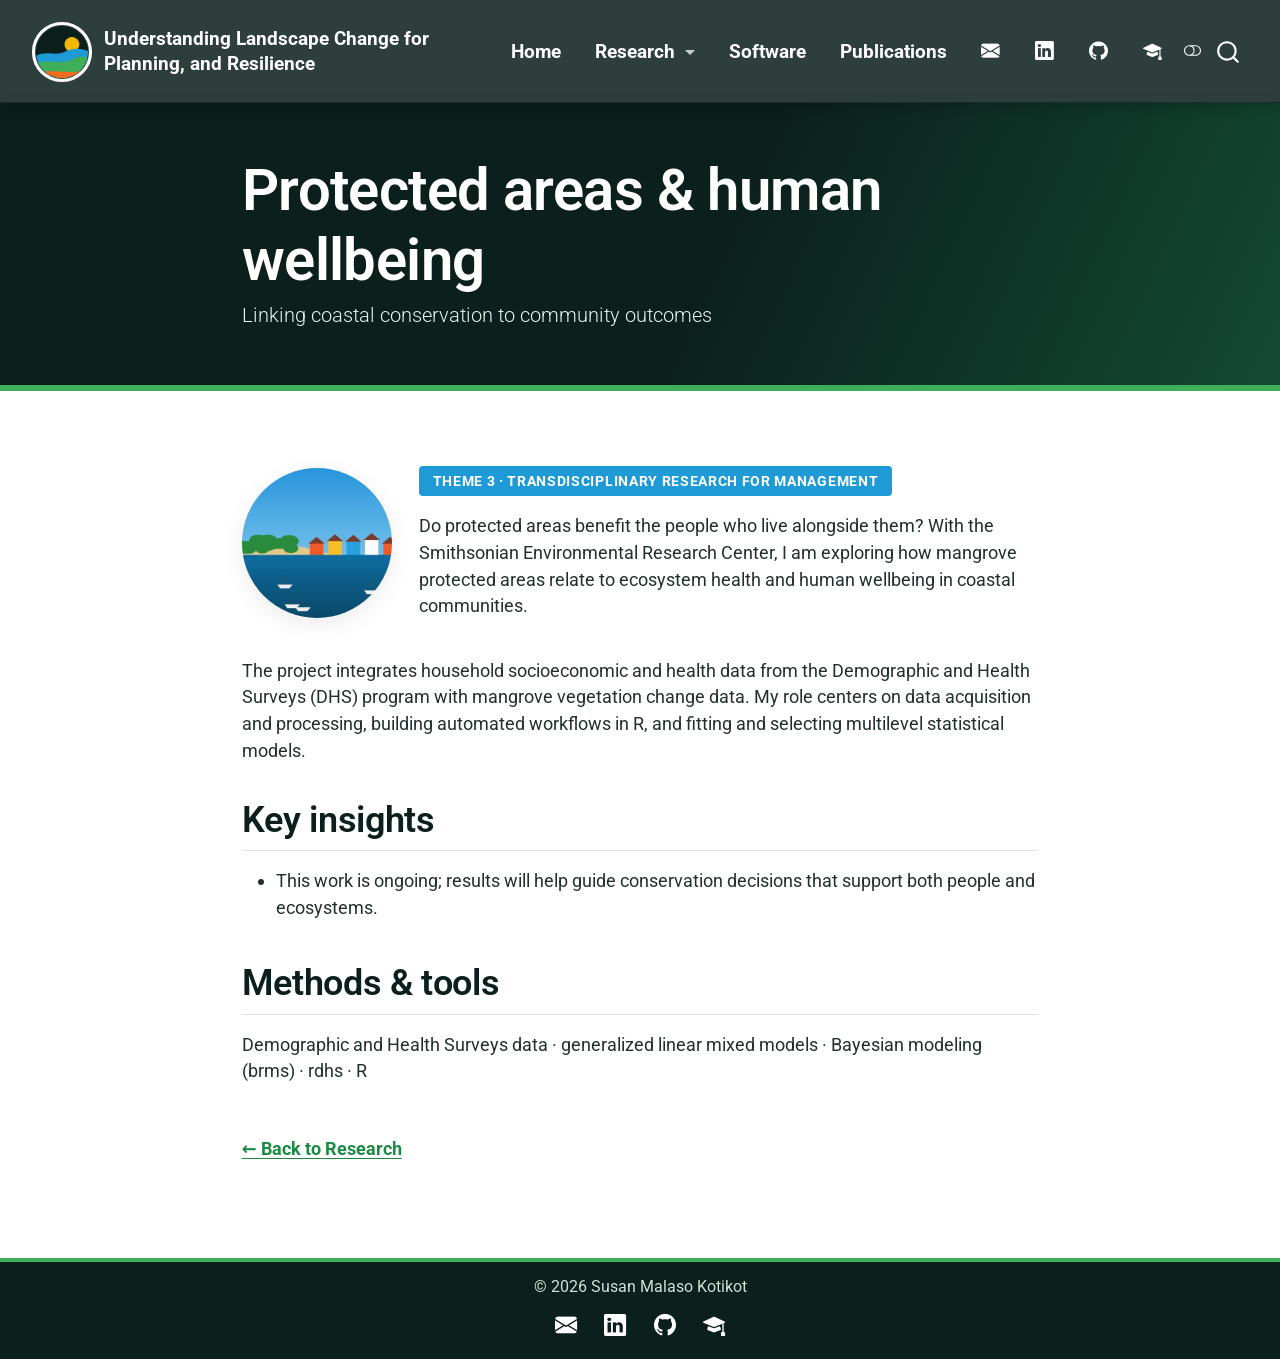
<file: docs/research/protected-areas.html>
<!DOCTYPE html>
<html xmlns="http://www.w3.org/1999/xhtml" lang="en" xml:lang="en"><head>

<meta charset="utf-8">
<meta name="generator" content="quarto-1.10.18">

<meta name="viewport" content="width=device-width, initial-scale=1.0, user-scalable=yes">


<title>Protected areas &amp; human wellbeing – Susan M. Kotikot</title>
<style>
/* Default styles provided by pandoc.
** See https://pandoc.org/MANUAL.html#variables-for-html for config info.
*/
span.smallcaps{font-variant: small-caps;}
div.columns{display: flex; gap: 1.5em;}
div.column{flex: auto;}
@media screen {
div.columns{gap: min(4vw, 1.5em);}
div.column{overflow-x: auto;}
}
div.hanging-indent{margin-left: 1.5em; text-indent: -1.5em;}
ul.task-list{list-style: none;}
ul.task-list li input[type="checkbox"] {
  width: 0.8em;
  margin: 0 0.8em 0.2em -1em; /* quarto-specific, see https://github.com/quarto-dev/quarto-cli/issues/4556 */ 
  vertical-align: middle;
}
</style>


<script src="../site_libs/quarto-nav/quarto-nav.js"></script>
<script src="../site_libs/quarto-nav/headroom.min.js"></script>
<script src="../site_libs/clipboard/clipboard.min.js"></script>
<script src="../site_libs/quarto-search/autocomplete.umd.js"></script>
<script src="../site_libs/quarto-search/fuse.min.js"></script>
<script src="../site_libs/quarto-search/quarto-search.js"></script>
<meta name="quarto:offset" content="../">
<link href="../images/favicon.svg" rel="icon" type="image/svg+xml">
<script src="../site_libs/quarto-html/quarto.js" type="module"></script>
<script src="../site_libs/quarto-html/tabsets/tabsets.js" type="module"></script>
<script src="../site_libs/quarto-html/popper.min.js"></script>
<script src="../site_libs/quarto-html/tippy.umd.min.js"></script>
<script src="../site_libs/quarto-html/anchor.min.js"></script>
<link href="../site_libs/quarto-html/tippy.css" rel="stylesheet">
<link href="../site_libs/quarto-html/quarto-syntax-highlighting-64a204ab8560d761af7679ceaba22944.css" rel="stylesheet" class="quarto-color-scheme" id="quarto-text-highlighting-styles">
<link href="../site_libs/quarto-html/quarto-syntax-highlighting-dark-b85bc7c33db8c58e0ec93c3465666fed.css" rel="stylesheet" class="quarto-color-scheme quarto-color-alternate" id="quarto-text-highlighting-styles">
<link href="../site_libs/quarto-html/quarto-syntax-highlighting-64a204ab8560d761af7679ceaba22944.css" rel="stylesheet" class="quarto-color-scheme-extra" id="quarto-text-highlighting-styles">
<script src="../site_libs/bootstrap/bootstrap.min.js"></script>
<link href="../site_libs/bootstrap/bootstrap-icons.css" rel="stylesheet">
<link href="../site_libs/bootstrap/bootstrap-555fff109348d2eba875f14f81e5dd2b.min.css" rel="stylesheet" append-hash="true" class="quarto-color-scheme" id="quarto-bootstrap" data-mode="light">
<link href="../site_libs/bootstrap/bootstrap-dark-d1395a1a0c7d1c39ba06f01dce3caa5e.min.css" rel="stylesheet" append-hash="true" class="quarto-color-scheme quarto-color-alternate" id="quarto-bootstrap" data-mode="dark">
<link href="../site_libs/bootstrap/bootstrap-555fff109348d2eba875f14f81e5dd2b.min.css" rel="stylesheet" append-hash="true" class="quarto-color-scheme-extra" id="quarto-bootstrap" data-mode="light">
<script id="quarto-search-options" type="application/json">{
  "location": "navbar",
  "copy-button": false,
  "collapse-after": 3,
  "panel-placement": "end",
  "type": "overlay",
  "limit": 50,
  "keyboard-shortcut": [
    "f",
    "/",
    "s"
  ],
  "show-item-context": false,
  "language": {
    "search-no-results-text": "No results",
    "search-matching-documents-text": "matching documents",
    "search-copy-link-title": "Copy link to search",
    "search-hide-matches-text": "Hide additional matches",
    "search-more-match-text": "more match in this document",
    "search-more-matches-text": "more matches in this document",
    "search-clear-button-title": "Clear",
    "search-text-placeholder": "",
    "search-detached-cancel-button-title": "Cancel",
    "search-submit-button-title": "Submit",
    "search-label": "Search"
  }
}</script>
<style>html{ scroll-behavior: smooth; }</style>


</head>

<body class="nav-fixed fullcontent quarto-light"><script id="quarto-html-before-body" type="application/javascript">
    const toggleBodyColorMode = (bsSheetEl) => {
      const mode = bsSheetEl.getAttribute("data-mode");
      const bodyEl = window.document.querySelector("body");
      if (mode === "dark") {
        bodyEl.classList.add("quarto-dark");
        bodyEl.classList.remove("quarto-light");
      } else {
        bodyEl.classList.add("quarto-light");
        bodyEl.classList.remove("quarto-dark");
      }
    }
    const toggleBodyColorPrimary = () => {
      const bsSheetEl = window.document.querySelector("link#quarto-bootstrap:not([rel=disabled-stylesheet])");
      if (bsSheetEl) {
        toggleBodyColorMode(bsSheetEl);
      }
    }
    const setColorSchemeToggle = (alternate) => {
      const toggles = window.document.querySelectorAll('.quarto-color-scheme-toggle');
      for (let i=0; i < toggles.length; i++) {
        const toggle = toggles[i];
        if (toggle) {
          if (alternate) {
            toggle.classList.add("alternate");
          } else {
            toggle.classList.remove("alternate");
          }
        }
      }
    };
    const toggleColorMode = (alternate) => {
      // Switch the stylesheets
      const primaryStylesheets = window.document.querySelectorAll('link.quarto-color-scheme:not(.quarto-color-alternate)');
      const alternateStylesheets = window.document.querySelectorAll('link.quarto-color-scheme.quarto-color-alternate');
      manageTransitions('#quarto-margin-sidebar .nav-link', false);
      if (alternate) {
        // note: dark is layered on light, we don't disable primary!
        enableStylesheet(alternateStylesheets);
        for (const sheetNode of alternateStylesheets) {
          if (sheetNode.id === "quarto-bootstrap") {
            toggleBodyColorMode(sheetNode);
          }
        }
      } else {
        disableStylesheet(alternateStylesheets);
        enableStylesheet(primaryStylesheets)
        toggleBodyColorPrimary();
      }
      manageTransitions('#quarto-margin-sidebar .nav-link', true);
      // Switch the toggles
      setColorSchemeToggle(alternate)
      // Hack to workaround the fact that safari doesn't
      // properly recolor the scrollbar when toggling (#1455)
      if (navigator.userAgent.indexOf('Safari') > 0 && navigator.userAgent.indexOf('Chrome') == -1) {
        manageTransitions("body", false);
        window.scrollTo(0, 1);
        setTimeout(() => {
          window.scrollTo(0, 0);
          manageTransitions("body", true);
        }, 40);
      }
    }
    const disableStylesheet = (stylesheets) => {
      for (let i=0; i < stylesheets.length; i++) {
        const stylesheet = stylesheets[i];
        stylesheet.rel = 'disabled-stylesheet';
      }
    }
    const enableStylesheet = (stylesheets) => {
      for (let i=0; i < stylesheets.length; i++) {
        const stylesheet = stylesheets[i];
        if(stylesheet.rel !== 'stylesheet') { // for Chrome, which will still FOUC without this check
          stylesheet.rel = 'stylesheet';
        }
      }
    }
    const manageTransitions = (selector, allowTransitions) => {
      const els = window.document.querySelectorAll(selector);
      for (let i=0; i < els.length; i++) {
        const el = els[i];
        if (allowTransitions) {
          el.classList.remove('notransition');
        } else {
          el.classList.add('notransition');
        }
      }
    }
    const isFileUrl = () => {
      return window.location.protocol === 'file:';
    }
    const hasAlternateSentinel = () => {
      let styleSentinel = getColorSchemeSentinel();
      if (styleSentinel !== null) {
        return styleSentinel === "alternate";
      } else {
        return false;
      }
    }
    const setStyleSentinel = (alternate) => {
      const value = alternate ? "alternate" : "default";
      if (!isFileUrl()) {
        window.localStorage.setItem("quarto-color-scheme", value);
      } else {
        localAlternateSentinel = value;
      }
    }
    const getColorSchemeSentinel = () => {
      if (!isFileUrl()) {
        const storageValue = window.localStorage.getItem("quarto-color-scheme");
        return storageValue != null ? storageValue : localAlternateSentinel;
      } else {
        return localAlternateSentinel;
      }
    }
    const toggleGiscusIfUsed = (isAlternate, darkModeDefault) => {
      const baseTheme = document.querySelector('#giscus-base-theme')?.value ?? 'light';
      const alternateTheme = document.querySelector('#giscus-alt-theme')?.value ?? 'dark';
      let newTheme = '';
      if(authorPrefersDark) {
        newTheme = isAlternate ? baseTheme : alternateTheme;
      } else {
        newTheme = isAlternate ? alternateTheme : baseTheme;
      }
      const changeGiscusTheme = () => {
        // From: https://github.com/giscus/giscus/issues/336
        const sendMessage = (message) => {
          const iframe = document.querySelector('iframe.giscus-frame');
          if (!iframe) return;
          iframe.contentWindow.postMessage({ giscus: message }, 'https://giscus.app');
        }
        sendMessage({
          setConfig: {
            theme: newTheme
          }
        });
      }
      const isGiscussLoaded = window.document.querySelector('iframe.giscus-frame') !== null;
      if (isGiscussLoaded) {
        changeGiscusTheme();
      }
    };
    const authorPrefersDark = false;
    const queryPrefersDark = window.matchMedia('(prefers-color-scheme: dark)');
    const darkModeDefault = queryPrefersDark.matches;
      document.querySelector('link#quarto-text-highlighting-styles.quarto-color-scheme-extra').rel = 'disabled-stylesheet';
      document.querySelector('link#quarto-bootstrap.quarto-color-scheme-extra').rel = 'disabled-stylesheet';
    let localAlternateSentinel = darkModeDefault ? 'alternate' : 'default';
    // Dark / light mode switch
    window.quartoToggleColorScheme = () => {
      // Read the current dark / light value
      let toAlternate = !hasAlternateSentinel();
      toggleColorMode(toAlternate);
      setStyleSentinel(toAlternate);
      toggleGiscusIfUsed(toAlternate, darkModeDefault);
      window.dispatchEvent(new Event('resize'));
    };
    queryPrefersDark.addEventListener("change", e => {
      if(window.localStorage.getItem("quarto-color-scheme") !== null)
        return;
      const alternate = e.matches
      toggleColorMode(alternate);
      localAlternateSentinel = e.matches ? 'alternate' : 'default'; // this is used alongside local storage!
      toggleGiscusIfUsed(alternate, darkModeDefault);
    });
    // Switch to dark mode if need be
    if (hasAlternateSentinel()) {
      toggleColorMode(true);
    } else {
      toggleColorMode(false);
    }
  </script>

<div id="quarto-search-results"></div>
  <header id="quarto-header" class="headroom fixed-top quarto-banner">
    <nav class="navbar navbar-expand-lg " data-bs-theme="dark">
      <div class="navbar-container container-fluid">
      <div class="navbar-brand-container mx-auto">
    <a href="../index.html" class="navbar-brand navbar-brand-logo">
    <img src="../images/logo.svg" alt="Susan M. Kotikot logo" class="navbar-logo light-content">
    <img src="../images/logo.svg" alt="Susan M. Kotikot logo" class="navbar-logo dark-content">
    </a>
    <a class="navbar-brand" href="../index.html">
    <span class="navbar-title">Understanding Landscape Change for Planning, and Resilience</span>
    </a>
  </div>
            <div id="quarto-search" class="" title="Search"></div>
          <button class="navbar-toggler" type="button" data-bs-toggle="collapse" data-bs-target="#navbarCollapse" aria-controls="navbarCollapse" role="menu" aria-expanded="false" aria-label="Toggle navigation" onclick="if (window.quartoToggleHeadroom) { window.quartoToggleHeadroom(); }">
  <span class="navbar-toggler-icon"></span>
</button>
          <div class="collapse navbar-collapse" id="navbarCollapse">
            <ul class="navbar-nav navbar-nav-scroll me-auto">
  <li class="nav-item">
    <a class="nav-link" href="../index.html"> 
<span class="menu-text">Home</span></a>
  </li>  
  <li class="nav-item dropdown ">
    <a class="nav-link dropdown-toggle" href="#" id="nav-menu-research" role="link" data-bs-toggle="dropdown" aria-expanded="false">
 <span class="menu-text">Research</span>
    </a>
    <ul class="dropdown-menu" aria-labelledby="nav-menu-research">    
        <li>
    <a class="dropdown-item" href="../research.html">
 <span class="dropdown-text">All research themes</span></a>
  </li>  
        <li><hr class="dropdown-divider"></li>
        <li>
    <a class="dropdown-item" href="../research.html#mapping-spatiotemporal-patterns-of-dynamic-landscapes">
 <span class="dropdown-text">Mapping dynamic landscapes</span></a>
  </li>  
        <li>
    <a class="dropdown-item" href="../research.html#modeling-integrated-landscapes-for-social-ecological-resilience">
 <span class="dropdown-text">Modeling integrated landscapes</span></a>
  </li>  
        <li>
    <a class="dropdown-item" href="../research.html#transdisciplinary-research-for-landscape-management">
 <span class="dropdown-text">Research for landscape management</span></a>
  </li>  
    </ul>
  </li>
  <li class="nav-item">
    <a class="nav-link" href="../software.html"> 
<span class="menu-text">Software</span></a>
  </li>  
  <li class="nav-item">
    <a class="nav-link" href="../publications.html"> 
<span class="menu-text">Publications</span></a>
  </li>  
</ul>
            <ul class="navbar-nav navbar-nav-scroll ms-auto">
  <li class="nav-item compact">
    <a class="nav-link" href="mailto:susan.kotikot@uconn.edu"> <i class="bi bi-envelope-fill" role="img" aria-label="Email">
</i> 
<span class="menu-text"></span></a>
  </li>  
  <li class="nav-item compact">
    <a class="nav-link" href="https://www.linkedin.com/in/susankotikot"> <i class="bi bi-linkedin" role="img" aria-label="LinkedIn">
</i> 
<span class="menu-text"></span></a>
  </li>  
  <li class="nav-item compact">
    <a class="nav-link" href="https://github.com/skotikot"> <i class="bi bi-github" role="img" aria-label="GitHub">
</i> 
<span class="menu-text"></span></a>
  </li>  
  <li class="nav-item compact">
    <a class="nav-link" href="https://scholar.google.com/citations?user=GiHpEEsAAAAJ&amp;hl=en"> <i class="bi bi-mortarboard-fill" role="img" aria-label="Google Scholar">
</i> 
<span class="menu-text"></span></a>
  </li>  
</ul>
          </div> <!-- /navcollapse -->
            <div class="quarto-navbar-tools">
  <a href="" class="quarto-color-scheme-toggle quarto-navigation-tool  px-1" onclick="window.quartoToggleColorScheme(); return false;" title="Toggle dark mode"><i class="bi"></i></a>
</div>
      </div> <!-- /container-fluid -->
    </nav>
</header>
<!-- content -->
<header id="title-block-header" class="quarto-title-block default page-columns page-full">
  <div class="quarto-title-banner page-columns page-full">
    <div class="quarto-title column-body">
      <h1 class="title">Protected areas &amp; human wellbeing</h1>
            <p class="subtitle lead">Linking coastal conservation to community outcomes</p>
                      </div>
  </div>
    
  
  <div class="quarto-title-meta">

      
    
      
    </div>
    
  
  </header><div id="quarto-content" class="quarto-container page-columns page-rows-contents page-layout-article page-navbar">
<!-- sidebar -->
<!-- margin-sidebar -->
    
<!-- main -->
<main class="content quarto-banner-title-block" id="quarto-document-content">






<div class="topic-banner">
<p><img src="../images/placeholders/card-coast.jpg" alt="Protected areas &amp; human wellbeing"></p>
<div>
<p><span class="theme-tag tag-3">Theme 3 · Transdisciplinary research for management</span></p>
<p>Do protected areas benefit the people who live alongside them? With the Smithsonian Environmental Research Center, I am exploring how mangrove protected areas relate to ecosystem health and human wellbeing in coastal communities.</p>
</div>
</div>
<p>The project integrates household socioeconomic and health data from the Demographic and Health Surveys (DHS) program with mangrove vegetation change data. My role centers on data acquisition and processing, building automated workflows in R, and fitting and selecting multilevel statistical models.</p>
<section id="key-insights" class="level2">
<h2 class="anchored" data-anchor-id="key-insights">Key insights</h2>
<ul>
<li>This work is ongoing; results will help guide conservation decisions that support both people and ecosystems.</li>
</ul>
</section>
<section id="methods-tools" class="level2">
<h2 class="anchored" data-anchor-id="methods-tools">Methods &amp; tools</h2>
<p>Demographic and Health Surveys data · generalized linear mixed models · Bayesian modeling (brms) · rdhs · R</p>
<p><a href="../research.html" class="back-link">← Back to Research</a></p>


</section>

</main> <!-- /main -->
<script id="quarto-html-after-body" type="application/javascript">
  window.document.addEventListener("DOMContentLoaded", function (event) {
    // Ensure there is a toggle, if there isn't float one in the top right
    if (window.document.querySelector('.quarto-color-scheme-toggle') === null) {
      const a = window.document.createElement('a');
      a.classList.add('top-right');
      a.classList.add('quarto-color-scheme-toggle');
      a.href = "";
      a.onclick = function() { try { window.quartoToggleColorScheme(); } catch {} return false; };
      const i = window.document.createElement("i");
      i.classList.add('bi');
      a.appendChild(i);
      window.document.body.appendChild(a);
    }
    setColorSchemeToggle(hasAlternateSentinel())
    const icon = "";
    const anchorJS = new window.AnchorJS();
    anchorJS.options = {
      placement: 'right',
      icon: icon
    };
    anchorJS.add('.anchored');
    const isCodeAnnotation = (el) => {
      for (const clz of el.classList) {
        if (clz.startsWith('code-annotation-')) {                     
          return true;
        }
      }
      return false;
    }
    const onCopySuccess = function(e) {
      // button target
      const button = e.trigger;
      // don't keep focus
      button.blur();
      // flash "checked"
      button.classList.add('code-copy-button-checked');
      var currentTitle = button.getAttribute("title");
      button.setAttribute("title", "Copied!");
      let tooltip;
      if (window.bootstrap) {
        button.setAttribute("data-bs-toggle", "tooltip");
        button.setAttribute("data-bs-placement", "left");
        button.setAttribute("data-bs-title", "Copied!");
        tooltip = new bootstrap.Tooltip(button, 
          { trigger: "manual", 
            customClass: "code-copy-button-tooltip",
            offset: [0, -8]});
        tooltip.show();    
      }
      setTimeout(function() {
        if (tooltip) {
          tooltip.hide();
          button.removeAttribute("data-bs-title");
          button.removeAttribute("data-bs-toggle");
          button.removeAttribute("data-bs-placement");
        }
        button.setAttribute("title", currentTitle);
        button.classList.remove('code-copy-button-checked');
      }, 1000);
      // clear code selection
      e.clearSelection();
    }
    const getTextToCopy = function(trigger) {
      const outerScaffold = trigger.parentElement.cloneNode(true);
      const codeEl = outerScaffold.querySelector('code');
      for (const childEl of codeEl.children) {
        if (isCodeAnnotation(childEl)) {
          childEl.remove();
        }
      }
      return codeEl.innerText;
    }
    const clipboard = new window.ClipboardJS('.code-copy-button:not([data-in-quarto-modal])', {
      text: getTextToCopy
    });
    clipboard.on('success', onCopySuccess);
    if (window.document.getElementById('quarto-embedded-source-code-modal')) {
      const clipboardModal = new window.ClipboardJS('.code-copy-button[data-in-quarto-modal]', {
        text: getTextToCopy,
        container: window.document.getElementById('quarto-embedded-source-code-modal')
      });
      clipboardModal.on('success', onCopySuccess);
    }
      var localhostRegex = new RegExp(/^(?:http|https):\/\/localhost\:?[0-9]*\//);
      var mailtoRegex = new RegExp(/^mailto:/);
        var filterRegex = new RegExp('/' + window.location.host + '/');
      var isInternal = (href) => {
          return filterRegex.test(href) || localhostRegex.test(href) || mailtoRegex.test(href);
      }
      // Inspect non-navigation links and adorn them if external
     var links = window.document.querySelectorAll('a[href]:not(.nav-link):not(.navbar-brand):not(.toc-action):not(.sidebar-link):not(.sidebar-item-toggle):not(.pagination-link):not(.no-external):not([aria-hidden]):not(.dropdown-item):not(.quarto-navigation-tool):not(.about-link)');
      for (var i=0; i<links.length; i++) {
        const link = links[i];
        if (!isInternal(link.href)) {
          // undo the damage that might have been done by quarto-nav.js in the case of
          // links that we want to consider external
          if (link.dataset.originalHref !== undefined) {
            link.href = link.dataset.originalHref;
          }
            // target, if specified
            link.setAttribute("target", "_blank");
            if (link.getAttribute("rel") === null) {
              link.setAttribute("rel", "noopener");
            }
        }
      }
    function tippyHover(el, contentFn, onTriggerFn, onUntriggerFn) {
      const config = {
        allowHTML: true,
        maxWidth: 500,
        delay: 100,
        arrow: false,
        appendTo: function(el) {
            return el.parentElement;
        },
        interactive: true,
        interactiveBorder: 10,
        theme: 'quarto',
        placement: 'bottom-start',
      };
      if (contentFn) {
        config.content = contentFn;
      }
      if (onTriggerFn) {
        config.onTrigger = onTriggerFn;
      }
      if (onUntriggerFn) {
        config.onUntrigger = onUntriggerFn;
      }
      window.tippy(el, config); 
    }
    const noterefs = window.document.querySelectorAll('a[role="doc-noteref"]');
    for (var i=0; i<noterefs.length; i++) {
      const ref = noterefs[i];
      tippyHover(ref, function() {
        // use id or data attribute instead here
        let href = ref.getAttribute('data-footnote-href') || ref.getAttribute('href');
        try { href = new URL(href).hash; } catch {}
        const id = href.replace(/^#\/?/, "");
        const note = window.document.getElementById(id);
        if (note) {
          return note.innerHTML;
        } else {
          return "";
        }
      });
    }
    const xrefs = window.document.querySelectorAll('a.quarto-xref');
    const processXRef = (id, note) => {
      // Strip column container classes
      const stripColumnClz = (el) => {
        el.classList.remove("page-full", "page-columns");
        if (el.children) {
          for (const child of el.children) {
            stripColumnClz(child);
          }
        }
      }
      stripColumnClz(note)
      if (id === null || id.startsWith('sec-')) {
        // Special case sections, only their first couple elements
        const container = document.createElement("div");
        if (note.children && note.children.length > 2) {
          container.appendChild(note.children[0].cloneNode(true));
          for (let i = 1; i < note.children.length; i++) {
            const child = note.children[i];
            if (child.tagName === "P" && child.innerText === "") {
              continue;
            } else {
              container.appendChild(child.cloneNode(true));
              break;
            }
          }
          if (window.Quarto?.typesetMath) {
            window.Quarto.typesetMath(container);
          }
          return container.innerHTML
        } else {
          if (window.Quarto?.typesetMath) {
            window.Quarto.typesetMath(note);
          }
          return note.innerHTML;
        }
      } else {
        // Remove any anchor links if they are present
        const anchorLink = note.querySelector('a.anchorjs-link');
        if (anchorLink) {
          anchorLink.remove();
        }
        if (window.Quarto?.typesetMath) {
          window.Quarto.typesetMath(note);
        }
        if (note.classList.contains("callout")) {
          return note.outerHTML;
        } else {
          return note.innerHTML;
        }
      }
    }
    for (var i=0; i<xrefs.length; i++) {
      const xref = xrefs[i];
      tippyHover(xref, undefined, function(instance) {
        instance.disable();
        let url = xref.getAttribute('href');
        let hash = undefined; 
        if (url.startsWith('#')) {
          hash = url;
        } else {
          try { hash = new URL(url).hash; } catch {}
        }
        if (hash) {
          const id = hash.replace(/^#\/?/, "");
          const note = window.document.getElementById(id);
          if (note !== null) {
            try {
              const html = processXRef(id, note.cloneNode(true));
              instance.setContent(html);
            } finally {
              instance.enable();
              instance.show();
            }
          } else {
            // See if we can fetch this
            fetch(url.split('#')[0])
            .then(res => res.text())
            .then(html => {
              const parser = new DOMParser();
              const htmlDoc = parser.parseFromString(html, "text/html");
              const note = htmlDoc.getElementById(id);
              if (note !== null) {
                const html = processXRef(id, note);
                instance.setContent(html);
              } 
            }).finally(() => {
              instance.enable();
              instance.show();
            });
          }
        } else {
          // See if we can fetch a full url (with no hash to target)
          // This is a special case and we should probably do some content thinning / targeting
          fetch(url)
          .then(res => res.text())
          .then(html => {
            const parser = new DOMParser();
            const htmlDoc = parser.parseFromString(html, "text/html");
            const note = htmlDoc.querySelector('main.content');
            if (note !== null) {
              // This should only happen for chapter cross references
              // (since there is no id in the URL)
              // remove the first header
              if (note.children.length > 0 && note.children[0].tagName === "HEADER") {
                note.children[0].remove();
              }
              const html = processXRef(null, note);
              instance.setContent(html);
            } 
          }).finally(() => {
            instance.enable();
            instance.show();
          });
        }
      }, function(instance) {
      });
    }
        let selectedAnnoteEl;
        const selectorForAnnotation = ( cell, annotation) => {
          let cellAttr = 'data-code-cell="' + cell + '"';
          let lineAttr = 'data-code-annotation="' +  annotation + '"';
          const selector = 'span[' + cellAttr + '][' + lineAttr + ']';
          return selector;
        }
        const selectCodeLines = (annoteEl) => {
          const doc = window.document;
          const targetCell = annoteEl.getAttribute("data-target-cell");
          const targetAnnotation = annoteEl.getAttribute("data-target-annotation");
          const annoteSpan = window.document.querySelector(selectorForAnnotation(targetCell, targetAnnotation));
          const lines = annoteSpan.getAttribute("data-code-lines").split(",");
          const lineIds = lines.map((line) => {
            return targetCell + "-" + line;
          })
          let top = null;
          let height = null;
          let parent = null;
          if (lineIds.length > 0) {
              //compute the position of the single el (top and bottom and make a div)
              const el = window.document.getElementById(lineIds[0]);
              top = el.offsetTop;
              height = el.offsetHeight;
              parent = el.parentElement.parentElement;
            if (lineIds.length > 1) {
              const lastEl = window.document.getElementById(lineIds[lineIds.length - 1]);
              const bottom = lastEl.offsetTop + lastEl.offsetHeight;
              height = bottom - top;
            }
            if (top !== null && height !== null && parent !== null) {
              // cook up a div (if necessary) and position it 
              let div = window.document.getElementById("code-annotation-line-highlight");
              if (div === null) {
                div = window.document.createElement("div");
                div.setAttribute("id", "code-annotation-line-highlight");
                div.style.position = 'absolute';
                parent.appendChild(div);
              }
              div.style.top = top - 2 + "px";
              div.style.height = height + 4 + "px";
              div.style.left = 0;
              let gutterDiv = window.document.getElementById("code-annotation-line-highlight-gutter");
              if (gutterDiv === null) {
                gutterDiv = window.document.createElement("div");
                gutterDiv.setAttribute("id", "code-annotation-line-highlight-gutter");
                gutterDiv.style.position = 'absolute';
                const codeCell = window.document.getElementById(targetCell);
                const gutter = codeCell.querySelector('.code-annotation-gutter');
                gutter.appendChild(gutterDiv);
              }
              gutterDiv.style.top = top - 2 + "px";
              gutterDiv.style.height = height + 4 + "px";
            }
            selectedAnnoteEl = annoteEl;
          }
        };
        const unselectCodeLines = () => {
          const elementsIds = ["code-annotation-line-highlight", "code-annotation-line-highlight-gutter"];
          elementsIds.forEach((elId) => {
            const div = window.document.getElementById(elId);
            if (div) {
              div.remove();
            }
          });
          selectedAnnoteEl = undefined;
        };
          // Handle positioning of the toggle
      window.addEventListener(
        "resize",
        throttle(() => {
          elRect = undefined;
          if (selectedAnnoteEl) {
            selectCodeLines(selectedAnnoteEl);
          }
        }, 10)
      );
      function throttle(fn, ms) {
      let throttle = false;
      let timer;
        return (...args) => {
          if(!throttle) { // first call gets through
              fn.apply(this, args);
              throttle = true;
          } else { // all the others get throttled
              if(timer) clearTimeout(timer); // cancel #2
              timer = setTimeout(() => {
                fn.apply(this, args);
                timer = throttle = false;
              }, ms);
          }
        };
      }
        // Attach click handler to the DT
        const annoteDls = window.document.querySelectorAll('dt[data-target-cell]');
        for (const annoteDlNode of annoteDls) {
          annoteDlNode.addEventListener('click', (event) => {
            const clickedEl = event.target;
            if (clickedEl !== selectedAnnoteEl) {
              unselectCodeLines();
              const activeEl = window.document.querySelector('dt[data-target-cell].code-annotation-active');
              if (activeEl) {
                activeEl.classList.remove('code-annotation-active');
              }
              selectCodeLines(clickedEl);
              clickedEl.classList.add('code-annotation-active');
            } else {
              // Unselect the line
              unselectCodeLines();
              clickedEl.classList.remove('code-annotation-active');
            }
          });
        }
    const findCites = (el) => {
      const parentEl = el.parentElement;
      if (parentEl) {
        const cites = parentEl.dataset.cites;
        if (cites) {
          return {
            el,
            cites: cites.split(' ')
          };
        } else {
          return findCites(el.parentElement)
        }
      } else {
        return undefined;
      }
    };
    var bibliorefs = window.document.querySelectorAll('a[role="doc-biblioref"]');
    for (var i=0; i<bibliorefs.length; i++) {
      const ref = bibliorefs[i];
      const citeInfo = findCites(ref);
      if (citeInfo) {
        tippyHover(citeInfo.el, function() {
          var popup = window.document.createElement('div');
          citeInfo.cites.forEach(function(cite) {
            var citeDiv = window.document.createElement('div');
            citeDiv.classList.add('hanging-indent');
            citeDiv.classList.add('csl-entry');
            var biblioDiv = window.document.getElementById('ref-' + cite);
            if (biblioDiv) {
              citeDiv.innerHTML = biblioDiv.innerHTML;
            }
            popup.appendChild(citeDiv);
          });
          return popup.innerHTML;
        });
      }
    }
  });
  </script>
</div> <!-- /content -->
<footer class="footer">
  <div class="nav-footer">
    <div class="nav-footer-left">
      &nbsp;
    </div>   
    <div class="nav-footer-center">
      <ul class="footer-items list-unstyled">
    <li class="nav-item">
 © 2026 Susan Malaso Kotikot
  </li>  
    <li class="nav-item compact">
    <a class="nav-link" href="mailto:susan.kotikot@uconn.edu">
      <i class="bi bi-envelope-fill" role="img" aria-label="Email">
</i> 
    </a>
  </li>  
    <li class="nav-item compact">
    <a class="nav-link" href="https://www.linkedin.com/in/susankotikot">
      <i class="bi bi-linkedin" role="img" aria-label="LinkedIn">
</i> 
    </a>
  </li>  
    <li class="nav-item compact">
    <a class="nav-link" href="https://github.com/skotikot">
      <i class="bi bi-github" role="img" aria-label="GitHub">
</i> 
    </a>
  </li>  
    <li class="nav-item compact">
    <a class="nav-link" href="https://scholar.google.com/citations?user=GiHpEEsAAAAJ&amp;hl=en">
      <i class="bi bi-mortarboard-fill" role="img" aria-label="Google Scholar">
</i> 
    </a>
  </li>  
</ul>
    </div>
    <div class="nav-footer-right">
      &nbsp;
    </div>
  </div>
</footer>




<script src="../site_libs/quarto-html/zenscroll-min.js"></script>
</body></html>
</file>
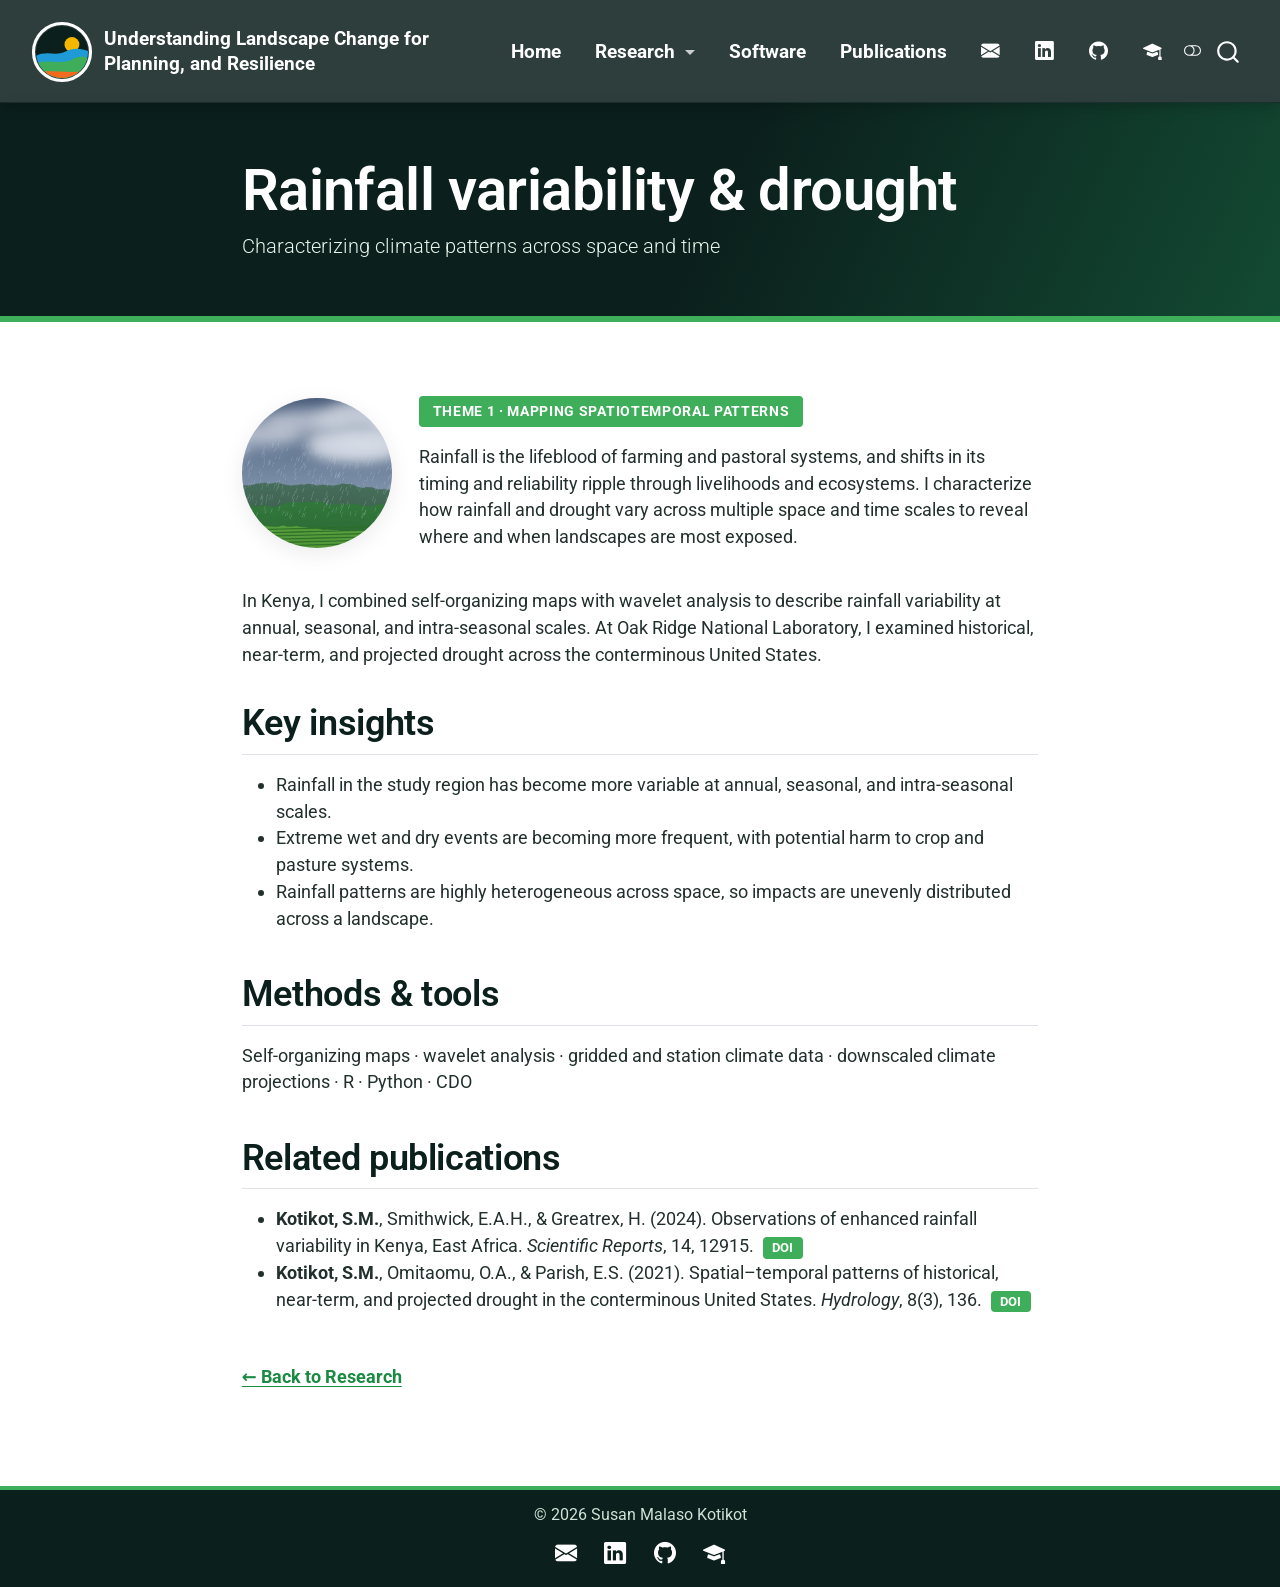
<file: docs/research/rainfall.html>
<!DOCTYPE html>
<html xmlns="http://www.w3.org/1999/xhtml" lang="en" xml:lang="en"><head>

<meta charset="utf-8">
<meta name="generator" content="quarto-1.10.18">

<meta name="viewport" content="width=device-width, initial-scale=1.0, user-scalable=yes">


<title>Rainfall variability &amp; drought – Susan M. Kotikot</title>
<style>
/* Default styles provided by pandoc.
** See https://pandoc.org/MANUAL.html#variables-for-html for config info.
*/
span.smallcaps{font-variant: small-caps;}
div.columns{display: flex; gap: 1.5em;}
div.column{flex: auto;}
@media screen {
div.columns{gap: min(4vw, 1.5em);}
div.column{overflow-x: auto;}
}
div.hanging-indent{margin-left: 1.5em; text-indent: -1.5em;}
ul.task-list{list-style: none;}
ul.task-list li input[type="checkbox"] {
  width: 0.8em;
  margin: 0 0.8em 0.2em -1em; /* quarto-specific, see https://github.com/quarto-dev/quarto-cli/issues/4556 */ 
  vertical-align: middle;
}
</style>


<script src="../site_libs/quarto-nav/quarto-nav.js"></script>
<script src="../site_libs/quarto-nav/headroom.min.js"></script>
<script src="../site_libs/clipboard/clipboard.min.js"></script>
<script src="../site_libs/quarto-search/autocomplete.umd.js"></script>
<script src="../site_libs/quarto-search/fuse.min.js"></script>
<script src="../site_libs/quarto-search/quarto-search.js"></script>
<meta name="quarto:offset" content="../">
<link href="../images/favicon.svg" rel="icon" type="image/svg+xml">
<script src="../site_libs/quarto-html/quarto.js" type="module"></script>
<script src="../site_libs/quarto-html/tabsets/tabsets.js" type="module"></script>
<script src="../site_libs/quarto-html/popper.min.js"></script>
<script src="../site_libs/quarto-html/tippy.umd.min.js"></script>
<script src="../site_libs/quarto-html/anchor.min.js"></script>
<link href="../site_libs/quarto-html/tippy.css" rel="stylesheet">
<link href="../site_libs/quarto-html/quarto-syntax-highlighting-64a204ab8560d761af7679ceaba22944.css" rel="stylesheet" class="quarto-color-scheme" id="quarto-text-highlighting-styles">
<link href="../site_libs/quarto-html/quarto-syntax-highlighting-dark-b85bc7c33db8c58e0ec93c3465666fed.css" rel="stylesheet" class="quarto-color-scheme quarto-color-alternate" id="quarto-text-highlighting-styles">
<link href="../site_libs/quarto-html/quarto-syntax-highlighting-64a204ab8560d761af7679ceaba22944.css" rel="stylesheet" class="quarto-color-scheme-extra" id="quarto-text-highlighting-styles">
<script src="../site_libs/bootstrap/bootstrap.min.js"></script>
<link href="../site_libs/bootstrap/bootstrap-icons.css" rel="stylesheet">
<link href="../site_libs/bootstrap/bootstrap-555fff109348d2eba875f14f81e5dd2b.min.css" rel="stylesheet" append-hash="true" class="quarto-color-scheme" id="quarto-bootstrap" data-mode="light">
<link href="../site_libs/bootstrap/bootstrap-dark-d1395a1a0c7d1c39ba06f01dce3caa5e.min.css" rel="stylesheet" append-hash="true" class="quarto-color-scheme quarto-color-alternate" id="quarto-bootstrap" data-mode="dark">
<link href="../site_libs/bootstrap/bootstrap-555fff109348d2eba875f14f81e5dd2b.min.css" rel="stylesheet" append-hash="true" class="quarto-color-scheme-extra" id="quarto-bootstrap" data-mode="light">
<script id="quarto-search-options" type="application/json">{
  "location": "navbar",
  "copy-button": false,
  "collapse-after": 3,
  "panel-placement": "end",
  "type": "overlay",
  "limit": 50,
  "keyboard-shortcut": [
    "f",
    "/",
    "s"
  ],
  "show-item-context": false,
  "language": {
    "search-no-results-text": "No results",
    "search-matching-documents-text": "matching documents",
    "search-copy-link-title": "Copy link to search",
    "search-hide-matches-text": "Hide additional matches",
    "search-more-match-text": "more match in this document",
    "search-more-matches-text": "more matches in this document",
    "search-clear-button-title": "Clear",
    "search-text-placeholder": "",
    "search-detached-cancel-button-title": "Cancel",
    "search-submit-button-title": "Submit",
    "search-label": "Search"
  }
}</script>
<style>html{ scroll-behavior: smooth; }</style>


</head>

<body class="nav-fixed fullcontent quarto-light"><script id="quarto-html-before-body" type="application/javascript">
    const toggleBodyColorMode = (bsSheetEl) => {
      const mode = bsSheetEl.getAttribute("data-mode");
      const bodyEl = window.document.querySelector("body");
      if (mode === "dark") {
        bodyEl.classList.add("quarto-dark");
        bodyEl.classList.remove("quarto-light");
      } else {
        bodyEl.classList.add("quarto-light");
        bodyEl.classList.remove("quarto-dark");
      }
    }
    const toggleBodyColorPrimary = () => {
      const bsSheetEl = window.document.querySelector("link#quarto-bootstrap:not([rel=disabled-stylesheet])");
      if (bsSheetEl) {
        toggleBodyColorMode(bsSheetEl);
      }
    }
    const setColorSchemeToggle = (alternate) => {
      const toggles = window.document.querySelectorAll('.quarto-color-scheme-toggle');
      for (let i=0; i < toggles.length; i++) {
        const toggle = toggles[i];
        if (toggle) {
          if (alternate) {
            toggle.classList.add("alternate");
          } else {
            toggle.classList.remove("alternate");
          }
        }
      }
    };
    const toggleColorMode = (alternate) => {
      // Switch the stylesheets
      const primaryStylesheets = window.document.querySelectorAll('link.quarto-color-scheme:not(.quarto-color-alternate)');
      const alternateStylesheets = window.document.querySelectorAll('link.quarto-color-scheme.quarto-color-alternate');
      manageTransitions('#quarto-margin-sidebar .nav-link', false);
      if (alternate) {
        // note: dark is layered on light, we don't disable primary!
        enableStylesheet(alternateStylesheets);
        for (const sheetNode of alternateStylesheets) {
          if (sheetNode.id === "quarto-bootstrap") {
            toggleBodyColorMode(sheetNode);
          }
        }
      } else {
        disableStylesheet(alternateStylesheets);
        enableStylesheet(primaryStylesheets)
        toggleBodyColorPrimary();
      }
      manageTransitions('#quarto-margin-sidebar .nav-link', true);
      // Switch the toggles
      setColorSchemeToggle(alternate)
      // Hack to workaround the fact that safari doesn't
      // properly recolor the scrollbar when toggling (#1455)
      if (navigator.userAgent.indexOf('Safari') > 0 && navigator.userAgent.indexOf('Chrome') == -1) {
        manageTransitions("body", false);
        window.scrollTo(0, 1);
        setTimeout(() => {
          window.scrollTo(0, 0);
          manageTransitions("body", true);
        }, 40);
      }
    }
    const disableStylesheet = (stylesheets) => {
      for (let i=0; i < stylesheets.length; i++) {
        const stylesheet = stylesheets[i];
        stylesheet.rel = 'disabled-stylesheet';
      }
    }
    const enableStylesheet = (stylesheets) => {
      for (let i=0; i < stylesheets.length; i++) {
        const stylesheet = stylesheets[i];
        if(stylesheet.rel !== 'stylesheet') { // for Chrome, which will still FOUC without this check
          stylesheet.rel = 'stylesheet';
        }
      }
    }
    const manageTransitions = (selector, allowTransitions) => {
      const els = window.document.querySelectorAll(selector);
      for (let i=0; i < els.length; i++) {
        const el = els[i];
        if (allowTransitions) {
          el.classList.remove('notransition');
        } else {
          el.classList.add('notransition');
        }
      }
    }
    const isFileUrl = () => {
      return window.location.protocol === 'file:';
    }
    const hasAlternateSentinel = () => {
      let styleSentinel = getColorSchemeSentinel();
      if (styleSentinel !== null) {
        return styleSentinel === "alternate";
      } else {
        return false;
      }
    }
    const setStyleSentinel = (alternate) => {
      const value = alternate ? "alternate" : "default";
      if (!isFileUrl()) {
        window.localStorage.setItem("quarto-color-scheme", value);
      } else {
        localAlternateSentinel = value;
      }
    }
    const getColorSchemeSentinel = () => {
      if (!isFileUrl()) {
        const storageValue = window.localStorage.getItem("quarto-color-scheme");
        return storageValue != null ? storageValue : localAlternateSentinel;
      } else {
        return localAlternateSentinel;
      }
    }
    const toggleGiscusIfUsed = (isAlternate, darkModeDefault) => {
      const baseTheme = document.querySelector('#giscus-base-theme')?.value ?? 'light';
      const alternateTheme = document.querySelector('#giscus-alt-theme')?.value ?? 'dark';
      let newTheme = '';
      if(authorPrefersDark) {
        newTheme = isAlternate ? baseTheme : alternateTheme;
      } else {
        newTheme = isAlternate ? alternateTheme : baseTheme;
      }
      const changeGiscusTheme = () => {
        // From: https://github.com/giscus/giscus/issues/336
        const sendMessage = (message) => {
          const iframe = document.querySelector('iframe.giscus-frame');
          if (!iframe) return;
          iframe.contentWindow.postMessage({ giscus: message }, 'https://giscus.app');
        }
        sendMessage({
          setConfig: {
            theme: newTheme
          }
        });
      }
      const isGiscussLoaded = window.document.querySelector('iframe.giscus-frame') !== null;
      if (isGiscussLoaded) {
        changeGiscusTheme();
      }
    };
    const authorPrefersDark = false;
    const queryPrefersDark = window.matchMedia('(prefers-color-scheme: dark)');
    const darkModeDefault = queryPrefersDark.matches;
      document.querySelector('link#quarto-text-highlighting-styles.quarto-color-scheme-extra').rel = 'disabled-stylesheet';
      document.querySelector('link#quarto-bootstrap.quarto-color-scheme-extra').rel = 'disabled-stylesheet';
    let localAlternateSentinel = darkModeDefault ? 'alternate' : 'default';
    // Dark / light mode switch
    window.quartoToggleColorScheme = () => {
      // Read the current dark / light value
      let toAlternate = !hasAlternateSentinel();
      toggleColorMode(toAlternate);
      setStyleSentinel(toAlternate);
      toggleGiscusIfUsed(toAlternate, darkModeDefault);
      window.dispatchEvent(new Event('resize'));
    };
    queryPrefersDark.addEventListener("change", e => {
      if(window.localStorage.getItem("quarto-color-scheme") !== null)
        return;
      const alternate = e.matches
      toggleColorMode(alternate);
      localAlternateSentinel = e.matches ? 'alternate' : 'default'; // this is used alongside local storage!
      toggleGiscusIfUsed(alternate, darkModeDefault);
    });
    // Switch to dark mode if need be
    if (hasAlternateSentinel()) {
      toggleColorMode(true);
    } else {
      toggleColorMode(false);
    }
  </script>

<div id="quarto-search-results"></div>
  <header id="quarto-header" class="headroom fixed-top quarto-banner">
    <nav class="navbar navbar-expand-lg " data-bs-theme="dark">
      <div class="navbar-container container-fluid">
      <div class="navbar-brand-container mx-auto">
    <a href="../index.html" class="navbar-brand navbar-brand-logo">
    <img src="../images/logo.svg" alt="Susan M. Kotikot logo" class="navbar-logo light-content">
    <img src="../images/logo.svg" alt="Susan M. Kotikot logo" class="navbar-logo dark-content">
    </a>
    <a class="navbar-brand" href="../index.html">
    <span class="navbar-title">Understanding Landscape Change for Planning, and Resilience</span>
    </a>
  </div>
            <div id="quarto-search" class="" title="Search"></div>
          <button class="navbar-toggler" type="button" data-bs-toggle="collapse" data-bs-target="#navbarCollapse" aria-controls="navbarCollapse" role="menu" aria-expanded="false" aria-label="Toggle navigation" onclick="if (window.quartoToggleHeadroom) { window.quartoToggleHeadroom(); }">
  <span class="navbar-toggler-icon"></span>
</button>
          <div class="collapse navbar-collapse" id="navbarCollapse">
            <ul class="navbar-nav navbar-nav-scroll me-auto">
  <li class="nav-item">
    <a class="nav-link" href="../index.html"> 
<span class="menu-text">Home</span></a>
  </li>  
  <li class="nav-item dropdown ">
    <a class="nav-link dropdown-toggle" href="#" id="nav-menu-research" role="link" data-bs-toggle="dropdown" aria-expanded="false">
 <span class="menu-text">Research</span>
    </a>
    <ul class="dropdown-menu" aria-labelledby="nav-menu-research">    
        <li>
    <a class="dropdown-item" href="../research.html">
 <span class="dropdown-text">All research themes</span></a>
  </li>  
        <li><hr class="dropdown-divider"></li>
        <li>
    <a class="dropdown-item" href="../research.html#mapping-spatiotemporal-patterns-of-dynamic-landscapes">
 <span class="dropdown-text">Mapping dynamic landscapes</span></a>
  </li>  
        <li>
    <a class="dropdown-item" href="../research.html#modeling-integrated-landscapes-for-social-ecological-resilience">
 <span class="dropdown-text">Modeling integrated landscapes</span></a>
  </li>  
        <li>
    <a class="dropdown-item" href="../research.html#transdisciplinary-research-for-landscape-management">
 <span class="dropdown-text">Research for landscape management</span></a>
  </li>  
    </ul>
  </li>
  <li class="nav-item">
    <a class="nav-link" href="../software.html"> 
<span class="menu-text">Software</span></a>
  </li>  
  <li class="nav-item">
    <a class="nav-link" href="../publications.html"> 
<span class="menu-text">Publications</span></a>
  </li>  
</ul>
            <ul class="navbar-nav navbar-nav-scroll ms-auto">
  <li class="nav-item compact">
    <a class="nav-link" href="mailto:susan.kotikot@uconn.edu"> <i class="bi bi-envelope-fill" role="img" aria-label="Email">
</i> 
<span class="menu-text"></span></a>
  </li>  
  <li class="nav-item compact">
    <a class="nav-link" href="https://www.linkedin.com/in/susankotikot"> <i class="bi bi-linkedin" role="img" aria-label="LinkedIn">
</i> 
<span class="menu-text"></span></a>
  </li>  
  <li class="nav-item compact">
    <a class="nav-link" href="https://github.com/skotikot"> <i class="bi bi-github" role="img" aria-label="GitHub">
</i> 
<span class="menu-text"></span></a>
  </li>  
  <li class="nav-item compact">
    <a class="nav-link" href="https://scholar.google.com/citations?user=GiHpEEsAAAAJ&amp;hl=en"> <i class="bi bi-mortarboard-fill" role="img" aria-label="Google Scholar">
</i> 
<span class="menu-text"></span></a>
  </li>  
</ul>
          </div> <!-- /navcollapse -->
            <div class="quarto-navbar-tools">
  <a href="" class="quarto-color-scheme-toggle quarto-navigation-tool  px-1" onclick="window.quartoToggleColorScheme(); return false;" title="Toggle dark mode"><i class="bi"></i></a>
</div>
      </div> <!-- /container-fluid -->
    </nav>
</header>
<!-- content -->
<header id="title-block-header" class="quarto-title-block default page-columns page-full">
  <div class="quarto-title-banner page-columns page-full">
    <div class="quarto-title column-body">
      <h1 class="title">Rainfall variability &amp; drought</h1>
            <p class="subtitle lead">Characterizing climate patterns across space and time</p>
                      </div>
  </div>
    
  
  <div class="quarto-title-meta">

      
    
      
    </div>
    
  
  </header><div id="quarto-content" class="quarto-container page-columns page-rows-contents page-layout-article page-navbar">
<!-- sidebar -->
<!-- margin-sidebar -->
    
<!-- main -->
<main class="content quarto-banner-title-block" id="quarto-document-content">






<div class="topic-banner">
<p><img src="../images/placeholders/card-highlands.jpg" alt="Rainfall variability &amp; drought"></p>
<div>
<p><span class="theme-tag tag-1">Theme 1 · Mapping spatiotemporal patterns</span></p>
<p>Rainfall is the lifeblood of farming and pastoral systems, and shifts in its timing and reliability ripple through livelihoods and ecosystems. I characterize how rainfall and drought vary across multiple space and time scales to reveal where and when landscapes are most exposed.</p>
</div>
</div>
<p>In Kenya, I combined self-organizing maps with wavelet analysis to describe rainfall variability at annual, seasonal, and intra-seasonal scales. At Oak Ridge National Laboratory, I examined historical, near-term, and projected drought across the conterminous United States.</p>
<section id="key-insights" class="level2">
<h2 class="anchored" data-anchor-id="key-insights">Key insights</h2>
<ul>
<li>Rainfall in the study region has become more variable at annual, seasonal, and intra-seasonal scales.</li>
<li>Extreme wet and dry events are becoming more frequent, with potential harm to crop and pasture systems.</li>
<li>Rainfall patterns are highly heterogeneous across space, so impacts are unevenly distributed across a landscape.</li>
</ul>
</section>
<section id="methods-tools" class="level2">
<h2 class="anchored" data-anchor-id="methods-tools">Methods &amp; tools</h2>
<p>Self-organizing maps · wavelet analysis · gridded and station climate data · downscaled climate projections · R · Python · CDO</p>
</section>
<section id="related-publications" class="level2">
<h2 class="anchored" data-anchor-id="related-publications">Related publications</h2>
<ul>
<li><strong>Kotikot, S.M.</strong>, Smithwick, E.A.H., &amp; Greatrex, H. (2024). Observations of enhanced rainfall variability in Kenya, East Africa. <em>Scientific Reports</em>, 14, 12915. <a href="https://doi.org/10.1038/s41598-024-63786-2" class="badge-doi">DOI</a></li>
<li><strong>Kotikot, S.M.</strong>, Omitaomu, O.A., &amp; Parish, E.S. (2021). Spatial–temporal patterns of historical, near-term, and projected drought in the conterminous United States. <em>Hydrology</em>, 8(3), 136. <a href="https://doi.org/10.3390/hydrology8030136" class="badge-doi">DOI</a></li>
</ul>
<p><a href="../research.html" class="back-link">← Back to Research</a></p>


</section>

</main> <!-- /main -->
<script id="quarto-html-after-body" type="application/javascript">
  window.document.addEventListener("DOMContentLoaded", function (event) {
    // Ensure there is a toggle, if there isn't float one in the top right
    if (window.document.querySelector('.quarto-color-scheme-toggle') === null) {
      const a = window.document.createElement('a');
      a.classList.add('top-right');
      a.classList.add('quarto-color-scheme-toggle');
      a.href = "";
      a.onclick = function() { try { window.quartoToggleColorScheme(); } catch {} return false; };
      const i = window.document.createElement("i");
      i.classList.add('bi');
      a.appendChild(i);
      window.document.body.appendChild(a);
    }
    setColorSchemeToggle(hasAlternateSentinel())
    const icon = "";
    const anchorJS = new window.AnchorJS();
    anchorJS.options = {
      placement: 'right',
      icon: icon
    };
    anchorJS.add('.anchored');
    const isCodeAnnotation = (el) => {
      for (const clz of el.classList) {
        if (clz.startsWith('code-annotation-')) {                     
          return true;
        }
      }
      return false;
    }
    const onCopySuccess = function(e) {
      // button target
      const button = e.trigger;
      // don't keep focus
      button.blur();
      // flash "checked"
      button.classList.add('code-copy-button-checked');
      var currentTitle = button.getAttribute("title");
      button.setAttribute("title", "Copied!");
      let tooltip;
      if (window.bootstrap) {
        button.setAttribute("data-bs-toggle", "tooltip");
        button.setAttribute("data-bs-placement", "left");
        button.setAttribute("data-bs-title", "Copied!");
        tooltip = new bootstrap.Tooltip(button, 
          { trigger: "manual", 
            customClass: "code-copy-button-tooltip",
            offset: [0, -8]});
        tooltip.show();    
      }
      setTimeout(function() {
        if (tooltip) {
          tooltip.hide();
          button.removeAttribute("data-bs-title");
          button.removeAttribute("data-bs-toggle");
          button.removeAttribute("data-bs-placement");
        }
        button.setAttribute("title", currentTitle);
        button.classList.remove('code-copy-button-checked');
      }, 1000);
      // clear code selection
      e.clearSelection();
    }
    const getTextToCopy = function(trigger) {
      const outerScaffold = trigger.parentElement.cloneNode(true);
      const codeEl = outerScaffold.querySelector('code');
      for (const childEl of codeEl.children) {
        if (isCodeAnnotation(childEl)) {
          childEl.remove();
        }
      }
      return codeEl.innerText;
    }
    const clipboard = new window.ClipboardJS('.code-copy-button:not([data-in-quarto-modal])', {
      text: getTextToCopy
    });
    clipboard.on('success', onCopySuccess);
    if (window.document.getElementById('quarto-embedded-source-code-modal')) {
      const clipboardModal = new window.ClipboardJS('.code-copy-button[data-in-quarto-modal]', {
        text: getTextToCopy,
        container: window.document.getElementById('quarto-embedded-source-code-modal')
      });
      clipboardModal.on('success', onCopySuccess);
    }
      var localhostRegex = new RegExp(/^(?:http|https):\/\/localhost\:?[0-9]*\//);
      var mailtoRegex = new RegExp(/^mailto:/);
        var filterRegex = new RegExp('/' + window.location.host + '/');
      var isInternal = (href) => {
          return filterRegex.test(href) || localhostRegex.test(href) || mailtoRegex.test(href);
      }
      // Inspect non-navigation links and adorn them if external
     var links = window.document.querySelectorAll('a[href]:not(.nav-link):not(.navbar-brand):not(.toc-action):not(.sidebar-link):not(.sidebar-item-toggle):not(.pagination-link):not(.no-external):not([aria-hidden]):not(.dropdown-item):not(.quarto-navigation-tool):not(.about-link)');
      for (var i=0; i<links.length; i++) {
        const link = links[i];
        if (!isInternal(link.href)) {
          // undo the damage that might have been done by quarto-nav.js in the case of
          // links that we want to consider external
          if (link.dataset.originalHref !== undefined) {
            link.href = link.dataset.originalHref;
          }
            // target, if specified
            link.setAttribute("target", "_blank");
            if (link.getAttribute("rel") === null) {
              link.setAttribute("rel", "noopener");
            }
        }
      }
    function tippyHover(el, contentFn, onTriggerFn, onUntriggerFn) {
      const config = {
        allowHTML: true,
        maxWidth: 500,
        delay: 100,
        arrow: false,
        appendTo: function(el) {
            return el.parentElement;
        },
        interactive: true,
        interactiveBorder: 10,
        theme: 'quarto',
        placement: 'bottom-start',
      };
      if (contentFn) {
        config.content = contentFn;
      }
      if (onTriggerFn) {
        config.onTrigger = onTriggerFn;
      }
      if (onUntriggerFn) {
        config.onUntrigger = onUntriggerFn;
      }
      window.tippy(el, config); 
    }
    const noterefs = window.document.querySelectorAll('a[role="doc-noteref"]');
    for (var i=0; i<noterefs.length; i++) {
      const ref = noterefs[i];
      tippyHover(ref, function() {
        // use id or data attribute instead here
        let href = ref.getAttribute('data-footnote-href') || ref.getAttribute('href');
        try { href = new URL(href).hash; } catch {}
        const id = href.replace(/^#\/?/, "");
        const note = window.document.getElementById(id);
        if (note) {
          return note.innerHTML;
        } else {
          return "";
        }
      });
    }
    const xrefs = window.document.querySelectorAll('a.quarto-xref');
    const processXRef = (id, note) => {
      // Strip column container classes
      const stripColumnClz = (el) => {
        el.classList.remove("page-full", "page-columns");
        if (el.children) {
          for (const child of el.children) {
            stripColumnClz(child);
          }
        }
      }
      stripColumnClz(note)
      if (id === null || id.startsWith('sec-')) {
        // Special case sections, only their first couple elements
        const container = document.createElement("div");
        if (note.children && note.children.length > 2) {
          container.appendChild(note.children[0].cloneNode(true));
          for (let i = 1; i < note.children.length; i++) {
            const child = note.children[i];
            if (child.tagName === "P" && child.innerText === "") {
              continue;
            } else {
              container.appendChild(child.cloneNode(true));
              break;
            }
          }
          if (window.Quarto?.typesetMath) {
            window.Quarto.typesetMath(container);
          }
          return container.innerHTML
        } else {
          if (window.Quarto?.typesetMath) {
            window.Quarto.typesetMath(note);
          }
          return note.innerHTML;
        }
      } else {
        // Remove any anchor links if they are present
        const anchorLink = note.querySelector('a.anchorjs-link');
        if (anchorLink) {
          anchorLink.remove();
        }
        if (window.Quarto?.typesetMath) {
          window.Quarto.typesetMath(note);
        }
        if (note.classList.contains("callout")) {
          return note.outerHTML;
        } else {
          return note.innerHTML;
        }
      }
    }
    for (var i=0; i<xrefs.length; i++) {
      const xref = xrefs[i];
      tippyHover(xref, undefined, function(instance) {
        instance.disable();
        let url = xref.getAttribute('href');
        let hash = undefined; 
        if (url.startsWith('#')) {
          hash = url;
        } else {
          try { hash = new URL(url).hash; } catch {}
        }
        if (hash) {
          const id = hash.replace(/^#\/?/, "");
          const note = window.document.getElementById(id);
          if (note !== null) {
            try {
              const html = processXRef(id, note.cloneNode(true));
              instance.setContent(html);
            } finally {
              instance.enable();
              instance.show();
            }
          } else {
            // See if we can fetch this
            fetch(url.split('#')[0])
            .then(res => res.text())
            .then(html => {
              const parser = new DOMParser();
              const htmlDoc = parser.parseFromString(html, "text/html");
              const note = htmlDoc.getElementById(id);
              if (note !== null) {
                const html = processXRef(id, note);
                instance.setContent(html);
              } 
            }).finally(() => {
              instance.enable();
              instance.show();
            });
          }
        } else {
          // See if we can fetch a full url (with no hash to target)
          // This is a special case and we should probably do some content thinning / targeting
          fetch(url)
          .then(res => res.text())
          .then(html => {
            const parser = new DOMParser();
            const htmlDoc = parser.parseFromString(html, "text/html");
            const note = htmlDoc.querySelector('main.content');
            if (note !== null) {
              // This should only happen for chapter cross references
              // (since there is no id in the URL)
              // remove the first header
              if (note.children.length > 0 && note.children[0].tagName === "HEADER") {
                note.children[0].remove();
              }
              const html = processXRef(null, note);
              instance.setContent(html);
            } 
          }).finally(() => {
            instance.enable();
            instance.show();
          });
        }
      }, function(instance) {
      });
    }
        let selectedAnnoteEl;
        const selectorForAnnotation = ( cell, annotation) => {
          let cellAttr = 'data-code-cell="' + cell + '"';
          let lineAttr = 'data-code-annotation="' +  annotation + '"';
          const selector = 'span[' + cellAttr + '][' + lineAttr + ']';
          return selector;
        }
        const selectCodeLines = (annoteEl) => {
          const doc = window.document;
          const targetCell = annoteEl.getAttribute("data-target-cell");
          const targetAnnotation = annoteEl.getAttribute("data-target-annotation");
          const annoteSpan = window.document.querySelector(selectorForAnnotation(targetCell, targetAnnotation));
          const lines = annoteSpan.getAttribute("data-code-lines").split(",");
          const lineIds = lines.map((line) => {
            return targetCell + "-" + line;
          })
          let top = null;
          let height = null;
          let parent = null;
          if (lineIds.length > 0) {
              //compute the position of the single el (top and bottom and make a div)
              const el = window.document.getElementById(lineIds[0]);
              top = el.offsetTop;
              height = el.offsetHeight;
              parent = el.parentElement.parentElement;
            if (lineIds.length > 1) {
              const lastEl = window.document.getElementById(lineIds[lineIds.length - 1]);
              const bottom = lastEl.offsetTop + lastEl.offsetHeight;
              height = bottom - top;
            }
            if (top !== null && height !== null && parent !== null) {
              // cook up a div (if necessary) and position it 
              let div = window.document.getElementById("code-annotation-line-highlight");
              if (div === null) {
                div = window.document.createElement("div");
                div.setAttribute("id", "code-annotation-line-highlight");
                div.style.position = 'absolute';
                parent.appendChild(div);
              }
              div.style.top = top - 2 + "px";
              div.style.height = height + 4 + "px";
              div.style.left = 0;
              let gutterDiv = window.document.getElementById("code-annotation-line-highlight-gutter");
              if (gutterDiv === null) {
                gutterDiv = window.document.createElement("div");
                gutterDiv.setAttribute("id", "code-annotation-line-highlight-gutter");
                gutterDiv.style.position = 'absolute';
                const codeCell = window.document.getElementById(targetCell);
                const gutter = codeCell.querySelector('.code-annotation-gutter');
                gutter.appendChild(gutterDiv);
              }
              gutterDiv.style.top = top - 2 + "px";
              gutterDiv.style.height = height + 4 + "px";
            }
            selectedAnnoteEl = annoteEl;
          }
        };
        const unselectCodeLines = () => {
          const elementsIds = ["code-annotation-line-highlight", "code-annotation-line-highlight-gutter"];
          elementsIds.forEach((elId) => {
            const div = window.document.getElementById(elId);
            if (div) {
              div.remove();
            }
          });
          selectedAnnoteEl = undefined;
        };
          // Handle positioning of the toggle
      window.addEventListener(
        "resize",
        throttle(() => {
          elRect = undefined;
          if (selectedAnnoteEl) {
            selectCodeLines(selectedAnnoteEl);
          }
        }, 10)
      );
      function throttle(fn, ms) {
      let throttle = false;
      let timer;
        return (...args) => {
          if(!throttle) { // first call gets through
              fn.apply(this, args);
              throttle = true;
          } else { // all the others get throttled
              if(timer) clearTimeout(timer); // cancel #2
              timer = setTimeout(() => {
                fn.apply(this, args);
                timer = throttle = false;
              }, ms);
          }
        };
      }
        // Attach click handler to the DT
        const annoteDls = window.document.querySelectorAll('dt[data-target-cell]');
        for (const annoteDlNode of annoteDls) {
          annoteDlNode.addEventListener('click', (event) => {
            const clickedEl = event.target;
            if (clickedEl !== selectedAnnoteEl) {
              unselectCodeLines();
              const activeEl = window.document.querySelector('dt[data-target-cell].code-annotation-active');
              if (activeEl) {
                activeEl.classList.remove('code-annotation-active');
              }
              selectCodeLines(clickedEl);
              clickedEl.classList.add('code-annotation-active');
            } else {
              // Unselect the line
              unselectCodeLines();
              clickedEl.classList.remove('code-annotation-active');
            }
          });
        }
    const findCites = (el) => {
      const parentEl = el.parentElement;
      if (parentEl) {
        const cites = parentEl.dataset.cites;
        if (cites) {
          return {
            el,
            cites: cites.split(' ')
          };
        } else {
          return findCites(el.parentElement)
        }
      } else {
        return undefined;
      }
    };
    var bibliorefs = window.document.querySelectorAll('a[role="doc-biblioref"]');
    for (var i=0; i<bibliorefs.length; i++) {
      const ref = bibliorefs[i];
      const citeInfo = findCites(ref);
      if (citeInfo) {
        tippyHover(citeInfo.el, function() {
          var popup = window.document.createElement('div');
          citeInfo.cites.forEach(function(cite) {
            var citeDiv = window.document.createElement('div');
            citeDiv.classList.add('hanging-indent');
            citeDiv.classList.add('csl-entry');
            var biblioDiv = window.document.getElementById('ref-' + cite);
            if (biblioDiv) {
              citeDiv.innerHTML = biblioDiv.innerHTML;
            }
            popup.appendChild(citeDiv);
          });
          return popup.innerHTML;
        });
      }
    }
  });
  </script>
</div> <!-- /content -->
<footer class="footer">
  <div class="nav-footer">
    <div class="nav-footer-left">
      &nbsp;
    </div>   
    <div class="nav-footer-center">
      <ul class="footer-items list-unstyled">
    <li class="nav-item">
 © 2026 Susan Malaso Kotikot
  </li>  
    <li class="nav-item compact">
    <a class="nav-link" href="mailto:susan.kotikot@uconn.edu">
      <i class="bi bi-envelope-fill" role="img" aria-label="Email">
</i> 
    </a>
  </li>  
    <li class="nav-item compact">
    <a class="nav-link" href="https://www.linkedin.com/in/susankotikot">
      <i class="bi bi-linkedin" role="img" aria-label="LinkedIn">
</i> 
    </a>
  </li>  
    <li class="nav-item compact">
    <a class="nav-link" href="https://github.com/skotikot">
      <i class="bi bi-github" role="img" aria-label="GitHub">
</i> 
    </a>
  </li>  
    <li class="nav-item compact">
    <a class="nav-link" href="https://scholar.google.com/citations?user=GiHpEEsAAAAJ&amp;hl=en">
      <i class="bi bi-mortarboard-fill" role="img" aria-label="Google Scholar">
</i> 
    </a>
  </li>  
</ul>
    </div>
    <div class="nav-footer-right">
      &nbsp;
    </div>
  </div>
</footer>




<script src="../site_libs/quarto-html/zenscroll-min.js"></script>
</body></html>
</file>
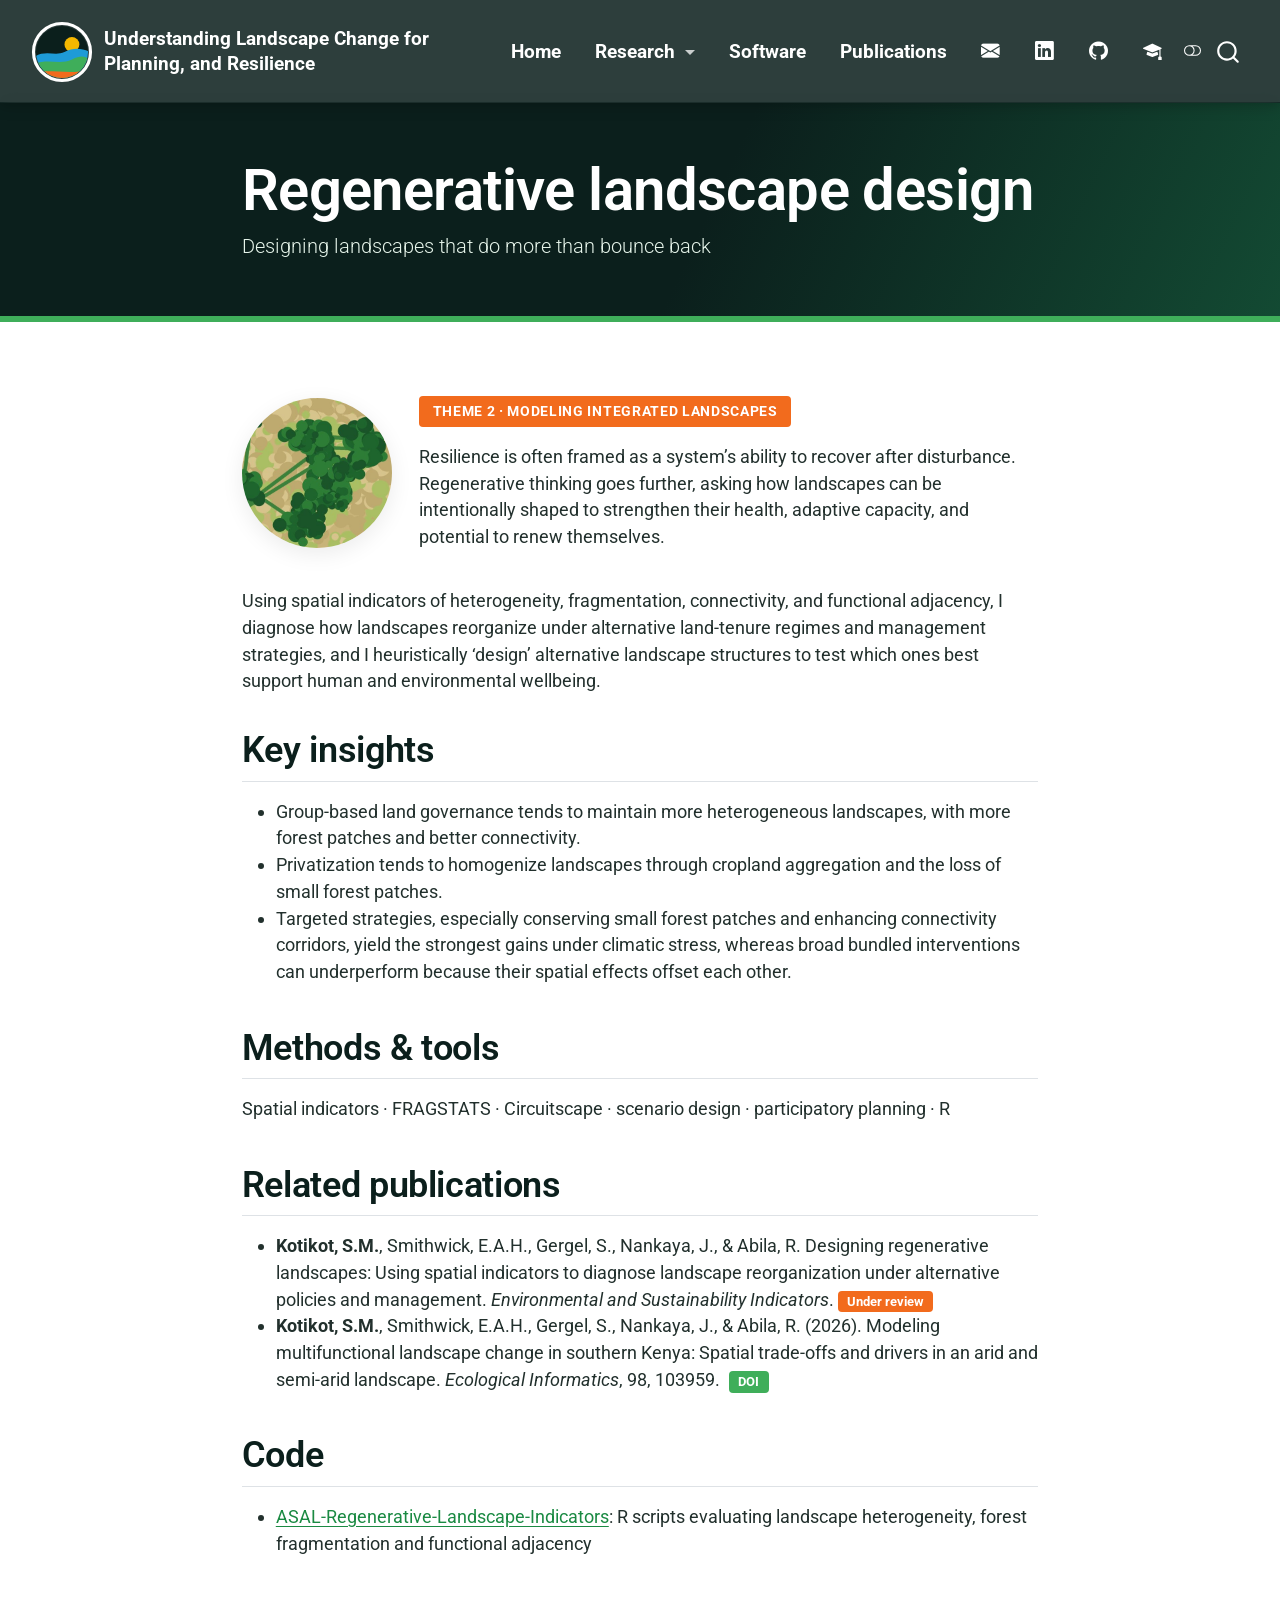
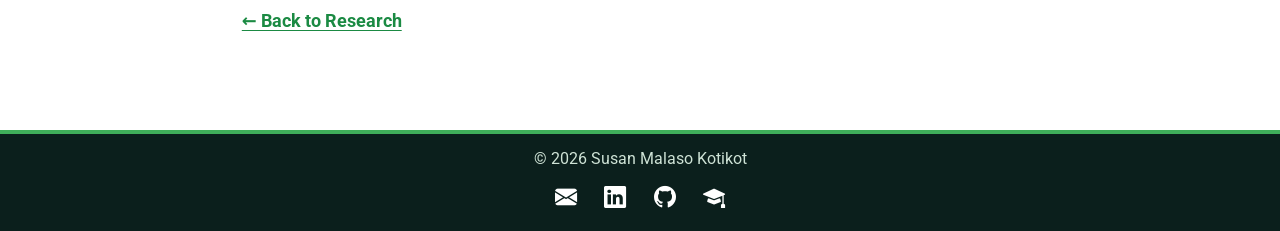
<file: docs/research/regenerative.html>
<!DOCTYPE html>
<html xmlns="http://www.w3.org/1999/xhtml" lang="en" xml:lang="en"><head>

<meta charset="utf-8">
<meta name="generator" content="quarto-1.10.18">

<meta name="viewport" content="width=device-width, initial-scale=1.0, user-scalable=yes">


<title>Regenerative landscape design – Susan M. Kotikot</title>
<style>
/* Default styles provided by pandoc.
** See https://pandoc.org/MANUAL.html#variables-for-html for config info.
*/
span.smallcaps{font-variant: small-caps;}
div.columns{display: flex; gap: 1.5em;}
div.column{flex: auto;}
@media screen {
div.columns{gap: min(4vw, 1.5em);}
div.column{overflow-x: auto;}
}
div.hanging-indent{margin-left: 1.5em; text-indent: -1.5em;}
ul.task-list{list-style: none;}
ul.task-list li input[type="checkbox"] {
  width: 0.8em;
  margin: 0 0.8em 0.2em -1em; /* quarto-specific, see https://github.com/quarto-dev/quarto-cli/issues/4556 */ 
  vertical-align: middle;
}
</style>


<script src="../site_libs/quarto-nav/quarto-nav.js"></script>
<script src="../site_libs/quarto-nav/headroom.min.js"></script>
<script src="../site_libs/clipboard/clipboard.min.js"></script>
<script src="../site_libs/quarto-search/autocomplete.umd.js"></script>
<script src="../site_libs/quarto-search/fuse.min.js"></script>
<script src="../site_libs/quarto-search/quarto-search.js"></script>
<meta name="quarto:offset" content="../">
<link href="../images/favicon.svg" rel="icon" type="image/svg+xml">
<script src="../site_libs/quarto-html/quarto.js" type="module"></script>
<script src="../site_libs/quarto-html/tabsets/tabsets.js" type="module"></script>
<script src="../site_libs/quarto-html/popper.min.js"></script>
<script src="../site_libs/quarto-html/tippy.umd.min.js"></script>
<script src="../site_libs/quarto-html/anchor.min.js"></script>
<link href="../site_libs/quarto-html/tippy.css" rel="stylesheet">
<link href="../site_libs/quarto-html/quarto-syntax-highlighting-64a204ab8560d761af7679ceaba22944.css" rel="stylesheet" class="quarto-color-scheme" id="quarto-text-highlighting-styles">
<link href="../site_libs/quarto-html/quarto-syntax-highlighting-dark-b85bc7c33db8c58e0ec93c3465666fed.css" rel="stylesheet" class="quarto-color-scheme quarto-color-alternate" id="quarto-text-highlighting-styles">
<link href="../site_libs/quarto-html/quarto-syntax-highlighting-64a204ab8560d761af7679ceaba22944.css" rel="stylesheet" class="quarto-color-scheme-extra" id="quarto-text-highlighting-styles">
<script src="../site_libs/bootstrap/bootstrap.min.js"></script>
<link href="../site_libs/bootstrap/bootstrap-icons.css" rel="stylesheet">
<link href="../site_libs/bootstrap/bootstrap-555fff109348d2eba875f14f81e5dd2b.min.css" rel="stylesheet" append-hash="true" class="quarto-color-scheme" id="quarto-bootstrap" data-mode="light">
<link href="../site_libs/bootstrap/bootstrap-dark-d1395a1a0c7d1c39ba06f01dce3caa5e.min.css" rel="stylesheet" append-hash="true" class="quarto-color-scheme quarto-color-alternate" id="quarto-bootstrap" data-mode="dark">
<link href="../site_libs/bootstrap/bootstrap-555fff109348d2eba875f14f81e5dd2b.min.css" rel="stylesheet" append-hash="true" class="quarto-color-scheme-extra" id="quarto-bootstrap" data-mode="light">
<script id="quarto-search-options" type="application/json">{
  "location": "navbar",
  "copy-button": false,
  "collapse-after": 3,
  "panel-placement": "end",
  "type": "overlay",
  "limit": 50,
  "keyboard-shortcut": [
    "f",
    "/",
    "s"
  ],
  "show-item-context": false,
  "language": {
    "search-no-results-text": "No results",
    "search-matching-documents-text": "matching documents",
    "search-copy-link-title": "Copy link to search",
    "search-hide-matches-text": "Hide additional matches",
    "search-more-match-text": "more match in this document",
    "search-more-matches-text": "more matches in this document",
    "search-clear-button-title": "Clear",
    "search-text-placeholder": "",
    "search-detached-cancel-button-title": "Cancel",
    "search-submit-button-title": "Submit",
    "search-label": "Search"
  }
}</script>
<style>html{ scroll-behavior: smooth; }</style>


</head>

<body class="nav-fixed fullcontent quarto-light"><script id="quarto-html-before-body" type="application/javascript">
    const toggleBodyColorMode = (bsSheetEl) => {
      const mode = bsSheetEl.getAttribute("data-mode");
      const bodyEl = window.document.querySelector("body");
      if (mode === "dark") {
        bodyEl.classList.add("quarto-dark");
        bodyEl.classList.remove("quarto-light");
      } else {
        bodyEl.classList.add("quarto-light");
        bodyEl.classList.remove("quarto-dark");
      }
    }
    const toggleBodyColorPrimary = () => {
      const bsSheetEl = window.document.querySelector("link#quarto-bootstrap:not([rel=disabled-stylesheet])");
      if (bsSheetEl) {
        toggleBodyColorMode(bsSheetEl);
      }
    }
    const setColorSchemeToggle = (alternate) => {
      const toggles = window.document.querySelectorAll('.quarto-color-scheme-toggle');
      for (let i=0; i < toggles.length; i++) {
        const toggle = toggles[i];
        if (toggle) {
          if (alternate) {
            toggle.classList.add("alternate");
          } else {
            toggle.classList.remove("alternate");
          }
        }
      }
    };
    const toggleColorMode = (alternate) => {
      // Switch the stylesheets
      const primaryStylesheets = window.document.querySelectorAll('link.quarto-color-scheme:not(.quarto-color-alternate)');
      const alternateStylesheets = window.document.querySelectorAll('link.quarto-color-scheme.quarto-color-alternate');
      manageTransitions('#quarto-margin-sidebar .nav-link', false);
      if (alternate) {
        // note: dark is layered on light, we don't disable primary!
        enableStylesheet(alternateStylesheets);
        for (const sheetNode of alternateStylesheets) {
          if (sheetNode.id === "quarto-bootstrap") {
            toggleBodyColorMode(sheetNode);
          }
        }
      } else {
        disableStylesheet(alternateStylesheets);
        enableStylesheet(primaryStylesheets)
        toggleBodyColorPrimary();
      }
      manageTransitions('#quarto-margin-sidebar .nav-link', true);
      // Switch the toggles
      setColorSchemeToggle(alternate)
      // Hack to workaround the fact that safari doesn't
      // properly recolor the scrollbar when toggling (#1455)
      if (navigator.userAgent.indexOf('Safari') > 0 && navigator.userAgent.indexOf('Chrome') == -1) {
        manageTransitions("body", false);
        window.scrollTo(0, 1);
        setTimeout(() => {
          window.scrollTo(0, 0);
          manageTransitions("body", true);
        }, 40);
      }
    }
    const disableStylesheet = (stylesheets) => {
      for (let i=0; i < stylesheets.length; i++) {
        const stylesheet = stylesheets[i];
        stylesheet.rel = 'disabled-stylesheet';
      }
    }
    const enableStylesheet = (stylesheets) => {
      for (let i=0; i < stylesheets.length; i++) {
        const stylesheet = stylesheets[i];
        if(stylesheet.rel !== 'stylesheet') { // for Chrome, which will still FOUC without this check
          stylesheet.rel = 'stylesheet';
        }
      }
    }
    const manageTransitions = (selector, allowTransitions) => {
      const els = window.document.querySelectorAll(selector);
      for (let i=0; i < els.length; i++) {
        const el = els[i];
        if (allowTransitions) {
          el.classList.remove('notransition');
        } else {
          el.classList.add('notransition');
        }
      }
    }
    const isFileUrl = () => {
      return window.location.protocol === 'file:';
    }
    const hasAlternateSentinel = () => {
      let styleSentinel = getColorSchemeSentinel();
      if (styleSentinel !== null) {
        return styleSentinel === "alternate";
      } else {
        return false;
      }
    }
    const setStyleSentinel = (alternate) => {
      const value = alternate ? "alternate" : "default";
      if (!isFileUrl()) {
        window.localStorage.setItem("quarto-color-scheme", value);
      } else {
        localAlternateSentinel = value;
      }
    }
    const getColorSchemeSentinel = () => {
      if (!isFileUrl()) {
        const storageValue = window.localStorage.getItem("quarto-color-scheme");
        return storageValue != null ? storageValue : localAlternateSentinel;
      } else {
        return localAlternateSentinel;
      }
    }
    const toggleGiscusIfUsed = (isAlternate, darkModeDefault) => {
      const baseTheme = document.querySelector('#giscus-base-theme')?.value ?? 'light';
      const alternateTheme = document.querySelector('#giscus-alt-theme')?.value ?? 'dark';
      let newTheme = '';
      if(authorPrefersDark) {
        newTheme = isAlternate ? baseTheme : alternateTheme;
      } else {
        newTheme = isAlternate ? alternateTheme : baseTheme;
      }
      const changeGiscusTheme = () => {
        // From: https://github.com/giscus/giscus/issues/336
        const sendMessage = (message) => {
          const iframe = document.querySelector('iframe.giscus-frame');
          if (!iframe) return;
          iframe.contentWindow.postMessage({ giscus: message }, 'https://giscus.app');
        }
        sendMessage({
          setConfig: {
            theme: newTheme
          }
        });
      }
      const isGiscussLoaded = window.document.querySelector('iframe.giscus-frame') !== null;
      if (isGiscussLoaded) {
        changeGiscusTheme();
      }
    };
    const authorPrefersDark = false;
    const queryPrefersDark = window.matchMedia('(prefers-color-scheme: dark)');
    const darkModeDefault = queryPrefersDark.matches;
      document.querySelector('link#quarto-text-highlighting-styles.quarto-color-scheme-extra').rel = 'disabled-stylesheet';
      document.querySelector('link#quarto-bootstrap.quarto-color-scheme-extra').rel = 'disabled-stylesheet';
    let localAlternateSentinel = darkModeDefault ? 'alternate' : 'default';
    // Dark / light mode switch
    window.quartoToggleColorScheme = () => {
      // Read the current dark / light value
      let toAlternate = !hasAlternateSentinel();
      toggleColorMode(toAlternate);
      setStyleSentinel(toAlternate);
      toggleGiscusIfUsed(toAlternate, darkModeDefault);
      window.dispatchEvent(new Event('resize'));
    };
    queryPrefersDark.addEventListener("change", e => {
      if(window.localStorage.getItem("quarto-color-scheme") !== null)
        return;
      const alternate = e.matches
      toggleColorMode(alternate);
      localAlternateSentinel = e.matches ? 'alternate' : 'default'; // this is used alongside local storage!
      toggleGiscusIfUsed(alternate, darkModeDefault);
    });
    // Switch to dark mode if need be
    if (hasAlternateSentinel()) {
      toggleColorMode(true);
    } else {
      toggleColorMode(false);
    }
  </script>

<div id="quarto-search-results"></div>
  <header id="quarto-header" class="headroom fixed-top quarto-banner">
    <nav class="navbar navbar-expand-lg " data-bs-theme="dark">
      <div class="navbar-container container-fluid">
      <div class="navbar-brand-container mx-auto">
    <a href="../index.html" class="navbar-brand navbar-brand-logo">
    <img src="../images/logo.svg" alt="Susan M. Kotikot logo" class="navbar-logo light-content">
    <img src="../images/logo.svg" alt="Susan M. Kotikot logo" class="navbar-logo dark-content">
    </a>
    <a class="navbar-brand" href="../index.html">
    <span class="navbar-title">Understanding Landscape Change for Planning, and Resilience</span>
    </a>
  </div>
            <div id="quarto-search" class="" title="Search"></div>
          <button class="navbar-toggler" type="button" data-bs-toggle="collapse" data-bs-target="#navbarCollapse" aria-controls="navbarCollapse" role="menu" aria-expanded="false" aria-label="Toggle navigation" onclick="if (window.quartoToggleHeadroom) { window.quartoToggleHeadroom(); }">
  <span class="navbar-toggler-icon"></span>
</button>
          <div class="collapse navbar-collapse" id="navbarCollapse">
            <ul class="navbar-nav navbar-nav-scroll me-auto">
  <li class="nav-item">
    <a class="nav-link" href="../index.html"> 
<span class="menu-text">Home</span></a>
  </li>  
  <li class="nav-item dropdown ">
    <a class="nav-link dropdown-toggle" href="#" id="nav-menu-research" role="link" data-bs-toggle="dropdown" aria-expanded="false">
 <span class="menu-text">Research</span>
    </a>
    <ul class="dropdown-menu" aria-labelledby="nav-menu-research">    
        <li>
    <a class="dropdown-item" href="../research.html">
 <span class="dropdown-text">All research themes</span></a>
  </li>  
        <li><hr class="dropdown-divider"></li>
        <li>
    <a class="dropdown-item" href="../research.html#mapping-spatiotemporal-patterns-of-dynamic-landscapes">
 <span class="dropdown-text">Mapping dynamic landscapes</span></a>
  </li>  
        <li>
    <a class="dropdown-item" href="../research.html#modeling-integrated-landscapes-for-social-ecological-resilience">
 <span class="dropdown-text">Modeling integrated landscapes</span></a>
  </li>  
        <li>
    <a class="dropdown-item" href="../research.html#transdisciplinary-research-for-landscape-management">
 <span class="dropdown-text">Research for landscape management</span></a>
  </li>  
    </ul>
  </li>
  <li class="nav-item">
    <a class="nav-link" href="../software.html"> 
<span class="menu-text">Software</span></a>
  </li>  
  <li class="nav-item">
    <a class="nav-link" href="../publications.html"> 
<span class="menu-text">Publications</span></a>
  </li>  
</ul>
            <ul class="navbar-nav navbar-nav-scroll ms-auto">
  <li class="nav-item compact">
    <a class="nav-link" href="mailto:susan.kotikot@uconn.edu"> <i class="bi bi-envelope-fill" role="img" aria-label="Email">
</i> 
<span class="menu-text"></span></a>
  </li>  
  <li class="nav-item compact">
    <a class="nav-link" href="https://www.linkedin.com/in/susankotikot"> <i class="bi bi-linkedin" role="img" aria-label="LinkedIn">
</i> 
<span class="menu-text"></span></a>
  </li>  
  <li class="nav-item compact">
    <a class="nav-link" href="https://github.com/skotikot"> <i class="bi bi-github" role="img" aria-label="GitHub">
</i> 
<span class="menu-text"></span></a>
  </li>  
  <li class="nav-item compact">
    <a class="nav-link" href="https://scholar.google.com/citations?user=GiHpEEsAAAAJ&amp;hl=en"> <i class="bi bi-mortarboard-fill" role="img" aria-label="Google Scholar">
</i> 
<span class="menu-text"></span></a>
  </li>  
</ul>
          </div> <!-- /navcollapse -->
            <div class="quarto-navbar-tools">
  <a href="" class="quarto-color-scheme-toggle quarto-navigation-tool  px-1" onclick="window.quartoToggleColorScheme(); return false;" title="Toggle dark mode"><i class="bi"></i></a>
</div>
      </div> <!-- /container-fluid -->
    </nav>
</header>
<!-- content -->
<header id="title-block-header" class="quarto-title-block default page-columns page-full">
  <div class="quarto-title-banner page-columns page-full">
    <div class="quarto-title column-body">
      <h1 class="title">Regenerative landscape design</h1>
            <p class="subtitle lead">Designing landscapes that do more than bounce back</p>
                      </div>
  </div>
    
  
  <div class="quarto-title-meta">

      
    
      
    </div>
    
  
  </header><div id="quarto-content" class="quarto-container page-columns page-rows-contents page-layout-article page-navbar">
<!-- sidebar -->
<!-- margin-sidebar -->
    
<!-- main -->
<main class="content quarto-banner-title-block" id="quarto-document-content">






<div class="topic-banner">
<p><img src="../images/placeholders/card-patches.jpg" alt="Regenerative landscape design"></p>
<div>
<p><span class="theme-tag tag-2">Theme 2 · Modeling integrated landscapes</span></p>
<p>Resilience is often framed as a system’s ability to recover after disturbance. Regenerative thinking goes further, asking how landscapes can be intentionally shaped to strengthen their health, adaptive capacity, and potential to renew themselves.</p>
</div>
</div>
<p>Using spatial indicators of heterogeneity, fragmentation, connectivity, and functional adjacency, I diagnose how landscapes reorganize under alternative land-tenure regimes and management strategies, and I heuristically ‘design’ alternative landscape structures to test which ones best support human and environmental wellbeing.</p>
<section id="key-insights" class="level2">
<h2 class="anchored" data-anchor-id="key-insights">Key insights</h2>
<ul>
<li>Group-based land governance tends to maintain more heterogeneous landscapes, with more forest patches and better connectivity.</li>
<li>Privatization tends to homogenize landscapes through cropland aggregation and the loss of small forest patches.</li>
<li>Targeted strategies, especially conserving small forest patches and enhancing connectivity corridors, yield the strongest gains under climatic stress, whereas broad bundled interventions can underperform because their spatial effects offset each other.</li>
</ul>
</section>
<section id="methods-tools" class="level2">
<h2 class="anchored" data-anchor-id="methods-tools">Methods &amp; tools</h2>
<p>Spatial indicators · FRAGSTATS · Circuitscape · scenario design · participatory planning · R</p>
</section>
<section id="related-publications" class="level2">
<h2 class="anchored" data-anchor-id="related-publications">Related publications</h2>
<ul>
<li><strong>Kotikot, S.M.</strong>, Smithwick, E.A.H., Gergel, S., Nankaya, J., &amp; Abila, R. Designing regenerative landscapes: Using spatial indicators to diagnose landscape reorganization under alternative policies and management. <em>Environmental and Sustainability Indicators</em>. <span class="badge-status">Under review</span></li>
<li><strong>Kotikot, S.M.</strong>, Smithwick, E.A.H., Gergel, S., Nankaya, J., &amp; Abila, R. (2026). Modeling multifunctional landscape change in southern Kenya: Spatial trade-offs and drivers in an arid and semi-arid landscape. <em>Ecological Informatics</em>, 98, 103959. <a href="https://doi.org/10.1016/j.ecoinf.2026.103959" class="badge-doi">DOI</a></li>
</ul>
</section>
<section id="code" class="level2">
<h2 class="anchored" data-anchor-id="code">Code</h2>
<ul>
<li><a href="https://github.com/skotikot/ASAL-Regenerative-Landscape-Indicators">ASAL-Regenerative-Landscape-Indicators</a>: R scripts evaluating landscape heterogeneity, forest fragmentation and functional adjacency</li>
</ul>
<p><a href="../research.html" class="back-link">← Back to Research</a></p>


</section>

</main> <!-- /main -->
<script id="quarto-html-after-body" type="application/javascript">
  window.document.addEventListener("DOMContentLoaded", function (event) {
    // Ensure there is a toggle, if there isn't float one in the top right
    if (window.document.querySelector('.quarto-color-scheme-toggle') === null) {
      const a = window.document.createElement('a');
      a.classList.add('top-right');
      a.classList.add('quarto-color-scheme-toggle');
      a.href = "";
      a.onclick = function() { try { window.quartoToggleColorScheme(); } catch {} return false; };
      const i = window.document.createElement("i");
      i.classList.add('bi');
      a.appendChild(i);
      window.document.body.appendChild(a);
    }
    setColorSchemeToggle(hasAlternateSentinel())
    const icon = "";
    const anchorJS = new window.AnchorJS();
    anchorJS.options = {
      placement: 'right',
      icon: icon
    };
    anchorJS.add('.anchored');
    const isCodeAnnotation = (el) => {
      for (const clz of el.classList) {
        if (clz.startsWith('code-annotation-')) {                     
          return true;
        }
      }
      return false;
    }
    const onCopySuccess = function(e) {
      // button target
      const button = e.trigger;
      // don't keep focus
      button.blur();
      // flash "checked"
      button.classList.add('code-copy-button-checked');
      var currentTitle = button.getAttribute("title");
      button.setAttribute("title", "Copied!");
      let tooltip;
      if (window.bootstrap) {
        button.setAttribute("data-bs-toggle", "tooltip");
        button.setAttribute("data-bs-placement", "left");
        button.setAttribute("data-bs-title", "Copied!");
        tooltip = new bootstrap.Tooltip(button, 
          { trigger: "manual", 
            customClass: "code-copy-button-tooltip",
            offset: [0, -8]});
        tooltip.show();    
      }
      setTimeout(function() {
        if (tooltip) {
          tooltip.hide();
          button.removeAttribute("data-bs-title");
          button.removeAttribute("data-bs-toggle");
          button.removeAttribute("data-bs-placement");
        }
        button.setAttribute("title", currentTitle);
        button.classList.remove('code-copy-button-checked');
      }, 1000);
      // clear code selection
      e.clearSelection();
    }
    const getTextToCopy = function(trigger) {
      const outerScaffold = trigger.parentElement.cloneNode(true);
      const codeEl = outerScaffold.querySelector('code');
      for (const childEl of codeEl.children) {
        if (isCodeAnnotation(childEl)) {
          childEl.remove();
        }
      }
      return codeEl.innerText;
    }
    const clipboard = new window.ClipboardJS('.code-copy-button:not([data-in-quarto-modal])', {
      text: getTextToCopy
    });
    clipboard.on('success', onCopySuccess);
    if (window.document.getElementById('quarto-embedded-source-code-modal')) {
      const clipboardModal = new window.ClipboardJS('.code-copy-button[data-in-quarto-modal]', {
        text: getTextToCopy,
        container: window.document.getElementById('quarto-embedded-source-code-modal')
      });
      clipboardModal.on('success', onCopySuccess);
    }
      var localhostRegex = new RegExp(/^(?:http|https):\/\/localhost\:?[0-9]*\//);
      var mailtoRegex = new RegExp(/^mailto:/);
        var filterRegex = new RegExp('/' + window.location.host + '/');
      var isInternal = (href) => {
          return filterRegex.test(href) || localhostRegex.test(href) || mailtoRegex.test(href);
      }
      // Inspect non-navigation links and adorn them if external
     var links = window.document.querySelectorAll('a[href]:not(.nav-link):not(.navbar-brand):not(.toc-action):not(.sidebar-link):not(.sidebar-item-toggle):not(.pagination-link):not(.no-external):not([aria-hidden]):not(.dropdown-item):not(.quarto-navigation-tool):not(.about-link)');
      for (var i=0; i<links.length; i++) {
        const link = links[i];
        if (!isInternal(link.href)) {
          // undo the damage that might have been done by quarto-nav.js in the case of
          // links that we want to consider external
          if (link.dataset.originalHref !== undefined) {
            link.href = link.dataset.originalHref;
          }
            // target, if specified
            link.setAttribute("target", "_blank");
            if (link.getAttribute("rel") === null) {
              link.setAttribute("rel", "noopener");
            }
        }
      }
    function tippyHover(el, contentFn, onTriggerFn, onUntriggerFn) {
      const config = {
        allowHTML: true,
        maxWidth: 500,
        delay: 100,
        arrow: false,
        appendTo: function(el) {
            return el.parentElement;
        },
        interactive: true,
        interactiveBorder: 10,
        theme: 'quarto',
        placement: 'bottom-start',
      };
      if (contentFn) {
        config.content = contentFn;
      }
      if (onTriggerFn) {
        config.onTrigger = onTriggerFn;
      }
      if (onUntriggerFn) {
        config.onUntrigger = onUntriggerFn;
      }
      window.tippy(el, config); 
    }
    const noterefs = window.document.querySelectorAll('a[role="doc-noteref"]');
    for (var i=0; i<noterefs.length; i++) {
      const ref = noterefs[i];
      tippyHover(ref, function() {
        // use id or data attribute instead here
        let href = ref.getAttribute('data-footnote-href') || ref.getAttribute('href');
        try { href = new URL(href).hash; } catch {}
        const id = href.replace(/^#\/?/, "");
        const note = window.document.getElementById(id);
        if (note) {
          return note.innerHTML;
        } else {
          return "";
        }
      });
    }
    const xrefs = window.document.querySelectorAll('a.quarto-xref');
    const processXRef = (id, note) => {
      // Strip column container classes
      const stripColumnClz = (el) => {
        el.classList.remove("page-full", "page-columns");
        if (el.children) {
          for (const child of el.children) {
            stripColumnClz(child);
          }
        }
      }
      stripColumnClz(note)
      if (id === null || id.startsWith('sec-')) {
        // Special case sections, only their first couple elements
        const container = document.createElement("div");
        if (note.children && note.children.length > 2) {
          container.appendChild(note.children[0].cloneNode(true));
          for (let i = 1; i < note.children.length; i++) {
            const child = note.children[i];
            if (child.tagName === "P" && child.innerText === "") {
              continue;
            } else {
              container.appendChild(child.cloneNode(true));
              break;
            }
          }
          if (window.Quarto?.typesetMath) {
            window.Quarto.typesetMath(container);
          }
          return container.innerHTML
        } else {
          if (window.Quarto?.typesetMath) {
            window.Quarto.typesetMath(note);
          }
          return note.innerHTML;
        }
      } else {
        // Remove any anchor links if they are present
        const anchorLink = note.querySelector('a.anchorjs-link');
        if (anchorLink) {
          anchorLink.remove();
        }
        if (window.Quarto?.typesetMath) {
          window.Quarto.typesetMath(note);
        }
        if (note.classList.contains("callout")) {
          return note.outerHTML;
        } else {
          return note.innerHTML;
        }
      }
    }
    for (var i=0; i<xrefs.length; i++) {
      const xref = xrefs[i];
      tippyHover(xref, undefined, function(instance) {
        instance.disable();
        let url = xref.getAttribute('href');
        let hash = undefined; 
        if (url.startsWith('#')) {
          hash = url;
        } else {
          try { hash = new URL(url).hash; } catch {}
        }
        if (hash) {
          const id = hash.replace(/^#\/?/, "");
          const note = window.document.getElementById(id);
          if (note !== null) {
            try {
              const html = processXRef(id, note.cloneNode(true));
              instance.setContent(html);
            } finally {
              instance.enable();
              instance.show();
            }
          } else {
            // See if we can fetch this
            fetch(url.split('#')[0])
            .then(res => res.text())
            .then(html => {
              const parser = new DOMParser();
              const htmlDoc = parser.parseFromString(html, "text/html");
              const note = htmlDoc.getElementById(id);
              if (note !== null) {
                const html = processXRef(id, note);
                instance.setContent(html);
              } 
            }).finally(() => {
              instance.enable();
              instance.show();
            });
          }
        } else {
          // See if we can fetch a full url (with no hash to target)
          // This is a special case and we should probably do some content thinning / targeting
          fetch(url)
          .then(res => res.text())
          .then(html => {
            const parser = new DOMParser();
            const htmlDoc = parser.parseFromString(html, "text/html");
            const note = htmlDoc.querySelector('main.content');
            if (note !== null) {
              // This should only happen for chapter cross references
              // (since there is no id in the URL)
              // remove the first header
              if (note.children.length > 0 && note.children[0].tagName === "HEADER") {
                note.children[0].remove();
              }
              const html = processXRef(null, note);
              instance.setContent(html);
            } 
          }).finally(() => {
            instance.enable();
            instance.show();
          });
        }
      }, function(instance) {
      });
    }
        let selectedAnnoteEl;
        const selectorForAnnotation = ( cell, annotation) => {
          let cellAttr = 'data-code-cell="' + cell + '"';
          let lineAttr = 'data-code-annotation="' +  annotation + '"';
          const selector = 'span[' + cellAttr + '][' + lineAttr + ']';
          return selector;
        }
        const selectCodeLines = (annoteEl) => {
          const doc = window.document;
          const targetCell = annoteEl.getAttribute("data-target-cell");
          const targetAnnotation = annoteEl.getAttribute("data-target-annotation");
          const annoteSpan = window.document.querySelector(selectorForAnnotation(targetCell, targetAnnotation));
          const lines = annoteSpan.getAttribute("data-code-lines").split(",");
          const lineIds = lines.map((line) => {
            return targetCell + "-" + line;
          })
          let top = null;
          let height = null;
          let parent = null;
          if (lineIds.length > 0) {
              //compute the position of the single el (top and bottom and make a div)
              const el = window.document.getElementById(lineIds[0]);
              top = el.offsetTop;
              height = el.offsetHeight;
              parent = el.parentElement.parentElement;
            if (lineIds.length > 1) {
              const lastEl = window.document.getElementById(lineIds[lineIds.length - 1]);
              const bottom = lastEl.offsetTop + lastEl.offsetHeight;
              height = bottom - top;
            }
            if (top !== null && height !== null && parent !== null) {
              // cook up a div (if necessary) and position it 
              let div = window.document.getElementById("code-annotation-line-highlight");
              if (div === null) {
                div = window.document.createElement("div");
                div.setAttribute("id", "code-annotation-line-highlight");
                div.style.position = 'absolute';
                parent.appendChild(div);
              }
              div.style.top = top - 2 + "px";
              div.style.height = height + 4 + "px";
              div.style.left = 0;
              let gutterDiv = window.document.getElementById("code-annotation-line-highlight-gutter");
              if (gutterDiv === null) {
                gutterDiv = window.document.createElement("div");
                gutterDiv.setAttribute("id", "code-annotation-line-highlight-gutter");
                gutterDiv.style.position = 'absolute';
                const codeCell = window.document.getElementById(targetCell);
                const gutter = codeCell.querySelector('.code-annotation-gutter');
                gutter.appendChild(gutterDiv);
              }
              gutterDiv.style.top = top - 2 + "px";
              gutterDiv.style.height = height + 4 + "px";
            }
            selectedAnnoteEl = annoteEl;
          }
        };
        const unselectCodeLines = () => {
          const elementsIds = ["code-annotation-line-highlight", "code-annotation-line-highlight-gutter"];
          elementsIds.forEach((elId) => {
            const div = window.document.getElementById(elId);
            if (div) {
              div.remove();
            }
          });
          selectedAnnoteEl = undefined;
        };
          // Handle positioning of the toggle
      window.addEventListener(
        "resize",
        throttle(() => {
          elRect = undefined;
          if (selectedAnnoteEl) {
            selectCodeLines(selectedAnnoteEl);
          }
        }, 10)
      );
      function throttle(fn, ms) {
      let throttle = false;
      let timer;
        return (...args) => {
          if(!throttle) { // first call gets through
              fn.apply(this, args);
              throttle = true;
          } else { // all the others get throttled
              if(timer) clearTimeout(timer); // cancel #2
              timer = setTimeout(() => {
                fn.apply(this, args);
                timer = throttle = false;
              }, ms);
          }
        };
      }
        // Attach click handler to the DT
        const annoteDls = window.document.querySelectorAll('dt[data-target-cell]');
        for (const annoteDlNode of annoteDls) {
          annoteDlNode.addEventListener('click', (event) => {
            const clickedEl = event.target;
            if (clickedEl !== selectedAnnoteEl) {
              unselectCodeLines();
              const activeEl = window.document.querySelector('dt[data-target-cell].code-annotation-active');
              if (activeEl) {
                activeEl.classList.remove('code-annotation-active');
              }
              selectCodeLines(clickedEl);
              clickedEl.classList.add('code-annotation-active');
            } else {
              // Unselect the line
              unselectCodeLines();
              clickedEl.classList.remove('code-annotation-active');
            }
          });
        }
    const findCites = (el) => {
      const parentEl = el.parentElement;
      if (parentEl) {
        const cites = parentEl.dataset.cites;
        if (cites) {
          return {
            el,
            cites: cites.split(' ')
          };
        } else {
          return findCites(el.parentElement)
        }
      } else {
        return undefined;
      }
    };
    var bibliorefs = window.document.querySelectorAll('a[role="doc-biblioref"]');
    for (var i=0; i<bibliorefs.length; i++) {
      const ref = bibliorefs[i];
      const citeInfo = findCites(ref);
      if (citeInfo) {
        tippyHover(citeInfo.el, function() {
          var popup = window.document.createElement('div');
          citeInfo.cites.forEach(function(cite) {
            var citeDiv = window.document.createElement('div');
            citeDiv.classList.add('hanging-indent');
            citeDiv.classList.add('csl-entry');
            var biblioDiv = window.document.getElementById('ref-' + cite);
            if (biblioDiv) {
              citeDiv.innerHTML = biblioDiv.innerHTML;
            }
            popup.appendChild(citeDiv);
          });
          return popup.innerHTML;
        });
      }
    }
  });
  </script>
</div> <!-- /content -->
<footer class="footer">
  <div class="nav-footer">
    <div class="nav-footer-left">
      &nbsp;
    </div>   
    <div class="nav-footer-center">
      <ul class="footer-items list-unstyled">
    <li class="nav-item">
 © 2026 Susan Malaso Kotikot
  </li>  
    <li class="nav-item compact">
    <a class="nav-link" href="mailto:susan.kotikot@uconn.edu">
      <i class="bi bi-envelope-fill" role="img" aria-label="Email">
</i> 
    </a>
  </li>  
    <li class="nav-item compact">
    <a class="nav-link" href="https://www.linkedin.com/in/susankotikot">
      <i class="bi bi-linkedin" role="img" aria-label="LinkedIn">
</i> 
    </a>
  </li>  
    <li class="nav-item compact">
    <a class="nav-link" href="https://github.com/skotikot">
      <i class="bi bi-github" role="img" aria-label="GitHub">
</i> 
    </a>
  </li>  
    <li class="nav-item compact">
    <a class="nav-link" href="https://scholar.google.com/citations?user=GiHpEEsAAAAJ&amp;hl=en">
      <i class="bi bi-mortarboard-fill" role="img" aria-label="Google Scholar">
</i> 
    </a>
  </li>  
</ul>
    </div>
    <div class="nav-footer-right">
      &nbsp;
    </div>
  </div>
</footer>




<script src="../site_libs/quarto-html/zenscroll-min.js"></script>
</body></html>
</file>
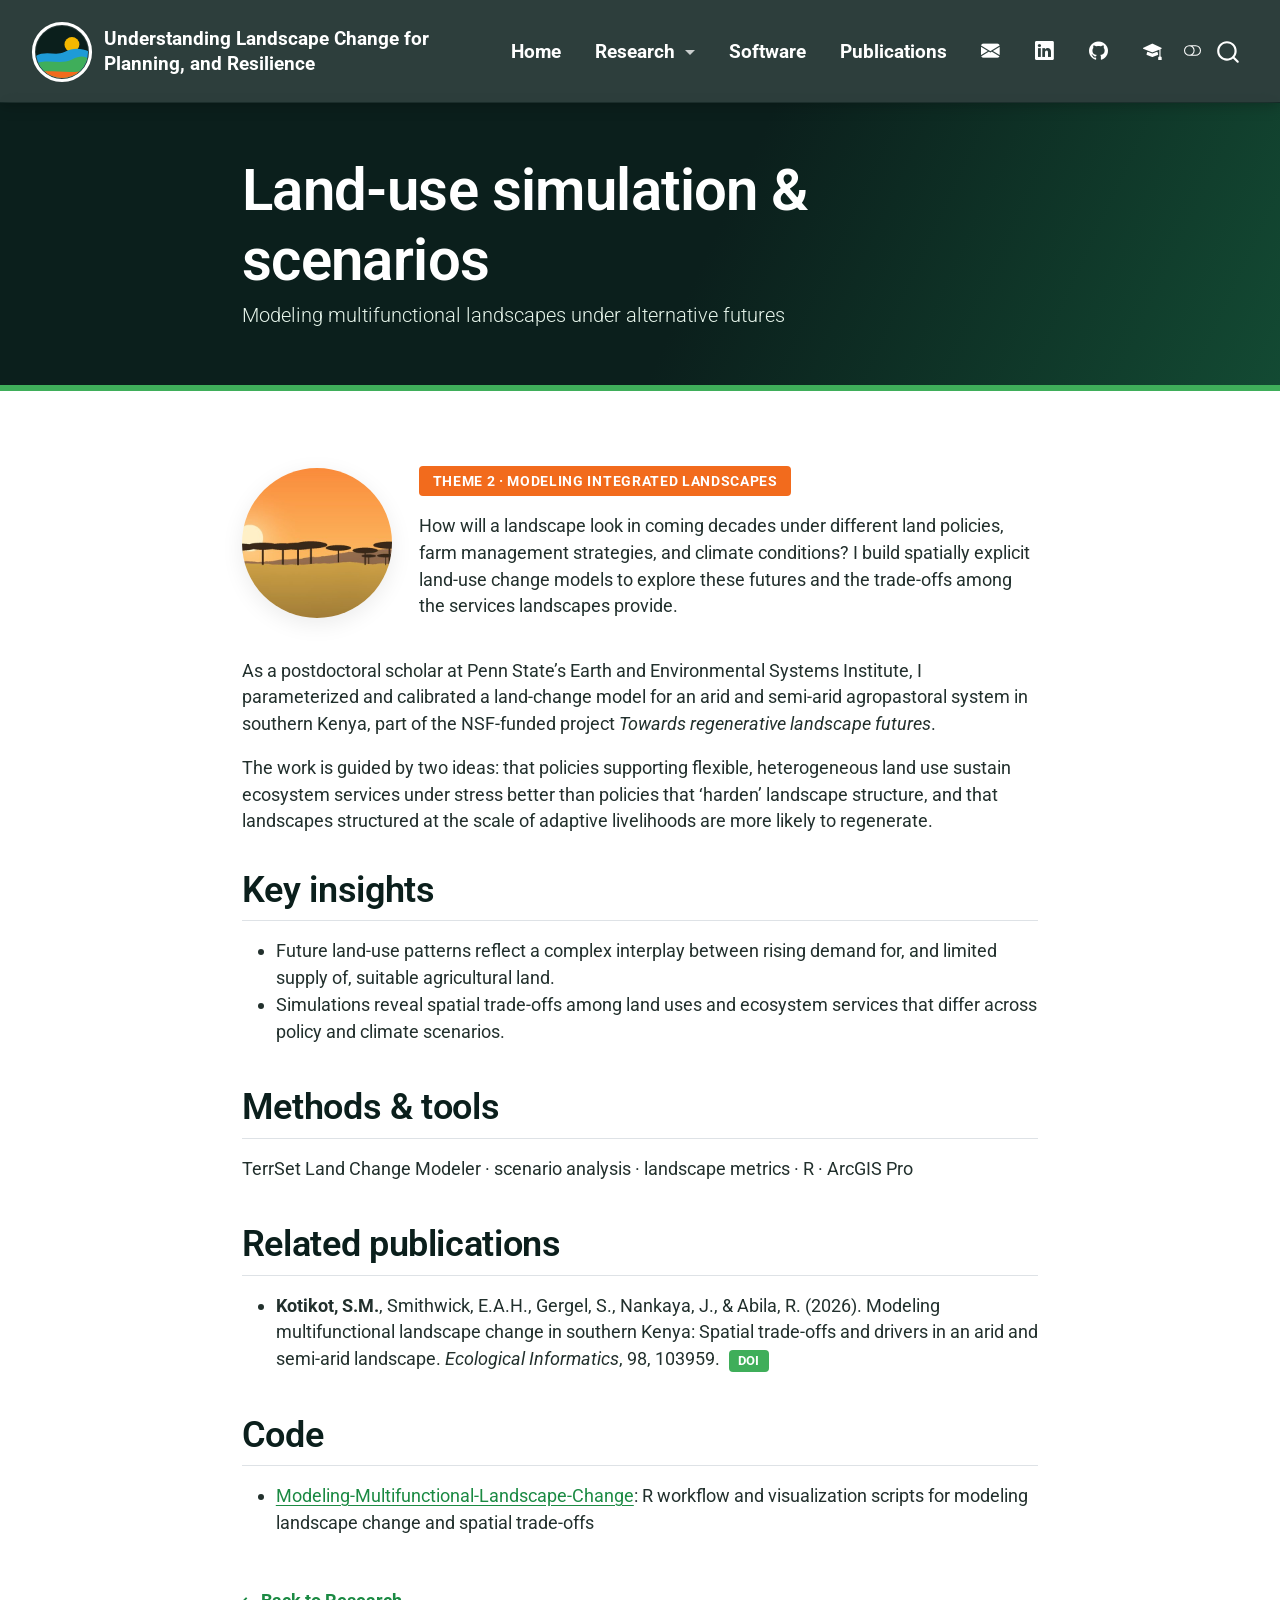
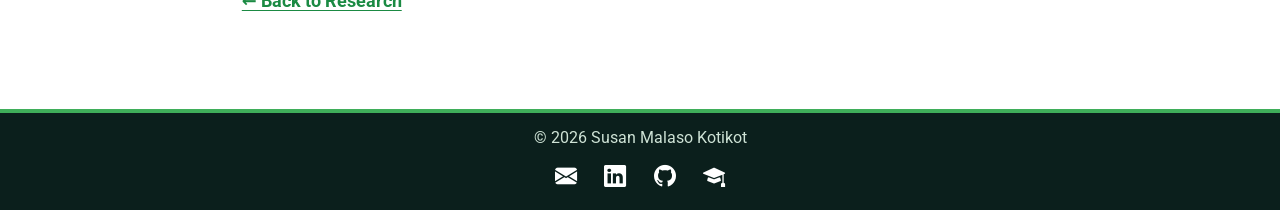
<file: docs/research/scenarios.html>
<!DOCTYPE html>
<html xmlns="http://www.w3.org/1999/xhtml" lang="en" xml:lang="en"><head>

<meta charset="utf-8">
<meta name="generator" content="quarto-1.10.18">

<meta name="viewport" content="width=device-width, initial-scale=1.0, user-scalable=yes">


<title>Land-use simulation &amp; scenarios – Susan M. Kotikot</title>
<style>
/* Default styles provided by pandoc.
** See https://pandoc.org/MANUAL.html#variables-for-html for config info.
*/
span.smallcaps{font-variant: small-caps;}
div.columns{display: flex; gap: 1.5em;}
div.column{flex: auto;}
@media screen {
div.columns{gap: min(4vw, 1.5em);}
div.column{overflow-x: auto;}
}
div.hanging-indent{margin-left: 1.5em; text-indent: -1.5em;}
ul.task-list{list-style: none;}
ul.task-list li input[type="checkbox"] {
  width: 0.8em;
  margin: 0 0.8em 0.2em -1em; /* quarto-specific, see https://github.com/quarto-dev/quarto-cli/issues/4556 */ 
  vertical-align: middle;
}
</style>


<script src="../site_libs/quarto-nav/quarto-nav.js"></script>
<script src="../site_libs/quarto-nav/headroom.min.js"></script>
<script src="../site_libs/clipboard/clipboard.min.js"></script>
<script src="../site_libs/quarto-search/autocomplete.umd.js"></script>
<script src="../site_libs/quarto-search/fuse.min.js"></script>
<script src="../site_libs/quarto-search/quarto-search.js"></script>
<meta name="quarto:offset" content="../">
<link href="../images/favicon.svg" rel="icon" type="image/svg+xml">
<script src="../site_libs/quarto-html/quarto.js" type="module"></script>
<script src="../site_libs/quarto-html/tabsets/tabsets.js" type="module"></script>
<script src="../site_libs/quarto-html/popper.min.js"></script>
<script src="../site_libs/quarto-html/tippy.umd.min.js"></script>
<script src="../site_libs/quarto-html/anchor.min.js"></script>
<link href="../site_libs/quarto-html/tippy.css" rel="stylesheet">
<link href="../site_libs/quarto-html/quarto-syntax-highlighting-64a204ab8560d761af7679ceaba22944.css" rel="stylesheet" class="quarto-color-scheme" id="quarto-text-highlighting-styles">
<link href="../site_libs/quarto-html/quarto-syntax-highlighting-dark-b85bc7c33db8c58e0ec93c3465666fed.css" rel="stylesheet" class="quarto-color-scheme quarto-color-alternate" id="quarto-text-highlighting-styles">
<link href="../site_libs/quarto-html/quarto-syntax-highlighting-64a204ab8560d761af7679ceaba22944.css" rel="stylesheet" class="quarto-color-scheme-extra" id="quarto-text-highlighting-styles">
<script src="../site_libs/bootstrap/bootstrap.min.js"></script>
<link href="../site_libs/bootstrap/bootstrap-icons.css" rel="stylesheet">
<link href="../site_libs/bootstrap/bootstrap-555fff109348d2eba875f14f81e5dd2b.min.css" rel="stylesheet" append-hash="true" class="quarto-color-scheme" id="quarto-bootstrap" data-mode="light">
<link href="../site_libs/bootstrap/bootstrap-dark-d1395a1a0c7d1c39ba06f01dce3caa5e.min.css" rel="stylesheet" append-hash="true" class="quarto-color-scheme quarto-color-alternate" id="quarto-bootstrap" data-mode="dark">
<link href="../site_libs/bootstrap/bootstrap-555fff109348d2eba875f14f81e5dd2b.min.css" rel="stylesheet" append-hash="true" class="quarto-color-scheme-extra" id="quarto-bootstrap" data-mode="light">
<script id="quarto-search-options" type="application/json">{
  "location": "navbar",
  "copy-button": false,
  "collapse-after": 3,
  "panel-placement": "end",
  "type": "overlay",
  "limit": 50,
  "keyboard-shortcut": [
    "f",
    "/",
    "s"
  ],
  "show-item-context": false,
  "language": {
    "search-no-results-text": "No results",
    "search-matching-documents-text": "matching documents",
    "search-copy-link-title": "Copy link to search",
    "search-hide-matches-text": "Hide additional matches",
    "search-more-match-text": "more match in this document",
    "search-more-matches-text": "more matches in this document",
    "search-clear-button-title": "Clear",
    "search-text-placeholder": "",
    "search-detached-cancel-button-title": "Cancel",
    "search-submit-button-title": "Submit",
    "search-label": "Search"
  }
}</script>
<style>html{ scroll-behavior: smooth; }</style>


</head>

<body class="nav-fixed fullcontent quarto-light"><script id="quarto-html-before-body" type="application/javascript">
    const toggleBodyColorMode = (bsSheetEl) => {
      const mode = bsSheetEl.getAttribute("data-mode");
      const bodyEl = window.document.querySelector("body");
      if (mode === "dark") {
        bodyEl.classList.add("quarto-dark");
        bodyEl.classList.remove("quarto-light");
      } else {
        bodyEl.classList.add("quarto-light");
        bodyEl.classList.remove("quarto-dark");
      }
    }
    const toggleBodyColorPrimary = () => {
      const bsSheetEl = window.document.querySelector("link#quarto-bootstrap:not([rel=disabled-stylesheet])");
      if (bsSheetEl) {
        toggleBodyColorMode(bsSheetEl);
      }
    }
    const setColorSchemeToggle = (alternate) => {
      const toggles = window.document.querySelectorAll('.quarto-color-scheme-toggle');
      for (let i=0; i < toggles.length; i++) {
        const toggle = toggles[i];
        if (toggle) {
          if (alternate) {
            toggle.classList.add("alternate");
          } else {
            toggle.classList.remove("alternate");
          }
        }
      }
    };
    const toggleColorMode = (alternate) => {
      // Switch the stylesheets
      const primaryStylesheets = window.document.querySelectorAll('link.quarto-color-scheme:not(.quarto-color-alternate)');
      const alternateStylesheets = window.document.querySelectorAll('link.quarto-color-scheme.quarto-color-alternate');
      manageTransitions('#quarto-margin-sidebar .nav-link', false);
      if (alternate) {
        // note: dark is layered on light, we don't disable primary!
        enableStylesheet(alternateStylesheets);
        for (const sheetNode of alternateStylesheets) {
          if (sheetNode.id === "quarto-bootstrap") {
            toggleBodyColorMode(sheetNode);
          }
        }
      } else {
        disableStylesheet(alternateStylesheets);
        enableStylesheet(primaryStylesheets)
        toggleBodyColorPrimary();
      }
      manageTransitions('#quarto-margin-sidebar .nav-link', true);
      // Switch the toggles
      setColorSchemeToggle(alternate)
      // Hack to workaround the fact that safari doesn't
      // properly recolor the scrollbar when toggling (#1455)
      if (navigator.userAgent.indexOf('Safari') > 0 && navigator.userAgent.indexOf('Chrome') == -1) {
        manageTransitions("body", false);
        window.scrollTo(0, 1);
        setTimeout(() => {
          window.scrollTo(0, 0);
          manageTransitions("body", true);
        }, 40);
      }
    }
    const disableStylesheet = (stylesheets) => {
      for (let i=0; i < stylesheets.length; i++) {
        const stylesheet = stylesheets[i];
        stylesheet.rel = 'disabled-stylesheet';
      }
    }
    const enableStylesheet = (stylesheets) => {
      for (let i=0; i < stylesheets.length; i++) {
        const stylesheet = stylesheets[i];
        if(stylesheet.rel !== 'stylesheet') { // for Chrome, which will still FOUC without this check
          stylesheet.rel = 'stylesheet';
        }
      }
    }
    const manageTransitions = (selector, allowTransitions) => {
      const els = window.document.querySelectorAll(selector);
      for (let i=0; i < els.length; i++) {
        const el = els[i];
        if (allowTransitions) {
          el.classList.remove('notransition');
        } else {
          el.classList.add('notransition');
        }
      }
    }
    const isFileUrl = () => {
      return window.location.protocol === 'file:';
    }
    const hasAlternateSentinel = () => {
      let styleSentinel = getColorSchemeSentinel();
      if (styleSentinel !== null) {
        return styleSentinel === "alternate";
      } else {
        return false;
      }
    }
    const setStyleSentinel = (alternate) => {
      const value = alternate ? "alternate" : "default";
      if (!isFileUrl()) {
        window.localStorage.setItem("quarto-color-scheme", value);
      } else {
        localAlternateSentinel = value;
      }
    }
    const getColorSchemeSentinel = () => {
      if (!isFileUrl()) {
        const storageValue = window.localStorage.getItem("quarto-color-scheme");
        return storageValue != null ? storageValue : localAlternateSentinel;
      } else {
        return localAlternateSentinel;
      }
    }
    const toggleGiscusIfUsed = (isAlternate, darkModeDefault) => {
      const baseTheme = document.querySelector('#giscus-base-theme')?.value ?? 'light';
      const alternateTheme = document.querySelector('#giscus-alt-theme')?.value ?? 'dark';
      let newTheme = '';
      if(authorPrefersDark) {
        newTheme = isAlternate ? baseTheme : alternateTheme;
      } else {
        newTheme = isAlternate ? alternateTheme : baseTheme;
      }
      const changeGiscusTheme = () => {
        // From: https://github.com/giscus/giscus/issues/336
        const sendMessage = (message) => {
          const iframe = document.querySelector('iframe.giscus-frame');
          if (!iframe) return;
          iframe.contentWindow.postMessage({ giscus: message }, 'https://giscus.app');
        }
        sendMessage({
          setConfig: {
            theme: newTheme
          }
        });
      }
      const isGiscussLoaded = window.document.querySelector('iframe.giscus-frame') !== null;
      if (isGiscussLoaded) {
        changeGiscusTheme();
      }
    };
    const authorPrefersDark = false;
    const queryPrefersDark = window.matchMedia('(prefers-color-scheme: dark)');
    const darkModeDefault = queryPrefersDark.matches;
      document.querySelector('link#quarto-text-highlighting-styles.quarto-color-scheme-extra').rel = 'disabled-stylesheet';
      document.querySelector('link#quarto-bootstrap.quarto-color-scheme-extra').rel = 'disabled-stylesheet';
    let localAlternateSentinel = darkModeDefault ? 'alternate' : 'default';
    // Dark / light mode switch
    window.quartoToggleColorScheme = () => {
      // Read the current dark / light value
      let toAlternate = !hasAlternateSentinel();
      toggleColorMode(toAlternate);
      setStyleSentinel(toAlternate);
      toggleGiscusIfUsed(toAlternate, darkModeDefault);
      window.dispatchEvent(new Event('resize'));
    };
    queryPrefersDark.addEventListener("change", e => {
      if(window.localStorage.getItem("quarto-color-scheme") !== null)
        return;
      const alternate = e.matches
      toggleColorMode(alternate);
      localAlternateSentinel = e.matches ? 'alternate' : 'default'; // this is used alongside local storage!
      toggleGiscusIfUsed(alternate, darkModeDefault);
    });
    // Switch to dark mode if need be
    if (hasAlternateSentinel()) {
      toggleColorMode(true);
    } else {
      toggleColorMode(false);
    }
  </script>

<div id="quarto-search-results"></div>
  <header id="quarto-header" class="headroom fixed-top quarto-banner">
    <nav class="navbar navbar-expand-lg " data-bs-theme="dark">
      <div class="navbar-container container-fluid">
      <div class="navbar-brand-container mx-auto">
    <a href="../index.html" class="navbar-brand navbar-brand-logo">
    <img src="../images/logo.svg" alt="Susan M. Kotikot logo" class="navbar-logo light-content">
    <img src="../images/logo.svg" alt="Susan M. Kotikot logo" class="navbar-logo dark-content">
    </a>
    <a class="navbar-brand" href="../index.html">
    <span class="navbar-title">Understanding Landscape Change for Planning, and Resilience</span>
    </a>
  </div>
            <div id="quarto-search" class="" title="Search"></div>
          <button class="navbar-toggler" type="button" data-bs-toggle="collapse" data-bs-target="#navbarCollapse" aria-controls="navbarCollapse" role="menu" aria-expanded="false" aria-label="Toggle navigation" onclick="if (window.quartoToggleHeadroom) { window.quartoToggleHeadroom(); }">
  <span class="navbar-toggler-icon"></span>
</button>
          <div class="collapse navbar-collapse" id="navbarCollapse">
            <ul class="navbar-nav navbar-nav-scroll me-auto">
  <li class="nav-item">
    <a class="nav-link" href="../index.html"> 
<span class="menu-text">Home</span></a>
  </li>  
  <li class="nav-item dropdown ">
    <a class="nav-link dropdown-toggle" href="#" id="nav-menu-research" role="link" data-bs-toggle="dropdown" aria-expanded="false">
 <span class="menu-text">Research</span>
    </a>
    <ul class="dropdown-menu" aria-labelledby="nav-menu-research">    
        <li>
    <a class="dropdown-item" href="../research.html">
 <span class="dropdown-text">All research themes</span></a>
  </li>  
        <li><hr class="dropdown-divider"></li>
        <li>
    <a class="dropdown-item" href="../research.html#mapping-spatiotemporal-patterns-of-dynamic-landscapes">
 <span class="dropdown-text">Mapping dynamic landscapes</span></a>
  </li>  
        <li>
    <a class="dropdown-item" href="../research.html#modeling-integrated-landscapes-for-social-ecological-resilience">
 <span class="dropdown-text">Modeling integrated landscapes</span></a>
  </li>  
        <li>
    <a class="dropdown-item" href="../research.html#transdisciplinary-research-for-landscape-management">
 <span class="dropdown-text">Research for landscape management</span></a>
  </li>  
    </ul>
  </li>
  <li class="nav-item">
    <a class="nav-link" href="../software.html"> 
<span class="menu-text">Software</span></a>
  </li>  
  <li class="nav-item">
    <a class="nav-link" href="../publications.html"> 
<span class="menu-text">Publications</span></a>
  </li>  
</ul>
            <ul class="navbar-nav navbar-nav-scroll ms-auto">
  <li class="nav-item compact">
    <a class="nav-link" href="mailto:susan.kotikot@uconn.edu"> <i class="bi bi-envelope-fill" role="img" aria-label="Email">
</i> 
<span class="menu-text"></span></a>
  </li>  
  <li class="nav-item compact">
    <a class="nav-link" href="https://www.linkedin.com/in/susankotikot"> <i class="bi bi-linkedin" role="img" aria-label="LinkedIn">
</i> 
<span class="menu-text"></span></a>
  </li>  
  <li class="nav-item compact">
    <a class="nav-link" href="https://github.com/skotikot"> <i class="bi bi-github" role="img" aria-label="GitHub">
</i> 
<span class="menu-text"></span></a>
  </li>  
  <li class="nav-item compact">
    <a class="nav-link" href="https://scholar.google.com/citations?user=GiHpEEsAAAAJ&amp;hl=en"> <i class="bi bi-mortarboard-fill" role="img" aria-label="Google Scholar">
</i> 
<span class="menu-text"></span></a>
  </li>  
</ul>
          </div> <!-- /navcollapse -->
            <div class="quarto-navbar-tools">
  <a href="" class="quarto-color-scheme-toggle quarto-navigation-tool  px-1" onclick="window.quartoToggleColorScheme(); return false;" title="Toggle dark mode"><i class="bi"></i></a>
</div>
      </div> <!-- /container-fluid -->
    </nav>
</header>
<!-- content -->
<header id="title-block-header" class="quarto-title-block default page-columns page-full">
  <div class="quarto-title-banner page-columns page-full">
    <div class="quarto-title column-body">
      <h1 class="title">Land-use simulation &amp; scenarios</h1>
            <p class="subtitle lead">Modeling multifunctional landscapes under alternative futures</p>
                      </div>
  </div>
    
  
  <div class="quarto-title-meta">

      
    
      
    </div>
    
  
  </header><div id="quarto-content" class="quarto-container page-columns page-rows-contents page-layout-article page-navbar">
<!-- sidebar -->
<!-- margin-sidebar -->
    
<!-- main -->
<main class="content quarto-banner-title-block" id="quarto-document-content">






<div class="topic-banner">
<p><img src="../images/placeholders/card-savanna.jpg" alt="Land-use simulation &amp; scenarios"></p>
<div>
<p><span class="theme-tag tag-2">Theme 2 · Modeling integrated landscapes</span></p>
<p>How will a landscape look in coming decades under different land policies, farm management strategies, and climate conditions? I build spatially explicit land-use change models to explore these futures and the trade-offs among the services landscapes provide.</p>
</div>
</div>
<p>As a postdoctoral scholar at Penn State’s Earth and Environmental Systems Institute, I parameterized and calibrated a land-change model for an arid and semi-arid agropastoral system in southern Kenya, part of the NSF-funded project <em>Towards regenerative landscape futures</em>.</p>
<p>The work is guided by two ideas: that policies supporting flexible, heterogeneous land use sustain ecosystem services under stress better than policies that ‘harden’ landscape structure, and that landscapes structured at the scale of adaptive livelihoods are more likely to regenerate.</p>
<section id="key-insights" class="level2">
<h2 class="anchored" data-anchor-id="key-insights">Key insights</h2>
<ul>
<li>Future land-use patterns reflect a complex interplay between rising demand for, and limited supply of, suitable agricultural land.</li>
<li>Simulations reveal spatial trade-offs among land uses and ecosystem services that differ across policy and climate scenarios.</li>
</ul>
</section>
<section id="methods-tools" class="level2">
<h2 class="anchored" data-anchor-id="methods-tools">Methods &amp; tools</h2>
<p>TerrSet Land Change Modeler · scenario analysis · landscape metrics · R · ArcGIS Pro</p>
</section>
<section id="related-publications" class="level2">
<h2 class="anchored" data-anchor-id="related-publications">Related publications</h2>
<ul>
<li><strong>Kotikot, S.M.</strong>, Smithwick, E.A.H., Gergel, S., Nankaya, J., &amp; Abila, R. (2026). Modeling multifunctional landscape change in southern Kenya: Spatial trade-offs and drivers in an arid and semi-arid landscape. <em>Ecological Informatics</em>, 98, 103959. <a href="https://doi.org/10.1016/j.ecoinf.2026.103959" class="badge-doi">DOI</a></li>
</ul>
</section>
<section id="code" class="level2">
<h2 class="anchored" data-anchor-id="code">Code</h2>
<ul>
<li><a href="https://github.com/skotikot/Modeling-Multifunctional-Landscape-Change">Modeling-Multifunctional-Landscape-Change</a>: R workflow and visualization scripts for modeling landscape change and spatial trade-offs</li>
</ul>
<p><a href="../research.html" class="back-link">← Back to Research</a></p>


</section>

</main> <!-- /main -->
<script id="quarto-html-after-body" type="application/javascript">
  window.document.addEventListener("DOMContentLoaded", function (event) {
    // Ensure there is a toggle, if there isn't float one in the top right
    if (window.document.querySelector('.quarto-color-scheme-toggle') === null) {
      const a = window.document.createElement('a');
      a.classList.add('top-right');
      a.classList.add('quarto-color-scheme-toggle');
      a.href = "";
      a.onclick = function() { try { window.quartoToggleColorScheme(); } catch {} return false; };
      const i = window.document.createElement("i");
      i.classList.add('bi');
      a.appendChild(i);
      window.document.body.appendChild(a);
    }
    setColorSchemeToggle(hasAlternateSentinel())
    const icon = "";
    const anchorJS = new window.AnchorJS();
    anchorJS.options = {
      placement: 'right',
      icon: icon
    };
    anchorJS.add('.anchored');
    const isCodeAnnotation = (el) => {
      for (const clz of el.classList) {
        if (clz.startsWith('code-annotation-')) {                     
          return true;
        }
      }
      return false;
    }
    const onCopySuccess = function(e) {
      // button target
      const button = e.trigger;
      // don't keep focus
      button.blur();
      // flash "checked"
      button.classList.add('code-copy-button-checked');
      var currentTitle = button.getAttribute("title");
      button.setAttribute("title", "Copied!");
      let tooltip;
      if (window.bootstrap) {
        button.setAttribute("data-bs-toggle", "tooltip");
        button.setAttribute("data-bs-placement", "left");
        button.setAttribute("data-bs-title", "Copied!");
        tooltip = new bootstrap.Tooltip(button, 
          { trigger: "manual", 
            customClass: "code-copy-button-tooltip",
            offset: [0, -8]});
        tooltip.show();    
      }
      setTimeout(function() {
        if (tooltip) {
          tooltip.hide();
          button.removeAttribute("data-bs-title");
          button.removeAttribute("data-bs-toggle");
          button.removeAttribute("data-bs-placement");
        }
        button.setAttribute("title", currentTitle);
        button.classList.remove('code-copy-button-checked');
      }, 1000);
      // clear code selection
      e.clearSelection();
    }
    const getTextToCopy = function(trigger) {
      const outerScaffold = trigger.parentElement.cloneNode(true);
      const codeEl = outerScaffold.querySelector('code');
      for (const childEl of codeEl.children) {
        if (isCodeAnnotation(childEl)) {
          childEl.remove();
        }
      }
      return codeEl.innerText;
    }
    const clipboard = new window.ClipboardJS('.code-copy-button:not([data-in-quarto-modal])', {
      text: getTextToCopy
    });
    clipboard.on('success', onCopySuccess);
    if (window.document.getElementById('quarto-embedded-source-code-modal')) {
      const clipboardModal = new window.ClipboardJS('.code-copy-button[data-in-quarto-modal]', {
        text: getTextToCopy,
        container: window.document.getElementById('quarto-embedded-source-code-modal')
      });
      clipboardModal.on('success', onCopySuccess);
    }
      var localhostRegex = new RegExp(/^(?:http|https):\/\/localhost\:?[0-9]*\//);
      var mailtoRegex = new RegExp(/^mailto:/);
        var filterRegex = new RegExp('/' + window.location.host + '/');
      var isInternal = (href) => {
          return filterRegex.test(href) || localhostRegex.test(href) || mailtoRegex.test(href);
      }
      // Inspect non-navigation links and adorn them if external
     var links = window.document.querySelectorAll('a[href]:not(.nav-link):not(.navbar-brand):not(.toc-action):not(.sidebar-link):not(.sidebar-item-toggle):not(.pagination-link):not(.no-external):not([aria-hidden]):not(.dropdown-item):not(.quarto-navigation-tool):not(.about-link)');
      for (var i=0; i<links.length; i++) {
        const link = links[i];
        if (!isInternal(link.href)) {
          // undo the damage that might have been done by quarto-nav.js in the case of
          // links that we want to consider external
          if (link.dataset.originalHref !== undefined) {
            link.href = link.dataset.originalHref;
          }
            // target, if specified
            link.setAttribute("target", "_blank");
            if (link.getAttribute("rel") === null) {
              link.setAttribute("rel", "noopener");
            }
        }
      }
    function tippyHover(el, contentFn, onTriggerFn, onUntriggerFn) {
      const config = {
        allowHTML: true,
        maxWidth: 500,
        delay: 100,
        arrow: false,
        appendTo: function(el) {
            return el.parentElement;
        },
        interactive: true,
        interactiveBorder: 10,
        theme: 'quarto',
        placement: 'bottom-start',
      };
      if (contentFn) {
        config.content = contentFn;
      }
      if (onTriggerFn) {
        config.onTrigger = onTriggerFn;
      }
      if (onUntriggerFn) {
        config.onUntrigger = onUntriggerFn;
      }
      window.tippy(el, config); 
    }
    const noterefs = window.document.querySelectorAll('a[role="doc-noteref"]');
    for (var i=0; i<noterefs.length; i++) {
      const ref = noterefs[i];
      tippyHover(ref, function() {
        // use id or data attribute instead here
        let href = ref.getAttribute('data-footnote-href') || ref.getAttribute('href');
        try { href = new URL(href).hash; } catch {}
        const id = href.replace(/^#\/?/, "");
        const note = window.document.getElementById(id);
        if (note) {
          return note.innerHTML;
        } else {
          return "";
        }
      });
    }
    const xrefs = window.document.querySelectorAll('a.quarto-xref');
    const processXRef = (id, note) => {
      // Strip column container classes
      const stripColumnClz = (el) => {
        el.classList.remove("page-full", "page-columns");
        if (el.children) {
          for (const child of el.children) {
            stripColumnClz(child);
          }
        }
      }
      stripColumnClz(note)
      if (id === null || id.startsWith('sec-')) {
        // Special case sections, only their first couple elements
        const container = document.createElement("div");
        if (note.children && note.children.length > 2) {
          container.appendChild(note.children[0].cloneNode(true));
          for (let i = 1; i < note.children.length; i++) {
            const child = note.children[i];
            if (child.tagName === "P" && child.innerText === "") {
              continue;
            } else {
              container.appendChild(child.cloneNode(true));
              break;
            }
          }
          if (window.Quarto?.typesetMath) {
            window.Quarto.typesetMath(container);
          }
          return container.innerHTML
        } else {
          if (window.Quarto?.typesetMath) {
            window.Quarto.typesetMath(note);
          }
          return note.innerHTML;
        }
      } else {
        // Remove any anchor links if they are present
        const anchorLink = note.querySelector('a.anchorjs-link');
        if (anchorLink) {
          anchorLink.remove();
        }
        if (window.Quarto?.typesetMath) {
          window.Quarto.typesetMath(note);
        }
        if (note.classList.contains("callout")) {
          return note.outerHTML;
        } else {
          return note.innerHTML;
        }
      }
    }
    for (var i=0; i<xrefs.length; i++) {
      const xref = xrefs[i];
      tippyHover(xref, undefined, function(instance) {
        instance.disable();
        let url = xref.getAttribute('href');
        let hash = undefined; 
        if (url.startsWith('#')) {
          hash = url;
        } else {
          try { hash = new URL(url).hash; } catch {}
        }
        if (hash) {
          const id = hash.replace(/^#\/?/, "");
          const note = window.document.getElementById(id);
          if (note !== null) {
            try {
              const html = processXRef(id, note.cloneNode(true));
              instance.setContent(html);
            } finally {
              instance.enable();
              instance.show();
            }
          } else {
            // See if we can fetch this
            fetch(url.split('#')[0])
            .then(res => res.text())
            .then(html => {
              const parser = new DOMParser();
              const htmlDoc = parser.parseFromString(html, "text/html");
              const note = htmlDoc.getElementById(id);
              if (note !== null) {
                const html = processXRef(id, note);
                instance.setContent(html);
              } 
            }).finally(() => {
              instance.enable();
              instance.show();
            });
          }
        } else {
          // See if we can fetch a full url (with no hash to target)
          // This is a special case and we should probably do some content thinning / targeting
          fetch(url)
          .then(res => res.text())
          .then(html => {
            const parser = new DOMParser();
            const htmlDoc = parser.parseFromString(html, "text/html");
            const note = htmlDoc.querySelector('main.content');
            if (note !== null) {
              // This should only happen for chapter cross references
              // (since there is no id in the URL)
              // remove the first header
              if (note.children.length > 0 && note.children[0].tagName === "HEADER") {
                note.children[0].remove();
              }
              const html = processXRef(null, note);
              instance.setContent(html);
            } 
          }).finally(() => {
            instance.enable();
            instance.show();
          });
        }
      }, function(instance) {
      });
    }
        let selectedAnnoteEl;
        const selectorForAnnotation = ( cell, annotation) => {
          let cellAttr = 'data-code-cell="' + cell + '"';
          let lineAttr = 'data-code-annotation="' +  annotation + '"';
          const selector = 'span[' + cellAttr + '][' + lineAttr + ']';
          return selector;
        }
        const selectCodeLines = (annoteEl) => {
          const doc = window.document;
          const targetCell = annoteEl.getAttribute("data-target-cell");
          const targetAnnotation = annoteEl.getAttribute("data-target-annotation");
          const annoteSpan = window.document.querySelector(selectorForAnnotation(targetCell, targetAnnotation));
          const lines = annoteSpan.getAttribute("data-code-lines").split(",");
          const lineIds = lines.map((line) => {
            return targetCell + "-" + line;
          })
          let top = null;
          let height = null;
          let parent = null;
          if (lineIds.length > 0) {
              //compute the position of the single el (top and bottom and make a div)
              const el = window.document.getElementById(lineIds[0]);
              top = el.offsetTop;
              height = el.offsetHeight;
              parent = el.parentElement.parentElement;
            if (lineIds.length > 1) {
              const lastEl = window.document.getElementById(lineIds[lineIds.length - 1]);
              const bottom = lastEl.offsetTop + lastEl.offsetHeight;
              height = bottom - top;
            }
            if (top !== null && height !== null && parent !== null) {
              // cook up a div (if necessary) and position it 
              let div = window.document.getElementById("code-annotation-line-highlight");
              if (div === null) {
                div = window.document.createElement("div");
                div.setAttribute("id", "code-annotation-line-highlight");
                div.style.position = 'absolute';
                parent.appendChild(div);
              }
              div.style.top = top - 2 + "px";
              div.style.height = height + 4 + "px";
              div.style.left = 0;
              let gutterDiv = window.document.getElementById("code-annotation-line-highlight-gutter");
              if (gutterDiv === null) {
                gutterDiv = window.document.createElement("div");
                gutterDiv.setAttribute("id", "code-annotation-line-highlight-gutter");
                gutterDiv.style.position = 'absolute';
                const codeCell = window.document.getElementById(targetCell);
                const gutter = codeCell.querySelector('.code-annotation-gutter');
                gutter.appendChild(gutterDiv);
              }
              gutterDiv.style.top = top - 2 + "px";
              gutterDiv.style.height = height + 4 + "px";
            }
            selectedAnnoteEl = annoteEl;
          }
        };
        const unselectCodeLines = () => {
          const elementsIds = ["code-annotation-line-highlight", "code-annotation-line-highlight-gutter"];
          elementsIds.forEach((elId) => {
            const div = window.document.getElementById(elId);
            if (div) {
              div.remove();
            }
          });
          selectedAnnoteEl = undefined;
        };
          // Handle positioning of the toggle
      window.addEventListener(
        "resize",
        throttle(() => {
          elRect = undefined;
          if (selectedAnnoteEl) {
            selectCodeLines(selectedAnnoteEl);
          }
        }, 10)
      );
      function throttle(fn, ms) {
      let throttle = false;
      let timer;
        return (...args) => {
          if(!throttle) { // first call gets through
              fn.apply(this, args);
              throttle = true;
          } else { // all the others get throttled
              if(timer) clearTimeout(timer); // cancel #2
              timer = setTimeout(() => {
                fn.apply(this, args);
                timer = throttle = false;
              }, ms);
          }
        };
      }
        // Attach click handler to the DT
        const annoteDls = window.document.querySelectorAll('dt[data-target-cell]');
        for (const annoteDlNode of annoteDls) {
          annoteDlNode.addEventListener('click', (event) => {
            const clickedEl = event.target;
            if (clickedEl !== selectedAnnoteEl) {
              unselectCodeLines();
              const activeEl = window.document.querySelector('dt[data-target-cell].code-annotation-active');
              if (activeEl) {
                activeEl.classList.remove('code-annotation-active');
              }
              selectCodeLines(clickedEl);
              clickedEl.classList.add('code-annotation-active');
            } else {
              // Unselect the line
              unselectCodeLines();
              clickedEl.classList.remove('code-annotation-active');
            }
          });
        }
    const findCites = (el) => {
      const parentEl = el.parentElement;
      if (parentEl) {
        const cites = parentEl.dataset.cites;
        if (cites) {
          return {
            el,
            cites: cites.split(' ')
          };
        } else {
          return findCites(el.parentElement)
        }
      } else {
        return undefined;
      }
    };
    var bibliorefs = window.document.querySelectorAll('a[role="doc-biblioref"]');
    for (var i=0; i<bibliorefs.length; i++) {
      const ref = bibliorefs[i];
      const citeInfo = findCites(ref);
      if (citeInfo) {
        tippyHover(citeInfo.el, function() {
          var popup = window.document.createElement('div');
          citeInfo.cites.forEach(function(cite) {
            var citeDiv = window.document.createElement('div');
            citeDiv.classList.add('hanging-indent');
            citeDiv.classList.add('csl-entry');
            var biblioDiv = window.document.getElementById('ref-' + cite);
            if (biblioDiv) {
              citeDiv.innerHTML = biblioDiv.innerHTML;
            }
            popup.appendChild(citeDiv);
          });
          return popup.innerHTML;
        });
      }
    }
  });
  </script>
</div> <!-- /content -->
<footer class="footer">
  <div class="nav-footer">
    <div class="nav-footer-left">
      &nbsp;
    </div>   
    <div class="nav-footer-center">
      <ul class="footer-items list-unstyled">
    <li class="nav-item">
 © 2026 Susan Malaso Kotikot
  </li>  
    <li class="nav-item compact">
    <a class="nav-link" href="mailto:susan.kotikot@uconn.edu">
      <i class="bi bi-envelope-fill" role="img" aria-label="Email">
</i> 
    </a>
  </li>  
    <li class="nav-item compact">
    <a class="nav-link" href="https://www.linkedin.com/in/susankotikot">
      <i class="bi bi-linkedin" role="img" aria-label="LinkedIn">
</i> 
    </a>
  </li>  
    <li class="nav-item compact">
    <a class="nav-link" href="https://github.com/skotikot">
      <i class="bi bi-github" role="img" aria-label="GitHub">
</i> 
    </a>
  </li>  
    <li class="nav-item compact">
    <a class="nav-link" href="https://scholar.google.com/citations?user=GiHpEEsAAAAJ&amp;hl=en">
      <i class="bi bi-mortarboard-fill" role="img" aria-label="Google Scholar">
</i> 
    </a>
  </li>  
</ul>
    </div>
    <div class="nav-footer-right">
      &nbsp;
    </div>
  </div>
</footer>




<script src="../site_libs/quarto-html/zenscroll-min.js"></script>
</body></html>
</file>
<file: docs/site_libs/quarto-html/tippy.css>
.tippy-box[data-animation=fade][data-state=hidden]{opacity:0}[data-tippy-root]{max-width:calc(100vw - 10px)}.tippy-box{position:relative;background-color:#333;color:#fff;border-radius:4px;font-size:14px;line-height:1.4;white-space:normal;outline:0;transition-property:transform,visibility,opacity}.tippy-box[data-placement^=top]>.tippy-arrow{bottom:0}.tippy-box[data-placement^=top]>.tippy-arrow:before{bottom:-7px;left:0;border-width:8px 8px 0;border-top-color:initial;transform-origin:center top}.tippy-box[data-placement^=bottom]>.tippy-arrow{top:0}.tippy-box[data-placement^=bottom]>.tippy-arrow:before{top:-7px;left:0;border-width:0 8px 8px;border-bottom-color:initial;transform-origin:center bottom}.tippy-box[data-placement^=left]>.tippy-arrow{right:0}.tippy-box[data-placement^=left]>.tippy-arrow:before{border-width:8px 0 8px 8px;border-left-color:initial;right:-7px;transform-origin:center left}.tippy-box[data-placement^=right]>.tippy-arrow{left:0}.tippy-box[data-placement^=right]>.tippy-arrow:before{left:-7px;border-width:8px 8px 8px 0;border-right-color:initial;transform-origin:center right}.tippy-box[data-inertia][data-state=visible]{transition-timing-function:cubic-bezier(.54,1.5,.38,1.11)}.tippy-arrow{width:16px;height:16px;color:#333}.tippy-arrow:before{content:"";position:absolute;border-color:transparent;border-style:solid}.tippy-content{position:relative;padding:5px 9px;z-index:1}
</file>
<file: docs/site_libs/quarto-html/quarto-syntax-highlighting-64a204ab8560d761af7679ceaba22944.css>
/* quarto syntax highlight colors */
:root {
  --quarto-hl-ot-color: #003B4F;
  --quarto-hl-at-color: #657422;
  --quarto-hl-ss-color: #20794D;
  --quarto-hl-an-color: #5E5E5E;
  --quarto-hl-fu-color: #4758AB;
  --quarto-hl-st-color: #20794D;
  --quarto-hl-cf-color: #003B4F;
  --quarto-hl-op-color: #5E5E5E;
  --quarto-hl-er-color: #AD0000;
  --quarto-hl-bn-color: #AD0000;
  --quarto-hl-al-color: #AD0000;
  --quarto-hl-va-color: #111111;
  --quarto-hl-bu-color: inherit;
  --quarto-hl-ex-color: inherit;
  --quarto-hl-pp-color: #AD0000;
  --quarto-hl-in-color: #5E5E5E;
  --quarto-hl-vs-color: #20794D;
  --quarto-hl-wa-color: #5E5E5E;
  --quarto-hl-do-color: #5E5E5E;
  --quarto-hl-im-color: #00769E;
  --quarto-hl-ch-color: #20794D;
  --quarto-hl-dt-color: #AD0000;
  --quarto-hl-fl-color: #AD0000;
  --quarto-hl-co-color: #5E5E5E;
  --quarto-hl-cv-color: #5E5E5E;
  --quarto-hl-cn-color: #8f5902;
  --quarto-hl-sc-color: #5E5E5E;
  --quarto-hl-dv-color: #AD0000;
  --quarto-hl-kw-color: #003B4F;
}

/* other quarto variables */
:root {
  --quarto-font-monospace: SFMono-Regular, Menlo, Monaco, Consolas, "Liberation Mono", "Courier New", monospace;
}

/* syntax highlight based on Pandoc's rules */
pre > code.sourceCode > span {
  color: #003B4F;
}

code.sourceCode > span {
  color: #003B4F;
}

div.sourceCode,
div.sourceCode pre.sourceCode {
  color: #003B4F;
}

/* Normal */
code span {
  color: #003B4F;
}

/* Alert */
code span.al {
  color: #AD0000;
  font-style: inherit;
}

/* Annotation */
code span.an {
  color: #5E5E5E;
  font-style: inherit;
}

/* Attribute */
code span.at {
  color: #657422;
  font-style: inherit;
}

/* BaseN */
code span.bn {
  color: #AD0000;
  font-style: inherit;
}

/* BuiltIn */
code span.bu {
  font-style: inherit;
}

/* ControlFlow */
code span.cf {
  color: #003B4F;
  font-weight: bold;
  font-style: inherit;
}

/* Char */
code span.ch {
  color: #20794D;
  font-style: inherit;
}

/* Constant */
code span.cn {
  color: #8f5902;
  font-style: inherit;
}

/* Comment */
code span.co {
  color: #5E5E5E;
  font-style: inherit;
}

/* CommentVar */
code span.cv {
  color: #5E5E5E;
  font-style: italic;
}

/* Documentation */
code span.do {
  color: #5E5E5E;
  font-style: italic;
}

/* DataType */
code span.dt {
  color: #AD0000;
  font-style: inherit;
}

/* DecVal */
code span.dv {
  color: #AD0000;
  font-style: inherit;
}

/* Error */
code span.er {
  color: #AD0000;
  font-style: inherit;
}

/* Extension */
code span.ex {
  font-style: inherit;
}

/* Float */
code span.fl {
  color: #AD0000;
  font-style: inherit;
}

/* Function */
code span.fu {
  color: #4758AB;
  font-style: inherit;
}

/* Import */
code span.im {
  color: #00769E;
  font-style: inherit;
}

/* Information */
code span.in {
  color: #5E5E5E;
  font-style: inherit;
}

/* Keyword */
code span.kw {
  color: #003B4F;
  font-weight: bold;
  font-style: inherit;
}

/* Operator */
code span.op {
  color: #5E5E5E;
  font-style: inherit;
}

/* Other */
code span.ot {
  color: #003B4F;
  font-style: inherit;
}

/* Preprocessor */
code span.pp {
  color: #AD0000;
  font-style: inherit;
}

/* SpecialChar */
code span.sc {
  color: #5E5E5E;
  font-style: inherit;
}

/* SpecialString */
code span.ss {
  color: #20794D;
  font-style: inherit;
}

/* String */
code span.st {
  color: #20794D;
  font-style: inherit;
}

/* Variable */
code span.va {
  color: #111111;
  font-style: inherit;
}

/* VerbatimString */
code span.vs {
  color: #20794D;
  font-style: inherit;
}

/* Warning */
code span.wa {
  color: #5E5E5E;
  font-style: italic;
}

.prevent-inlining {
  content: "</";
}

/*# sourceMappingURL=9d8d5bb603a83b8298b89080a598c93b.css.map */
</file>
<file: docs/site_libs/quarto-html/quarto-syntax-highlighting-dark-b85bc7c33db8c58e0ec93c3465666fed.css>
/* quarto syntax highlight colors */
:root {
  --quarto-hl-al-color: #f07178;
  --quarto-hl-an-color: #d4d0ab;
  --quarto-hl-at-color: #00e0e0;
  --quarto-hl-bn-color: #d4d0ab;
  --quarto-hl-bu-color: #abe338;
  --quarto-hl-ch-color: #abe338;
  --quarto-hl-co-color: #f8f8f2;
  --quarto-hl-cv-color: #ffd700;
  --quarto-hl-cn-color: #ffd700;
  --quarto-hl-cf-color: #ffa07a;
  --quarto-hl-dt-color: #ffa07a;
  --quarto-hl-dv-color: #d4d0ab;
  --quarto-hl-do-color: #f8f8f2;
  --quarto-hl-er-color: #f07178;
  --quarto-hl-ex-color: #00e0e0;
  --quarto-hl-fl-color: #d4d0ab;
  --quarto-hl-fu-color: #ffa07a;
  --quarto-hl-im-color: #abe338;
  --quarto-hl-in-color: #d4d0ab;
  --quarto-hl-kw-color: #ffa07a;
  --quarto-hl-op-color: #ffa07a;
  --quarto-hl-ot-color: #00e0e0;
  --quarto-hl-pp-color: #dcc6e0;
  --quarto-hl-re-color: #00e0e0;
  --quarto-hl-sc-color: #abe338;
  --quarto-hl-ss-color: #abe338;
  --quarto-hl-st-color: #abe338;
  --quarto-hl-va-color: #00e0e0;
  --quarto-hl-vs-color: #abe338;
  --quarto-hl-wa-color: #dcc6e0;
}

/* other quarto variables */
:root {
  --quarto-font-monospace: SFMono-Regular, Menlo, Monaco, Consolas, "Liberation Mono", "Courier New", monospace;
}

/* syntax highlight based on Pandoc's rules */
pre > code.sourceCode > span {
  color: #f8f8f2;
}

code.sourceCode > span {
  color: #f8f8f2;
}

div.sourceCode,
div.sourceCode pre.sourceCode {
  color: #f8f8f2;
}

/* Normal */
code span {
  color: #f8f8f2;
}

/* Alert */
code span.al {
  color: #f07178;
}

/* Annotation */
code span.an {
  color: #d4d0ab;
}

/* Attribute */
code span.at {
  color: #00e0e0;
}

/* BaseN */
code span.bn {
  color: #d4d0ab;
}

/* BuiltIn */
code span.bu {
  color: #abe338;
}

/* ControlFlow */
code span.cf {
  font-weight: bold;
  color: #ffa07a;
}

/* Char */
code span.ch {
  color: #abe338;
}

/* Constant */
code span.cn {
  color: #ffd700;
}

/* Comment */
code span.co {
  font-style: italic;
  color: #f8f8f2;
}

/* CommentVar */
code span.cv {
  color: #ffd700;
}

/* Documentation */
code span.do {
  color: #f8f8f2;
}

/* DataType */
code span.dt {
  color: #ffa07a;
}

/* DecVal */
code span.dv {
  color: #d4d0ab;
}

/* Error */
code span.er {
  color: #f07178;
  text-decoration: underline;
}

/* Extension */
code span.ex {
  font-weight: bold;
  color: #00e0e0;
}

/* Float */
code span.fl {
  color: #d4d0ab;
}

/* Function */
code span.fu {
  color: #ffa07a;
}

/* Import */
code span.im {
  color: #abe338;
}

/* Information */
code span.in {
  color: #d4d0ab;
}

/* Keyword */
code span.kw {
  font-weight: bold;
  color: #ffa07a;
}

/* Operator */
code span.op {
  color: #ffa07a;
}

/* Other */
code span.ot {
  color: #00e0e0;
}

/* Preprocessor */
code span.pp {
  color: #dcc6e0;
}

/* RegionMarker */
code span.re {
  background-color: #f8f8f2;
  color: #00e0e0;
}

/* SpecialChar */
code span.sc {
  color: #abe338;
}

/* SpecialString */
code span.ss {
  color: #abe338;
}

/* String */
code span.st {
  color: #abe338;
}

/* Variable */
code span.va {
  color: #00e0e0;
}

/* VerbatimString */
code span.vs {
  color: #abe338;
}

/* Warning */
code span.wa {
  color: #dcc6e0;
}

.prevent-inlining {
  content: "</";
}

/*# sourceMappingURL=4ed8f1090dec6531da29ab00902aa718.css.map */
</file>
